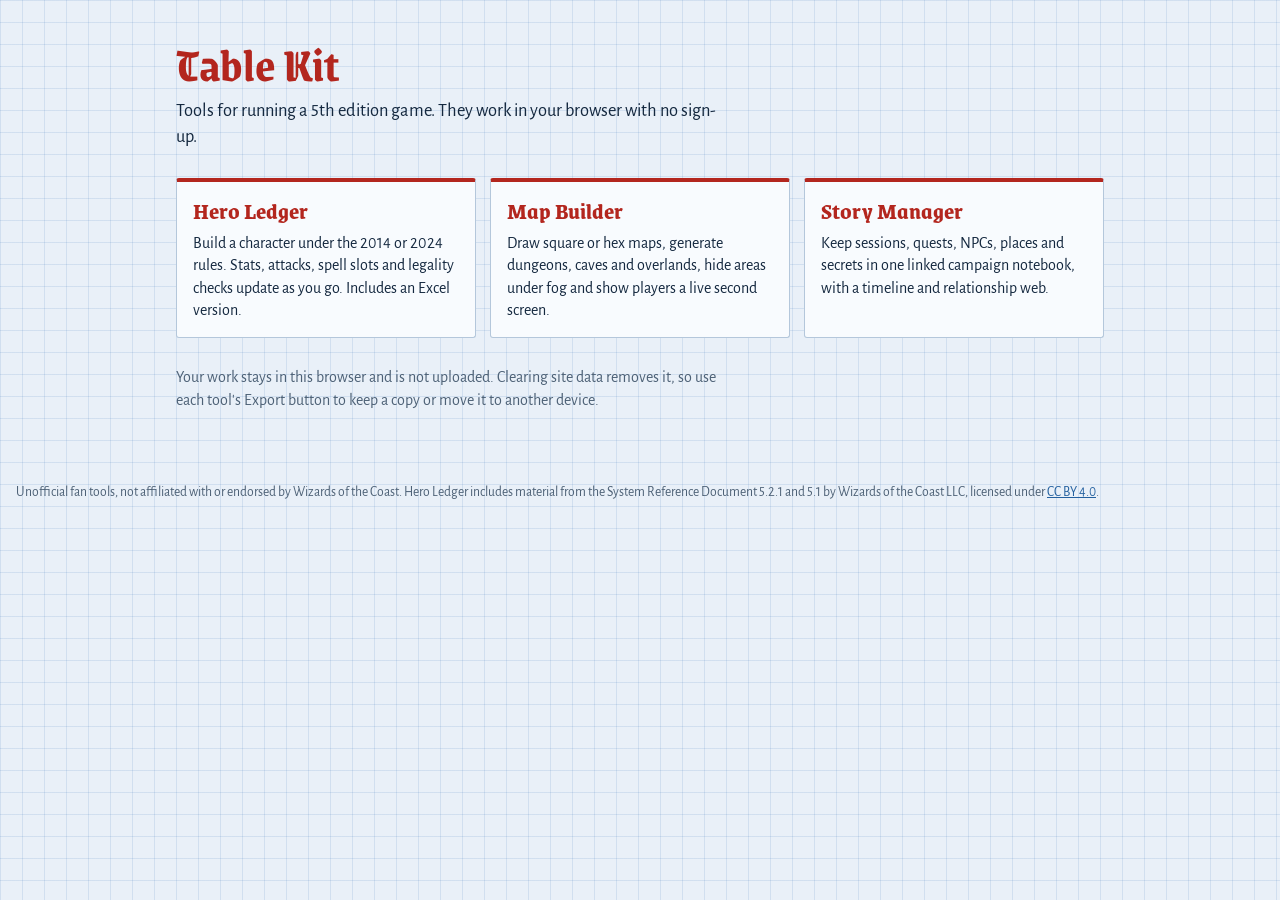
<file: docs/index.html>
<!doctype html>
<html lang="en"><head><meta charset="utf-8"><meta name="viewport" content="width=device-width,initial-scale=1">
<title>Table Kit</title>
<meta name="description" content="Free browser tools for 5th edition tabletop games: character builder, map builder and story manager.">
<link rel="stylesheet" href="https://fonts.googleapis.com/css2?family=Grenze+Gotisch:wght@500;700&family=Grenze:wght@500;700&family=Alegreya+Sans:wght@400;500;700&display=swap">
<link rel="stylesheet" href="shared.css">
<style>
main { max-width:960px; margin:0 auto; padding:40px 16px }
.lede { font-size:1.15rem; max-width:56ch; margin:10px 0 28px }
.tools { display:grid; grid-template-columns:repeat(auto-fit,minmax(260px,1fr)); gap:14px }
.tool { display:block; text-decoration:none; color:inherit; background:var(--card); border:1px solid var(--line); border-top:4px solid var(--accent); border-radius:3px; padding:16px }
.tool:hover { border-color:var(--blue) }
.tool h2 { color:var(--accent) }
.tool p { margin:0 }
.note { margin-top:28px; max-width:70ch }
</style></head><body>
<main>
<h1>Table Kit</h1>
<p class="lede">Tools for running a 5th edition game. They work in your browser with no sign-up.</p>
<div class="tools">
<a class="tool" href="hero-ledger/"><h2>Hero Ledger</h2><p>Build a character under the 2014 or 2024 rules. Stats, attacks, spell slots and legality checks update as you go. Includes an Excel version.</p></a>
<a class="tool" href="map-builder/"><h2>Map Builder</h2><p>Draw square or hex maps, generate dungeons, caves and overlands, hide areas under fog and show players a live second screen.</p></a>
<a class="tool" href="story-manager/"><h2>Story Manager</h2><p>Keep sessions, quests, NPCs, places and secrets in one linked campaign notebook, with a timeline and relationship web.</p></a>
</div>
<p class="note muted">Your work stays in this browser and is not uploaded. Clearing site data removes it, so use each tool's Export button to keep a copy or move it to another device.</p>
</main>
<footer>Unofficial fan tools, not affiliated with or endorsed by Wizards of the Coast. Hero Ledger includes material from the System Reference Document 5.2.1 and 5.1 by Wizards of the Coast LLC, licensed under <a href="https://creativecommons.org/licenses/by/4.0/legalcode">CC BY 4.0</a>.</footer>
</body></html>
</file>
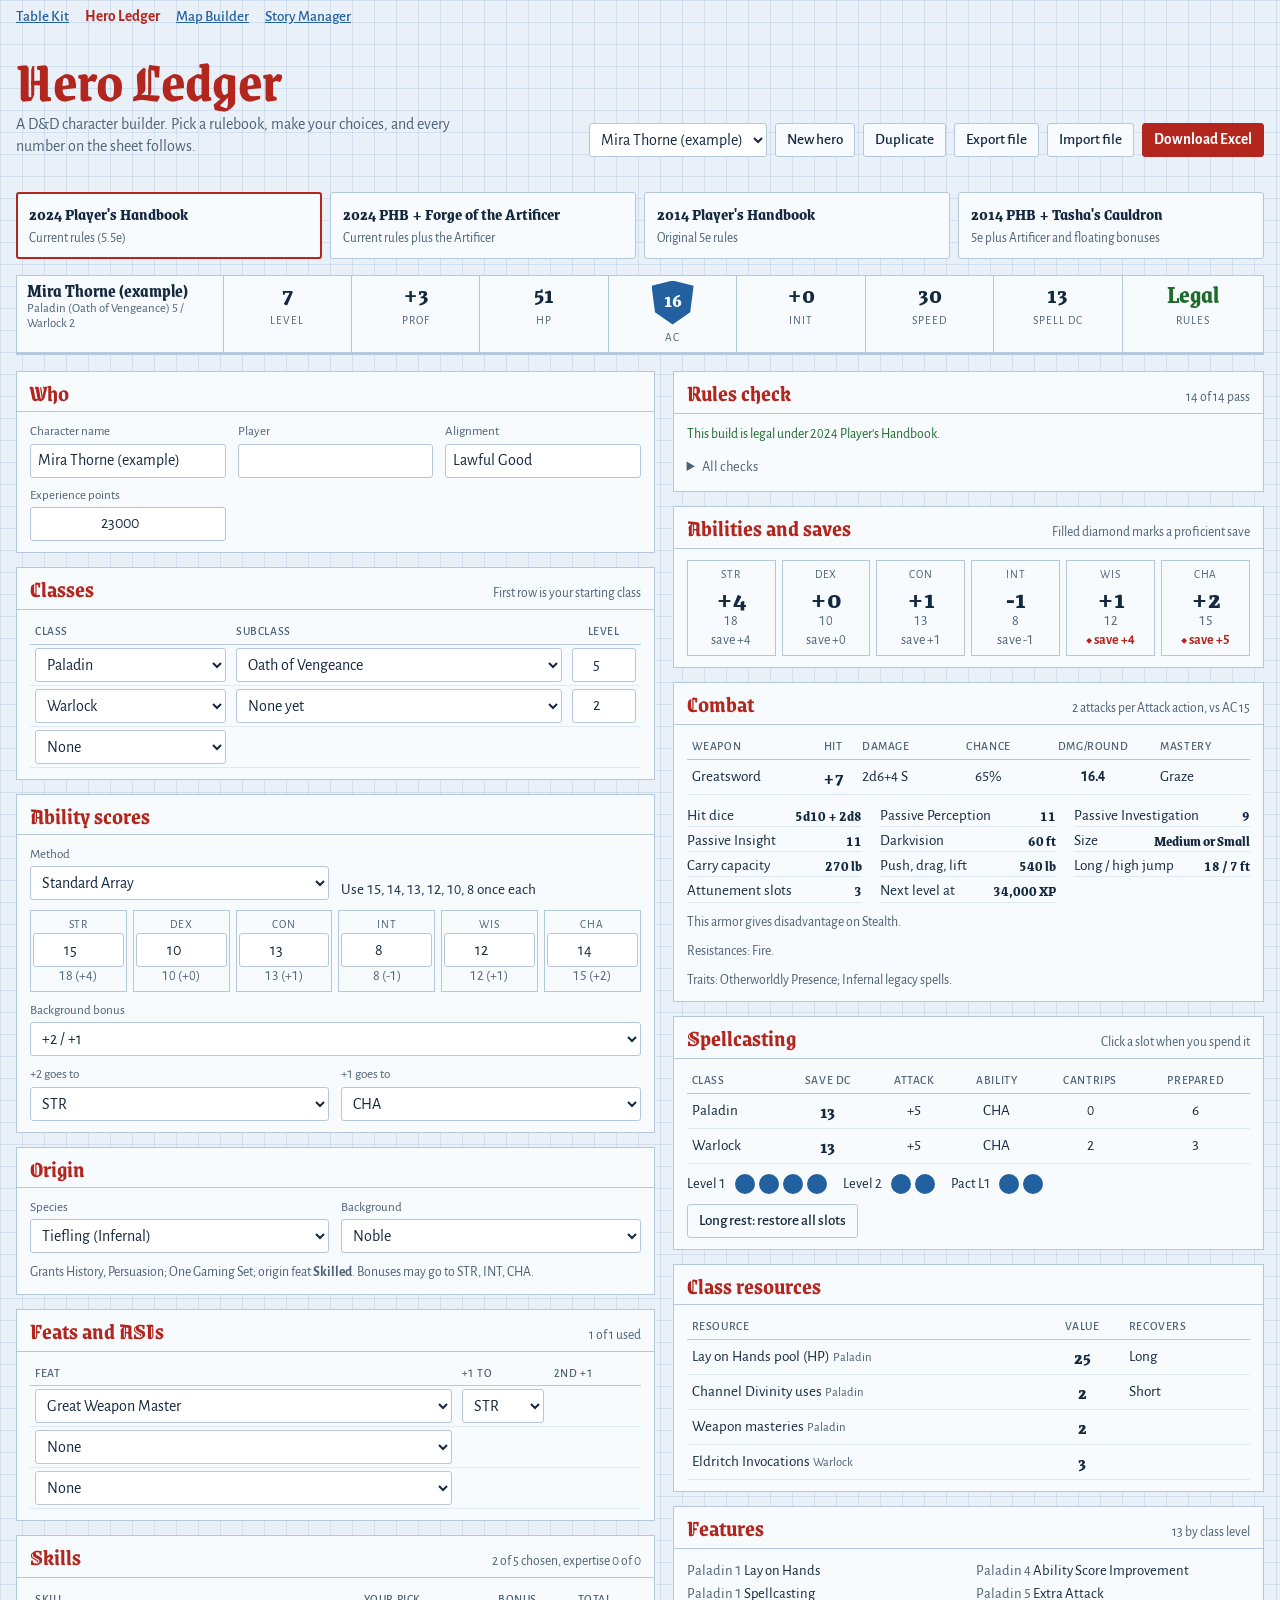
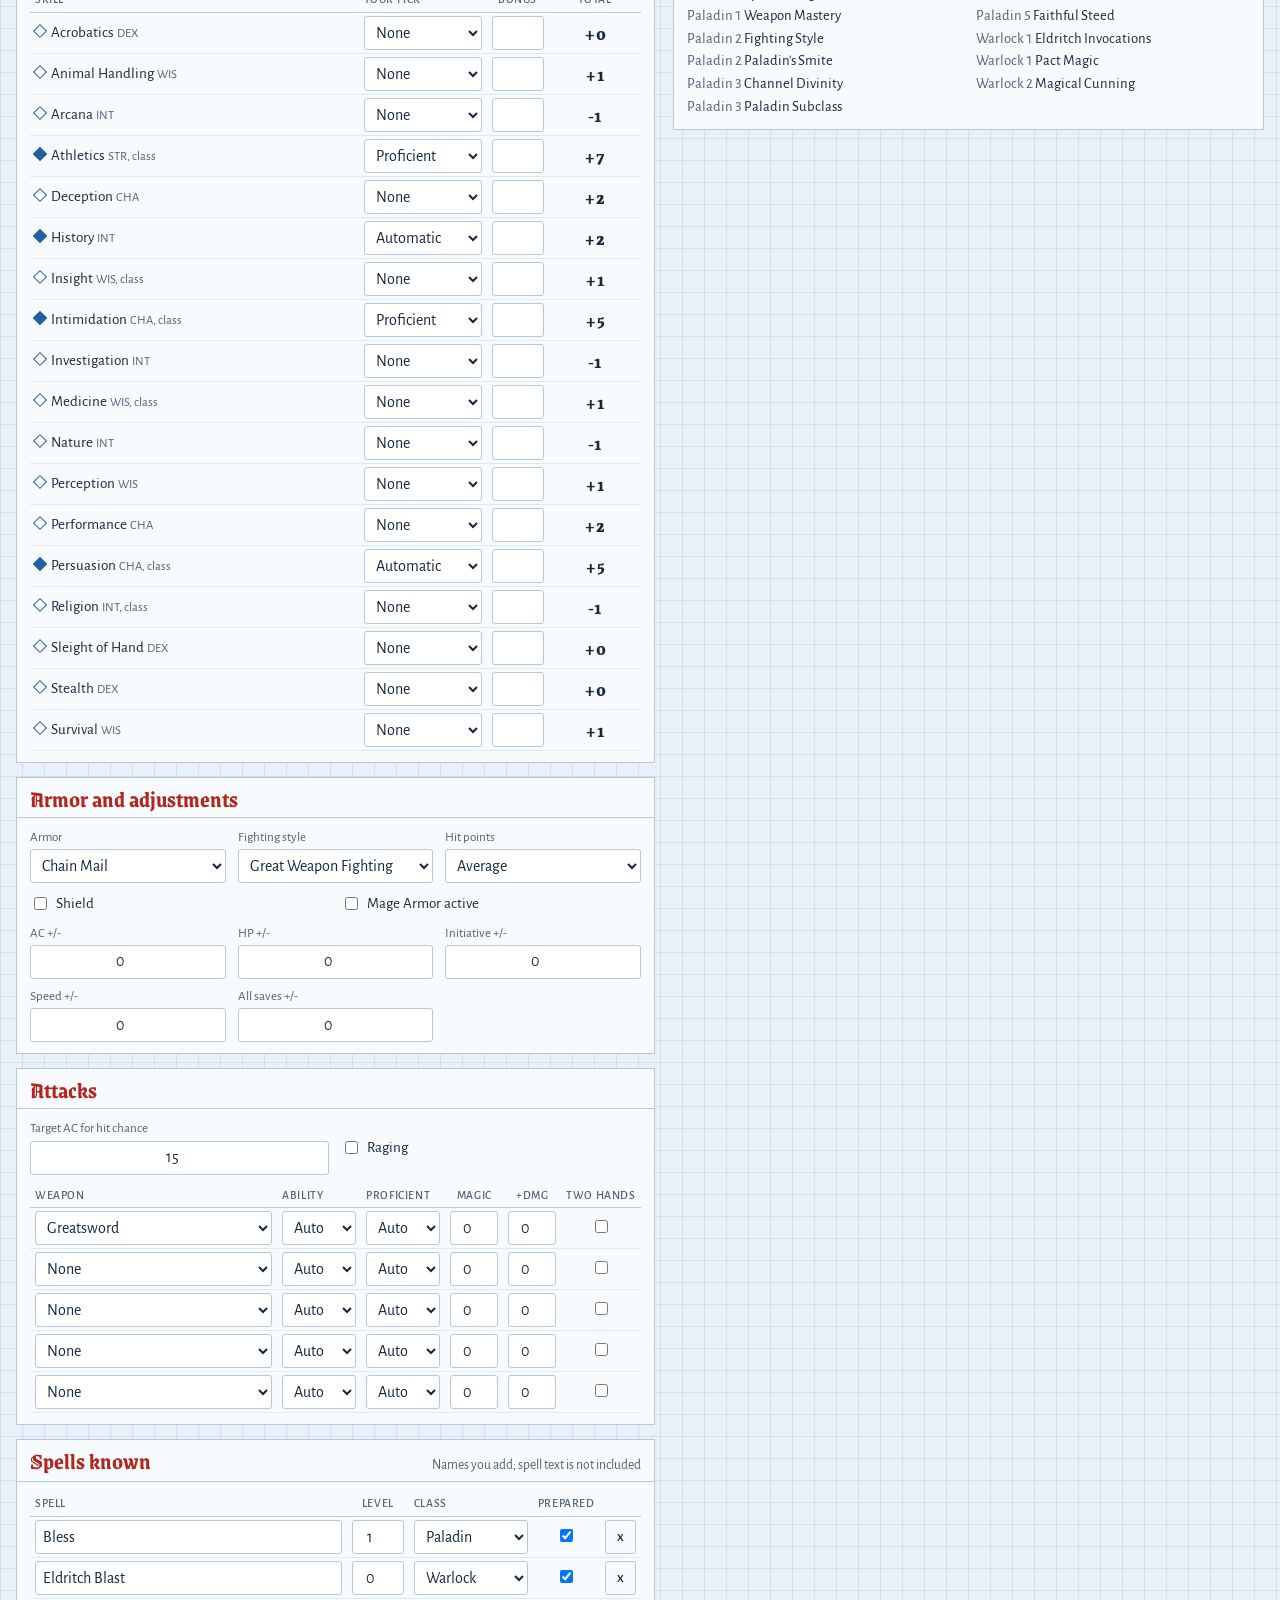
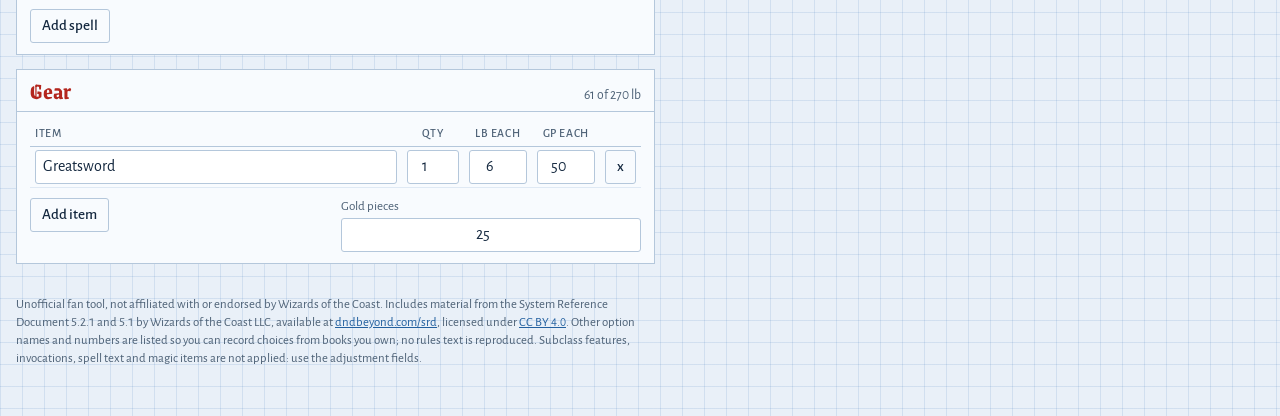
<file: docs/hero-ledger/index.html>
<!doctype html><html lang="en"><head><meta charset="utf-8"><meta name="viewport" content="width=device-width,initial-scale=1,viewport-fit=cover"></head><body style="margin:0"><style>.suite{font:500 .95rem "Alegreya Sans",system-ui,sans-serif;padding:8px 16px;display:flex;flex-wrap:wrap;gap:4px 16px}.suite a{color:var(--blue)}.suite b{color:var(--accent)}</style><nav class="suite" aria-label="Table Kit"><a href="../">Table Kit</a><b>Hero Ledger</b><a href="../map-builder/">Map Builder</a><a href="../story-manager/">Story Manager</a></nav><title>Hero Ledger</title>
<meta name="claude:viewport-fit-sides" content="cover">
<link rel="stylesheet" href="https://fonts.googleapis.com/css2?family=Grenze+Gotisch:wght@500;700&family=Grenze:wght@500;700&family=Alegreya+Sans:wght@400;500;700&display=swap">
<style>
/* Layout: an adventurer's graph-paper map sheet. Ruled blue grid, build ledger on the left, live character sheet on the right, vital numbers pinned on top. */
:root {
  --paper:#e9f0f8; --grid:rgba(47,109,181,.13); --card:#f8fbfe; --ink:#14283f; --soft:#4d6176; --line:#b4c7db; --accent:#b3261e; --accentink:#fff; --field:#fff; --blue:#23609f; --tint:#dfe9f4;
  --ok:#1e6b2b; --okbg:#dcefdc; --bad:#a3211a; --badbg:#f9dcd8; --pip:#23609f;
  --display:"Grenze Gotisch","Palatino Linotype",Georgia,serif; --num:"Grenze",Georgia,serif; --body:"Alegreya Sans","Trebuchet MS",system-ui,sans-serif;
}
@media (prefers-color-scheme: dark) { :root:not([data-theme="light"]) {
  --paper:#0c1826; --grid:rgba(126,170,222,.08); --card:#14243a; --ink:#dde8f4; --soft:#9db1c6; --line:#2e4763; --accent:#f07a70; --accentink:#2a0a07; --field:#0f1e30; --blue:#8ab9ec; --tint:#1c3048;
  --ok:#8bd69a; --okbg:#173522; --bad:#ffa79f; --badbg:#42191a; --pip:#8ab9ec; color-scheme:dark } }
:root[data-theme="dark"] {
  --paper:#0c1826; --grid:rgba(126,170,222,.08); --card:#14243a; --ink:#dde8f4; --soft:#9db1c6; --line:#2e4763; --accent:#f07a70; --accentink:#2a0a07; --field:#0f1e30; --blue:#8ab9ec; --tint:#1c3048;
  --ok:#8bd69a; --okbg:#173522; --bad:#ffa79f; --badbg:#42191a; --pip:#8ab9ec; color-scheme:dark }
* { box-sizing:border-box }
body { background-color:var(--paper); background-image:linear-gradient(var(--grid) 1px,transparent 1px),linear-gradient(90deg,var(--grid) 1px,transparent 1px); background-size:22px 22px; color:var(--ink); font:16px/1.4 var(--body); font-variant-numeric:lining-nums tabular-nums }
body::before { content:""; position:fixed; inset:0 0 auto; height:env(safe-area-inset-top,0px); z-index:10; background:var(--card) }
.wrap { max-width:1320px; margin:0 auto; padding-left:max(16px,env(safe-area-inset-left,0px)); padding-right:max(16px,env(safe-area-inset-right,0px)); padding-block:20px 48px }
header.top { display:flex; flex-wrap:wrap; align-items:end; gap:8px 24px; justify-content:space-between }
h1 { font:700 clamp(2.4rem,6vw,3.6rem)/.95 var(--display); margin:0; color:var(--accent) }
.tag { color:var(--soft); margin:4px 0 0; max-width:60ch }
.bar { display:flex; flex-wrap:wrap; gap:8px; align-items:center }
button { font:500 .95rem var(--body); color:var(--ink); background:var(--card); border:1px solid var(--line); border-radius:3px; padding:6px 11px; cursor:pointer; min-height:34px }
button:hover { border-color:var(--blue) }
button.primary { background:var(--accent); color:var(--accentink); border-color:var(--accent); font-weight:700 }
:focus-visible { outline:2px solid var(--blue); outline-offset:1px }
.rules { display:grid; grid-template-columns:repeat(auto-fit,minmax(210px,1fr)); gap:8px; margin:16px 0 }
.rules label { display:block; border:1px solid var(--line); background:var(--card); padding:9px 12px; cursor:pointer; border-radius:3px }
.rules input { position:absolute; opacity:0 }
.rules b { display:block; font:700 1.05rem var(--num) }
.rules small { color:var(--soft) }
.rules label:has(input:checked) { border:2px solid var(--accent); padding:8px 11px }
.rules label:has(input:focus-visible) { outline:2px solid var(--blue) }
.vitals { position:sticky; top:env(safe-area-inset-top,0px); z-index:9; background:var(--card); border:1px solid var(--line); display:grid; grid-template-columns:minmax(150px,1.6fr) repeat(7,minmax(58px,1fr)) minmax(100px,1.1fr); box-shadow:0 2px 0 var(--line) }
.vitals > div { padding:5px 10px; border-left:1px solid var(--line); text-align:center; min-width:0 }
.vitals > div:first-child { text-align:left; border-left:0 }
.vitals b { display:block; font:700 1.55rem/1.1 var(--num) }
.vitals span { font-size:.72rem; letter-spacing:.08em; text-transform:uppercase; color:var(--soft) }
.vitals .who { display:block; font:700 1.1rem/1.15 var(--num); letter-spacing:0; text-transform:none; color:var(--ink); overflow-wrap:anywhere }
.vitals .sub { display:block; font-size:.8rem; line-height:1.2; letter-spacing:0; text-transform:none }
.vitals .shield b { display:grid; place-items:center; width:42px; height:44px; margin:0 auto; background:var(--blue); color:var(--card); clip-path:polygon(50% 100%,8% 72%,0 12%,50% 0,100% 12%,92% 72%); font-size:1.3rem; padding-bottom:5px }
.status { display:block; text-decoration:none; color:inherit }
.status.good b { color:var(--ok) } .status.warn b { color:var(--bad) }
.cols { display:grid; grid-template-columns:minmax(0,1.08fr) minmax(0,1fr); gap:18px; margin-top:18px; align-items:start }
@media (max-width:1000px) { .cols { grid-template-columns:minmax(0,1fr) } .vitals { grid-template-columns:repeat(4,minmax(0,1fr)) } .vitals > div:first-child { grid-column:1/-1; border-bottom:1px solid var(--line) } .vitals > div { padding:3px 6px } .vitals > div:nth-child(6) { border-left:0 } .vitals > div:nth-child(n+6) { border-top:1px solid var(--line) } .vitals { position:static } }
section.card { background:var(--card); border:1px solid var(--line); margin-bottom:14px; min-width:0 }
.card > h2 { font:700 1.45rem/1 var(--display); margin:0; padding:9px 13px 7px; color:var(--accent); border-bottom:1px solid var(--line); display:flex; justify-content:space-between; gap:12px; align-items:baseline; flex-wrap:wrap }
.card > h2 small { font:400 .85rem var(--body); color:var(--soft) }
.in { padding:11px 13px; display:grid; gap:10px; min-width:0 }
.grid { display:grid; gap:9px 12px; grid-template-columns:repeat(auto-fit,minmax(150px,1fr)) }
label.f { display:grid; gap:2px; font-size:.82rem; color:var(--soft); min-width:0 }
select,input[type=text],input[type=number] { width:100%; min-width:0; min-height:34px; font:1rem var(--body); color:var(--ink); background:var(--field); border:1px solid var(--line); border-radius:3px; padding:4px 7px }
input[type=number] { text-align:center; padding:4px 2px }
.tbl { overflow-x:auto }
table { border-collapse:collapse; width:100%; font-size:.95rem }
th { font-size:.74rem; letter-spacing:.05em; text-transform:uppercase; color:var(--soft); font-weight:500; text-align:left; padding:3px 5px; border-bottom:1px solid var(--line); white-space:nowrap }
td { padding:3px 5px; border-bottom:1px solid var(--tint); vertical-align:middle }
td.n,th.n { text-align:center } td.big { font:700 1.2rem var(--num); text-align:center }
.pip { display:inline-block; width:10px; height:10px; transform:rotate(45deg); border:1.5px solid var(--pip); margin-right:6px; vertical-align:1px }
.pip.on { background:var(--pip) } .pip.dbl { background:var(--accent); border-color:var(--accent) }
.ab { display:grid; grid-template-columns:repeat(6,minmax(0,1fr)); gap:6px }
@media (max-width:560px){ .ab { grid-template-columns:repeat(3,minmax(0,1fr)) } }
.ab > div { border:1px solid var(--line); text-align:center; padding:6px 2px 4px; min-width:0 }
.ab small { display:block; font-size:.72rem; letter-spacing:.08em; color:var(--soft) }
.ab b { display:block; font:700 1.75rem/1 var(--num) }
.ab i { font-style:normal; display:block; color:var(--soft); font-size:.88rem }
.ab .prof { color:var(--accent); font-weight:700 }
.chk { list-style:none; margin:0; padding:0; display:grid; gap:3px }
.chk li { padding:3px 8px; border-radius:2px; font-size:.92rem } .chk .no { background:var(--badbg); color:var(--bad); font-weight:500 } .chk .yes { background:var(--okbg); color:var(--ok) }
details summary { cursor:pointer; color:var(--soft); font-size:.9rem; padding:3px 0 }
.slots { display:flex; flex-wrap:wrap; gap:6px 16px } .slots > div { display:flex; gap:4px; align-items:center; font-size:.9rem }
.slotpip { width:20px; height:20px; min-height:0; padding:0; border-radius:50%; border:2px solid var(--blue); background:var(--blue); cursor:pointer } .slotpip.used { background:transparent }
.feat { columns:2 200px; margin:0; padding:0; list-style:none; font-size:.92rem } .feat li { break-inside:avoid; padding:1px 0 } .feat em { font-style:normal; color:var(--soft) }
.two { display:grid; grid-template-columns:repeat(auto-fit,minmax(170px,1fr)); gap:3px 18px; font-size:.95rem } .two div { display:flex; justify-content:space-between; gap:8px; border-bottom:1px solid var(--tint) } .two b { font-family:var(--num); text-align:right }
.note { font-size:.86rem; color:var(--soft); margin:0 }
.msg { min-height:1.3em; font-size:.9rem; color:var(--soft) }
footer { color:var(--soft); font-size:.8rem; max-width:90ch; margin-top:18px }
footer a { color:var(--blue) }
@media (prefers-reduced-motion: no-preference){ button,.slotpip { transition:background .12s, border-color .12s } }
</style>
<div class="wrap">
<header class="top">
  <div><h1>Hero Ledger</h1><p class="tag">A D&amp;D character builder. Pick a rulebook, make your choices, and every number on the sheet follows.</p></div>
  <div class="bar" id="roster"></div>
</header>
<div class="msg" id="msg" role="status"></div>
<div class="rules" id="rulebooks" role="radiogroup" aria-label="Rulebook"></div>
<div class="vitals" id="vitals"></div>
<div class="cols">
  <div id="build"></div>
  <div id="sheet"></div>
</div>
<footer>Unofficial fan tool, not affiliated with or endorsed by Wizards of the Coast. Includes material from the System Reference Document 5.2.1 and 5.1 by Wizards of the Coast LLC, available at <a href="https://www.dndbeyond.com/srd">dndbeyond.com/srd</a>, licensed under <a href="https://creativecommons.org/licenses/by/4.0/legalcode">CC BY 4.0</a>. Other option names and numbers are listed so you can record choices from books you own; no rules text is reproduced. Subclass features, invocations, spell text and magic items are not applied: use the adjustment fields.</footer>
</div>
<script>window.HERO_DATA={
"rulesets": [
{
"id": "2024 Player's Handbook",
"era": 2024,
"artificer": 0,
"tasha": 0
},
{
"id": "2024 PHB + Forge of the Artificer",
"era": 2024,
"artificer": 1,
"tasha": 0
},
{
"id": "2014 Player's Handbook",
"era": 2014,
"artificer": 0,
"tasha": 0
},
{
"id": "2014 PHB + Tasha's Cauldron",
"era": 2014,
"artificer": 1,
"tasha": 1
}
],
"abilities": [
"STR",
"DEX",
"CON",
"INT",
"WIS",
"CHA"
],
"abilityNames": {
"STR": "Strength",
"DEX": "Dexterity",
"CON": "Constitution",
"INT": "Intelligence",
"WIS": "Wisdom",
"CHA": "Charisma"
},
"skills": [
{
"name": "Acrobatics",
"ability": "DEX"
},
{
"name": "Animal Handling",
"ability": "WIS"
},
{
"name": "Arcana",
"ability": "INT"
},
{
"name": "Athletics",
"ability": "STR"
},
{
"name": "Deception",
"ability": "CHA"
},
{
"name": "History",
"ability": "INT"
},
{
"name": "Insight",
"ability": "WIS"
},
{
"name": "Intimidation",
"ability": "CHA"
},
{
"name": "Investigation",
"ability": "INT"
},
{
"name": "Medicine",
"ability": "WIS"
},
{
"name": "Nature",
"ability": "INT"
},
{
"name": "Perception",
"ability": "WIS"
},
{
"name": "Performance",
"ability": "CHA"
},
{
"name": "Persuasion",
"ability": "CHA"
},
{
"name": "Religion",
"ability": "INT"
},
{
"name": "Sleight of Hand",
"ability": "DEX"
},
{
"name": "Stealth",
"ability": "DEX"
},
{
"name": "Survival",
"ability": "WIS"
}
],
"xp": [
0,
300,
900,
2700,
6500,
14000,
23000,
34000,
48000,
64000,
85000,
100000,
120000,
140000,
165000,
195000,
225000,
265000,
305000,
355000
],
"pointCost": {
"8": 0,
"9": 1,
"10": 2,
"11": 3,
"12": 4,
"13": 5,
"14": 7,
"15": 9
},
"slots": [
[
2,
0,
0,
0,
0,
0,
0,
0,
0
],
[
3,
0,
0,
0,
0,
0,
0,
0,
0
],
[
4,
2,
0,
0,
0,
0,
0,
0,
0
],
[
4,
3,
0,
0,
0,
0,
0,
0,
0
],
[
4,
3,
2,
0,
0,
0,
0,
0,
0
],
[
4,
3,
3,
0,
0,
0,
0,
0,
0
],
[
4,
3,
3,
1,
0,
0,
0,
0,
0
],
[
4,
3,
3,
2,
0,
0,
0,
0,
0
],
[
4,
3,
3,
3,
1,
0,
0,
0,
0
],
[
4,
3,
3,
3,
2,
0,
0,
0,
0
],
[
4,
3,
3,
3,
2,
1,
0,
0,
0
],
[
4,
3,
3,
3,
2,
1,
0,
0,
0
],
[
4,
3,
3,
3,
2,
1,
1,
0,
0
],
[
4,
3,
3,
3,
2,
1,
1,
0,
0
],
[
4,
3,
3,
3,
2,
1,
1,
1,
0
],
[
4,
3,
3,
3,
2,
1,
1,
1,
0
],
[
4,
3,
3,
3,
2,
1,
1,
1,
1
],
[
4,
3,
3,
3,
3,
1,
1,
1,
1
],
[
4,
3,
3,
3,
3,
2,
1,
1,
1
],
[
4,
3,
3,
3,
3,
2,
2,
1,
1
]
],
"pactN": [
1,
2,
2,
2,
2,
2,
2,
2,
2,
2,
3,
3,
3,
3,
3,
3,
4,
4,
4,
4
],
"pactL": [
1,
1,
2,
2,
3,
3,
4,
4,
5,
5,
5,
5,
5,
5,
5,
5,
5,
5,
5,
5
],
"classes": [
{
"name": "Barbarian",
"die": 12,
"saves": [
"STR",
"CON"
],
"caster": "none",
"ability": "",
"skillN": 2,
"skills24": [
"Animal Handling",
"Athletics",
"Intimidation",
"Nature",
"Perception",
"Survival"
],
"skills14": [
"Animal Handling",
"Athletics",
"Intimidation",
"Nature",
"Perception",
"Survival"
],
"req": [
"STR"
],
"reqMode": "ALL",
"armor24": "LMS",
"armor14": "LMS"
},
{
"name": "Bard",
"die": 8,
"saves": [
"DEX",
"CHA"
],
"caster": "full",
"ability": "CHA",
"skillN": 3,
"skills24": [
"Acrobatics",
"Animal Handling",
"Arcana",
"Athletics",
"Deception",
"History",
"Insight",
"Intimidation",
"Investigation",
"Medicine",
"Nature",
"Perception",
"Performance",
"Persuasion",
"Religion",
"Sleight of Hand",
"Stealth",
"Survival"
],
"skills14": [
"Acrobatics",
"Animal Handling",
"Arcana",
"Athletics",
"Deception",
"History",
"Insight",
"Intimidation",
"Investigation",
"Medicine",
"Nature",
"Perception",
"Performance",
"Persuasion",
"Religion",
"Sleight of Hand",
"Stealth",
"Survival"
],
"req": [
"CHA"
],
"reqMode": "ALL",
"armor24": "L",
"armor14": "L"
},
{
"name": "Cleric",
"die": 8,
"saves": [
"WIS",
"CHA"
],
"caster": "full",
"ability": "WIS",
"skillN": 2,
"skills24": [
"History",
"Insight",
"Medicine",
"Persuasion",
"Religion"
],
"skills14": [
"History",
"Insight",
"Medicine",
"Persuasion",
"Religion"
],
"req": [
"WIS"
],
"reqMode": "ALL",
"armor24": "LMS",
"armor14": "LMS"
},
{
"name": "Druid",
"die": 8,
"saves": [
"INT",
"WIS"
],
"caster": "full",
"ability": "WIS",
"skillN": 2,
"skills24": [
"Animal Handling",
"Arcana",
"Insight",
"Medicine",
"Nature",
"Perception",
"Religion",
"Survival"
],
"skills14": [
"Animal Handling",
"Arcana",
"Insight",
"Medicine",
"Nature",
"Perception",
"Religion",
"Survival"
],
"req": [
"WIS"
],
"reqMode": "ALL",
"armor24": "LS",
"armor14": "LS"
},
{
"name": "Fighter",
"die": 10,
"saves": [
"STR",
"CON"
],
"caster": "none",
"ability": "",
"skillN": 2,
"skills24": [
"Acrobatics",
"Animal Handling",
"Athletics",
"History",
"Insight",
"Intimidation",
"Perception",
"Persuasion",
"Survival"
],
"skills14": [
"Acrobatics",
"Animal Handling",
"Athletics",
"History",
"Insight",
"Intimidation",
"Perception",
"Survival"
],
"req": [
"STR",
"DEX"
],
"reqMode": "ANY",
"armor24": "LMHS",
"armor14": "LMHS"
},
{
"name": "Monk",
"die": 8,
"saves": [
"STR",
"DEX"
],
"caster": "none",
"ability": "",
"skillN": 2,
"skills24": [
"Acrobatics",
"Athletics",
"History",
"Insight",
"Religion",
"Stealth"
],
"skills14": [
"Acrobatics",
"Athletics",
"History",
"Insight",
"Religion",
"Stealth"
],
"req": [
"DEX",
"WIS"
],
"reqMode": "ALL",
"armor24": "",
"armor14": ""
},
{
"name": "Paladin",
"die": 10,
"saves": [
"WIS",
"CHA"
],
"caster": "half",
"ability": "CHA",
"skillN": 2,
"skills24": [
"Athletics",
"Insight",
"Intimidation",
"Medicine",
"Persuasion",
"Religion"
],
"skills14": [
"Athletics",
"Insight",
"Intimidation",
"Medicine",
"Persuasion",
"Religion"
],
"req": [
"STR",
"CHA"
],
"reqMode": "ALL",
"armor24": "LMHS",
"armor14": "LMHS"
},
{
"name": "Ranger",
"die": 10,
"saves": [
"STR",
"DEX"
],
"caster": "half",
"ability": "WIS",
"skillN": 3,
"skills24": [
"Animal Handling",
"Athletics",
"Insight",
"Investigation",
"Nature",
"Perception",
"Stealth",
"Survival"
],
"skills14": [
"Animal Handling",
"Athletics",
"Insight",
"Investigation",
"Nature",
"Perception",
"Stealth",
"Survival"
],
"req": [
"DEX",
"WIS"
],
"reqMode": "ALL",
"armor24": "LMS",
"armor14": "LMS"
},
{
"name": "Rogue",
"die": 8,
"saves": [
"DEX",
"INT"
],
"caster": "none",
"ability": "",
"skillN": 4,
"skills24": [
"Acrobatics",
"Athletics",
"Deception",
"Insight",
"Intimidation",
"Investigation",
"Perception",
"Persuasion",
"Sleight of Hand",
"Stealth"
],
"skills14": [
"Acrobatics",
"Athletics",
"Deception",
"Insight",
"Intimidation",
"Investigation",
"Perception",
"Performance",
"Persuasion",
"Sleight of Hand",
"Stealth"
],
"req": [
"DEX"
],
"reqMode": "ALL",
"armor24": "L",
"armor14": "L"
},
{
"name": "Sorcerer",
"die": 6,
"saves": [
"CON",
"CHA"
],
"caster": "full",
"ability": "CHA",
"skillN": 2,
"skills24": [
"Arcana",
"Deception",
"Insight",
"Intimidation",
"Persuasion",
"Religion"
],
"skills14": [
"Arcana",
"Deception",
"Insight",
"Intimidation",
"Persuasion",
"Religion"
],
"req": [
"CHA"
],
"reqMode": "ALL",
"armor24": "",
"armor14": ""
},
{
"name": "Warlock",
"die": 8,
"saves": [
"WIS",
"CHA"
],
"caster": "pact",
"ability": "CHA",
"skillN": 2,
"skills24": [
"Arcana",
"Deception",
"History",
"Intimidation",
"Investigation",
"Nature",
"Religion"
],
"skills14": [
"Arcana",
"Deception",
"History",
"Intimidation",
"Investigation",
"Nature",
"Religion"
],
"req": [
"CHA"
],
"reqMode": "ALL",
"armor24": "L",
"armor14": "L"
},
{
"name": "Wizard",
"die": 6,
"saves": [
"INT",
"WIS"
],
"caster": "full",
"ability": "INT",
"skillN": 2,
"skills24": [
"Arcana",
"History",
"Insight",
"Investigation",
"Medicine",
"Nature",
"Religion"
],
"skills14": [
"Arcana",
"History",
"Insight",
"Investigation",
"Medicine",
"Religion"
],
"req": [
"INT"
],
"reqMode": "ALL",
"armor24": "",
"armor14": ""
},
{
"name": "Artificer",
"die": 8,
"saves": [
"CON",
"INT"
],
"caster": "half",
"ability": "INT",
"skillN": 2,
"skills24": [
"Arcana",
"History",
"Investigation",
"Medicine",
"Nature",
"Perception",
"Sleight of Hand"
],
"skills14": [
"Arcana",
"History",
"Investigation",
"Medicine",
"Nature",
"Perception",
"Sleight of Hand"
],
"req": [
"INT"
],
"reqMode": "ALL",
"armor24": "LMS",
"armor14": "LMS"
}
],
"spellcasting": [
{
"era": 2024,
"name": "Bard",
"cantrips": [
2,
2,
2,
3,
3,
3,
3,
3,
3,
4,
4,
4,
4,
4,
4,
4,
4,
4,
4,
4
],
"mode": "table",
"prepared": [
4,
5,
6,
7,
9,
10,
11,
12,
14,
15,
16,
16,
17,
17,
18,
18,
19,
20,
21,
22
]
},
{
"era": 2024,
"name": "Cleric",
"cantrips": [
3,
3,
3,
4,
4,
4,
4,
4,
4,
5,
5,
5,
5,
5,
5,
5,
5,
5,
5,
5
],
"mode": "table",
"prepared": [
4,
5,
6,
7,
9,
10,
11,
12,
14,
15,
16,
16,
17,
17,
18,
18,
19,
20,
21,
22
]
},
{
"era": 2024,
"name": "Druid",
"cantrips": [
2,
2,
2,
3,
3,
3,
3,
3,
3,
4,
4,
4,
4,
4,
4,
4,
4,
4,
4,
4
],
"mode": "table",
"prepared": [
4,
5,
6,
7,
9,
10,
11,
12,
14,
15,
16,
16,
17,
17,
18,
18,
19,
20,
21,
22
]
},
{
"era": 2024,
"name": "Paladin",
"cantrips": [
0,
0,
0,
0,
0,
0,
0,
0,
0,
0,
0,
0,
0,
0,
0,
0,
0,
0,
0,
0
],
"mode": "table",
"prepared": [
2,
3,
4,
5,
6,
6,
7,
7,
9,
9,
10,
10,
11,
11,
12,
12,
14,
14,
15,
15
]
},
{
"era": 2024,
"name": "Ranger",
"cantrips": [
0,
0,
0,
0,
0,
0,
0,
0,
0,
0,
0,
0,
0,
0,
0,
0,
0,
0,
0,
0
],
"mode": "table",
"prepared": [
2,
3,
4,
5,
6,
6,
7,
7,
9,
9,
10,
10,
11,
11,
12,
12,
14,
14,
15,
15
]
},
{
"era": 2024,
"name": "Sorcerer",
"cantrips": [
4,
4,
4,
5,
5,
5,
5,
5,
5,
6,
6,
6,
6,
6,
6,
6,
6,
6,
6,
6
],
"mode": "table",
"prepared": [
2,
4,
6,
7,
9,
10,
11,
12,
14,
15,
16,
16,
17,
17,
18,
18,
19,
20,
21,
22
]
},
{
"era": 2024,
"name": "Warlock",
"cantrips": [
2,
2,
2,
3,
3,
3,
3,
3,
3,
4,
4,
4,
4,
4,
4,
4,
4,
4,
4,
4
],
"mode": "table",
"prepared": [
2,
3,
4,
5,
6,
7,
8,
9,
10,
10,
11,
11,
12,
12,
13,
13,
14,
14,
15,
15
]
},
{
"era": 2024,
"name": "Wizard",
"cantrips": [
3,
3,
3,
4,
4,
4,
4,
4,
4,
5,
5,
5,
5,
5,
5,
5,
5,
5,
5,
5
],
"mode": "table",
"prepared": [
4,
5,
6,
7,
9,
10,
11,
12,
14,
15,
16,
16,
17,
18,
19,
21,
22,
23,
24,
25
]
},
{
"era": 2024,
"name": "Artificer",
"cantrips": [
2,
2,
2,
2,
2,
2,
2,
2,
2,
3,
3,
3,
3,
4,
4,
4,
4,
4,
4,
4
],
"mode": "table",
"prepared": [
2,
3,
4,
5,
6,
6,
7,
7,
9,
9,
10,
10,
11,
11,
12,
12,
14,
14,
15,
15
]
},
{
"era": 2024,
"name": "Eldritch Knight",
"cantrips": [
0,
0,
2,
2,
2,
2,
2,
2,
2,
3,
3,
3,
3,
3,
3,
3,
3,
3,
3,
3
],
"mode": "table",
"prepared": [
0,
0,
3,
4,
4,
4,
5,
6,
6,
7,
8,
8,
9,
10,
10,
11,
11,
11,
12,
13
]
},
{
"era": 2024,
"name": "Arcane Trickster",
"cantrips": [
0,
0,
3,
3,
3,
3,
3,
3,
3,
4,
4,
4,
4,
4,
4,
4,
4,
4,
4,
4
],
"mode": "table",
"prepared": [
0,
0,
3,
4,
4,
4,
5,
6,
6,
7,
8,
8,
9,
10,
10,
11,
11,
11,
12,
13
]
},
{
"era": 2014,
"name": "Bard",
"cantrips": [
2,
2,
2,
3,
3,
3,
3,
3,
3,
4,
4,
4,
4,
4,
4,
4,
4,
4,
4,
4
],
"mode": "table",
"prepared": [
4,
5,
6,
7,
8,
9,
10,
11,
12,
14,
15,
15,
16,
18,
19,
19,
20,
22,
22,
22
]
},
{
"era": 2014,
"name": "Cleric",
"cantrips": [
3,
3,
3,
4,
4,
4,
4,
4,
4,
5,
5,
5,
5,
5,
5,
5,
5,
5,
5,
5
],
"mode": "level",
"prepared": [
0,
0,
0,
0,
0,
0,
0,
0,
0,
0,
0,
0,
0,
0,
0,
0,
0,
0,
0,
0
]
},
{
"era": 2014,
"name": "Druid",
"cantrips": [
2,
2,
2,
3,
3,
3,
3,
3,
3,
4,
4,
4,
4,
4,
4,
4,
4,
4,
4,
4
],
"mode": "level",
"prepared": [
0,
0,
0,
0,
0,
0,
0,
0,
0,
0,
0,
0,
0,
0,
0,
0,
0,
0,
0,
0
]
},
{
"era": 2014,
"name": "Paladin",
"cantrips": [
0,
0,
0,
0,
0,
0,
0,
0,
0,
0,
0,
0,
0,
0,
0,
0,
0,
0,
0,
0
],
"mode": "half",
"prepared": [
0,
0,
0,
0,
0,
0,
0,
0,
0,
0,
0,
0,
0,
0,
0,
0,
0,
0,
0,
0
]
},
{
"era": 2014,
"name": "Ranger",
"cantrips": [
0,
0,
0,
0,
0,
0,
0,
0,
0,
0,
0,
0,
0,
0,
0,
0,
0,
0,
0,
0
],
"mode": "table",
"prepared": [
0,
2,
3,
3,
4,
4,
5,
5,
6,
6,
7,
7,
8,
8,
9,
9,
10,
10,
11,
11
]
},
{
"era": 2014,
"name": "Sorcerer",
"cantrips": [
4,
4,
4,
5,
5,
5,
5,
5,
5,
6,
6,
6,
6,
6,
6,
6,
6,
6,
6,
6
],
"mode": "table",
"prepared": [
2,
3,
4,
5,
6,
7,
8,
9,
10,
11,
12,
12,
13,
13,
14,
14,
15,
15,
15,
15
]
},
{
"era": 2014,
"name": "Warlock",
"cantrips": [
2,
2,
2,
3,
3,
3,
3,
3,
3,
4,
4,
4,
4,
4,
4,
4,
4,
4,
4,
4
],
"mode": "table",
"prepared": [
2,
3,
4,
5,
6,
7,
8,
9,
10,
10,
11,
11,
12,
12,
13,
13,
14,
14,
15,
15
]
},
{
"era": 2014,
"name": "Wizard",
"cantrips": [
3,
3,
3,
4,
4,
4,
4,
4,
4,
5,
5,
5,
5,
5,
5,
5,
5,
5,
5,
5
],
"mode": "level",
"prepared": [
0,
0,
0,
0,
0,
0,
0,
0,
0,
0,
0,
0,
0,
0,
0,
0,
0,
0,
0,
0
]
},
{
"era": 2014,
"name": "Artificer",
"cantrips": [
2,
2,
2,
2,
2,
2,
2,
2,
2,
3,
3,
3,
3,
4,
4,
4,
4,
4,
4,
4
],
"mode": "half",
"prepared": [
0,
0,
0,
0,
0,
0,
0,
0,
0,
0,
0,
0,
0,
0,
0,
0,
0,
0,
0,
0
]
},
{
"era": 2014,
"name": "Eldritch Knight",
"cantrips": [
0,
0,
2,
2,
2,
2,
2,
2,
2,
3,
3,
3,
3,
3,
3,
3,
3,
3,
3,
3
],
"mode": "table",
"prepared": [
0,
0,
3,
4,
4,
4,
5,
6,
6,
7,
8,
8,
9,
10,
10,
11,
11,
11,
12,
13
]
},
{
"era": 2014,
"name": "Arcane Trickster",
"cantrips": [
0,
0,
3,
3,
3,
3,
3,
3,
3,
4,
4,
4,
4,
4,
4,
4,
4,
4,
4,
4
],
"mode": "table",
"prepared": [
0,
0,
3,
4,
4,
4,
5,
6,
6,
7,
8,
8,
9,
10,
10,
11,
11,
11,
12,
13
]
}
],
"subclasses": [
{
"era": 2024,
"cls": "Barbarian",
"name": "Path of the Berserker",
"level": 3,
"third": "",
"hpPerLevel": 0,
"ac": "",
"tasha": 0
},
{
"era": 2024,
"cls": "Barbarian",
"name": "Path of the Wild Heart",
"level": 3,
"third": "",
"hpPerLevel": 0,
"ac": "",
"tasha": 0
},
{
"era": 2024,
"cls": "Barbarian",
"name": "Path of the World Tree",
"level": 3,
"third": "",
"hpPerLevel": 0,
"ac": "",
"tasha": 0
},
{
"era": 2024,
"cls": "Barbarian",
"name": "Path of the Zealot",
"level": 3,
"third": "",
"hpPerLevel": 0,
"ac": "",
"tasha": 0
},
{
"era": 2024,
"cls": "Bard",
"name": "College of Dance",
"level": 3,
"third": "",
"hpPerLevel": 0,
"ac": "",
"tasha": 0
},
{
"era": 2024,
"cls": "Bard",
"name": "College of Glamour",
"level": 3,
"third": "",
"hpPerLevel": 0,
"ac": "",
"tasha": 0
},
{
"era": 2024,
"cls": "Bard",
"name": "College of Lore",
"level": 3,
"third": "",
"hpPerLevel": 0,
"ac": "",
"tasha": 0
},
{
"era": 2024,
"cls": "Bard",
"name": "College of Valor",
"level": 3,
"third": "",
"hpPerLevel": 0,
"ac": "",
"tasha": 0
},
{
"era": 2024,
"cls": "Cleric",
"name": "Life Domain",
"level": 3,
"third": "",
"hpPerLevel": 0,
"ac": "",
"tasha": 0
},
{
"era": 2024,
"cls": "Cleric",
"name": "Light Domain",
"level": 3,
"third": "",
"hpPerLevel": 0,
"ac": "",
"tasha": 0
},
{
"era": 2024,
"cls": "Cleric",
"name": "Trickery Domain",
"level": 3,
"third": "",
"hpPerLevel": 0,
"ac": "",
"tasha": 0
},
{
"era": 2024,
"cls": "Cleric",
"name": "War Domain",
"level": 3,
"third": "",
"hpPerLevel": 0,
"ac": "",
"tasha": 0
},
{
"era": 2024,
"cls": "Druid",
"name": "Circle of the Land",
"level": 3,
"third": "",
"hpPerLevel": 0,
"ac": "",
"tasha": 0
},
{
"era": 2024,
"cls": "Druid",
"name": "Circle of the Moon",
"level": 3,
"third": "",
"hpPerLevel": 0,
"ac": "",
"tasha": 0
},
{
"era": 2024,
"cls": "Druid",
"name": "Circle of the Sea",
"level": 3,
"third": "",
"hpPerLevel": 0,
"ac": "",
"tasha": 0
},
{
"era": 2024,
"cls": "Druid",
"name": "Circle of the Stars",
"level": 3,
"third": "",
"hpPerLevel": 0,
"ac": "",
"tasha": 0
},
{
"era": 2024,
"cls": "Fighter",
"name": "Battle Master",
"level": 3,
"third": "",
"hpPerLevel": 0,
"ac": "",
"tasha": 0
},
{
"era": 2024,
"cls": "Fighter",
"name": "Champion",
"level": 3,
"third": "",
"hpPerLevel": 0,
"ac": "",
"tasha": 0
},
{
"era": 2024,
"cls": "Fighter",
"name": "Eldritch Knight",
"level": 3,
"third": "Eldritch Knight",
"hpPerLevel": 0,
"ac": "",
"tasha": 0
},
{
"era": 2024,
"cls": "Fighter",
"name": "Psi Warrior",
"level": 3,
"third": "",
"hpPerLevel": 0,
"ac": "",
"tasha": 0
},
{
"era": 2024,
"cls": "Monk",
"name": "Warrior of Mercy",
"level": 3,
"third": "",
"hpPerLevel": 0,
"ac": "",
"tasha": 0
},
{
"era": 2024,
"cls": "Monk",
"name": "Warrior of Shadow",
"level": 3,
"third": "",
"hpPerLevel": 0,
"ac": "",
"tasha": 0
},
{
"era": 2024,
"cls": "Monk",
"name": "Warrior of the Elements",
"level": 3,
"third": "",
"hpPerLevel": 0,
"ac": "",
"tasha": 0
},
{
"era": 2024,
"cls": "Monk",
"name": "Warrior of the Open Hand",
"level": 3,
"third": "",
"hpPerLevel": 0,
"ac": "",
"tasha": 0
},
{
"era": 2024,
"cls": "Paladin",
"name": "Oath of Devotion",
"level": 3,
"third": "",
"hpPerLevel": 0,
"ac": "",
"tasha": 0
},
{
"era": 2024,
"cls": "Paladin",
"name": "Oath of Glory",
"level": 3,
"third": "",
"hpPerLevel": 0,
"ac": "",
"tasha": 0
},
{
"era": 2024,
"cls": "Paladin",
"name": "Oath of the Ancients",
"level": 3,
"third": "",
"hpPerLevel": 0,
"ac": "",
"tasha": 0
},
{
"era": 2024,
"cls": "Paladin",
"name": "Oath of Vengeance",
"level": 3,
"third": "",
"hpPerLevel": 0,
"ac": "",
"tasha": 0
},
{
"era": 2024,
"cls": "Ranger",
"name": "Beast Master",
"level": 3,
"third": "",
"hpPerLevel": 0,
"ac": "",
"tasha": 0
},
{
"era": 2024,
"cls": "Ranger",
"name": "Fey Wanderer",
"level": 3,
"third": "",
"hpPerLevel": 0,
"ac": "",
"tasha": 0
},
{
"era": 2024,
"cls": "Ranger",
"name": "Gloom Stalker",
"level": 3,
"third": "",
"hpPerLevel": 0,
"ac": "",
"tasha": 0
},
{
"era": 2024,
"cls": "Ranger",
"name": "Hunter",
"level": 3,
"third": "",
"hpPerLevel": 0,
"ac": "",
"tasha": 0
},
{
"era": 2024,
"cls": "Rogue",
"name": "Arcane Trickster",
"level": 3,
"third": "Arcane Trickster",
"hpPerLevel": 0,
"ac": "",
"tasha": 0
},
{
"era": 2024,
"cls": "Rogue",
"name": "Assassin",
"level": 3,
"third": "",
"hpPerLevel": 0,
"ac": "",
"tasha": 0
},
{
"era": 2024,
"cls": "Rogue",
"name": "Soulknife",
"level": 3,
"third": "",
"hpPerLevel": 0,
"ac": "",
"tasha": 0
},
{
"era": 2024,
"cls": "Rogue",
"name": "Thief",
"level": 3,
"third": "",
"hpPerLevel": 0,
"ac": "",
"tasha": 0
},
{
"era": 2024,
"cls": "Sorcerer",
"name": "Aberrant Sorcery",
"level": 3,
"third": "",
"hpPerLevel": 0,
"ac": "",
"tasha": 0
},
{
"era": 2024,
"cls": "Sorcerer",
"name": "Clockwork Sorcery",
"level": 3,
"third": "",
"hpPerLevel": 0,
"ac": "",
"tasha": 0
},
{
"era": 2024,
"cls": "Sorcerer",
"name": "Draconic Sorcery",
"level": 3,
"third": "",
"hpPerLevel": 1,
"ac": "10+DEX+CHA",
"tasha": 0
},
{
"era": 2024,
"cls": "Sorcerer",
"name": "Wild Magic Sorcery",
"level": 3,
"third": "",
"hpPerLevel": 0,
"ac": "",
"tasha": 0
},
{
"era": 2024,
"cls": "Warlock",
"name": "Archfey Patron",
"level": 3,
"third": "",
"hpPerLevel": 0,
"ac": "",
"tasha": 0
},
{
"era": 2024,
"cls": "Warlock",
"name": "Celestial Patron",
"level": 3,
"third": "",
"hpPerLevel": 0,
"ac": "",
"tasha": 0
},
{
"era": 2024,
"cls": "Warlock",
"name": "Fiend Patron",
"level": 3,
"third": "",
"hpPerLevel": 0,
"ac": "",
"tasha": 0
},
{
"era": 2024,
"cls": "Warlock",
"name": "Great Old One Patron",
"level": 3,
"third": "",
"hpPerLevel": 0,
"ac": "",
"tasha": 0
},
{
"era": 2024,
"cls": "Wizard",
"name": "Abjurer",
"level": 3,
"third": "",
"hpPerLevel": 0,
"ac": "",
"tasha": 0
},
{
"era": 2024,
"cls": "Wizard",
"name": "Diviner",
"level": 3,
"third": "",
"hpPerLevel": 0,
"ac": "",
"tasha": 0
},
{
"era": 2024,
"cls": "Wizard",
"name": "Evoker",
"level": 3,
"third": "",
"hpPerLevel": 0,
"ac": "",
"tasha": 0
},
{
"era": 2024,
"cls": "Wizard",
"name": "Illusionist",
"level": 3,
"third": "",
"hpPerLevel": 0,
"ac": "",
"tasha": 0
},
{
"era": 2024,
"cls": "Artificer",
"name": "Alchemist",
"level": 3,
"third": "",
"hpPerLevel": 0,
"ac": "",
"tasha": 0
},
{
"era": 2024,
"cls": "Artificer",
"name": "Armorer",
"level": 3,
"third": "",
"hpPerLevel": 0,
"ac": "",
"tasha": 0
},
{
"era": 2024,
"cls": "Artificer",
"name": "Artillerist",
"level": 3,
"third": "",
"hpPerLevel": 0,
"ac": "",
"tasha": 0
},
{
"era": 2024,
"cls": "Artificer",
"name": "Battle Smith",
"level": 3,
"third": "",
"hpPerLevel": 0,
"ac": "",
"tasha": 0
},
{
"era": 2024,
"cls": "Artificer",
"name": "Cartographer",
"level": 3,
"third": "",
"hpPerLevel": 0,
"ac": "",
"tasha": 0
},
{
"era": 2024,
"cls": "Artificer",
"name": "Reanimator",
"level": 3,
"third": "",
"hpPerLevel": 0,
"ac": "",
"tasha": 0
},
{
"era": 2014,
"cls": "Barbarian",
"name": "Path of the Berserker",
"level": 3,
"third": "",
"hpPerLevel": 0,
"ac": "",
"tasha": 0
},
{
"era": 2014,
"cls": "Barbarian",
"name": "Path of the Totem Warrior",
"level": 3,
"third": "",
"hpPerLevel": 0,
"ac": "",
"tasha": 0
},
{
"era": 2014,
"cls": "Bard",
"name": "College of Lore",
"level": 3,
"third": "",
"hpPerLevel": 0,
"ac": "",
"tasha": 0
},
{
"era": 2014,
"cls": "Bard",
"name": "College of Valor",
"level": 3,
"third": "",
"hpPerLevel": 0,
"ac": "",
"tasha": 0
},
{
"era": 2014,
"cls": "Cleric",
"name": "Knowledge Domain",
"level": 1,
"third": "",
"hpPerLevel": 0,
"ac": "",
"tasha": 0
},
{
"era": 2014,
"cls": "Cleric",
"name": "Life Domain",
"level": 1,
"third": "",
"hpPerLevel": 0,
"ac": "",
"tasha": 0
},
{
"era": 2014,
"cls": "Cleric",
"name": "Light Domain",
"level": 1,
"third": "",
"hpPerLevel": 0,
"ac": "",
"tasha": 0
},
{
"era": 2014,
"cls": "Cleric",
"name": "Nature Domain",
"level": 1,
"third": "",
"hpPerLevel": 0,
"ac": "",
"tasha": 0
},
{
"era": 2014,
"cls": "Cleric",
"name": "Tempest Domain",
"level": 1,
"third": "",
"hpPerLevel": 0,
"ac": "",
"tasha": 0
},
{
"era": 2014,
"cls": "Cleric",
"name": "Trickery Domain",
"level": 1,
"third": "",
"hpPerLevel": 0,
"ac": "",
"tasha": 0
},
{
"era": 2014,
"cls": "Cleric",
"name": "War Domain",
"level": 1,
"third": "",
"hpPerLevel": 0,
"ac": "",
"tasha": 0
},
{
"era": 2014,
"cls": "Druid",
"name": "Circle of the Land",
"level": 2,
"third": "",
"hpPerLevel": 0,
"ac": "",
"tasha": 0
},
{
"era": 2014,
"cls": "Druid",
"name": "Circle of the Moon",
"level": 2,
"third": "",
"hpPerLevel": 0,
"ac": "",
"tasha": 0
},
{
"era": 2014,
"cls": "Fighter",
"name": "Battle Master",
"level": 3,
"third": "",
"hpPerLevel": 0,
"ac": "",
"tasha": 0
},
{
"era": 2014,
"cls": "Fighter",
"name": "Champion",
"level": 3,
"third": "",
"hpPerLevel": 0,
"ac": "",
"tasha": 0
},
{
"era": 2014,
"cls": "Fighter",
"name": "Eldritch Knight",
"level": 3,
"third": "Eldritch Knight",
"hpPerLevel": 0,
"ac": "",
"tasha": 0
},
{
"era": 2014,
"cls": "Monk",
"name": "Way of Shadow",
"level": 3,
"third": "",
"hpPerLevel": 0,
"ac": "",
"tasha": 0
},
{
"era": 2014,
"cls": "Monk",
"name": "Way of the Four Elements",
"level": 3,
"third": "",
"hpPerLevel": 0,
"ac": "",
"tasha": 0
},
{
"era": 2014,
"cls": "Monk",
"name": "Way of the Open Hand",
"level": 3,
"third": "",
"hpPerLevel": 0,
"ac": "",
"tasha": 0
},
{
"era": 2014,
"cls": "Paladin",
"name": "Oath of Devotion",
"level": 3,
"third": "",
"hpPerLevel": 0,
"ac": "",
"tasha": 0
},
{
"era": 2014,
"cls": "Paladin",
"name": "Oath of the Ancients",
"level": 3,
"third": "",
"hpPerLevel": 0,
"ac": "",
"tasha": 0
},
{
"era": 2014,
"cls": "Paladin",
"name": "Oath of Vengeance",
"level": 3,
"third": "",
"hpPerLevel": 0,
"ac": "",
"tasha": 0
},
{
"era": 2014,
"cls": "Ranger",
"name": "Beast Master",
"level": 3,
"third": "",
"hpPerLevel": 0,
"ac": "",
"tasha": 0
},
{
"era": 2014,
"cls": "Ranger",
"name": "Hunter",
"level": 3,
"third": "",
"hpPerLevel": 0,
"ac": "",
"tasha": 0
},
{
"era": 2014,
"cls": "Rogue",
"name": "Arcane Trickster",
"level": 3,
"third": "Arcane Trickster",
"hpPerLevel": 0,
"ac": "",
"tasha": 0
},
{
"era": 2014,
"cls": "Rogue",
"name": "Assassin",
"level": 3,
"third": "",
"hpPerLevel": 0,
"ac": "",
"tasha": 0
},
{
"era": 2014,
"cls": "Rogue",
"name": "Thief",
"level": 3,
"third": "",
"hpPerLevel": 0,
"ac": "",
"tasha": 0
},
{
"era": 2014,
"cls": "Sorcerer",
"name": "Draconic Bloodline",
"level": 1,
"third": "",
"hpPerLevel": 1,
"ac": "13+DEX",
"tasha": 0
},
{
"era": 2014,
"cls": "Sorcerer",
"name": "Wild Magic",
"level": 1,
"third": "",
"hpPerLevel": 0,
"ac": "",
"tasha": 0
},
{
"era": 2014,
"cls": "Warlock",
"name": "The Archfey",
"level": 1,
"third": "",
"hpPerLevel": 0,
"ac": "",
"tasha": 0
},
{
"era": 2014,
"cls": "Warlock",
"name": "The Fiend",
"level": 1,
"third": "",
"hpPerLevel": 0,
"ac": "",
"tasha": 0
},
{
"era": 2014,
"cls": "Warlock",
"name": "The Great Old One",
"level": 1,
"third": "",
"hpPerLevel": 0,
"ac": "",
"tasha": 0
},
{
"era": 2014,
"cls": "Wizard",
"name": "School of Abjuration",
"level": 2,
"third": "",
"hpPerLevel": 0,
"ac": "",
"tasha": 0
},
{
"era": 2014,
"cls": "Wizard",
"name": "School of Conjuration",
"level": 2,
"third": "",
"hpPerLevel": 0,
"ac": "",
"tasha": 0
},
{
"era": 2014,
"cls": "Wizard",
"name": "School of Divination",
"level": 2,
"third": "",
"hpPerLevel": 0,
"ac": "",
"tasha": 0
},
{
"era": 2014,
"cls": "Wizard",
"name": "School of Enchantment",
"level": 2,
"third": "",
"hpPerLevel": 0,
"ac": "",
"tasha": 0
},
{
"era": 2014,
"cls": "Wizard",
"name": "School of Evocation",
"level": 2,
"third": "",
"hpPerLevel": 0,
"ac": "",
"tasha": 0
},
{
"era": 2014,
"cls": "Wizard",
"name": "School of Illusion",
"level": 2,
"third": "",
"hpPerLevel": 0,
"ac": "",
"tasha": 0
},
{
"era": 2014,
"cls": "Wizard",
"name": "School of Necromancy",
"level": 2,
"third": "",
"hpPerLevel": 0,
"ac": "",
"tasha": 0
},
{
"era": 2014,
"cls": "Wizard",
"name": "School of Transmutation",
"level": 2,
"third": "",
"hpPerLevel": 0,
"ac": "",
"tasha": 0
},
{
"era": 2014,
"cls": "Barbarian",
"name": "Path of the Beast",
"level": 3,
"third": "",
"hpPerLevel": 0,
"ac": "",
"tasha": 1
},
{
"era": 2014,
"cls": "Barbarian",
"name": "Path of Wild Magic",
"level": 3,
"third": "",
"hpPerLevel": 0,
"ac": "",
"tasha": 1
},
{
"era": 2014,
"cls": "Bard",
"name": "College of Creation",
"level": 3,
"third": "",
"hpPerLevel": 0,
"ac": "",
"tasha": 1
},
{
"era": 2014,
"cls": "Bard",
"name": "College of Eloquence",
"level": 3,
"third": "",
"hpPerLevel": 0,
"ac": "",
"tasha": 1
},
{
"era": 2014,
"cls": "Cleric",
"name": "Order Domain",
"level": 1,
"third": "",
"hpPerLevel": 0,
"ac": "",
"tasha": 1
},
{
"era": 2014,
"cls": "Cleric",
"name": "Peace Domain",
"level": 1,
"third": "",
"hpPerLevel": 0,
"ac": "",
"tasha": 1
},
{
"era": 2014,
"cls": "Cleric",
"name": "Twilight Domain",
"level": 1,
"third": "",
"hpPerLevel": 0,
"ac": "",
"tasha": 1
},
{
"era": 2014,
"cls": "Druid",
"name": "Circle of Spores",
"level": 2,
"third": "",
"hpPerLevel": 0,
"ac": "",
"tasha": 1
},
{
"era": 2014,
"cls": "Druid",
"name": "Circle of Stars",
"level": 2,
"third": "",
"hpPerLevel": 0,
"ac": "",
"tasha": 1
},
{
"era": 2014,
"cls": "Druid",
"name": "Circle of Wildfire",
"level": 2,
"third": "",
"hpPerLevel": 0,
"ac": "",
"tasha": 1
},
{
"era": 2014,
"cls": "Fighter",
"name": "Psi Warrior",
"level": 3,
"third": "",
"hpPerLevel": 0,
"ac": "",
"tasha": 1
},
{
"era": 2014,
"cls": "Fighter",
"name": "Rune Knight",
"level": 3,
"third": "",
"hpPerLevel": 0,
"ac": "",
"tasha": 1
},
{
"era": 2014,
"cls": "Monk",
"name": "Way of Mercy",
"level": 3,
"third": "",
"hpPerLevel": 0,
"ac": "",
"tasha": 1
},
{
"era": 2014,
"cls": "Monk",
"name": "Way of the Astral Self",
"level": 3,
"third": "",
"hpPerLevel": 0,
"ac": "",
"tasha": 1
},
{
"era": 2014,
"cls": "Paladin",
"name": "Oath of Glory",
"level": 3,
"third": "",
"hpPerLevel": 0,
"ac": "",
"tasha": 1
},
{
"era": 2014,
"cls": "Paladin",
"name": "Oath of the Watchers",
"level": 3,
"third": "",
"hpPerLevel": 0,
"ac": "",
"tasha": 1
},
{
"era": 2014,
"cls": "Ranger",
"name": "Fey Wanderer",
"level": 3,
"third": "",
"hpPerLevel": 0,
"ac": "",
"tasha": 1
},
{
"era": 2014,
"cls": "Ranger",
"name": "Swarmkeeper",
"level": 3,
"third": "",
"hpPerLevel": 0,
"ac": "",
"tasha": 1
},
{
"era": 2014,
"cls": "Rogue",
"name": "Phantom",
"level": 3,
"third": "",
"hpPerLevel": 0,
"ac": "",
"tasha": 1
},
{
"era": 2014,
"cls": "Rogue",
"name": "Soulknife",
"level": 3,
"third": "",
"hpPerLevel": 0,
"ac": "",
"tasha": 1
},
{
"era": 2014,
"cls": "Sorcerer",
"name": "Aberrant Mind",
"level": 1,
"third": "",
"hpPerLevel": 0,
"ac": "",
"tasha": 1
},
{
"era": 2014,
"cls": "Sorcerer",
"name": "Clockwork Soul",
"level": 1,
"third": "",
"hpPerLevel": 0,
"ac": "",
"tasha": 1
},
{
"era": 2014,
"cls": "Warlock",
"name": "The Fathomless",
"level": 1,
"third": "",
"hpPerLevel": 0,
"ac": "",
"tasha": 1
},
{
"era": 2014,
"cls": "Warlock",
"name": "The Genie",
"level": 1,
"third": "",
"hpPerLevel": 0,
"ac": "",
"tasha": 1
},
{
"era": 2014,
"cls": "Wizard",
"name": "Bladesinging",
"level": 2,
"third": "",
"hpPerLevel": 0,
"ac": "",
"tasha": 1
},
{
"era": 2014,
"cls": "Wizard",
"name": "Order of Scribes",
"level": 2,
"third": "",
"hpPerLevel": 0,
"ac": "",
"tasha": 1
},
{
"era": 2014,
"cls": "Artificer",
"name": "Alchemist",
"level": 3,
"third": "",
"hpPerLevel": 0,
"ac": "",
"tasha": 1
},
{
"era": 2014,
"cls": "Artificer",
"name": "Armorer",
"level": 3,
"third": "",
"hpPerLevel": 0,
"ac": "",
"tasha": 1
},
{
"era": 2014,
"cls": "Artificer",
"name": "Artillerist",
"level": 3,
"third": "",
"hpPerLevel": 0,
"ac": "",
"tasha": 1
},
{
"era": 2014,
"cls": "Artificer",
"name": "Battle Smith",
"level": 3,
"third": "",
"hpPerLevel": 0,
"ac": "",
"tasha": 1
}
],
"features": [
{
"era": 2024,
"cls": "Barbarian",
"level": 1,
"name": "Rage"
},
{
"era": 2024,
"cls": "Barbarian",
"level": 1,
"name": "Unarmored Defense"
},
{
"era": 2024,
"cls": "Barbarian",
"level": 1,
"name": "Weapon Mastery"
},
{
"era": 2024,
"cls": "Barbarian",
"level": 2,
"name": "Danger Sense"
},
{
"era": 2024,
"cls": "Barbarian",
"level": 2,
"name": "Reckless Attack"
},
{
"era": 2024,
"cls": "Barbarian",
"level": 3,
"name": "Barbarian Subclass"
},
{
"era": 2024,
"cls": "Barbarian",
"level": 3,
"name": "Primal Knowledge"
},
{
"era": 2024,
"cls": "Barbarian",
"level": 4,
"name": "Ability Score Improvement"
},
{
"era": 2024,
"cls": "Barbarian",
"level": 5,
"name": "Extra Attack"
},
{
"era": 2024,
"cls": "Barbarian",
"level": 5,
"name": "Fast Movement"
},
{
"era": 2024,
"cls": "Barbarian",
"level": 6,
"name": "Subclass feature"
},
{
"era": 2024,
"cls": "Barbarian",
"level": 7,
"name": "Feral Instinct"
},
{
"era": 2024,
"cls": "Barbarian",
"level": 7,
"name": "Instinctive Pounce"
},
{
"era": 2024,
"cls": "Barbarian",
"level": 8,
"name": "Ability Score Improvement"
},
{
"era": 2024,
"cls": "Barbarian",
"level": 9,
"name": "Brutal Strike"
},
{
"era": 2024,
"cls": "Barbarian",
"level": 10,
"name": "Subclass feature"
},
{
"era": 2024,
"cls": "Barbarian",
"level": 11,
"name": "Relentless Rage"
},
{
"era": 2024,
"cls": "Barbarian",
"level": 12,
"name": "Ability Score Improvement"
},
{
"era": 2024,
"cls": "Barbarian",
"level": 13,
"name": "Improved Brutal Strike"
},
{
"era": 2024,
"cls": "Barbarian",
"level": 14,
"name": "Subclass feature"
},
{
"era": 2024,
"cls": "Barbarian",
"level": 15,
"name": "Persistent Rage"
},
{
"era": 2024,
"cls": "Barbarian",
"level": 16,
"name": "Ability Score Improvement"
},
{
"era": 2024,
"cls": "Barbarian",
"level": 17,
"name": "Improved Brutal Strike"
},
{
"era": 2024,
"cls": "Barbarian",
"level": 18,
"name": "Indomitable Might"
},
{
"era": 2024,
"cls": "Barbarian",
"level": 19,
"name": "Epic Boon"
},
{
"era": 2024,
"cls": "Barbarian",
"level": 20,
"name": "Primal Champion"
},
{
"era": 2024,
"cls": "Bard",
"level": 1,
"name": "Bardic Inspiration"
},
{
"era": 2024,
"cls": "Bard",
"level": 1,
"name": "Spellcasting"
},
{
"era": 2024,
"cls": "Bard",
"level": 2,
"name": "Expertise"
},
{
"era": 2024,
"cls": "Bard",
"level": 2,
"name": "Jack of All Trades"
},
{
"era": 2024,
"cls": "Bard",
"level": 3,
"name": "Bard Subclass"
},
{
"era": 2024,
"cls": "Bard",
"level": 4,
"name": "Ability Score Improvement"
},
{
"era": 2024,
"cls": "Bard",
"level": 5,
"name": "Font of Inspiration"
},
{
"era": 2024,
"cls": "Bard",
"level": 6,
"name": "Subclass feature"
},
{
"era": 2024,
"cls": "Bard",
"level": 7,
"name": "Countercharm"
},
{
"era": 2024,
"cls": "Bard",
"level": 8,
"name": "Ability Score Improvement"
},
{
"era": 2024,
"cls": "Bard",
"level": 9,
"name": "Expertise"
},
{
"era": 2024,
"cls": "Bard",
"level": 10,
"name": "Magical Secrets"
},
{
"era": 2024,
"cls": "Bard",
"level": 12,
"name": "Ability Score Improvement"
},
{
"era": 2024,
"cls": "Bard",
"level": 14,
"name": "Subclass feature"
},
{
"era": 2024,
"cls": "Bard",
"level": 16,
"name": "Ability Score Improvement"
},
{
"era": 2024,
"cls": "Bard",
"level": 18,
"name": "Superior Inspiration"
},
{
"era": 2024,
"cls": "Bard",
"level": 19,
"name": "Epic Boon"
},
{
"era": 2024,
"cls": "Bard",
"level": 20,
"name": "Words of Creation"
},
{
"era": 2024,
"cls": "Cleric",
"level": 1,
"name": "Divine Order"
},
{
"era": 2024,
"cls": "Cleric",
"level": 1,
"name": "Spellcasting"
},
{
"era": 2024,
"cls": "Cleric",
"level": 2,
"name": "Channel Divinity"
},
{
"era": 2024,
"cls": "Cleric",
"level": 3,
"name": "Cleric Subclass"
},
{
"era": 2024,
"cls": "Cleric",
"level": 4,
"name": "Ability Score Improvement"
},
{
"era": 2024,
"cls": "Cleric",
"level": 5,
"name": "Sear Undead"
},
{
"era": 2024,
"cls": "Cleric",
"level": 6,
"name": "Subclass feature"
},
{
"era": 2024,
"cls": "Cleric",
"level": 7,
"name": "Blessed Strikes"
},
{
"era": 2024,
"cls": "Cleric",
"level": 8,
"name": "Ability Score Improvement"
},
{
"era": 2024,
"cls": "Cleric",
"level": 10,
"name": "Divine Intervention"
},
{
"era": 2024,
"cls": "Cleric",
"level": 12,
"name": "Ability Score Improvement"
},
{
"era": 2024,
"cls": "Cleric",
"level": 14,
"name": "Improved Blessed Strikes"
},
{
"era": 2024,
"cls": "Cleric",
"level": 16,
"name": "Ability Score Improvement"
},
{
"era": 2024,
"cls": "Cleric",
"level": 17,
"name": "Subclass feature"
},
{
"era": 2024,
"cls": "Cleric",
"level": 19,
"name": "Epic Boon"
},
{
"era": 2024,
"cls": "Cleric",
"level": 20,
"name": "Greater Divine Intervention"
},
{
"era": 2024,
"cls": "Druid",
"level": 1,
"name": "Druidic"
},
{
"era": 2024,
"cls": "Druid",
"level": 1,
"name": "Primal Order"
},
{
"era": 2024,
"cls": "Druid",
"level": 1,
"name": "Spellcasting"
},
{
"era": 2024,
"cls": "Druid",
"level": 2,
"name": "Wild Companion"
},
{
"era": 2024,
"cls": "Druid",
"level": 2,
"name": "Wild Shape"
},
{
"era": 2024,
"cls": "Druid",
"level": 3,
"name": "Druid Subclass"
},
{
"era": 2024,
"cls": "Druid",
"level": 4,
"name": "Ability Score Improvement"
},
{
"era": 2024,
"cls": "Druid",
"level": 5,
"name": "Wild Resurgence"
},
{
"era": 2024,
"cls": "Druid",
"level": 6,
"name": "Subclass feature"
},
{
"era": 2024,
"cls": "Druid",
"level": 7,
"name": "Elemental Fury"
},
{
"era": 2024,
"cls": "Druid",
"level": 8,
"name": "Ability Score Improvement"
},
{
"era": 2024,
"cls": "Druid",
"level": 10,
"name": "Subclass feature"
},
{
"era": 2024,
"cls": "Druid",
"level": 12,
"name": "Ability Score Improvement"
},
{
"era": 2024,
"cls": "Druid",
"level": 14,
"name": "Subclass feature"
},
{
"era": 2024,
"cls": "Druid",
"level": 15,
"name": "Improved Elemental Fury"
},
{
"era": 2024,
"cls": "Druid",
"level": 16,
"name": "Ability Score Improvement"
},
{
"era": 2024,
"cls": "Druid",
"level": 18,
"name": "Beast Spells"
},
{
"era": 2024,
"cls": "Druid",
"level": 19,
"name": "Epic Boon"
},
{
"era": 2024,
"cls": "Druid",
"level": 20,
"name": "Archdruid"
},
{
"era": 2024,
"cls": "Fighter",
"level": 1,
"name": "Fighting Style"
},
{
"era": 2024,
"cls": "Fighter",
"level": 1,
"name": "Second Wind"
},
{
"era": 2024,
"cls": "Fighter",
"level": 1,
"name": "Weapon Mastery"
},
{
"era": 2024,
"cls": "Fighter",
"level": 2,
"name": "Action Surge"
},
{
"era": 2024,
"cls": "Fighter",
"level": 2,
"name": "Tactical Mind"
},
{
"era": 2024,
"cls": "Fighter",
"level": 3,
"name": "Fighter Subclass"
},
{
"era": 2024,
"cls": "Fighter",
"level": 4,
"name": "Ability Score Improvement"
},
{
"era": 2024,
"cls": "Fighter",
"level": 5,
"name": "Extra Attack"
},
{
"era": 2024,
"cls": "Fighter",
"level": 5,
"name": "Tactical Shift"
},
{
"era": 2024,
"cls": "Fighter",
"level": 6,
"name": "Ability Score Improvement"
},
{
"era": 2024,
"cls": "Fighter",
"level": 7,
"name": "Subclass feature"
},
{
"era": 2024,
"cls": "Fighter",
"level": 8,
"name": "Ability Score Improvement"
},
{
"era": 2024,
"cls": "Fighter",
"level": 9,
"name": "Indomitable"
},
{
"era": 2024,
"cls": "Fighter",
"level": 9,
"name": "Tactical Master"
},
{
"era": 2024,
"cls": "Fighter",
"level": 10,
"name": "Subclass feature"
},
{
"era": 2024,
"cls": "Fighter",
"level": 11,
"name": "Two Extra Attacks"
},
{
"era": 2024,
"cls": "Fighter",
"level": 12,
"name": "Ability Score Improvement"
},
{
"era": 2024,
"cls": "Fighter",
"level": 13,
"name": "Indomitable (two uses)"
},
{
"era": 2024,
"cls": "Fighter",
"level": 13,
"name": "Studied Attacks"
},
{
"era": 2024,
"cls": "Fighter",
"level": 14,
"name": "Ability Score Improvement"
},
{
"era": 2024,
"cls": "Fighter",
"level": 15,
"name": "Subclass feature"
},
{
"era": 2024,
"cls": "Fighter",
"level": 16,
"name": "Ability Score Improvement"
},
{
"era": 2024,
"cls": "Fighter",
"level": 17,
"name": "Action Surge (two uses)"
},
{
"era": 2024,
"cls": "Fighter",
"level": 17,
"name": "Indomitable (three uses)"
},
{
"era": 2024,
"cls": "Fighter",
"level": 18,
"name": "Subclass feature"
},
{
"era": 2024,
"cls": "Fighter",
"level": 19,
"name": "Epic Boon"
},
{
"era": 2024,
"cls": "Fighter",
"level": 20,
"name": "Three Extra Attacks"
},
{
"era": 2024,
"cls": "Monk",
"level": 1,
"name": "Martial Arts"
},
{
"era": 2024,
"cls": "Monk",
"level": 1,
"name": "Unarmored Defense"
},
{
"era": 2024,
"cls": "Monk",
"level": 2,
"name": "Monk's Focus"
},
{
"era": 2024,
"cls": "Monk",
"level": 2,
"name": "Unarmored Movement"
},
{
"era": 2024,
"cls": "Monk",
"level": 2,
"name": "Uncanny Metabolism"
},
{
"era": 2024,
"cls": "Monk",
"level": 3,
"name": "Deflect Attacks"
},
{
"era": 2024,
"cls": "Monk",
"level": 3,
"name": "Monk Subclass"
},
{
"era": 2024,
"cls": "Monk",
"level": 4,
"name": "Ability Score Improvement"
},
{
"era": 2024,
"cls": "Monk",
"level": 4,
"name": "Slow Fall"
},
{
"era": 2024,
"cls": "Monk",
"level": 5,
"name": "Extra Attack"
},
{
"era": 2024,
"cls": "Monk",
"level": 5,
"name": "Stunning Strike"
},
{
"era": 2024,
"cls": "Monk",
"level": 6,
"name": "Empowered Strikes"
},
{
"era": 2024,
"cls": "Monk",
"level": 6,
"name": "Subclass feature"
},
{
"era": 2024,
"cls": "Monk",
"level": 7,
"name": "Evasion"
},
{
"era": 2024,
"cls": "Monk",
"level": 8,
"name": "Ability Score Improvement"
},
{
"era": 2024,
"cls": "Monk",
"level": 9,
"name": "Acrobatic Movement"
},
{
"era": 2024,
"cls": "Monk",
"level": 10,
"name": "Heightened Focus"
},
{
"era": 2024,
"cls": "Monk",
"level": 10,
"name": "Self-Restoration"
},
{
"era": 2024,
"cls": "Monk",
"level": 11,
"name": "Subclass feature"
},
{
"era": 2024,
"cls": "Monk",
"level": 12,
"name": "Ability Score Improvement"
},
{
"era": 2024,
"cls": "Monk",
"level": 13,
"name": "Deflect Energy"
},
{
"era": 2024,
"cls": "Monk",
"level": 14,
"name": "Disciplined Survivor"
},
{
"era": 2024,
"cls": "Monk",
"level": 15,
"name": "Perfect Focus"
},
{
"era": 2024,
"cls": "Monk",
"level": 16,
"name": "Ability Score Improvement"
},
{
"era": 2024,
"cls": "Monk",
"level": 17,
"name": "Subclass feature"
},
{
"era": 2024,
"cls": "Monk",
"level": 18,
"name": "Superior Defense"
},
{
"era": 2024,
"cls": "Monk",
"level": 19,
"name": "Epic Boon"
},
{
"era": 2024,
"cls": "Monk",
"level": 20,
"name": "Body and Mind"
},
{
"era": 2024,
"cls": "Paladin",
"level": 1,
"name": "Lay on Hands"
},
{
"era": 2024,
"cls": "Paladin",
"level": 1,
"name": "Spellcasting"
},
{
"era": 2024,
"cls": "Paladin",
"level": 1,
"name": "Weapon Mastery"
},
{
"era": 2024,
"cls": "Paladin",
"level": 2,
"name": "Fighting Style"
},
{
"era": 2024,
"cls": "Paladin",
"level": 2,
"name": "Paladin's Smite"
},
{
"era": 2024,
"cls": "Paladin",
"level": 3,
"name": "Channel Divinity"
},
{
"era": 2024,
"cls": "Paladin",
"level": 3,
"name": "Paladin Subclass"
},
{
"era": 2024,
"cls": "Paladin",
"level": 4,
"name": "Ability Score Improvement"
},
{
"era": 2024,
"cls": "Paladin",
"level": 5,
"name": "Extra Attack"
},
{
"era": 2024,
"cls": "Paladin",
"level": 5,
"name": "Faithful Steed"
},
{
"era": 2024,
"cls": "Paladin",
"level": 6,
"name": "Aura of Protection"
},
{
"era": 2024,
"cls": "Paladin",
"level": 7,
"name": "Subclass feature"
},
{
"era": 2024,
"cls": "Paladin",
"level": 8,
"name": "Ability Score Improvement"
},
{
"era": 2024,
"cls": "Paladin",
"level": 9,
"name": "Abjure Foes"
},
{
"era": 2024,
"cls": "Paladin",
"level": 10,
"name": "Aura of Courage"
},
{
"era": 2024,
"cls": "Paladin",
"level": 11,
"name": "Radiant Strikes"
},
{
"era": 2024,
"cls": "Paladin",
"level": 12,
"name": "Ability Score Improvement"
},
{
"era": 2024,
"cls": "Paladin",
"level": 14,
"name": "Restoring Touch"
},
{
"era": 2024,
"cls": "Paladin",
"level": 15,
"name": "Subclass feature"
},
{
"era": 2024,
"cls": "Paladin",
"level": 16,
"name": "Ability Score Improvement"
},
{
"era": 2024,
"cls": "Paladin",
"level": 18,
"name": "Aura Expansion"
},
{
"era": 2024,
"cls": "Paladin",
"level": 19,
"name": "Epic Boon"
},
{
"era": 2024,
"cls": "Paladin",
"level": 20,
"name": "Subclass feature"
},
{
"era": 2024,
"cls": "Ranger",
"level": 1,
"name": "Favored Enemy"
},
{
"era": 2024,
"cls": "Ranger",
"level": 1,
"name": "Spellcasting"
},
{
"era": 2024,
"cls": "Ranger",
"level": 1,
"name": "Weapon Mastery"
},
{
"era": 2024,
"cls": "Ranger",
"level": 2,
"name": "Deft Explorer"
},
{
"era": 2024,
"cls": "Ranger",
"level": 2,
"name": "Fighting Style"
},
{
"era": 2024,
"cls": "Ranger",
"level": 3,
"name": "Ranger Subclass"
},
{
"era": 2024,
"cls": "Ranger",
"level": 4,
"name": "Ability Score Improvement"
},
{
"era": 2024,
"cls": "Ranger",
"level": 5,
"name": "Extra Attack"
},
{
"era": 2024,
"cls": "Ranger",
"level": 6,
"name": "Roving"
},
{
"era": 2024,
"cls": "Ranger",
"level": 7,
"name": "Subclass feature"
},
{
"era": 2024,
"cls": "Ranger",
"level": 8,
"name": "Ability Score Improvement"
},
{
"era": 2024,
"cls": "Ranger",
"level": 9,
"name": "Expertise"
},
{
"era": 2024,
"cls": "Ranger",
"level": 10,
"name": "Tireless"
},
{
"era": 2024,
"cls": "Ranger",
"level": 11,
"name": "Subclass feature"
},
{
"era": 2024,
"cls": "Ranger",
"level": 12,
"name": "Ability Score Improvement"
},
{
"era": 2024,
"cls": "Ranger",
"level": 13,
"name": "Relentless Hunter"
},
{
"era": 2024,
"cls": "Ranger",
"level": 14,
"name": "Nature's Veil"
},
{
"era": 2024,
"cls": "Ranger",
"level": 15,
"name": "Subclass feature"
},
{
"era": 2024,
"cls": "Ranger",
"level": 16,
"name": "Ability Score Improvement"
},
{
"era": 2024,
"cls": "Ranger",
"level": 17,
"name": "Precise Hunter"
},
{
"era": 2024,
"cls": "Ranger",
"level": 18,
"name": "Feral Senses"
},
{
"era": 2024,
"cls": "Ranger",
"level": 19,
"name": "Epic Boon"
},
{
"era": 2024,
"cls": "Ranger",
"level": 20,
"name": "Foe Slayer"
},
{
"era": 2024,
"cls": "Rogue",
"level": 1,
"name": "Expertise"
},
{
"era": 2024,
"cls": "Rogue",
"level": 1,
"name": "Sneak Attack"
},
{
"era": 2024,
"cls": "Rogue",
"level": 1,
"name": "Thieves' Cant"
},
{
"era": 2024,
"cls": "Rogue",
"level": 1,
"name": "Weapon Mastery"
},
{
"era": 2024,
"cls": "Rogue",
"level": 2,
"name": "Cunning Action"
},
{
"era": 2024,
"cls": "Rogue",
"level": 3,
"name": "Rogue Subclass"
},
{
"era": 2024,
"cls": "Rogue",
"level": 3,
"name": "Steady Aim"
},
{
"era": 2024,
"cls": "Rogue",
"level": 4,
"name": "Ability Score Improvement"
},
{
"era": 2024,
"cls": "Rogue",
"level": 5,
"name": "Cunning Strike"
},
{
"era": 2024,
"cls": "Rogue",
"level": 5,
"name": "Uncanny Dodge"
},
{
"era": 2024,
"cls": "Rogue",
"level": 6,
"name": "Expertise"
},
{
"era": 2024,
"cls": "Rogue",
"level": 7,
"name": "Evasion"
},
{
"era": 2024,
"cls": "Rogue",
"level": 7,
"name": "Reliable Talent"
},
{
"era": 2024,
"cls": "Rogue",
"level": 8,
"name": "Ability Score Improvement"
},
{
"era": 2024,
"cls": "Rogue",
"level": 9,
"name": "Subclass feature"
},
{
"era": 2024,
"cls": "Rogue",
"level": 10,
"name": "Ability Score Improvement"
},
{
"era": 2024,
"cls": "Rogue",
"level": 11,
"name": "Improved Cunning Strike"
},
{
"era": 2024,
"cls": "Rogue",
"level": 12,
"name": "Ability Score Improvement"
},
{
"era": 2024,
"cls": "Rogue",
"level": 13,
"name": "Subclass feature"
},
{
"era": 2024,
"cls": "Rogue",
"level": 14,
"name": "Devious Strikes"
},
{
"era": 2024,
"cls": "Rogue",
"level": 15,
"name": "Slippery Mind"
},
{
"era": 2024,
"cls": "Rogue",
"level": 16,
"name": "Ability Score Improvement"
},
{
"era": 2024,
"cls": "Rogue",
"level": 17,
"name": "Subclass feature"
},
{
"era": 2024,
"cls": "Rogue",
"level": 18,
"name": "Elusive"
},
{
"era": 2024,
"cls": "Rogue",
"level": 19,
"name": "Epic Boon"
},
{
"era": 2024,
"cls": "Rogue",
"level": 20,
"name": "Stroke of Luck"
},
{
"era": 2024,
"cls": "Sorcerer",
"level": 1,
"name": "Innate Sorcery"
},
{
"era": 2024,
"cls": "Sorcerer",
"level": 1,
"name": "Spellcasting"
},
{
"era": 2024,
"cls": "Sorcerer",
"level": 2,
"name": "Font of Magic"
},
{
"era": 2024,
"cls": "Sorcerer",
"level": 2,
"name": "Metamagic"
},
{
"era": 2024,
"cls": "Sorcerer",
"level": 3,
"name": "Sorcerer Subclass"
},
{
"era": 2024,
"cls": "Sorcerer",
"level": 4,
"name": "Ability Score Improvement"
},
{
"era": 2024,
"cls": "Sorcerer",
"level": 5,
"name": "Sorcerous Restoration"
},
{
"era": 2024,
"cls": "Sorcerer",
"level": 6,
"name": "Subclass feature"
},
{
"era": 2024,
"cls": "Sorcerer",
"level": 7,
"name": "Sorcery Incarnate"
},
{
"era": 2024,
"cls": "Sorcerer",
"level": 8,
"name": "Ability Score Improvement"
},
{
"era": 2024,
"cls": "Sorcerer",
"level": 10,
"name": "Metamagic"
},
{
"era": 2024,
"cls": "Sorcerer",
"level": 12,
"name": "Ability Score Improvement"
},
{
"era": 2024,
"cls": "Sorcerer",
"level": 14,
"name": "Subclass feature"
},
{
"era": 2024,
"cls": "Sorcerer",
"level": 16,
"name": "Ability Score Improvement"
},
{
"era": 2024,
"cls": "Sorcerer",
"level": 17,
"name": "Metamagic"
},
{
"era": 2024,
"cls": "Sorcerer",
"level": 18,
"name": "Subclass feature"
},
{
"era": 2024,
"cls": "Sorcerer",
"level": 19,
"name": "Epic Boon"
},
{
"era": 2024,
"cls": "Sorcerer",
"level": 20,
"name": "Arcane Apotheosis"
},
{
"era": 2024,
"cls": "Warlock",
"level": 1,
"name": "Eldritch Invocations"
},
{
"era": 2024,
"cls": "Warlock",
"level": 1,
"name": "Pact Magic"
},
{
"era": 2024,
"cls": "Warlock",
"level": 2,
"name": "Magical Cunning"
},
{
"era": 2024,
"cls": "Warlock",
"level": 3,
"name": "Warlock Subclass"
},
{
"era": 2024,
"cls": "Warlock",
"level": 4,
"name": "Ability Score Improvement"
},
{
"era": 2024,
"cls": "Warlock",
"level": 6,
"name": "Subclass feature"
},
{
"era": 2024,
"cls": "Warlock",
"level": 8,
"name": "Ability Score Improvement"
},
{
"era": 2024,
"cls": "Warlock",
"level": 9,
"name": "Contact Patron"
},
{
"era": 2024,
"cls": "Warlock",
"level": 10,
"name": "Subclass feature"
},
{
"era": 2024,
"cls": "Warlock",
"level": 11,
"name": "Mystic Arcanum (level 6)"
},
{
"era": 2024,
"cls": "Warlock",
"level": 12,
"name": "Ability Score Improvement"
},
{
"era": 2024,
"cls": "Warlock",
"level": 13,
"name": "Mystic Arcanum (level 7)"
},
{
"era": 2024,
"cls": "Warlock",
"level": 14,
"name": "Subclass feature"
},
{
"era": 2024,
"cls": "Warlock",
"level": 15,
"name": "Mystic Arcanum (level 8)"
},
{
"era": 2024,
"cls": "Warlock",
"level": 16,
"name": "Ability Score Improvement"
},
{
"era": 2024,
"cls": "Warlock",
"level": 17,
"name": "Mystic Arcanum (level 9)"
},
{
"era": 2024,
"cls": "Warlock",
"level": 19,
"name": "Epic Boon"
},
{
"era": 2024,
"cls": "Warlock",
"level": 20,
"name": "Eldritch Master"
},
{
"era": 2024,
"cls": "Wizard",
"level": 1,
"name": "Arcane Recovery"
},
{
"era": 2024,
"cls": "Wizard",
"level": 1,
"name": "Ritual Adept"
},
{
"era": 2024,
"cls": "Wizard",
"level": 1,
"name": "Spellcasting"
},
{
"era": 2024,
"cls": "Wizard",
"level": 2,
"name": "Scholar"
},
{
"era": 2024,
"cls": "Wizard",
"level": 3,
"name": "Wizard Subclass"
},
{
"era": 2024,
"cls": "Wizard",
"level": 4,
"name": "Ability Score Improvement"
},
{
"era": 2024,
"cls": "Wizard",
"level": 5,
"name": "Memorize Spell"
},
{
"era": 2024,
"cls": "Wizard",
"level": 6,
"name": "Subclass feature"
},
{
"era": 2024,
"cls": "Wizard",
"level": 8,
"name": "Ability Score Improvement"
},
{
"era": 2024,
"cls": "Wizard",
"level": 10,
"name": "Subclass feature"
},
{
"era": 2024,
"cls": "Wizard",
"level": 12,
"name": "Ability Score Improvement"
},
{
"era": 2024,
"cls": "Wizard",
"level": 14,
"name": "Subclass feature"
},
{
"era": 2024,
"cls": "Wizard",
"level": 16,
"name": "Ability Score Improvement"
},
{
"era": 2024,
"cls": "Wizard",
"level": 18,
"name": "Spell Mastery"
},
{
"era": 2024,
"cls": "Wizard",
"level": 19,
"name": "Epic Boon"
},
{
"era": 2024,
"cls": "Wizard",
"level": 20,
"name": "Signature Spells"
},
{
"era": 2024,
"cls": "Artificer",
"level": 1,
"name": "Spellcasting"
},
{
"era": 2024,
"cls": "Artificer",
"level": 1,
"name": "Tinker's Magic"
},
{
"era": 2024,
"cls": "Artificer",
"level": 2,
"name": "Replicate Magic Item"
},
{
"era": 2024,
"cls": "Artificer",
"level": 3,
"name": "Artificer Subclass"
},
{
"era": 2024,
"cls": "Artificer",
"level": 4,
"name": "Ability Score Improvement"
},
{
"era": 2024,
"cls": "Artificer",
"level": 5,
"name": "Subclass feature"
},
{
"era": 2024,
"cls": "Artificer",
"level": 6,
"name": "Magic Item Tinker"
},
{
"era": 2024,
"cls": "Artificer",
"level": 7,
"name": "Flash of Genius"
},
{
"era": 2024,
"cls": "Artificer",
"level": 8,
"name": "Ability Score Improvement"
},
{
"era": 2024,
"cls": "Artificer",
"level": 9,
"name": "Subclass feature"
},
{
"era": 2024,
"cls": "Artificer",
"level": 10,
"name": "Magic Item Adept"
},
{
"era": 2024,
"cls": "Artificer",
"level": 11,
"name": "Spell-Storing Item"
},
{
"era": 2024,
"cls": "Artificer",
"level": 12,
"name": "Ability Score Improvement"
},
{
"era": 2024,
"cls": "Artificer",
"level": 14,
"name": "Advanced Artifice"
},
{
"era": 2024,
"cls": "Artificer",
"level": 15,
"name": "Subclass feature"
},
{
"era": 2024,
"cls": "Artificer",
"level": 16,
"name": "Ability Score Improvement"
},
{
"era": 2024,
"cls": "Artificer",
"level": 18,
"name": "Magic Item Master"
},
{
"era": 2024,
"cls": "Artificer",
"level": 19,
"name": "Epic Boon"
},
{
"era": 2024,
"cls": "Artificer",
"level": 20,
"name": "Soul of Artifice"
},
{
"era": 2014,
"cls": "Barbarian",
"level": 1,
"name": "Rage"
},
{
"era": 2014,
"cls": "Barbarian",
"level": 1,
"name": "Unarmored Defense"
},
{
"era": 2014,
"cls": "Barbarian",
"level": 2,
"name": "Danger Sense"
},
{
"era": 2014,
"cls": "Barbarian",
"level": 2,
"name": "Reckless Attack"
},
{
"era": 2014,
"cls": "Barbarian",
"level": 3,
"name": "Primal Path"
},
{
"era": 2014,
"cls": "Barbarian",
"level": 4,
"name": "Ability Score Improvement"
},
{
"era": 2014,
"cls": "Barbarian",
"level": 5,
"name": "Extra Attack"
},
{
"era": 2014,
"cls": "Barbarian",
"level": 5,
"name": "Fast Movement"
},
{
"era": 2014,
"cls": "Barbarian",
"level": 6,
"name": "Subclass feature"
},
{
"era": 2014,
"cls": "Barbarian",
"level": 7,
"name": "Feral Instinct"
},
{
"era": 2014,
"cls": "Barbarian",
"level": 8,
"name": "Ability Score Improvement"
},
{
"era": 2014,
"cls": "Barbarian",
"level": 9,
"name": "Brutal Critical (1 die)"
},
{
"era": 2014,
"cls": "Barbarian",
"level": 10,
"name": "Subclass feature"
},
{
"era": 2014,
"cls": "Barbarian",
"level": 11,
"name": "Relentless Rage"
},
{
"era": 2014,
"cls": "Barbarian",
"level": 12,
"name": "Ability Score Improvement"
},
{
"era": 2014,
"cls": "Barbarian",
"level": 13,
"name": "Brutal Critical (2 dice)"
},
{
"era": 2014,
"cls": "Barbarian",
"level": 14,
"name": "Subclass feature"
},
{
"era": 2014,
"cls": "Barbarian",
"level": 15,
"name": "Persistent Rage"
},
{
"era": 2014,
"cls": "Barbarian",
"level": 16,
"name": "Ability Score Improvement"
},
{
"era": 2014,
"cls": "Barbarian",
"level": 17,
"name": "Brutal Critical (3 dice)"
},
{
"era": 2014,
"cls": "Barbarian",
"level": 18,
"name": "Indomitable Might"
},
{
"era": 2014,
"cls": "Barbarian",
"level": 19,
"name": "Ability Score Improvement"
},
{
"era": 2014,
"cls": "Barbarian",
"level": 20,
"name": "Primal Champion"
},
{
"era": 2014,
"cls": "Bard",
"level": 1,
"name": "Bardic Inspiration"
},
{
"era": 2014,
"cls": "Bard",
"level": 1,
"name": "Spellcasting"
},
{
"era": 2014,
"cls": "Bard",
"level": 2,
"name": "Jack of All Trades"
},
{
"era": 2014,
"cls": "Bard",
"level": 2,
"name": "Song of Rest"
},
{
"era": 2014,
"cls": "Bard",
"level": 3,
"name": "Bard College"
},
{
"era": 2014,
"cls": "Bard",
"level": 3,
"name": "Expertise"
},
{
"era": 2014,
"cls": "Bard",
"level": 4,
"name": "Ability Score Improvement"
},
{
"era": 2014,
"cls": "Bard",
"level": 5,
"name": "Font of Inspiration"
},
{
"era": 2014,
"cls": "Bard",
"level": 6,
"name": "Countercharm"
},
{
"era": 2014,
"cls": "Bard",
"level": 6,
"name": "Subclass feature"
},
{
"era": 2014,
"cls": "Bard",
"level": 8,
"name": "Ability Score Improvement"
},
{
"era": 2014,
"cls": "Bard",
"level": 10,
"name": "Expertise"
},
{
"era": 2014,
"cls": "Bard",
"level": 10,
"name": "Magical Secrets"
},
{
"era": 2014,
"cls": "Bard",
"level": 12,
"name": "Ability Score Improvement"
},
{
"era": 2014,
"cls": "Bard",
"level": 14,
"name": "Magical Secrets"
},
{
"era": 2014,
"cls": "Bard",
"level": 14,
"name": "Subclass feature"
},
{
"era": 2014,
"cls": "Bard",
"level": 16,
"name": "Ability Score Improvement"
},
{
"era": 2014,
"cls": "Bard",
"level": 18,
"name": "Magical Secrets"
},
{
"era": 2014,
"cls": "Bard",
"level": 19,
"name": "Ability Score Improvement"
},
{
"era": 2014,
"cls": "Bard",
"level": 20,
"name": "Superior Inspiration"
},
{
"era": 2014,
"cls": "Cleric",
"level": 1,
"name": "Divine Domain"
},
{
"era": 2014,
"cls": "Cleric",
"level": 1,
"name": "Spellcasting"
},
{
"era": 2014,
"cls": "Cleric",
"level": 2,
"name": "Channel Divinity"
},
{
"era": 2014,
"cls": "Cleric",
"level": 2,
"name": "Subclass feature"
},
{
"era": 2014,
"cls": "Cleric",
"level": 4,
"name": "Ability Score Improvement"
},
{
"era": 2014,
"cls": "Cleric",
"level": 5,
"name": "Destroy Undead"
},
{
"era": 2014,
"cls": "Cleric",
"level": 6,
"name": "Subclass feature"
},
{
"era": 2014,
"cls": "Cleric",
"level": 8,
"name": "Ability Score Improvement"
},
{
"era": 2014,
"cls": "Cleric",
"level": 8,
"name": "Subclass feature"
},
{
"era": 2014,
"cls": "Cleric",
"level": 10,
"name": "Divine Intervention"
},
{
"era": 2014,
"cls": "Cleric",
"level": 12,
"name": "Ability Score Improvement"
},
{
"era": 2014,
"cls": "Cleric",
"level": 16,
"name": "Ability Score Improvement"
},
{
"era": 2014,
"cls": "Cleric",
"level": 17,
"name": "Subclass feature"
},
{
"era": 2014,
"cls": "Cleric",
"level": 19,
"name": "Ability Score Improvement"
},
{
"era": 2014,
"cls": "Cleric",
"level": 20,
"name": "Divine Intervention Improvement"
},
{
"era": 2014,
"cls": "Druid",
"level": 1,
"name": "Druidic"
},
{
"era": 2014,
"cls": "Druid",
"level": 1,
"name": "Spellcasting"
},
{
"era": 2014,
"cls": "Druid",
"level": 2,
"name": "Druid Circle"
},
{
"era": 2014,
"cls": "Druid",
"level": 2,
"name": "Wild Shape"
},
{
"era": 2014,
"cls": "Druid",
"level": 4,
"name": "Ability Score Improvement"
},
{
"era": 2014,
"cls": "Druid",
"level": 4,
"name": "Wild Shape Improvement"
},
{
"era": 2014,
"cls": "Druid",
"level": 6,
"name": "Subclass feature"
},
{
"era": 2014,
"cls": "Druid",
"level": 8,
"name": "Ability Score Improvement"
},
{
"era": 2014,
"cls": "Druid",
"level": 8,
"name": "Wild Shape Improvement"
},
{
"era": 2014,
"cls": "Druid",
"level": 10,
"name": "Subclass feature"
},
{
"era": 2014,
"cls": "Druid",
"level": 12,
"name": "Ability Score Improvement"
},
{
"era": 2014,
"cls": "Druid",
"level": 14,
"name": "Subclass feature"
},
{
"era": 2014,
"cls": "Druid",
"level": 16,
"name": "Ability Score Improvement"
},
{
"era": 2014,
"cls": "Druid",
"level": 18,
"name": "Beast Spells"
},
{
"era": 2014,
"cls": "Druid",
"level": 18,
"name": "Timeless Body"
},
{
"era": 2014,
"cls": "Druid",
"level": 19,
"name": "Ability Score Improvement"
},
{
"era": 2014,
"cls": "Druid",
"level": 20,
"name": "Archdruid"
},
{
"era": 2014,
"cls": "Fighter",
"level": 1,
"name": "Fighting Style"
},
{
"era": 2014,
"cls": "Fighter",
"level": 1,
"name": "Second Wind"
},
{
"era": 2014,
"cls": "Fighter",
"level": 2,
"name": "Action Surge"
},
{
"era": 2014,
"cls": "Fighter",
"level": 3,
"name": "Martial Archetype"
},
{
"era": 2014,
"cls": "Fighter",
"level": 4,
"name": "Ability Score Improvement"
},
{
"era": 2014,
"cls": "Fighter",
"level": 5,
"name": "Extra Attack"
},
{
"era": 2014,
"cls": "Fighter",
"level": 6,
"name": "Ability Score Improvement"
},
{
"era": 2014,
"cls": "Fighter",
"level": 7,
"name": "Subclass feature"
},
{
"era": 2014,
"cls": "Fighter",
"level": 8,
"name": "Ability Score Improvement"
},
{
"era": 2014,
"cls": "Fighter",
"level": 9,
"name": "Indomitable"
},
{
"era": 2014,
"cls": "Fighter",
"level": 10,
"name": "Subclass feature"
},
{
"era": 2014,
"cls": "Fighter",
"level": 11,
"name": "Extra Attack (2)"
},
{
"era": 2014,
"cls": "Fighter",
"level": 12,
"name": "Ability Score Improvement"
},
{
"era": 2014,
"cls": "Fighter",
"level": 13,
"name": "Indomitable (two uses)"
},
{
"era": 2014,
"cls": "Fighter",
"level": 14,
"name": "Ability Score Improvement"
},
{
"era": 2014,
"cls": "Fighter",
"level": 15,
"name": "Subclass feature"
},
{
"era": 2014,
"cls": "Fighter",
"level": 16,
"name": "Ability Score Improvement"
},
{
"era": 2014,
"cls": "Fighter",
"level": 17,
"name": "Action Surge (two uses)"
},
{
"era": 2014,
"cls": "Fighter",
"level": 17,
"name": "Indomitable (three uses)"
},
{
"era": 2014,
"cls": "Fighter",
"level": 18,
"name": "Subclass feature"
},
{
"era": 2014,
"cls": "Fighter",
"level": 19,
"name": "Ability Score Improvement"
},
{
"era": 2014,
"cls": "Fighter",
"level": 20,
"name": "Extra Attack (3)"
},
{
"era": 2014,
"cls": "Monk",
"level": 1,
"name": "Martial Arts"
},
{
"era": 2014,
"cls": "Monk",
"level": 1,
"name": "Unarmored Defense"
},
{
"era": 2014,
"cls": "Monk",
"level": 2,
"name": "Ki"
},
{
"era": 2014,
"cls": "Monk",
"level": 2,
"name": "Unarmored Movement"
},
{
"era": 2014,
"cls": "Monk",
"level": 3,
"name": "Deflect Missiles"
},
{
"era": 2014,
"cls": "Monk",
"level": 3,
"name": "Monastic Tradition"
},
{
"era": 2014,
"cls": "Monk",
"level": 4,
"name": "Ability Score Improvement"
},
{
"era": 2014,
"cls": "Monk",
"level": 4,
"name": "Slow Fall"
},
{
"era": 2014,
"cls": "Monk",
"level": 5,
"name": "Extra Attack"
},
{
"era": 2014,
"cls": "Monk",
"level": 5,
"name": "Stunning Strike"
},
{
"era": 2014,
"cls": "Monk",
"level": 6,
"name": "Ki-Empowered Strikes"
},
{
"era": 2014,
"cls": "Monk",
"level": 6,
"name": "Subclass feature"
},
{
"era": 2014,
"cls": "Monk",
"level": 7,
"name": "Evasion"
},
{
"era": 2014,
"cls": "Monk",
"level": 7,
"name": "Stillness of Mind"
},
{
"era": 2014,
"cls": "Monk",
"level": 8,
"name": "Ability Score Improvement"
},
{
"era": 2014,
"cls": "Monk",
"level": 9,
"name": "Unarmored Movement Improvement"
},
{
"era": 2014,
"cls": "Monk",
"level": 10,
"name": "Purity of Body"
},
{
"era": 2014,
"cls": "Monk",
"level": 11,
"name": "Subclass feature"
},
{
"era": 2014,
"cls": "Monk",
"level": 12,
"name": "Ability Score Improvement"
},
{
"era": 2014,
"cls": "Monk",
"level": 13,
"name": "Tongue of the Sun and Moon"
},
{
"era": 2014,
"cls": "Monk",
"level": 14,
"name": "Diamond Soul"
},
{
"era": 2014,
"cls": "Monk",
"level": 15,
"name": "Timeless Body"
},
{
"era": 2014,
"cls": "Monk",
"level": 16,
"name": "Ability Score Improvement"
},
{
"era": 2014,
"cls": "Monk",
"level": 17,
"name": "Subclass feature"
},
{
"era": 2014,
"cls": "Monk",
"level": 18,
"name": "Empty Body"
},
{
"era": 2014,
"cls": "Monk",
"level": 19,
"name": "Ability Score Improvement"
},
{
"era": 2014,
"cls": "Monk",
"level": 20,
"name": "Perfect Self"
},
{
"era": 2014,
"cls": "Paladin",
"level": 1,
"name": "Divine Sense"
},
{
"era": 2014,
"cls": "Paladin",
"level": 1,
"name": "Lay on Hands"
},
{
"era": 2014,
"cls": "Paladin",
"level": 2,
"name": "Divine Smite"
},
{
"era": 2014,
"cls": "Paladin",
"level": 2,
"name": "Fighting Style"
},
{
"era": 2014,
"cls": "Paladin",
"level": 2,
"name": "Spellcasting"
},
{
"era": 2014,
"cls": "Paladin",
"level": 3,
"name": "Divine Health"
},
{
"era": 2014,
"cls": "Paladin",
"level": 3,
"name": "Sacred Oath"
},
{
"era": 2014,
"cls": "Paladin",
"level": 4,
"name": "Ability Score Improvement"
},
{
"era": 2014,
"cls": "Paladin",
"level": 5,
"name": "Extra Attack"
},
{
"era": 2014,
"cls": "Paladin",
"level": 6,
"name": "Aura of Protection"
},
{
"era": 2014,
"cls": "Paladin",
"level": 7,
"name": "Subclass feature"
},
{
"era": 2014,
"cls": "Paladin",
"level": 8,
"name": "Ability Score Improvement"
},
{
"era": 2014,
"cls": "Paladin",
"level": 10,
"name": "Aura of Courage"
},
{
"era": 2014,
"cls": "Paladin",
"level": 11,
"name": "Improved Divine Smite"
},
{
"era": 2014,
"cls": "Paladin",
"level": 12,
"name": "Ability Score Improvement"
},
{
"era": 2014,
"cls": "Paladin",
"level": 14,
"name": "Cleansing Touch"
},
{
"era": 2014,
"cls": "Paladin",
"level": 15,
"name": "Subclass feature"
},
{
"era": 2014,
"cls": "Paladin",
"level": 16,
"name": "Ability Score Improvement"
},
{
"era": 2014,
"cls": "Paladin",
"level": 18,
"name": "Aura Improvements"
},
{
"era": 2014,
"cls": "Paladin",
"level": 19,
"name": "Ability Score Improvement"
},
{
"era": 2014,
"cls": "Paladin",
"level": 20,
"name": "Subclass feature"
},
{
"era": 2014,
"cls": "Ranger",
"level": 1,
"name": "Favored Enemy"
},
{
"era": 2014,
"cls": "Ranger",
"level": 1,
"name": "Natural Explorer"
},
{
"era": 2014,
"cls": "Ranger",
"level": 2,
"name": "Fighting Style"
},
{
"era": 2014,
"cls": "Ranger",
"level": 2,
"name": "Spellcasting"
},
{
"era": 2014,
"cls": "Ranger",
"level": 3,
"name": "Primeval Awareness"
},
{
"era": 2014,
"cls": "Ranger",
"level": 3,
"name": "Ranger Archetype"
},
{
"era": 2014,
"cls": "Ranger",
"level": 4,
"name": "Ability Score Improvement"
},
{
"era": 2014,
"cls": "Ranger",
"level": 5,
"name": "Extra Attack"
},
{
"era": 2014,
"cls": "Ranger",
"level": 6,
"name": "Favored Enemy Improvement"
},
{
"era": 2014,
"cls": "Ranger",
"level": 6,
"name": "Natural Explorer Improvement"
},
{
"era": 2014,
"cls": "Ranger",
"level": 7,
"name": "Subclass feature"
},
{
"era": 2014,
"cls": "Ranger",
"level": 8,
"name": "Ability Score Improvement"
},
{
"era": 2014,
"cls": "Ranger",
"level": 8,
"name": "Land's Stride"
},
{
"era": 2014,
"cls": "Ranger",
"level": 10,
"name": "Hide in Plain Sight"
},
{
"era": 2014,
"cls": "Ranger",
"level": 10,
"name": "Natural Explorer Improvement"
},
{
"era": 2014,
"cls": "Ranger",
"level": 11,
"name": "Subclass feature"
},
{
"era": 2014,
"cls": "Ranger",
"level": 12,
"name": "Ability Score Improvement"
},
{
"era": 2014,
"cls": "Ranger",
"level": 14,
"name": "Favored Enemy Improvement"
},
{
"era": 2014,
"cls": "Ranger",
"level": 14,
"name": "Vanish"
},
{
"era": 2014,
"cls": "Ranger",
"level": 15,
"name": "Subclass feature"
},
{
"era": 2014,
"cls": "Ranger",
"level": 16,
"name": "Ability Score Improvement"
},
{
"era": 2014,
"cls": "Ranger",
"level": 18,
"name": "Feral Senses"
},
{
"era": 2014,
"cls": "Ranger",
"level": 19,
"name": "Ability Score Improvement"
},
{
"era": 2014,
"cls": "Ranger",
"level": 20,
"name": "Foe Slayer"
},
{
"era": 2014,
"cls": "Rogue",
"level": 1,
"name": "Expertise"
},
{
"era": 2014,
"cls": "Rogue",
"level": 1,
"name": "Sneak Attack"
},
{
"era": 2014,
"cls": "Rogue",
"level": 1,
"name": "Thieves' Cant"
},
{
"era": 2014,
"cls": "Rogue",
"level": 2,
"name": "Cunning Action"
},
{
"era": 2014,
"cls": "Rogue",
"level": 3,
"name": "Roguish Archetype"
},
{
"era": 2014,
"cls": "Rogue",
"level": 4,
"name": "Ability Score Improvement"
},
{
"era": 2014,
"cls": "Rogue",
"level": 5,
"name": "Uncanny Dodge"
},
{
"era": 2014,
"cls": "Rogue",
"level": 6,
"name": "Expertise"
},
{
"era": 2014,
"cls": "Rogue",
"level": 7,
"name": "Evasion"
},
{
"era": 2014,
"cls": "Rogue",
"level": 8,
"name": "Ability Score Improvement"
},
{
"era": 2014,
"cls": "Rogue",
"level": 9,
"name": "Subclass feature"
},
{
"era": 2014,
"cls": "Rogue",
"level": 10,
"name": "Ability Score Improvement"
},
{
"era": 2014,
"cls": "Rogue",
"level": 11,
"name": "Reliable Talent"
},
{
"era": 2014,
"cls": "Rogue",
"level": 12,
"name": "Ability Score Improvement"
},
{
"era": 2014,
"cls": "Rogue",
"level": 13,
"name": "Subclass feature"
},
{
"era": 2014,
"cls": "Rogue",
"level": 14,
"name": "Blindsense"
},
{
"era": 2014,
"cls": "Rogue",
"level": 15,
"name": "Slippery Mind"
},
{
"era": 2014,
"cls": "Rogue",
"level": 16,
"name": "Ability Score Improvement"
},
{
"era": 2014,
"cls": "Rogue",
"level": 17,
"name": "Subclass feature"
},
{
"era": 2014,
"cls": "Rogue",
"level": 18,
"name": "Elusive"
},
{
"era": 2014,
"cls": "Rogue",
"level": 19,
"name": "Ability Score Improvement"
},
{
"era": 2014,
"cls": "Rogue",
"level": 20,
"name": "Stroke of Luck"
},
{
"era": 2014,
"cls": "Sorcerer",
"level": 1,
"name": "Sorcerous Origin"
},
{
"era": 2014,
"cls": "Sorcerer",
"level": 1,
"name": "Spellcasting"
},
{
"era": 2014,
"cls": "Sorcerer",
"level": 2,
"name": "Font of Magic"
},
{
"era": 2014,
"cls": "Sorcerer",
"level": 3,
"name": "Metamagic"
},
{
"era": 2014,
"cls": "Sorcerer",
"level": 4,
"name": "Ability Score Improvement"
},
{
"era": 2014,
"cls": "Sorcerer",
"level": 6,
"name": "Subclass feature"
},
{
"era": 2014,
"cls": "Sorcerer",
"level": 8,
"name": "Ability Score Improvement"
},
{
"era": 2014,
"cls": "Sorcerer",
"level": 10,
"name": "Metamagic"
},
{
"era": 2014,
"cls": "Sorcerer",
"level": 12,
"name": "Ability Score Improvement"
},
{
"era": 2014,
"cls": "Sorcerer",
"level": 14,
"name": "Subclass feature"
},
{
"era": 2014,
"cls": "Sorcerer",
"level": 16,
"name": "Ability Score Improvement"
},
{
"era": 2014,
"cls": "Sorcerer",
"level": 17,
"name": "Metamagic"
},
{
"era": 2014,
"cls": "Sorcerer",
"level": 18,
"name": "Subclass feature"
},
{
"era": 2014,
"cls": "Sorcerer",
"level": 19,
"name": "Ability Score Improvement"
},
{
"era": 2014,
"cls": "Sorcerer",
"level": 20,
"name": "Sorcerous Restoration"
},
{
"era": 2014,
"cls": "Warlock",
"level": 1,
"name": "Otherworldly Patron"
},
{
"era": 2014,
"cls": "Warlock",
"level": 1,
"name": "Pact Magic"
},
{
"era": 2014,
"cls": "Warlock",
"level": 2,
"name": "Eldritch Invocations"
},
{
"era": 2014,
"cls": "Warlock",
"level": 3,
"name": "Pact Boon"
},
{
"era": 2014,
"cls": "Warlock",
"level": 4,
"name": "Ability Score Improvement"
},
{
"era": 2014,
"cls": "Warlock",
"level": 6,
"name": "Subclass feature"
},
{
"era": 2014,
"cls": "Warlock",
"level": 8,
"name": "Ability Score Improvement"
},
{
"era": 2014,
"cls": "Warlock",
"level": 10,
"name": "Subclass feature"
},
{
"era": 2014,
"cls": "Warlock",
"level": 11,
"name": "Mystic Arcanum (level 6)"
},
{
"era": 2014,
"cls": "Warlock",
"level": 12,
"name": "Ability Score Improvement"
},
{
"era": 2014,
"cls": "Warlock",
"level": 13,
"name": "Mystic Arcanum (level 7)"
},
{
"era": 2014,
"cls": "Warlock",
"level": 14,
"name": "Subclass feature"
},
{
"era": 2014,
"cls": "Warlock",
"level": 15,
"name": "Mystic Arcanum (level 8)"
},
{
"era": 2014,
"cls": "Warlock",
"level": 16,
"name": "Ability Score Improvement"
},
{
"era": 2014,
"cls": "Warlock",
"level": 17,
"name": "Mystic Arcanum (level 9)"
},
{
"era": 2014,
"cls": "Warlock",
"level": 19,
"name": "Ability Score Improvement"
},
{
"era": 2014,
"cls": "Warlock",
"level": 20,
"name": "Eldritch Master"
},
{
"era": 2014,
"cls": "Wizard",
"level": 1,
"name": "Arcane Recovery"
},
{
"era": 2014,
"cls": "Wizard",
"level": 1,
"name": "Spellcasting"
},
{
"era": 2014,
"cls": "Wizard",
"level": 2,
"name": "Arcane Tradition"
},
{
"era": 2014,
"cls": "Wizard",
"level": 4,
"name": "Ability Score Improvement"
},
{
"era": 2014,
"cls": "Wizard",
"level": 6,
"name": "Subclass feature"
},
{
"era": 2014,
"cls": "Wizard",
"level": 8,
"name": "Ability Score Improvement"
},
{
"era": 2014,
"cls": "Wizard",
"level": 10,
"name": "Subclass feature"
},
{
"era": 2014,
"cls": "Wizard",
"level": 12,
"name": "Ability Score Improvement"
},
{
"era": 2014,
"cls": "Wizard",
"level": 14,
"name": "Subclass feature"
},
{
"era": 2014,
"cls": "Wizard",
"level": 16,
"name": "Ability Score Improvement"
},
{
"era": 2014,
"cls": "Wizard",
"level": 18,
"name": "Spell Mastery"
},
{
"era": 2014,
"cls": "Wizard",
"level": 19,
"name": "Ability Score Improvement"
},
{
"era": 2014,
"cls": "Wizard",
"level": 20,
"name": "Signature Spells"
},
{
"era": 2014,
"cls": "Artificer",
"level": 1,
"name": "Magical Tinkering"
},
{
"era": 2014,
"cls": "Artificer",
"level": 1,
"name": "Spellcasting"
},
{
"era": 2014,
"cls": "Artificer",
"level": 2,
"name": "Infuse Item"
},
{
"era": 2014,
"cls": "Artificer",
"level": 3,
"name": "Artificer Specialist"
},
{
"era": 2014,
"cls": "Artificer",
"level": 3,
"name": "The Right Tool for the Job"
},
{
"era": 2014,
"cls": "Artificer",
"level": 4,
"name": "Ability Score Improvement"
},
{
"era": 2014,
"cls": "Artificer",
"level": 5,
"name": "Subclass feature"
},
{
"era": 2014,
"cls": "Artificer",
"level": 6,
"name": "Tool Expertise"
},
{
"era": 2014,
"cls": "Artificer",
"level": 7,
"name": "Flash of Genius"
},
{
"era": 2014,
"cls": "Artificer",
"level": 8,
"name": "Ability Score Improvement"
},
{
"era": 2014,
"cls": "Artificer",
"level": 9,
"name": "Subclass feature"
},
{
"era": 2014,
"cls": "Artificer",
"level": 10,
"name": "Magic Item Adept"
},
{
"era": 2014,
"cls": "Artificer",
"level": 11,
"name": "Spell-Storing Item"
},
{
"era": 2014,
"cls": "Artificer",
"level": 12,
"name": "Ability Score Improvement"
},
{
"era": 2014,
"cls": "Artificer",
"level": 14,
"name": "Magic Item Savant"
},
{
"era": 2014,
"cls": "Artificer",
"level": 15,
"name": "Subclass feature"
},
{
"era": 2014,
"cls": "Artificer",
"level": 16,
"name": "Ability Score Improvement"
},
{
"era": 2014,
"cls": "Artificer",
"level": 18,
"name": "Magic Item Master"
},
{
"era": 2014,
"cls": "Artificer",
"level": 19,
"name": "Ability Score Improvement"
},
{
"era": 2014,
"cls": "Artificer",
"level": 20,
"name": "Soul of Artifice"
}
],
"resources": [
{
"era": 2024,
"cls": "Barbarian",
"name": "Rage uses",
"rest": "Long (1 on Short)",
"v": [
2,
2,
3,
3,
3,
4,
4,
4,
4,
4,
4,
5,
5,
5,
5,
5,
6,
6,
6,
6
]
},
{
"era": 2024,
"cls": "Barbarian",
"name": "Rage damage",
"rest": "-",
"v": [
"+2",
"+2",
"+2",
"+2",
"+2",
"+2",
"+2",
"+2",
"+3",
"+3",
"+3",
"+3",
"+3",
"+3",
"+3",
"+4",
"+4",
"+4",
"+4",
"+4"
]
},
{
"era": 2024,
"cls": "Barbarian",
"name": "Weapon masteries",
"rest": "-",
"v": [
2,
2,
2,
3,
3,
3,
3,
3,
3,
4,
4,
4,
4,
4,
4,
4,
4,
4,
4,
4
]
},
{
"era": 2024,
"cls": "Bard",
"name": "Bardic Inspiration uses",
"rest": "Long (Short from L5)",
"v": [
"CHA",
"CHA",
"CHA",
"CHA",
"CHA",
"CHA",
"CHA",
"CHA",
"CHA",
"CHA",
"CHA",
"CHA",
"CHA",
"CHA",
"CHA",
"CHA",
"CHA",
"CHA",
"CHA",
"CHA"
]
},
{
"era": 2024,
"cls": "Bard",
"name": "Bardic Inspiration die",
"rest": "-",
"v": [
"d6",
"d6",
"d6",
"d6",
"d8",
"d8",
"d8",
"d8",
"d8",
"d10",
"d10",
"d10",
"d10",
"d10",
"d12",
"d12",
"d12",
"d12",
"d12",
"d12"
]
},
{
"era": 2024,
"cls": "Cleric",
"name": "Channel Divinity uses",
"rest": "Short",
"v": [
0,
2,
2,
2,
2,
3,
3,
3,
3,
3,
3,
3,
3,
3,
3,
3,
3,
4,
4,
4
]
},
{
"era": 2024,
"cls": "Druid",
"name": "Wild Shape uses",
"rest": "Short",
"v": [
0,
2,
2,
2,
2,
3,
3,
3,
3,
3,
3,
3,
3,
3,
3,
3,
4,
4,
4,
4
]
},
{
"era": 2024,
"cls": "Druid",
"name": "Wild Shape max CR",
"rest": "-",
"v": [
0,
"1/4",
"1/4",
"1/2",
"1/2",
"1/2",
"1/2",
"1",
"1",
"1",
"1",
"1",
"1",
"1",
"1",
"1",
"1",
"1",
"1",
"1"
]
},
{
"era": 2024,
"cls": "Druid",
"name": "Wild Shape known forms",
"rest": "-",
"v": [
0,
4,
4,
6,
6,
6,
6,
8,
8,
8,
8,
8,
8,
8,
8,
8,
8,
8,
8,
8
]
},
{
"era": 2024,
"cls": "Fighter",
"name": "Second Wind uses",
"rest": "Short",
"v": [
2,
2,
2,
3,
3,
3,
3,
3,
3,
4,
4,
4,
4,
4,
4,
4,
4,
4,
4,
4
]
},
{
"era": 2024,
"cls": "Fighter",
"name": "Action Surge uses",
"rest": "Short",
"v": [
0,
1,
1,
1,
1,
1,
1,
1,
1,
1,
1,
1,
1,
1,
1,
1,
2,
2,
2,
2
]
},
{
"era": 2024,
"cls": "Fighter",
"name": "Indomitable uses",
"rest": "Long",
"v": [
0,
0,
0,
0,
0,
0,
0,
0,
1,
1,
1,
1,
2,
2,
2,
2,
3,
3,
3,
3
]
},
{
"era": 2024,
"cls": "Fighter",
"name": "Weapon masteries",
"rest": "-",
"v": [
3,
3,
3,
4,
4,
4,
4,
4,
4,
5,
5,
5,
5,
5,
5,
6,
6,
6,
6,
6
]
},
{
"era": 2024,
"cls": "Monk",
"name": "Focus Points",
"rest": "Short",
"v": [
0,
2,
3,
4,
5,
6,
7,
8,
9,
10,
11,
12,
13,
14,
15,
16,
17,
18,
19,
20
]
},
{
"era": 2024,
"cls": "Monk",
"name": "Martial Arts die",
"rest": "-",
"v": [
"d6",
"d6",
"d6",
"d6",
"d8",
"d8",
"d8",
"d8",
"d8",
"d8",
"d10",
"d10",
"d10",
"d10",
"d10",
"d10",
"d12",
"d12",
"d12",
"d12"
]
},
{
"era": 2024,
"cls": "Monk",
"name": "Unarmored Movement",
"rest": "-",
"v": [
0,
"+10 ft",
"+10 ft",
"+10 ft",
"+10 ft",
"+15 ft",
"+15 ft",
"+15 ft",
"+15 ft",
"+20 ft",
"+20 ft",
"+20 ft",
"+20 ft",
"+25 ft",
"+25 ft",
"+25 ft",
"+25 ft",
"+30 ft",
"+30 ft",
"+30 ft"
]
},
{
"era": 2024,
"cls": "Paladin",
"name": "Lay on Hands pool (HP)",
"rest": "Long",
"v": [
5,
10,
15,
20,
25,
30,
35,
40,
45,
50,
55,
60,
65,
70,
75,
80,
85,
90,
95,
100
]
},
{
"era": 2024,
"cls": "Paladin",
"name": "Channel Divinity uses",
"rest": "Short",
"v": [
0,
0,
2,
2,
2,
2,
2,
2,
2,
2,
3,
3,
3,
3,
3,
3,
3,
3,
3,
3
]
},
{
"era": 2024,
"cls": "Paladin",
"name": "Weapon masteries",
"rest": "-",
"v": [
2,
2,
2,
2,
2,
2,
2,
2,
2,
2,
2,
2,
2,
2,
2,
2,
2,
2,
2,
2
]
},
{
"era": 2024,
"cls": "Ranger",
"name": "Favored Enemy (free Hunter's Mark)",
"rest": "Long",
"v": [
2,
2,
2,
2,
3,
3,
3,
3,
4,
4,
4,
4,
5,
5,
5,
5,
6,
6,
6,
6
]
},
{
"era": 2024,
"cls": "Ranger",
"name": "Weapon masteries",
"rest": "-",
"v": [
2,
2,
2,
2,
2,
2,
2,
2,
2,
2,
2,
2,
2,
2,
2,
2,
2,
2,
2,
2
]
},
{
"era": 2024,
"cls": "Rogue",
"name": "Sneak Attack",
"rest": "-",
"v": [
"1d6",
"1d6",
"2d6",
"2d6",
"3d6",
"3d6",
"4d6",
"4d6",
"5d6",
"5d6",
"6d6",
"6d6",
"7d6",
"7d6",
"8d6",
"8d6",
"9d6",
"9d6",
"10d6",
"10d6"
]
},
{
"era": 2024,
"cls": "Rogue",
"name": "Weapon masteries",
"rest": "-",
"v": [
2,
2,
2,
2,
2,
2,
2,
2,
2,
2,
2,
2,
2,
2,
2,
2,
2,
2,
2,
2
]
},
{
"era": 2024,
"cls": "Sorcerer",
"name": "Sorcery Points",
"rest": "Long",
"v": [
0,
2,
3,
4,
5,
6,
7,
8,
9,
10,
11,
12,
13,
14,
15,
16,
17,
18,
19,
20
]
},
{
"era": 2024,
"cls": "Sorcerer",
"name": "Metamagic options",
"rest": "-",
"v": [
0,
2,
2,
2,
2,
2,
2,
2,
2,
4,
4,
4,
4,
4,
4,
4,
6,
6,
6,
6
]
},
{
"era": 2024,
"cls": "Sorcerer",
"name": "Innate Sorcery uses",
"rest": "Long",
"v": [
2,
2,
2,
2,
2,
2,
2,
2,
2,
2,
2,
2,
2,
2,
2,
2,
2,
2,
2,
2
]
},
{
"era": 2024,
"cls": "Warlock",
"name": "Eldritch Invocations",
"rest": "-",
"v": [
1,
3,
3,
3,
5,
5,
6,
6,
7,
7,
7,
8,
8,
8,
9,
9,
9,
10,
10,
10
]
},
{
"era": 2024,
"cls": "Wizard",
"name": "Arcane Recovery (slot levels)",
"rest": "Long",
"v": [
1,
1,
2,
2,
3,
3,
4,
4,
5,
5,
6,
6,
7,
7,
8,
8,
9,
9,
10,
10
]
},
{
"era": 2024,
"cls": "Wizard",
"name": "Spellbook minimum (spells)",
"rest": "-",
"v": [
6,
8,
10,
12,
14,
16,
18,
20,
22,
24,
26,
28,
30,
32,
34,
36,
38,
40,
42,
44
]
},
{
"era": 2024,
"cls": "Artificer",
"name": "Plans known",
"rest": "-",
"v": [
0,
4,
4,
4,
4,
5,
5,
5,
5,
6,
6,
6,
6,
7,
7,
7,
7,
8,
8,
8
]
},
{
"era": 2024,
"cls": "Artificer",
"name": "Magic items at once",
"rest": "-",
"v": [
0,
2,
2,
2,
2,
3,
3,
3,
3,
4,
4,
4,
4,
5,
5,
5,
5,
6,
6,
6
]
},
{
"era": 2024,
"cls": "Artificer",
"name": "Flash of Genius uses",
"rest": "Long",
"v": [
0,
0,
0,
0,
0,
0,
"INT",
"INT",
"INT",
"INT",
"INT",
"INT",
"INT",
"INT",
"INT",
"INT",
"INT",
"INT",
"INT",
"INT"
]
},
{
"era": 2014,
"cls": "Barbarian",
"name": "Rage uses",
"rest": "Long",
"v": [
2,
2,
3,
3,
3,
4,
4,
4,
4,
4,
4,
5,
5,
5,
5,
5,
6,
6,
6,
"Unlimited"
]
},
{
"era": 2014,
"cls": "Barbarian",
"name": "Rage damage",
"rest": "-",
"v": [
"+2",
"+2",
"+2",
"+2",
"+2",
"+2",
"+2",
"+2",
"+3",
"+3",
"+3",
"+3",
"+3",
"+3",
"+3",
"+4",
"+4",
"+4",
"+4",
"+4"
]
},
{
"era": 2014,
"cls": "Barbarian",
"name": "Brutal Critical dice",
"rest": "-",
"v": [
0,
0,
0,
0,
0,
0,
0,
0,
1,
1,
1,
1,
2,
2,
2,
2,
3,
3,
3,
3
]
},
{
"era": 2014,
"cls": "Bard",
"name": "Bardic Inspiration uses",
"rest": "Long (Short from L5)",
"v": [
"CHA",
"CHA",
"CHA",
"CHA",
"CHA",
"CHA",
"CHA",
"CHA",
"CHA",
"CHA",
"CHA",
"CHA",
"CHA",
"CHA",
"CHA",
"CHA",
"CHA",
"CHA",
"CHA",
"CHA"
]
},
{
"era": 2014,
"cls": "Bard",
"name": "Bardic Inspiration die",
"rest": "-",
"v": [
"d6",
"d6",
"d6",
"d6",
"d8",
"d8",
"d8",
"d8",
"d8",
"d10",
"d10",
"d10",
"d10",
"d10",
"d12",
"d12",
"d12",
"d12",
"d12",
"d12"
]
},
{
"era": 2014,
"cls": "Bard",
"name": "Song of Rest die",
"rest": "-",
"v": [
0,
"d6",
"d6",
"d6",
"d6",
"d6",
"d6",
"d6",
"d8",
"d8",
"d8",
"d8",
"d10",
"d10",
"d10",
"d10",
"d12",
"d12",
"d12",
"d12"
]
},
{
"era": 2014,
"cls": "Cleric",
"name": "Channel Divinity uses",
"rest": "Short",
"v": [
0,
1,
1,
1,
1,
2,
2,
2,
2,
2,
2,
2,
2,
2,
2,
2,
2,
3,
3,
3
]
},
{
"era": 2014,
"cls": "Cleric",
"name": "Destroy Undead CR",
"rest": "-",
"v": [
0,
0,
0,
0,
"1/2",
"1/2",
"1/2",
"1",
"1",
"1",
"2",
"2",
"2",
"3",
"3",
"3",
"4",
"4",
"4",
"4"
]
},
{
"era": 2014,
"cls": "Druid",
"name": "Wild Shape uses",
"rest": "Short",
"v": [
0,
2,
2,
2,
2,
2,
2,
2,
2,
2,
2,
2,
2,
2,
2,
2,
2,
2,
2,
2
]
},
{
"era": 2014,
"cls": "Druid",
"name": "Wild Shape max CR",
"rest": "-",
"v": [
0,
"1/4",
"1/4",
"1/2",
"1/2",
"1/2",
"1/2",
"1",
"1",
"1",
"1",
"1",
"1",
"1",
"1",
"1",
"1",
"1",
"1",
"1"
]
},
{
"era": 2014,
"cls": "Fighter",
"name": "Second Wind uses",
"rest": "Short",
"v": [
1,
1,
1,
1,
1,
1,
1,
1,
1,
1,
1,
1,
1,
1,
1,
1,
1,
1,
1,
1
]
},
{
"era": 2014,
"cls": "Fighter",
"name": "Action Surge uses",
"rest": "Short",
"v": [
0,
1,
1,
1,
1,
1,
1,
1,
1,
1,
1,
1,
1,
1,
1,
1,
2,
2,
2,
2
]
},
{
"era": 2014,
"cls": "Fighter",
"name": "Indomitable uses",
"rest": "Long",
"v": [
0,
0,
0,
0,
0,
0,
0,
0,
1,
1,
1,
1,
2,
2,
2,
2,
3,
3,
3,
3
]
},
{
"era": 2014,
"cls": "Monk",
"name": "Ki Points",
"rest": "Short",
"v": [
0,
2,
3,
4,
5,
6,
7,
8,
9,
10,
11,
12,
13,
14,
15,
16,
17,
18,
19,
20
]
},
{
"era": 2014,
"cls": "Monk",
"name": "Martial Arts die",
"rest": "-",
"v": [
"d4",
"d4",
"d4",
"d4",
"d6",
"d6",
"d6",
"d6",
"d6",
"d6",
"d8",
"d8",
"d8",
"d8",
"d8",
"d8",
"d10",
"d10",
"d10",
"d10"
]
},
{
"era": 2014,
"cls": "Monk",
"name": "Unarmored Movement",
"rest": "-",
"v": [
0,
"+10 ft",
"+10 ft",
"+10 ft",
"+10 ft",
"+15 ft",
"+15 ft",
"+15 ft",
"+15 ft",
"+20 ft",
"+20 ft",
"+20 ft",
"+20 ft",
"+25 ft",
"+25 ft",
"+25 ft",
"+25 ft",
"+30 ft",
"+30 ft",
"+30 ft"
]
},
{
"era": 2014,
"cls": "Paladin",
"name": "Lay on Hands pool (HP)",
"rest": "Long",
"v": [
5,
10,
15,
20,
25,
30,
35,
40,
45,
50,
55,
60,
65,
70,
75,
80,
85,
90,
95,
100
]
},
{
"era": 2014,
"cls": "Paladin",
"name": "Divine Sense uses",
"rest": "Long",
"v": [
"CHA+1",
"CHA+1",
"CHA+1",
"CHA+1",
"CHA+1",
"CHA+1",
"CHA+1",
"CHA+1",
"CHA+1",
"CHA+1",
"CHA+1",
"CHA+1",
"CHA+1",
"CHA+1",
"CHA+1",
"CHA+1",
"CHA+1",
"CHA+1",
"CHA+1",
"CHA+1"
]
},
{
"era": 2014,
"cls": "Paladin",
"name": "Channel Divinity uses",
"rest": "Short",
"v": [
0,
0,
1,
1,
1,
1,
1,
1,
1,
1,
1,
1,
1,
1,
1,
1,
1,
1,
1,
1
]
},
{
"era": 2014,
"cls": "Ranger",
"name": "Favored enemy types",
"rest": "-",
"v": [
1,
1,
1,
1,
1,
2,
2,
2,
2,
2,
2,
2,
2,
3,
3,
3,
3,
3,
3,
3
]
},
{
"era": 2014,
"cls": "Ranger",
"name": "Favored terrains",
"rest": "-",
"v": [
1,
1,
1,
1,
1,
2,
2,
2,
2,
3,
3,
3,
3,
3,
3,
3,
3,
3,
3,
3
]
},
{
"era": 2014,
"cls": "Rogue",
"name": "Sneak Attack",
"rest": "-",
"v": [
"1d6",
"1d6",
"2d6",
"2d6",
"3d6",
"3d6",
"4d6",
"4d6",
"5d6",
"5d6",
"6d6",
"6d6",
"7d6",
"7d6",
"8d6",
"8d6",
"9d6",
"9d6",
"10d6",
"10d6"
]
},
{
"era": 2014,
"cls": "Sorcerer",
"name": "Sorcery Points",
"rest": "Long",
"v": [
0,
2,
3,
4,
5,
6,
7,
8,
9,
10,
11,
12,
13,
14,
15,
16,
17,
18,
19,
20
]
},
{
"era": 2014,
"cls": "Sorcerer",
"name": "Metamagic options",
"rest": "-",
"v": [
0,
0,
2,
2,
2,
2,
2,
2,
2,
3,
3,
3,
3,
3,
3,
3,
4,
4,
4,
4
]
},
{
"era": 2014,
"cls": "Warlock",
"name": "Eldritch Invocations",
"rest": "-",
"v": [
0,
2,
2,
2,
3,
3,
4,
4,
5,
5,
5,
6,
6,
6,
7,
7,
7,
8,
8,
8
]
},
{
"era": 2014,
"cls": "Wizard",
"name": "Arcane Recovery (slot levels)",
"rest": "Long",
"v": [
1,
1,
2,
2,
3,
3,
4,
4,
5,
5,
6,
6,
7,
7,
8,
8,
9,
9,
10,
10
]
},
{
"era": 2014,
"cls": "Wizard",
"name": "Spellbook minimum (spells)",
"rest": "-",
"v": [
6,
8,
10,
12,
14,
16,
18,
20,
22,
24,
26,
28,
30,
32,
34,
36,
38,
40,
42,
44
]
},
{
"era": 2014,
"cls": "Artificer",
"name": "Infusions known",
"rest": "-",
"v": [
0,
4,
4,
4,
4,
6,
6,
6,
6,
8,
8,
8,
8,
10,
10,
10,
10,
12,
12,
12
]
},
{
"era": 2014,
"cls": "Artificer",
"name": "Infused items",
"rest": "-",
"v": [
0,
2,
2,
2,
2,
3,
3,
3,
3,
4,
4,
4,
4,
5,
5,
5,
5,
6,
6,
6
]
},
{
"era": 2014,
"cls": "Artificer",
"name": "Flash of Genius uses",
"rest": "Long",
"v": [
0,
0,
0,
0,
0,
0,
"INT",
"INT",
"INT",
"INT",
"INT",
"INT",
"INT",
"INT",
"INT",
"INT",
"INT",
"INT",
"INT",
"INT"
]
}
],
"species": [
{
"era": 2024,
"name": "Aasimar",
"size": "Medium or Small",
"speed": 30,
"dv": 60,
"resist": "Necrotic, Radiant",
"traits": "Celestial Revelation; Healing Hands; Light Bearer",
"fixed": {
"STR": 0,
"DEX": 0,
"CON": 0,
"INT": 0,
"WIS": 0,
"CHA": 0
},
"picks": [
0,
0,
0
],
"tasha": [
0,
0,
0
],
"hp": 0,
"carry": 1,
"skill": "",
"extra": 0,
"feat": 0,
"noPick": ""
},
{
"era": 2024,
"name": "Dragonborn",
"size": "Medium",
"speed": 30,
"dv": 60,
"resist": "By draconic ancestry",
"traits": "Breath Weapon; Draconic Flight (L5)",
"fixed": {
"STR": 0,
"DEX": 0,
"CON": 0,
"INT": 0,
"WIS": 0,
"CHA": 0
},
"picks": [
0,
0,
0
],
"tasha": [
0,
0,
0
],
"hp": 0,
"carry": 1,
"skill": "",
"extra": 0,
"feat": 0,
"noPick": ""
},
{
"era": 2024,
"name": "Dwarf",
"size": "Medium",
"speed": 30,
"dv": 120,
"resist": "Poison",
"traits": "Dwarven Resilience; Dwarven Toughness; Stonecunning",
"fixed": {
"STR": 0,
"DEX": 0,
"CON": 0,
"INT": 0,
"WIS": 0,
"CHA": 0
},
"picks": [
0,
0,
0
],
"tasha": [
0,
0,
0
],
"hp": 1,
"carry": 1,
"skill": "",
"extra": 0,
"feat": 0,
"noPick": ""
},
{
"era": 2024,
"name": "Elf (Drow)",
"size": "Medium",
"speed": 30,
"dv": 120,
"resist": "",
"traits": "Fey Ancestry; Keen Senses; Trance; Drow lineage spells",
"fixed": {
"STR": 0,
"DEX": 0,
"CON": 0,
"INT": 0,
"WIS": 0,
"CHA": 0
},
"picks": [
0,
0,
0
],
"tasha": [
0,
0,
0
],
"hp": 0,
"carry": 1,
"skill": "",
"extra": 1,
"feat": 0,
"noPick": ""
},
{
"era": 2024,
"name": "Elf (High)",
"size": "Medium",
"speed": 30,
"dv": 60,
"resist": "",
"traits": "Fey Ancestry; Keen Senses; Trance; High Elf lineage spells",
"fixed": {
"STR": 0,
"DEX": 0,
"CON": 0,
"INT": 0,
"WIS": 0,
"CHA": 0
},
"picks": [
0,
0,
0
],
"tasha": [
0,
0,
0
],
"hp": 0,
"carry": 1,
"skill": "",
"extra": 1,
"feat": 0,
"noPick": ""
},
{
"era": 2024,
"name": "Elf (Wood)",
"size": "Medium",
"speed": 35,
"dv": 60,
"resist": "",
"traits": "Fey Ancestry; Keen Senses; Trance; Wood Elf lineage spells",
"fixed": {
"STR": 0,
"DEX": 0,
"CON": 0,
"INT": 0,
"WIS": 0,
"CHA": 0
},
"picks": [
0,
0,
0
],
"tasha": [
0,
0,
0
],
"hp": 0,
"carry": 1,
"skill": "",
"extra": 1,
"feat": 0,
"noPick": ""
},
{
"era": 2024,
"name": "Gnome (Forest)",
"size": "Small",
"speed": 30,
"dv": 60,
"resist": "",
"traits": "Gnomish Cunning; Forest Gnome lineage",
"fixed": {
"STR": 0,
"DEX": 0,
"CON": 0,
"INT": 0,
"WIS": 0,
"CHA": 0
},
"picks": [
0,
0,
0
],
"tasha": [
0,
0,
0
],
"hp": 0,
"carry": 1,
"skill": "",
"extra": 0,
"feat": 0,
"noPick": ""
},
{
"era": 2024,
"name": "Gnome (Rock)",
"size": "Small",
"speed": 30,
"dv": 60,
"resist": "",
"traits": "Gnomish Cunning; Rock Gnome lineage",
"fixed": {
"STR": 0,
"DEX": 0,
"CON": 0,
"INT": 0,
"WIS": 0,
"CHA": 0
},
"picks": [
0,
0,
0
],
"tasha": [
0,
0,
0
],
"hp": 0,
"carry": 1,
"skill": "",
"extra": 0,
"feat": 0,
"noPick": ""
},
{
"era": 2024,
"name": "Goliath",
"size": "Medium",
"speed": 35,
"dv": 0,
"resist": "",
"traits": "Giant Ancestry; Large Form (L5); Powerful Build",
"fixed": {
"STR": 0,
"DEX": 0,
"CON": 0,
"INT": 0,
"WIS": 0,
"CHA": 0
},
"picks": [
0,
0,
0
],
"tasha": [
0,
0,
0
],
"hp": 0,
"carry": 2,
"skill": "",
"extra": 0,
"feat": 0,
"noPick": ""
},
{
"era": 2024,
"name": "Halfling",
"size": "Small",
"speed": 30,
"dv": 0,
"resist": "",
"traits": "Brave; Halfling Nimbleness; Luck; Naturally Stealthy",
"fixed": {
"STR": 0,
"DEX": 0,
"CON": 0,
"INT": 0,
"WIS": 0,
"CHA": 0
},
"picks": [
0,
0,
0
],
"tasha": [
0,
0,
0
],
"hp": 0,
"carry": 1,
"skill": "",
"extra": 0,
"feat": 0,
"noPick": ""
},
{
"era": 2024,
"name": "Human",
"size": "Medium or Small",
"speed": 30,
"dv": 0,
"resist": "",
"traits": "Resourceful; Skillful; Versatile (bonus Origin feat)",
"fixed": {
"STR": 0,
"DEX": 0,
"CON": 0,
"INT": 0,
"WIS": 0,
"CHA": 0
},
"picks": [
0,
0,
0
],
"tasha": [
0,
0,
0
],
"hp": 0,
"carry": 1,
"skill": "",
"extra": 1,
"feat": 1,
"noPick": ""
},
{
"era": 2024,
"name": "Orc",
"size": "Medium",
"speed": 30,
"dv": 120,
"resist": "",
"traits": "Adrenaline Rush; Relentless Endurance",
"fixed": {
"STR": 0,
"DEX": 0,
"CON": 0,
"INT": 0,
"WIS": 0,
"CHA": 0
},
"picks": [
0,
0,
0
],
"tasha": [
0,
0,
0
],
"hp": 0,
"carry": 1,
"skill": "",
"extra": 0,
"feat": 0,
"noPick": ""
},
{
"era": 2024,
"name": "Tiefling (Abyssal)",
"size": "Medium or Small",
"speed": 30,
"dv": 60,
"resist": "Poison",
"traits": "Otherworldly Presence; Abyssal legacy spells",
"fixed": {
"STR": 0,
"DEX": 0,
"CON": 0,
"INT": 0,
"WIS": 0,
"CHA": 0
},
"picks": [
0,
0,
0
],
"tasha": [
0,
0,
0
],
"hp": 0,
"carry": 1,
"skill": "",
"extra": 0,
"feat": 0,
"noPick": ""
},
{
"era": 2024,
"name": "Tiefling (Chthonic)",
"size": "Medium or Small",
"speed": 30,
"dv": 60,
"resist": "Necrotic",
"traits": "Otherworldly Presence; Chthonic legacy spells",
"fixed": {
"STR": 0,
"DEX": 0,
"CON": 0,
"INT": 0,
"WIS": 0,
"CHA": 0
},
"picks": [
0,
0,
0
],
"tasha": [
0,
0,
0
],
"hp": 0,
"carry": 1,
"skill": "",
"extra": 0,
"feat": 0,
"noPick": ""
},
{
"era": 2024,
"name": "Tiefling (Infernal)",
"size": "Medium or Small",
"speed": 30,
"dv": 60,
"resist": "Fire",
"traits": "Otherworldly Presence; Infernal legacy spells",
"fixed": {
"STR": 0,
"DEX": 0,
"CON": 0,
"INT": 0,
"WIS": 0,
"CHA": 0
},
"picks": [
0,
0,
0
],
"tasha": [
0,
0,
0
],
"hp": 0,
"carry": 1,
"skill": "",
"extra": 0,
"feat": 0,
"noPick": ""
},
{
"era": 2014,
"name": "Dragonborn",
"size": "Medium",
"speed": 30,
"dv": 0,
"resist": "By draconic ancestry",
"traits": "Breath Weapon; Draconic Ancestry",
"fixed": {
"STR": 2,
"DEX": 0,
"CON": 0,
"INT": 0,
"WIS": 0,
"CHA": 1
},
"picks": [
0,
0,
0
],
"tasha": [
2,
1,
0
],
"hp": 0,
"carry": 1,
"skill": "",
"extra": 0,
"feat": 0,
"noPick": ""
},
{
"era": 2014,
"name": "Dwarf (Hill)",
"size": "Medium",
"speed": 25,
"dv": 60,
"resist": "Poison",
"traits": "Dwarven Resilience; Dwarven Toughness; Stonecunning",
"fixed": {
"STR": 0,
"DEX": 0,
"CON": 2,
"INT": 0,
"WIS": 1,
"CHA": 0
},
"picks": [
0,
0,
0
],
"tasha": [
2,
1,
0
],
"hp": 1,
"carry": 1,
"skill": "",
"extra": 0,
"feat": 0,
"noPick": ""
},
{
"era": 2014,
"name": "Dwarf (Mountain)",
"size": "Medium",
"speed": 25,
"dv": 60,
"resist": "Poison",
"traits": "Dwarven Resilience; Dwarven Armor Training; Stonecunning",
"fixed": {
"STR": 2,
"DEX": 0,
"CON": 2,
"INT": 0,
"WIS": 0,
"CHA": 0
},
"picks": [
0,
0,
0
],
"tasha": [
2,
2,
0
],
"hp": 0,
"carry": 1,
"skill": "",
"extra": 0,
"feat": 0,
"noPick": ""
},
{
"era": 2014,
"name": "Elf (Drow)",
"size": "Medium",
"speed": 30,
"dv": 120,
"resist": "",
"traits": "Fey Ancestry; Keen Senses; Trance; Drow Magic; Sunlight Sensitivity",
"fixed": {
"STR": 0,
"DEX": 2,
"CON": 0,
"INT": 0,
"WIS": 0,
"CHA": 1
},
"picks": [
0,
0,
0
],
"tasha": [
2,
1,
0
],
"hp": 0,
"carry": 1,
"skill": "Perception",
"extra": 0,
"feat": 0,
"noPick": ""
},
{
"era": 2014,
"name": "Elf (High)",
"size": "Medium",
"speed": 30,
"dv": 60,
"resist": "",
"traits": "Fey Ancestry; Keen Senses; Trance; Cantrip; Extra Language",
"fixed": {
"STR": 0,
"DEX": 2,
"CON": 0,
"INT": 1,
"WIS": 0,
"CHA": 0
},
"picks": [
0,
0,
0
],
"tasha": [
2,
1,
0
],
"hp": 0,
"carry": 1,
"skill": "Perception",
"extra": 0,
"feat": 0,
"noPick": ""
},
{
"era": 2014,
"name": "Elf (Wood)",
"size": "Medium",
"speed": 35,
"dv": 60,
"resist": "",
"traits": "Fey Ancestry; Keen Senses; Trance; Mask of the Wild",
"fixed": {
"STR": 0,
"DEX": 2,
"CON": 0,
"INT": 0,
"WIS": 1,
"CHA": 0
},
"picks": [
0,
0,
0
],
"tasha": [
2,
1,
0
],
"hp": 0,
"carry": 1,
"skill": "Perception",
"extra": 0,
"feat": 0,
"noPick": ""
},
{
"era": 2014,
"name": "Gnome (Forest)",
"size": "Small",
"speed": 25,
"dv": 60,
"resist": "",
"traits": "Gnome Cunning; Natural Illusionist; Speak with Small Beasts",
"fixed": {
"STR": 0,
"DEX": 1,
"CON": 0,
"INT": 2,
"WIS": 0,
"CHA": 0
},
"picks": [
0,
0,
0
],
"tasha": [
2,
1,
0
],
"hp": 0,
"carry": 1,
"skill": "",
"extra": 0,
"feat": 0,
"noPick": ""
},
{
"era": 2014,
"name": "Gnome (Rock)",
"size": "Small",
"speed": 25,
"dv": 60,
"resist": "",
"traits": "Gnome Cunning; Artificer's Lore; Tinker",
"fixed": {
"STR": 0,
"DEX": 0,
"CON": 1,
"INT": 2,
"WIS": 0,
"CHA": 0
},
"picks": [
0,
0,
0
],
"tasha": [
2,
1,
0
],
"hp": 0,
"carry": 1,
"skill": "",
"extra": 0,
"feat": 0,
"noPick": ""
},
{
"era": 2014,
"name": "Half-Elf",
"size": "Medium",
"speed": 30,
"dv": 60,
"resist": "",
"traits": "Fey Ancestry; Skill Versatility",
"fixed": {
"STR": 0,
"DEX": 0,
"CON": 0,
"INT": 0,
"WIS": 0,
"CHA": 2
},
"picks": [
1,
1,
0
],
"tasha": [
2,
1,
1
],
"hp": 0,
"carry": 1,
"skill": "",
"extra": 2,
"feat": 0,
"noPick": "CHA"
},
{
"era": 2014,
"name": "Half-Orc",
"size": "Medium",
"speed": 30,
"dv": 60,
"resist": "",
"traits": "Menacing; Relentless Endurance; Savage Attacks",
"fixed": {
"STR": 2,
"DEX": 0,
"CON": 1,
"INT": 0,
"WIS": 0,
"CHA": 0
},
"picks": [
0,
0,
0
],
"tasha": [
2,
1,
0
],
"hp": 0,
"carry": 1,
"skill": "Intimidation",
"extra": 0,
"feat": 0,
"noPick": ""
},
{
"era": 2014,
"name": "Halfling (Lightfoot)",
"size": "Small",
"speed": 25,
"dv": 0,
"resist": "",
"traits": "Lucky; Brave; Halfling Nimbleness; Naturally Stealthy",
"fixed": {
"STR": 0,
"DEX": 2,
"CON": 0,
"INT": 0,
"WIS": 0,
"CHA": 1
},
"picks": [
0,
0,
0
],
"tasha": [
2,
1,
0
],
"hp": 0,
"carry": 1,
"skill": "",
"extra": 0,
"feat": 0,
"noPick": ""
},
{
"era": 2014,
"name": "Halfling (Stout)",
"size": "Small",
"speed": 25,
"dv": 0,
"resist": "Poison",
"traits": "Lucky; Brave; Halfling Nimbleness; Stout Resilience",
"fixed": {
"STR": 0,
"DEX": 2,
"CON": 1,
"INT": 0,
"WIS": 0,
"CHA": 0
},
"picks": [
0,
0,
0
],
"tasha": [
2,
1,
0
],
"hp": 0,
"carry": 1,
"skill": "",
"extra": 0,
"feat": 0,
"noPick": ""
},
{
"era": 2014,
"name": "Human",
"size": "Medium",
"speed": 30,
"dv": 0,
"resist": "",
"traits": "Extra Language",
"fixed": {
"STR": 1,
"DEX": 1,
"CON": 1,
"INT": 1,
"WIS": 1,
"CHA": 1
},
"picks": [
0,
0,
0
],
"tasha": [
0,
0,
0
],
"hp": 0,
"carry": 1,
"skill": "",
"extra": 0,
"feat": 0,
"noPick": ""
},
{
"era": 2014,
"name": "Human (Variant)",
"size": "Medium",
"speed": 30,
"dv": 0,
"resist": "",
"traits": "Skill; Feat",
"fixed": {
"STR": 0,
"DEX": 0,
"CON": 0,
"INT": 0,
"WIS": 0,
"CHA": 0
},
"picks": [
1,
1,
0
],
"tasha": [
1,
1,
0
],
"hp": 0,
"carry": 1,
"skill": "",
"extra": 1,
"feat": 1,
"noPick": ""
},
{
"era": 2014,
"name": "Tiefling",
"size": "Medium",
"speed": 30,
"dv": 60,
"resist": "Fire",
"traits": "Infernal Legacy",
"fixed": {
"STR": 0,
"DEX": 0,
"CON": 0,
"INT": 1,
"WIS": 0,
"CHA": 2
},
"picks": [
0,
0,
0
],
"tasha": [
2,
1,
0
],
"hp": 0,
"carry": 1,
"skill": "",
"extra": 0,
"feat": 0,
"noPick": ""
}
],
"backgrounds": [
{
"era": 2024,
"name": "Acolyte",
"abilities": [
"INT",
"WIS",
"CHA"
],
"feat": "Magic Initiate (Cleric)",
"skills": [
"Insight",
"Religion"
],
"tool": "Calligrapher's Supplies"
},
{
"era": 2024,
"name": "Artisan",
"abilities": [
"STR",
"DEX",
"INT"
],
"feat": "Crafter",
"skills": [
"Investigation",
"Persuasion"
],
"tool": "One set of Artisan's Tools"
},
{
"era": 2024,
"name": "Charlatan",
"abilities": [
"DEX",
"CON",
"CHA"
],
"feat": "Skilled",
"skills": [
"Deception",
"Sleight of Hand"
],
"tool": "Forgery Kit"
},
{
"era": 2024,
"name": "Criminal",
"abilities": [
"DEX",
"CON",
"INT"
],
"feat": "Alert",
"skills": [
"Sleight of Hand",
"Stealth"
],
"tool": "Thieves' Tools"
},
{
"era": 2024,
"name": "Entertainer",
"abilities": [
"STR",
"DEX",
"CHA"
],
"feat": "Musician",
"skills": [
"Acrobatics",
"Performance"
],
"tool": "One Musical Instrument"
},
{
"era": 2024,
"name": "Farmer",
"abilities": [
"STR",
"CON",
"WIS"
],
"feat": "Tough",
"skills": [
"Animal Handling",
"Nature"
],
"tool": "Carpenter's Tools"
},
{
"era": 2024,
"name": "Guard",
"abilities": [
"STR",
"INT",
"WIS"
],
"feat": "Alert",
"skills": [
"Athletics",
"Perception"
],
"tool": "One Gaming Set"
},
{
"era": 2024,
"name": "Guide",
"abilities": [
"DEX",
"CON",
"WIS"
],
"feat": "Magic Initiate (Druid)",
"skills": [
"Stealth",
"Survival"
],
"tool": "Cartographer's Tools"
},
{
"era": 2024,
"name": "Hermit",
"abilities": [
"CON",
"WIS",
"CHA"
],
"feat": "Healer",
"skills": [
"Medicine",
"Religion"
],
"tool": "Herbalism Kit"
},
{
"era": 2024,
"name": "Merchant",
"abilities": [
"CON",
"INT",
"CHA"
],
"feat": "Lucky",
"skills": [
"Animal Handling",
"Persuasion"
],
"tool": "Navigator's Tools"
},
{
"era": 2024,
"name": "Noble",
"abilities": [
"STR",
"INT",
"CHA"
],
"feat": "Skilled",
"skills": [
"History",
"Persuasion"
],
"tool": "One Gaming Set"
},
{
"era": 2024,
"name": "Sage",
"abilities": [
"CON",
"INT",
"WIS"
],
"feat": "Magic Initiate (Wizard)",
"skills": [
"Arcana",
"History"
],
"tool": "Calligrapher's Supplies"
},
{
"era": 2024,
"name": "Sailor",
"abilities": [
"STR",
"DEX",
"WIS"
],
"feat": "Tavern Brawler",
"skills": [
"Acrobatics",
"Perception"
],
"tool": "Navigator's Tools"
},
{
"era": 2024,
"name": "Scribe",
"abilities": [
"DEX",
"INT",
"WIS"
],
"feat": "Skilled",
"skills": [
"Investigation",
"Perception"
],
"tool": "Calligrapher's Supplies"
},
{
"era": 2024,
"name": "Soldier",
"abilities": [
"STR",
"DEX",
"CON"
],
"feat": "Savage Attacker",
"skills": [
"Athletics",
"Intimidation"
],
"tool": "One Gaming Set"
},
{
"era": 2024,
"name": "Wayfarer",
"abilities": [
"DEX",
"WIS",
"CHA"
],
"feat": "Lucky",
"skills": [
"Insight",
"Stealth"
],
"tool": "Thieves' Tools"
},
{
"era": 2014,
"name": "Acolyte",
"abilities": [],
"feat": "",
"skills": [
"Insight",
"Religion"
],
"tool": "Two languages"
},
{
"era": 2014,
"name": "Charlatan",
"abilities": [],
"feat": "",
"skills": [
"Deception",
"Sleight of Hand"
],
"tool": "Disguise Kit, Forgery Kit"
},
{
"era": 2014,
"name": "Criminal",
"abilities": [],
"feat": "",
"skills": [
"Deception",
"Stealth"
],
"tool": "One Gaming Set, Thieves' Tools"
},
{
"era": 2014,
"name": "Entertainer",
"abilities": [],
"feat": "",
"skills": [
"Acrobatics",
"Performance"
],
"tool": "Disguise Kit, one Musical Instrument"
},
{
"era": 2014,
"name": "Folk Hero",
"abilities": [],
"feat": "",
"skills": [
"Animal Handling",
"Survival"
],
"tool": "One set of Artisan's Tools, Vehicles (land)"
},
{
"era": 2014,
"name": "Guild Artisan",
"abilities": [],
"feat": "",
"skills": [
"Insight",
"Persuasion"
],
"tool": "One set of Artisan's Tools, one language"
},
{
"era": 2014,
"name": "Hermit",
"abilities": [],
"feat": "",
"skills": [
"Medicine",
"Religion"
],
"tool": "Herbalism Kit, one language"
},
{
"era": 2014,
"name": "Noble",
"abilities": [],
"feat": "",
"skills": [
"History",
"Persuasion"
],
"tool": "One Gaming Set, one language"
},
{
"era": 2014,
"name": "Outlander",
"abilities": [],
"feat": "",
"skills": [
"Athletics",
"Survival"
],
"tool": "One Musical Instrument, one language"
},
{
"era": 2014,
"name": "Sage",
"abilities": [],
"feat": "",
"skills": [
"Arcana",
"History"
],
"tool": "Two languages"
},
{
"era": 2014,
"name": "Sailor",
"abilities": [],
"feat": "",
"skills": [
"Athletics",
"Perception"
],
"tool": "Navigator's Tools, Vehicles (water)"
},
{
"era": 2014,
"name": "Soldier",
"abilities": [],
"feat": "",
"skills": [
"Athletics",
"Intimidation"
],
"tool": "One Gaming Set, Vehicles (land)"
},
{
"era": 2014,
"name": "Urchin",
"abilities": [],
"feat": "",
"skills": [
"Sleight of Hand",
"Stealth"
],
"tool": "Disguise Kit, Thieves' Tools"
}
],
"feats": [
{
"era": 2024,
"name": "Ability Score Improvement",
"cat": "ASI",
"points": 2,
"opts": "STR DEX CON INT WIS CHA",
"tasha": 0,
"hpPerLevel": 0,
"hpFlat": 0,
"speed": 0,
"initPB": 0,
"initFlat": 0,
"passive": 0,
"mam": 0,
"skills": 0,
"expert": 0,
"boon": 0
},
{
"era": 2024,
"name": "Alert",
"cat": "Origin",
"points": 0,
"opts": "",
"tasha": 0,
"hpPerLevel": 0,
"hpFlat": 0,
"speed": 0,
"initPB": 1,
"initFlat": 0,
"passive": 0,
"mam": 0,
"skills": 0,
"expert": 0,
"boon": 0
},
{
"era": 2024,
"name": "Crafter",
"cat": "Origin",
"points": 0,
"opts": "",
"tasha": 0,
"hpPerLevel": 0,
"hpFlat": 0,
"speed": 0,
"initPB": 0,
"initFlat": 0,
"passive": 0,
"mam": 0,
"skills": 0,
"expert": 0,
"boon": 0
},
{
"era": 2024,
"name": "Healer",
"cat": "Origin",
"points": 0,
"opts": "",
"tasha": 0,
"hpPerLevel": 0,
"hpFlat": 0,
"speed": 0,
"initPB": 0,
"initFlat": 0,
"passive": 0,
"mam": 0,
"skills": 0,
"expert": 0,
"boon": 0
},
{
"era": 2024,
"name": "Lucky",
"cat": "Origin",
"points": 0,
"opts": "",
"tasha": 0,
"hpPerLevel": 0,
"hpFlat": 0,
"speed": 0,
"initPB": 0,
"initFlat": 0,
"passive": 0,
"mam": 0,
"skills": 0,
"expert": 0,
"boon": 0
},
{
"era": 2024,
"name": "Magic Initiate (Cleric)",
"cat": "Origin",
"points": 0,
"opts": "",
"tasha": 0,
"hpPerLevel": 0,
"hpFlat": 0,
"speed": 0,
"initPB": 0,
"initFlat": 0,
"passive": 0,
"mam": 0,
"skills": 0,
"expert": 0,
"boon": 0
},
{
"era": 2024,
"name": "Magic Initiate (Druid)",
"cat": "Origin",
"points": 0,
"opts": "",
"tasha": 0,
"hpPerLevel": 0,
"hpFlat": 0,
"speed": 0,
"initPB": 0,
"initFlat": 0,
"passive": 0,
"mam": 0,
"skills": 0,
"expert": 0,
"boon": 0
},
{
"era": 2024,
"name": "Magic Initiate (Wizard)",
"cat": "Origin",
"points": 0,
"opts": "",
"tasha": 0,
"hpPerLevel": 0,
"hpFlat": 0,
"speed": 0,
"initPB": 0,
"initFlat": 0,
"passive": 0,
"mam": 0,
"skills": 0,
"expert": 0,
"boon": 0
},
{
"era": 2024,
"name": "Musician",
"cat": "Origin",
"points": 0,
"opts": "",
"tasha": 0,
"hpPerLevel": 0,
"hpFlat": 0,
"speed": 0,
"initPB": 0,
"initFlat": 0,
"passive": 0,
"mam": 0,
"skills": 0,
"expert": 0,
"boon": 0
},
{
"era": 2024,
"name": "Savage Attacker",
"cat": "Origin",
"points": 0,
"opts": "",
"tasha": 0,
"hpPerLevel": 0,
"hpFlat": 0,
"speed": 0,
"initPB": 0,
"initFlat": 0,
"passive": 0,
"mam": 0,
"skills": 0,
"expert": 0,
"boon": 0
},
{
"era": 2024,
"name": "Skilled",
"cat": "Origin",
"points": 0,
"opts": "",
"tasha": 0,
"hpPerLevel": 0,
"hpFlat": 0,
"speed": 0,
"initPB": 0,
"initFlat": 0,
"passive": 0,
"mam": 0,
"skills": 3,
"expert": 0,
"boon": 0
},
{
"era": 2024,
"name": "Tavern Brawler",
"cat": "Origin",
"points": 0,
"opts": "",
"tasha": 0,
"hpPerLevel": 0,
"hpFlat": 0,
"speed": 0,
"initPB": 0,
"initFlat": 0,
"passive": 0,
"mam": 0,
"skills": 0,
"expert": 0,
"boon": 0
},
{
"era": 2024,
"name": "Tough",
"cat": "Origin",
"points": 0,
"opts": "",
"tasha": 0,
"hpPerLevel": 2,
"hpFlat": 0,
"speed": 0,
"initPB": 0,
"initFlat": 0,
"passive": 0,
"mam": 0,
"skills": 0,
"expert": 0,
"boon": 0
},
{
"era": 2024,
"name": "Actor",
"cat": "General",
"points": 1,
"opts": "CHA",
"tasha": 0,
"hpPerLevel": 0,
"hpFlat": 0,
"speed": 0,
"initPB": 0,
"initFlat": 0,
"passive": 0,
"mam": 0,
"skills": 0,
"expert": 0,
"boon": 0
},
{
"era": 2024,
"name": "Athlete",
"cat": "General",
"points": 1,
"opts": "STR DEX",
"tasha": 0,
"hpPerLevel": 0,
"hpFlat": 0,
"speed": 0,
"initPB": 0,
"initFlat": 0,
"passive": 0,
"mam": 0,
"skills": 0,
"expert": 0,
"boon": 0
},
{
"era": 2024,
"name": "Charger",
"cat": "General",
"points": 1,
"opts": "STR DEX",
"tasha": 0,
"hpPerLevel": 0,
"hpFlat": 0,
"speed": 0,
"initPB": 0,
"initFlat": 0,
"passive": 0,
"mam": 0,
"skills": 0,
"expert": 0,
"boon": 0
},
{
"era": 2024,
"name": "Chef",
"cat": "General",
"points": 1,
"opts": "CON WIS",
"tasha": 0,
"hpPerLevel": 0,
"hpFlat": 0,
"speed": 0,
"initPB": 0,
"initFlat": 0,
"passive": 0,
"mam": 0,
"skills": 0,
"expert": 0,
"boon": 0
},
{
"era": 2024,
"name": "Crossbow Expert",
"cat": "General",
"points": 1,
"opts": "DEX",
"tasha": 0,
"hpPerLevel": 0,
"hpFlat": 0,
"speed": 0,
"initPB": 0,
"initFlat": 0,
"passive": 0,
"mam": 0,
"skills": 0,
"expert": 0,
"boon": 0
},
{
"era": 2024,
"name": "Crusher",
"cat": "General",
"points": 1,
"opts": "STR CON",
"tasha": 0,
"hpPerLevel": 0,
"hpFlat": 0,
"speed": 0,
"initPB": 0,
"initFlat": 0,
"passive": 0,
"mam": 0,
"skills": 0,
"expert": 0,
"boon": 0
},
{
"era": 2024,
"name": "Defensive Duelist",
"cat": "General",
"points": 1,
"opts": "DEX",
"tasha": 0,
"hpPerLevel": 0,
"hpFlat": 0,
"speed": 0,
"initPB": 0,
"initFlat": 0,
"passive": 0,
"mam": 0,
"skills": 0,
"expert": 0,
"boon": 0
},
{
"era": 2024,
"name": "Dual Wielder",
"cat": "General",
"points": 1,
"opts": "STR DEX",
"tasha": 0,
"hpPerLevel": 0,
"hpFlat": 0,
"speed": 0,
"initPB": 0,
"initFlat": 0,
"passive": 0,
"mam": 0,
"skills": 0,
"expert": 0,
"boon": 0
},
{
"era": 2024,
"name": "Durable",
"cat": "General",
"points": 1,
"opts": "CON",
"tasha": 0,
"hpPerLevel": 0,
"hpFlat": 0,
"speed": 0,
"initPB": 0,
"initFlat": 0,
"passive": 0,
"mam": 0,
"skills": 0,
"expert": 0,
"boon": 0
},
{
"era": 2024,
"name": "Elemental Adept",
"cat": "General",
"points": 1,
"opts": "INT WIS CHA",
"tasha": 0,
"hpPerLevel": 0,
"hpFlat": 0,
"speed": 0,
"initPB": 0,
"initFlat": 0,
"passive": 0,
"mam": 0,
"skills": 0,
"expert": 0,
"boon": 0
},
{
"era": 2024,
"name": "Fey Touched",
"cat": "General",
"points": 1,
"opts": "INT WIS CHA",
"tasha": 0,
"hpPerLevel": 0,
"hpFlat": 0,
"speed": 0,
"initPB": 0,
"initFlat": 0,
"passive": 0,
"mam": 0,
"skills": 0,
"expert": 0,
"boon": 0
},
{
"era": 2024,
"name": "Grappler",
"cat": "General",
"points": 1,
"opts": "STR DEX",
"tasha": 0,
"hpPerLevel": 0,
"hpFlat": 0,
"speed": 0,
"initPB": 0,
"initFlat": 0,
"passive": 0,
"mam": 0,
"skills": 0,
"expert": 0,
"boon": 0
},
{
"era": 2024,
"name": "Great Weapon Master",
"cat": "General",
"points": 1,
"opts": "STR",
"tasha": 0,
"hpPerLevel": 0,
"hpFlat": 0,
"speed": 0,
"initPB": 0,
"initFlat": 0,
"passive": 0,
"mam": 0,
"skills": 0,
"expert": 0,
"boon": 0
},
{
"era": 2024,
"name": "Heavily Armored",
"cat": "General",
"points": 1,
"opts": "STR CON",
"tasha": 0,
"hpPerLevel": 0,
"hpFlat": 0,
"speed": 0,
"initPB": 0,
"initFlat": 0,
"passive": 0,
"mam": 0,
"skills": 0,
"expert": 0,
"boon": 0
},
{
"era": 2024,
"name": "Heavy Armor Master",
"cat": "General",
"points": 1,
"opts": "STR CON",
"tasha": 0,
"hpPerLevel": 0,
"hpFlat": 0,
"speed": 0,
"initPB": 0,
"initFlat": 0,
"passive": 0,
"mam": 0,
"skills": 0,
"expert": 0,
"boon": 0
},
{
"era": 2024,
"name": "Inspiring Leader",
"cat": "General",
"points": 1,
"opts": "WIS CHA",
"tasha": 0,
"hpPerLevel": 0,
"hpFlat": 0,
"speed": 0,
"initPB": 0,
"initFlat": 0,
"passive": 0,
"mam": 0,
"skills": 0,
"expert": 0,
"boon": 0
},
{
"era": 2024,
"name": "Keen Mind",
"cat": "General",
"points": 1,
"opts": "INT",
"tasha": 0,
"hpPerLevel": 0,
"hpFlat": 0,
"speed": 0,
"initPB": 0,
"initFlat": 0,
"passive": 0,
"mam": 0,
"skills": 0,
"expert": 0,
"boon": 0
},
{
"era": 2024,
"name": "Lightly Armored",
"cat": "General",
"points": 1,
"opts": "STR DEX",
"tasha": 0,
"hpPerLevel": 0,
"hpFlat": 0,
"speed": 0,
"initPB": 0,
"initFlat": 0,
"passive": 0,
"mam": 0,
"skills": 0,
"expert": 0,
"boon": 0
},
{
"era": 2024,
"name": "Mage Slayer",
"cat": "General",
"points": 1,
"opts": "STR DEX",
"tasha": 0,
"hpPerLevel": 0,
"hpFlat": 0,
"speed": 0,
"initPB": 0,
"initFlat": 0,
"passive": 0,
"mam": 0,
"skills": 0,
"expert": 0,
"boon": 0
},
{
"era": 2024,
"name": "Martial Weapon Training",
"cat": "General",
"points": 1,
"opts": "STR DEX",
"tasha": 0,
"hpPerLevel": 0,
"hpFlat": 0,
"speed": 0,
"initPB": 0,
"initFlat": 0,
"passive": 0,
"mam": 0,
"skills": 0,
"expert": 0,
"boon": 0
},
{
"era": 2024,
"name": "Medium Armor Master",
"cat": "General",
"points": 1,
"opts": "STR DEX",
"tasha": 0,
"hpPerLevel": 0,
"hpFlat": 0,
"speed": 0,
"initPB": 0,
"initFlat": 0,
"passive": 0,
"mam": 1,
"skills": 0,
"expert": 0,
"boon": 0
},
{
"era": 2024,
"name": "Moderately Armored",
"cat": "General",
"points": 1,
"opts": "STR DEX",
"tasha": 0,
"hpPerLevel": 0,
"hpFlat": 0,
"speed": 0,
"initPB": 0,
"initFlat": 0,
"passive": 0,
"mam": 0,
"skills": 0,
"expert": 0,
"boon": 0
},
{
"era": 2024,
"name": "Mounted Combatant",
"cat": "General",
"points": 1,
"opts": "STR DEX WIS",
"tasha": 0,
"hpPerLevel": 0,
"hpFlat": 0,
"speed": 0,
"initPB": 0,
"initFlat": 0,
"passive": 0,
"mam": 0,
"skills": 0,
"expert": 0,
"boon": 0
},
{
"era": 2024,
"name": "Observant",
"cat": "General",
"points": 1,
"opts": "INT WIS",
"tasha": 0,
"hpPerLevel": 0,
"hpFlat": 0,
"speed": 0,
"initPB": 0,
"initFlat": 0,
"passive": 0,
"mam": 0,
"skills": 0,
"expert": 0,
"boon": 0
},
{
"era": 2024,
"name": "Piercer",
"cat": "General",
"points": 1,
"opts": "STR DEX",
"tasha": 0,
"hpPerLevel": 0,
"hpFlat": 0,
"speed": 0,
"initPB": 0,
"initFlat": 0,
"passive": 0,
"mam": 0,
"skills": 0,
"expert": 0,
"boon": 0
},
{
"era": 2024,
"name": "Poisoner",
"cat": "General",
"points": 1,
"opts": "DEX INT",
"tasha": 0,
"hpPerLevel": 0,
"hpFlat": 0,
"speed": 0,
"initPB": 0,
"initFlat": 0,
"passive": 0,
"mam": 0,
"skills": 0,
"expert": 0,
"boon": 0
},
{
"era": 2024,
"name": "Polearm Master",
"cat": "General",
"points": 1,
"opts": "STR DEX",
"tasha": 0,
"hpPerLevel": 0,
"hpFlat": 0,
"speed": 0,
"initPB": 0,
"initFlat": 0,
"passive": 0,
"mam": 0,
"skills": 0,
"expert": 0,
"boon": 0
},
{
"era": 2024,
"name": "Resilient",
"cat": "General",
"points": 1,
"opts": "STR DEX CON INT WIS CHA",
"tasha": 0,
"hpPerLevel": 0,
"hpFlat": 0,
"speed": 0,
"initPB": 0,
"initFlat": 0,
"passive": 0,
"mam": 0,
"skills": 0,
"expert": 0,
"boon": 0
},
{
"era": 2024,
"name": "Ritual Caster",
"cat": "General",
"points": 1,
"opts": "INT WIS CHA",
"tasha": 0,
"hpPerLevel": 0,
"hpFlat": 0,
"speed": 0,
"initPB": 0,
"initFlat": 0,
"passive": 0,
"mam": 0,
"skills": 0,
"expert": 0,
"boon": 0
},
{
"era": 2024,
"name": "Sentinel",
"cat": "General",
"points": 1,
"opts": "STR DEX",
"tasha": 0,
"hpPerLevel": 0,
"hpFlat": 0,
"speed": 0,
"initPB": 0,
"initFlat": 0,
"passive": 0,
"mam": 0,
"skills": 0,
"expert": 0,
"boon": 0
},
{
"era": 2024,
"name": "Shadow Touched",
"cat": "General",
"points": 1,
"opts": "INT WIS CHA",
"tasha": 0,
"hpPerLevel": 0,
"hpFlat": 0,
"speed": 0,
"initPB": 0,
"initFlat": 0,
"passive": 0,
"mam": 0,
"skills": 0,
"expert": 0,
"boon": 0
},
{
"era": 2024,
"name": "Sharpshooter",
"cat": "General",
"points": 1,
"opts": "DEX",
"tasha": 0,
"hpPerLevel": 0,
"hpFlat": 0,
"speed": 0,
"initPB": 0,
"initFlat": 0,
"passive": 0,
"mam": 0,
"skills": 0,
"expert": 0,
"boon": 0
},
{
"era": 2024,
"name": "Shield Master",
"cat": "General",
"points": 1,
"opts": "STR",
"tasha": 0,
"hpPerLevel": 0,
"hpFlat": 0,
"speed": 0,
"initPB": 0,
"initFlat": 0,
"passive": 0,
"mam": 0,
"skills": 0,
"expert": 0,
"boon": 0
},
{
"era": 2024,
"name": "Skill Expert",
"cat": "General",
"points": 1,
"opts": "STR DEX CON INT WIS CHA",
"tasha": 0,
"hpPerLevel": 0,
"hpFlat": 0,
"speed": 0,
"initPB": 0,
"initFlat": 0,
"passive": 0,
"mam": 0,
"skills": 1,
"expert": 1,
"boon": 0
},
{
"era": 2024,
"name": "Skulker",
"cat": "General",
"points": 1,
"opts": "DEX",
"tasha": 0,
"hpPerLevel": 0,
"hpFlat": 0,
"speed": 0,
"initPB": 0,
"initFlat": 0,
"passive": 0,
"mam": 0,
"skills": 0,
"expert": 0,
"boon": 0
},
{
"era": 2024,
"name": "Slasher",
"cat": "General",
"points": 1,
"opts": "STR DEX",
"tasha": 0,
"hpPerLevel": 0,
"hpFlat": 0,
"speed": 0,
"initPB": 0,
"initFlat": 0,
"passive": 0,
"mam": 0,
"skills": 0,
"expert": 0,
"boon": 0
},
{
"era": 2024,
"name": "Speedy",
"cat": "General",
"points": 1,
"opts": "DEX CON",
"tasha": 0,
"hpPerLevel": 0,
"hpFlat": 0,
"speed": 10,
"initPB": 0,
"initFlat": 0,
"passive": 0,
"mam": 0,
"skills": 0,
"expert": 0,
"boon": 0
},
{
"era": 2024,
"name": "Spell Sniper",
"cat": "General",
"points": 1,
"opts": "INT WIS CHA",
"tasha": 0,
"hpPerLevel": 0,
"hpFlat": 0,
"speed": 0,
"initPB": 0,
"initFlat": 0,
"passive": 0,
"mam": 0,
"skills": 0,
"expert": 0,
"boon": 0
},
{
"era": 2024,
"name": "Telekinetic",
"cat": "General",
"points": 1,
"opts": "INT WIS CHA",
"tasha": 0,
"hpPerLevel": 0,
"hpFlat": 0,
"speed": 0,
"initPB": 0,
"initFlat": 0,
"passive": 0,
"mam": 0,
"skills": 0,
"expert": 0,
"boon": 0
},
{
"era": 2024,
"name": "Telepathic",
"cat": "General",
"points": 1,
"opts": "INT WIS CHA",
"tasha": 0,
"hpPerLevel": 0,
"hpFlat": 0,
"speed": 0,
"initPB": 0,
"initFlat": 0,
"passive": 0,
"mam": 0,
"skills": 0,
"expert": 0,
"boon": 0
},
{
"era": 2024,
"name": "War Caster",
"cat": "General",
"points": 1,
"opts": "INT WIS CHA",
"tasha": 0,
"hpPerLevel": 0,
"hpFlat": 0,
"speed": 0,
"initPB": 0,
"initFlat": 0,
"passive": 0,
"mam": 0,
"skills": 0,
"expert": 0,
"boon": 0
},
{
"era": 2024,
"name": "Weapon Master",
"cat": "General",
"points": 1,
"opts": "STR DEX",
"tasha": 0,
"hpPerLevel": 0,
"hpFlat": 0,
"speed": 0,
"initPB": 0,
"initFlat": 0,
"passive": 0,
"mam": 0,
"skills": 0,
"expert": 0,
"boon": 0
},
{
"era": 2024,
"name": "Boon of Combat Prowess",
"cat": "Epic Boon",
"points": 1,
"opts": "STR DEX CON INT WIS CHA",
"tasha": 0,
"hpPerLevel": 0,
"hpFlat": 0,
"speed": 0,
"initPB": 0,
"initFlat": 0,
"passive": 0,
"mam": 0,
"skills": 0,
"expert": 0,
"boon": 1
},
{
"era": 2024,
"name": "Boon of Dimensional Travel",
"cat": "Epic Boon",
"points": 1,
"opts": "STR DEX CON INT WIS CHA",
"tasha": 0,
"hpPerLevel": 0,
"hpFlat": 0,
"speed": 0,
"initPB": 0,
"initFlat": 0,
"passive": 0,
"mam": 0,
"skills": 0,
"expert": 0,
"boon": 1
},
{
"era": 2024,
"name": "Boon of Energy Resistance",
"cat": "Epic Boon",
"points": 1,
"opts": "STR DEX CON INT WIS CHA",
"tasha": 0,
"hpPerLevel": 0,
"hpFlat": 0,
"speed": 0,
"initPB": 0,
"initFlat": 0,
"passive": 0,
"mam": 0,
"skills": 0,
"expert": 0,
"boon": 1
},
{
"era": 2024,
"name": "Boon of Fate",
"cat": "Epic Boon",
"points": 1,
"opts": "STR DEX CON INT WIS CHA",
"tasha": 0,
"hpPerLevel": 0,
"hpFlat": 0,
"speed": 0,
"initPB": 0,
"initFlat": 0,
"passive": 0,
"mam": 0,
"skills": 0,
"expert": 0,
"boon": 1
},
{
"era": 2024,
"name": "Boon of Fortitude",
"cat": "Epic Boon",
"points": 1,
"opts": "STR DEX CON INT WIS CHA",
"tasha": 0,
"hpPerLevel": 0,
"hpFlat": 40,
"speed": 0,
"initPB": 0,
"initFlat": 0,
"passive": 0,
"mam": 0,
"skills": 0,
"expert": 0,
"boon": 1
},
{
"era": 2024,
"name": "Boon of Irresistible Offense",
"cat": "Epic Boon",
"points": 1,
"opts": "STR DEX CON INT WIS CHA",
"tasha": 0,
"hpPerLevel": 0,
"hpFlat": 0,
"speed": 0,
"initPB": 0,
"initFlat": 0,
"passive": 0,
"mam": 0,
"skills": 0,
"expert": 0,
"boon": 1
},
{
"era": 2024,
"name": "Boon of Recovery",
"cat": "Epic Boon",
"points": 1,
"opts": "STR DEX CON INT WIS CHA",
"tasha": 0,
"hpPerLevel": 0,
"hpFlat": 0,
"speed": 0,
"initPB": 0,
"initFlat": 0,
"passive": 0,
"mam": 0,
"skills": 0,
"expert": 0,
"boon": 1
},
{
"era": 2024,
"name": "Boon of Skill",
"cat": "Epic Boon",
"points": 1,
"opts": "STR DEX CON INT WIS CHA",
"tasha": 0,
"hpPerLevel": 0,
"hpFlat": 0,
"speed": 0,
"initPB": 0,
"initFlat": 0,
"passive": 0,
"mam": 0,
"skills": 0,
"expert": 0,
"boon": 1
},
{
"era": 2024,
"name": "Boon of Speed",
"cat": "Epic Boon",
"points": 1,
"opts": "STR DEX CON INT WIS CHA",
"tasha": 0,
"hpPerLevel": 0,
"hpFlat": 0,
"speed": 30,
"initPB": 0,
"initFlat": 0,
"passive": 0,
"mam": 0,
"skills": 0,
"expert": 0,
"boon": 1
},
{
"era": 2024,
"name": "Boon of Spell Recall",
"cat": "Epic Boon",
"points": 1,
"opts": "STR DEX CON INT WIS CHA",
"tasha": 0,
"hpPerLevel": 0,
"hpFlat": 0,
"speed": 0,
"initPB": 0,
"initFlat": 0,
"passive": 0,
"mam": 0,
"skills": 0,
"expert": 0,
"boon": 1
},
{
"era": 2024,
"name": "Boon of the Night Spirit",
"cat": "Epic Boon",
"points": 1,
"opts": "STR DEX CON INT WIS CHA",
"tasha": 0,
"hpPerLevel": 0,
"hpFlat": 0,
"speed": 0,
"initPB": 0,
"initFlat": 0,
"passive": 0,
"mam": 0,
"skills": 0,
"expert": 0,
"boon": 1
},
{
"era": 2024,
"name": "Boon of Truesight",
"cat": "Epic Boon",
"points": 1,
"opts": "STR DEX CON INT WIS CHA",
"tasha": 0,
"hpPerLevel": 0,
"hpFlat": 0,
"speed": 0,
"initPB": 0,
"initFlat": 0,
"passive": 0,
"mam": 0,
"skills": 0,
"expert": 0,
"boon": 1
},
{
"era": 2014,
"name": "Ability Score Improvement",
"cat": "ASI",
"points": 2,
"opts": "STR DEX CON INT WIS CHA",
"tasha": 0,
"hpPerLevel": 0,
"hpFlat": 0,
"speed": 0,
"initPB": 0,
"initFlat": 0,
"passive": 0,
"mam": 0,
"skills": 0,
"expert": 0,
"boon": 0
},
{
"era": 2014,
"name": "Actor",
"cat": "Feat",
"points": 1,
"opts": "CHA",
"tasha": 0,
"hpPerLevel": 0,
"hpFlat": 0,
"speed": 0,
"initPB": 0,
"initFlat": 0,
"passive": 0,
"mam": 0,
"skills": 0,
"expert": 0,
"boon": 0
},
{
"era": 2014,
"name": "Alert",
"cat": "Feat",
"points": 0,
"opts": "",
"tasha": 0,
"hpPerLevel": 0,
"hpFlat": 0,
"speed": 0,
"initPB": 0,
"initFlat": 5,
"passive": 0,
"mam": 0,
"skills": 0,
"expert": 0,
"boon": 0
},
{
"era": 2014,
"name": "Athlete",
"cat": "Feat",
"points": 1,
"opts": "STR DEX",
"tasha": 0,
"hpPerLevel": 0,
"hpFlat": 0,
"speed": 0,
"initPB": 0,
"initFlat": 0,
"passive": 0,
"mam": 0,
"skills": 0,
"expert": 0,
"boon": 0
},
{
"era": 2014,
"name": "Charger",
"cat": "Feat",
"points": 0,
"opts": "",
"tasha": 0,
"hpPerLevel": 0,
"hpFlat": 0,
"speed": 0,
"initPB": 0,
"initFlat": 0,
"passive": 0,
"mam": 0,
"skills": 0,
"expert": 0,
"boon": 0
},
{
"era": 2014,
"name": "Crossbow Expert",
"cat": "Feat",
"points": 0,
"opts": "",
"tasha": 0,
"hpPerLevel": 0,
"hpFlat": 0,
"speed": 0,
"initPB": 0,
"initFlat": 0,
"passive": 0,
"mam": 0,
"skills": 0,
"expert": 0,
"boon": 0
},
{
"era": 2014,
"name": "Defensive Duelist",
"cat": "Feat",
"points": 0,
"opts": "",
"tasha": 0,
"hpPerLevel": 0,
"hpFlat": 0,
"speed": 0,
"initPB": 0,
"initFlat": 0,
"passive": 0,
"mam": 0,
"skills": 0,
"expert": 0,
"boon": 0
},
{
"era": 2014,
"name": "Dual Wielder",
"cat": "Feat",
"points": 0,
"opts": "",
"tasha": 0,
"hpPerLevel": 0,
"hpFlat": 0,
"speed": 0,
"initPB": 0,
"initFlat": 0,
"passive": 0,
"mam": 0,
"skills": 0,
"expert": 0,
"boon": 0
},
{
"era": 2014,
"name": "Dungeon Delver",
"cat": "Feat",
"points": 0,
"opts": "",
"tasha": 0,
"hpPerLevel": 0,
"hpFlat": 0,
"speed": 0,
"initPB": 0,
"initFlat": 0,
"passive": 0,
"mam": 0,
"skills": 0,
"expert": 0,
"boon": 0
},
{
"era": 2014,
"name": "Durable",
"cat": "Feat",
"points": 1,
"opts": "CON",
"tasha": 0,
"hpPerLevel": 0,
"hpFlat": 0,
"speed": 0,
"initPB": 0,
"initFlat": 0,
"passive": 0,
"mam": 0,
"skills": 0,
"expert": 0,
"boon": 0
},
{
"era": 2014,
"name": "Elemental Adept",
"cat": "Feat",
"points": 0,
"opts": "",
"tasha": 0,
"hpPerLevel": 0,
"hpFlat": 0,
"speed": 0,
"initPB": 0,
"initFlat": 0,
"passive": 0,
"mam": 0,
"skills": 0,
"expert": 0,
"boon": 0
},
{
"era": 2014,
"name": "Grappler",
"cat": "Feat",
"points": 0,
"opts": "",
"tasha": 0,
"hpPerLevel": 0,
"hpFlat": 0,
"speed": 0,
"initPB": 0,
"initFlat": 0,
"passive": 0,
"mam": 0,
"skills": 0,
"expert": 0,
"boon": 0
},
{
"era": 2014,
"name": "Great Weapon Master",
"cat": "Feat",
"points": 0,
"opts": "",
"tasha": 0,
"hpPerLevel": 0,
"hpFlat": 0,
"speed": 0,
"initPB": 0,
"initFlat": 0,
"passive": 0,
"mam": 0,
"skills": 0,
"expert": 0,
"boon": 0
},
{
"era": 2014,
"name": "Healer",
"cat": "Feat",
"points": 0,
"opts": "",
"tasha": 0,
"hpPerLevel": 0,
"hpFlat": 0,
"speed": 0,
"initPB": 0,
"initFlat": 0,
"passive": 0,
"mam": 0,
"skills": 0,
"expert": 0,
"boon": 0
},
{
"era": 2014,
"name": "Heavily Armored",
"cat": "Feat",
"points": 1,
"opts": "STR",
"tasha": 0,
"hpPerLevel": 0,
"hpFlat": 0,
"speed": 0,
"initPB": 0,
"initFlat": 0,
"passive": 0,
"mam": 0,
"skills": 0,
"expert": 0,
"boon": 0
},
{
"era": 2014,
"name": "Heavy Armor Master",
"cat": "Feat",
"points": 1,
"opts": "STR",
"tasha": 0,
"hpPerLevel": 0,
"hpFlat": 0,
"speed": 0,
"initPB": 0,
"initFlat": 0,
"passive": 0,
"mam": 0,
"skills": 0,
"expert": 0,
"boon": 0
},
{
"era": 2014,
"name": "Inspiring Leader",
"cat": "Feat",
"points": 0,
"opts": "",
"tasha": 0,
"hpPerLevel": 0,
"hpFlat": 0,
"speed": 0,
"initPB": 0,
"initFlat": 0,
"passive": 0,
"mam": 0,
"skills": 0,
"expert": 0,
"boon": 0
},
{
"era": 2014,
"name": "Keen Mind",
"cat": "Feat",
"points": 1,
"opts": "INT",
"tasha": 0,
"hpPerLevel": 0,
"hpFlat": 0,
"speed": 0,
"initPB": 0,
"initFlat": 0,
"passive": 0,
"mam": 0,
"skills": 0,
"expert": 0,
"boon": 0
},
{
"era": 2014,
"name": "Lightly Armored",
"cat": "Feat",
"points": 1,
"opts": "STR DEX",
"tasha": 0,
"hpPerLevel": 0,
"hpFlat": 0,
"speed": 0,
"initPB": 0,
"initFlat": 0,
"passive": 0,
"mam": 0,
"skills": 0,
"expert": 0,
"boon": 0
},
{
"era": 2014,
"name": "Linguist",
"cat": "Feat",
"points": 1,
"opts": "INT",
"tasha": 0,
"hpPerLevel": 0,
"hpFlat": 0,
"speed": 0,
"initPB": 0,
"initFlat": 0,
"passive": 0,
"mam": 0,
"skills": 0,
"expert": 0,
"boon": 0
},
{
"era": 2014,
"name": "Lucky",
"cat": "Feat",
"points": 0,
"opts": "",
"tasha": 0,
"hpPerLevel": 0,
"hpFlat": 0,
"speed": 0,
"initPB": 0,
"initFlat": 0,
"passive": 0,
"mam": 0,
"skills": 0,
"expert": 0,
"boon": 0
},
{
"era": 2014,
"name": "Mage Slayer",
"cat": "Feat",
"points": 0,
"opts": "",
"tasha": 0,
"hpPerLevel": 0,
"hpFlat": 0,
"speed": 0,
"initPB": 0,
"initFlat": 0,
"passive": 0,
"mam": 0,
"skills": 0,
"expert": 0,
"boon": 0
},
{
"era": 2014,
"name": "Magic Initiate",
"cat": "Feat",
"points": 0,
"opts": "",
"tasha": 0,
"hpPerLevel": 0,
"hpFlat": 0,
"speed": 0,
"initPB": 0,
"initFlat": 0,
"passive": 0,
"mam": 0,
"skills": 0,
"expert": 0,
"boon": 0
},
{
"era": 2014,
"name": "Martial Adept",
"cat": "Feat",
"points": 0,
"opts": "",
"tasha": 0,
"hpPerLevel": 0,
"hpFlat": 0,
"speed": 0,
"initPB": 0,
"initFlat": 0,
"passive": 0,
"mam": 0,
"skills": 0,
"expert": 0,
"boon": 0
},
{
"era": 2014,
"name": "Medium Armor Master",
"cat": "Feat",
"points": 0,
"opts": "",
"tasha": 0,
"hpPerLevel": 0,
"hpFlat": 0,
"speed": 0,
"initPB": 0,
"initFlat": 0,
"passive": 0,
"mam": 1,
"skills": 0,
"expert": 0,
"boon": 0
},
{
"era": 2014,
"name": "Mobile",
"cat": "Feat",
"points": 0,
"opts": "",
"tasha": 0,
"hpPerLevel": 0,
"hpFlat": 0,
"speed": 10,
"initPB": 0,
"initFlat": 0,
"passive": 0,
"mam": 0,
"skills": 0,
"expert": 0,
"boon": 0
},
{
"era": 2014,
"name": "Moderately Armored",
"cat": "Feat",
"points": 1,
"opts": "STR DEX",
"tasha": 0,
"hpPerLevel": 0,
"hpFlat": 0,
"speed": 0,
"initPB": 0,
"initFlat": 0,
"passive": 0,
"mam": 0,
"skills": 0,
"expert": 0,
"boon": 0
},
{
"era": 2014,
"name": "Mounted Combatant",
"cat": "Feat",
"points": 0,
"opts": "",
"tasha": 0,
"hpPerLevel": 0,
"hpFlat": 0,
"speed": 0,
"initPB": 0,
"initFlat": 0,
"passive": 0,
"mam": 0,
"skills": 0,
"expert": 0,
"boon": 0
},
{
"era": 2014,
"name": "Observant",
"cat": "Feat",
"points": 1,
"opts": "INT WIS",
"tasha": 0,
"hpPerLevel": 0,
"hpFlat": 0,
"speed": 0,
"initPB": 0,
"initFlat": 0,
"passive": 5,
"mam": 0,
"skills": 0,
"expert": 0,
"boon": 0
},
{
"era": 2014,
"name": "Polearm Master",
"cat": "Feat",
"points": 0,
"opts": "",
"tasha": 0,
"hpPerLevel": 0,
"hpFlat": 0,
"speed": 0,
"initPB": 0,
"initFlat": 0,
"passive": 0,
"mam": 0,
"skills": 0,
"expert": 0,
"boon": 0
},
{
"era": 2014,
"name": "Resilient",
"cat": "Feat",
"points": 1,
"opts": "STR DEX CON INT WIS CHA",
"tasha": 0,
"hpPerLevel": 0,
"hpFlat": 0,
"speed": 0,
"initPB": 0,
"initFlat": 0,
"passive": 0,
"mam": 0,
"skills": 0,
"expert": 0,
"boon": 0
},
{
"era": 2014,
"name": "Ritual Caster",
"cat": "Feat",
"points": 0,
"opts": "",
"tasha": 0,
"hpPerLevel": 0,
"hpFlat": 0,
"speed": 0,
"initPB": 0,
"initFlat": 0,
"passive": 0,
"mam": 0,
"skills": 0,
"expert": 0,
"boon": 0
},
{
"era": 2014,
"name": "Savage Attacker",
"cat": "Feat",
"points": 0,
"opts": "",
"tasha": 0,
"hpPerLevel": 0,
"hpFlat": 0,
"speed": 0,
"initPB": 0,
"initFlat": 0,
"passive": 0,
"mam": 0,
"skills": 0,
"expert": 0,
"boon": 0
},
{
"era": 2014,
"name": "Sentinel",
"cat": "Feat",
"points": 0,
"opts": "",
"tasha": 0,
"hpPerLevel": 0,
"hpFlat": 0,
"speed": 0,
"initPB": 0,
"initFlat": 0,
"passive": 0,
"mam": 0,
"skills": 0,
"expert": 0,
"boon": 0
},
{
"era": 2014,
"name": "Sharpshooter",
"cat": "Feat",
"points": 0,
"opts": "",
"tasha": 0,
"hpPerLevel": 0,
"hpFlat": 0,
"speed": 0,
"initPB": 0,
"initFlat": 0,
"passive": 0,
"mam": 0,
"skills": 0,
"expert": 0,
"boon": 0
},
{
"era": 2014,
"name": "Shield Master",
"cat": "Feat",
"points": 0,
"opts": "",
"tasha": 0,
"hpPerLevel": 0,
"hpFlat": 0,
"speed": 0,
"initPB": 0,
"initFlat": 0,
"passive": 0,
"mam": 0,
"skills": 0,
"expert": 0,
"boon": 0
},
{
"era": 2014,
"name": "Skilled",
"cat": "Feat",
"points": 0,
"opts": "",
"tasha": 0,
"hpPerLevel": 0,
"hpFlat": 0,
"speed": 0,
"initPB": 0,
"initFlat": 0,
"passive": 0,
"mam": 0,
"skills": 3,
"expert": 0,
"boon": 0
},
{
"era": 2014,
"name": "Skulker",
"cat": "Feat",
"points": 0,
"opts": "",
"tasha": 0,
"hpPerLevel": 0,
"hpFlat": 0,
"speed": 0,
"initPB": 0,
"initFlat": 0,
"passive": 0,
"mam": 0,
"skills": 0,
"expert": 0,
"boon": 0
},
{
"era": 2014,
"name": "Spell Sniper",
"cat": "Feat",
"points": 0,
"opts": "",
"tasha": 0,
"hpPerLevel": 0,
"hpFlat": 0,
"speed": 0,
"initPB": 0,
"initFlat": 0,
"passive": 0,
"mam": 0,
"skills": 0,
"expert": 0,
"boon": 0
},
{
"era": 2014,
"name": "Tavern Brawler",
"cat": "Feat",
"points": 1,
"opts": "STR CON",
"tasha": 0,
"hpPerLevel": 0,
"hpFlat": 0,
"speed": 0,
"initPB": 0,
"initFlat": 0,
"passive": 0,
"mam": 0,
"skills": 0,
"expert": 0,
"boon": 0
},
{
"era": 2014,
"name": "Tough",
"cat": "Feat",
"points": 0,
"opts": "",
"tasha": 0,
"hpPerLevel": 2,
"hpFlat": 0,
"speed": 0,
"initPB": 0,
"initFlat": 0,
"passive": 0,
"mam": 0,
"skills": 0,
"expert": 0,
"boon": 0
},
{
"era": 2014,
"name": "War Caster",
"cat": "Feat",
"points": 0,
"opts": "",
"tasha": 0,
"hpPerLevel": 0,
"hpFlat": 0,
"speed": 0,
"initPB": 0,
"initFlat": 0,
"passive": 0,
"mam": 0,
"skills": 0,
"expert": 0,
"boon": 0
},
{
"era": 2014,
"name": "Weapon Master",
"cat": "Feat",
"points": 1,
"opts": "STR DEX",
"tasha": 0,
"hpPerLevel": 0,
"hpFlat": 0,
"speed": 0,
"initPB": 0,
"initFlat": 0,
"passive": 0,
"mam": 0,
"skills": 0,
"expert": 0,
"boon": 0
},
{
"era": 2014,
"name": "Artificer Initiate",
"cat": "Feat (Tasha's)",
"points": 0,
"opts": "",
"tasha": 1,
"hpPerLevel": 0,
"hpFlat": 0,
"speed": 0,
"initPB": 0,
"initFlat": 0,
"passive": 0,
"mam": 0,
"skills": 0,
"expert": 0,
"boon": 0
},
{
"era": 2014,
"name": "Chef",
"cat": "Feat (Tasha's)",
"points": 1,
"opts": "CON WIS",
"tasha": 1,
"hpPerLevel": 0,
"hpFlat": 0,
"speed": 0,
"initPB": 0,
"initFlat": 0,
"passive": 0,
"mam": 0,
"skills": 0,
"expert": 0,
"boon": 0
},
{
"era": 2014,
"name": "Crusher",
"cat": "Feat (Tasha's)",
"points": 1,
"opts": "STR CON",
"tasha": 1,
"hpPerLevel": 0,
"hpFlat": 0,
"speed": 0,
"initPB": 0,
"initFlat": 0,
"passive": 0,
"mam": 0,
"skills": 0,
"expert": 0,
"boon": 0
},
{
"era": 2014,
"name": "Eldritch Adept",
"cat": "Feat (Tasha's)",
"points": 0,
"opts": "",
"tasha": 1,
"hpPerLevel": 0,
"hpFlat": 0,
"speed": 0,
"initPB": 0,
"initFlat": 0,
"passive": 0,
"mam": 0,
"skills": 0,
"expert": 0,
"boon": 0
},
{
"era": 2014,
"name": "Fey Touched",
"cat": "Feat (Tasha's)",
"points": 1,
"opts": "INT WIS CHA",
"tasha": 1,
"hpPerLevel": 0,
"hpFlat": 0,
"speed": 0,
"initPB": 0,
"initFlat": 0,
"passive": 0,
"mam": 0,
"skills": 0,
"expert": 0,
"boon": 0
},
{
"era": 2014,
"name": "Fighting Initiate",
"cat": "Feat (Tasha's)",
"points": 0,
"opts": "",
"tasha": 1,
"hpPerLevel": 0,
"hpFlat": 0,
"speed": 0,
"initPB": 0,
"initFlat": 0,
"passive": 0,
"mam": 0,
"skills": 0,
"expert": 0,
"boon": 0
},
{
"era": 2014,
"name": "Gunner",
"cat": "Feat (Tasha's)",
"points": 1,
"opts": "DEX",
"tasha": 1,
"hpPerLevel": 0,
"hpFlat": 0,
"speed": 0,
"initPB": 0,
"initFlat": 0,
"passive": 0,
"mam": 0,
"skills": 0,
"expert": 0,
"boon": 0
},
{
"era": 2014,
"name": "Metamagic Adept",
"cat": "Feat (Tasha's)",
"points": 0,
"opts": "",
"tasha": 1,
"hpPerLevel": 0,
"hpFlat": 0,
"speed": 0,
"initPB": 0,
"initFlat": 0,
"passive": 0,
"mam": 0,
"skills": 0,
"expert": 0,
"boon": 0
},
{
"era": 2014,
"name": "Piercer",
"cat": "Feat (Tasha's)",
"points": 1,
"opts": "STR DEX",
"tasha": 1,
"hpPerLevel": 0,
"hpFlat": 0,
"speed": 0,
"initPB": 0,
"initFlat": 0,
"passive": 0,
"mam": 0,
"skills": 0,
"expert": 0,
"boon": 0
},
{
"era": 2014,
"name": "Poisoner",
"cat": "Feat (Tasha's)",
"points": 0,
"opts": "",
"tasha": 1,
"hpPerLevel": 0,
"hpFlat": 0,
"speed": 0,
"initPB": 0,
"initFlat": 0,
"passive": 0,
"mam": 0,
"skills": 0,
"expert": 0,
"boon": 0
},
{
"era": 2014,
"name": "Shadow Touched",
"cat": "Feat (Tasha's)",
"points": 1,
"opts": "INT WIS CHA",
"tasha": 1,
"hpPerLevel": 0,
"hpFlat": 0,
"speed": 0,
"initPB": 0,
"initFlat": 0,
"passive": 0,
"mam": 0,
"skills": 0,
"expert": 0,
"boon": 0
},
{
"era": 2014,
"name": "Skill Expert",
"cat": "Feat (Tasha's)",
"points": 1,
"opts": "STR DEX CON INT WIS CHA",
"tasha": 1,
"hpPerLevel": 0,
"hpFlat": 0,
"speed": 0,
"initPB": 0,
"initFlat": 0,
"passive": 0,
"mam": 0,
"skills": 1,
"expert": 1,
"boon": 0
},
{
"era": 2014,
"name": "Slasher",
"cat": "Feat (Tasha's)",
"points": 1,
"opts": "STR DEX",
"tasha": 1,
"hpPerLevel": 0,
"hpFlat": 0,
"speed": 0,
"initPB": 0,
"initFlat": 0,
"passive": 0,
"mam": 0,
"skills": 0,
"expert": 0,
"boon": 0
},
{
"era": 2014,
"name": "Telekinetic",
"cat": "Feat (Tasha's)",
"points": 1,
"opts": "INT WIS CHA",
"tasha": 1,
"hpPerLevel": 0,
"hpFlat": 0,
"speed": 0,
"initPB": 0,
"initFlat": 0,
"passive": 0,
"mam": 0,
"skills": 0,
"expert": 0,
"boon": 0
},
{
"era": 2014,
"name": "Telepathic",
"cat": "Feat (Tasha's)",
"points": 1,
"opts": "INT WIS CHA",
"tasha": 1,
"hpPerLevel": 0,
"hpFlat": 0,
"speed": 0,
"initPB": 0,
"initFlat": 0,
"passive": 0,
"mam": 0,
"skills": 0,
"expert": 0,
"boon": 0
}
],
"fightingStyles": [
"None",
"Archery",
"Blind Fighting",
"Defense",
"Dueling",
"Great Weapon Fighting",
"Interception",
"Protection",
"Thrown Weapon Fighting",
"Two-Weapon Fighting",
"Unarmed Fighting"
],
"armor": [
{
"name": "None",
"kind": "None",
"base": 10,
"dexCap": 99,
"str": 0,
"stealth": 0,
"lb": 0,
"gp": 0
},
{
"name": "Padded",
"kind": "Light",
"base": 11,
"dexCap": 99,
"str": 0,
"stealth": 1,
"lb": 8,
"gp": 5
},
{
"name": "Leather",
"kind": "Light",
"base": 11,
"dexCap": 99,
"str": 0,
"stealth": 0,
"lb": 10,
"gp": 10
},
{
"name": "Studded Leather",
"kind": "Light",
"base": 12,
"dexCap": 99,
"str": 0,
"stealth": 0,
"lb": 13,
"gp": 45
},
{
"name": "Hide",
"kind": "Medium",
"base": 12,
"dexCap": 2,
"str": 0,
"stealth": 0,
"lb": 12,
"gp": 10
},
{
"name": "Chain Shirt",
"kind": "Medium",
"base": 13,
"dexCap": 2,
"str": 0,
"stealth": 0,
"lb": 20,
"gp": 50
},
{
"name": "Scale Mail",
"kind": "Medium",
"base": 14,
"dexCap": 2,
"str": 0,
"stealth": 1,
"lb": 45,
"gp": 50
},
{
"name": "Breastplate",
"kind": "Medium",
"base": 14,
"dexCap": 2,
"str": 0,
"stealth": 0,
"lb": 20,
"gp": 400
},
{
"name": "Half Plate",
"kind": "Medium",
"base": 15,
"dexCap": 2,
"str": 0,
"stealth": 1,
"lb": 40,
"gp": 750
},
{
"name": "Ring Mail",
"kind": "Heavy",
"base": 14,
"dexCap": 0,
"str": 0,
"stealth": 1,
"lb": 40,
"gp": 30
},
{
"name": "Chain Mail",
"kind": "Heavy",
"base": 16,
"dexCap": 0,
"str": 13,
"stealth": 1,
"lb": 55,
"gp": 75
},
{
"name": "Splint",
"kind": "Heavy",
"base": 17,
"dexCap": 0,
"str": 15,
"stealth": 1,
"lb": 60,
"gp": 200
},
{
"name": "Plate",
"kind": "Heavy",
"base": 18,
"dexCap": 0,
"str": 15,
"stealth": 1,
"lb": 65,
"gp": 1500
}
],
"weapons": [
{
"name": "Unarmed Strike",
"cat": "Simple",
"range": "Melee",
"dmg24": "1",
"ver24": "",
"dmg14": "1",
"ver14": "",
"type": "B",
"props": "Always proficient",
"mastery": "",
"finesse": 0,
"thrown": 0,
"twoH": 0,
"light": 0,
"heavy": 0,
"only24": 0,
"prof24": "Barbarian|Bard|Cleric|Druid|Fighter|Monk|Paladin|Ranger|Rogue|Sorcerer|Warlock|Wizard|Artificer",
"prof14": "Barbarian|Bard|Cleric|Druid|Fighter|Monk|Paladin|Ranger|Rogue|Sorcerer|Warlock|Wizard|Artificer",
"monk24": 1,
"monk14": 1,
"txt24": "1",
"vtxt24": "1",
"avg24": 1,
"vavg24": 1,
"gwf24": 1,
"vgwf24": 1,
"txt14": "1",
"vtxt14": "1",
"avg14": 1,
"vavg14": 1,
"gwf14": 1,
"vgwf14": 1
},
{
"name": "Club",
"cat": "Simple",
"range": "Melee",
"dmg24": "d4",
"ver24": "",
"dmg14": "d4",
"ver14": "",
"type": "B",
"props": "Light",
"mastery": "Slow",
"finesse": 0,
"thrown": 0,
"twoH": 0,
"light": 1,
"heavy": 0,
"only24": 0,
"prof24": "Barbarian|Bard|Cleric|Druid|Fighter|Monk|Paladin|Ranger|Rogue|Sorcerer|Warlock|Wizard|Artificer",
"prof14": "Barbarian|Bard|Cleric|Druid|Fighter|Monk|Paladin|Ranger|Rogue|Warlock|Artificer",
"monk24": 1,
"monk14": 1,
"txt24": "1d4",
"vtxt24": "1d4",
"avg24": 2.5,
"vavg24": 2.5,
"gwf24": 3.25,
"vgwf24": 3.25,
"txt14": "1d4",
"vtxt14": "1d4",
"avg14": 2.5,
"vavg14": 2.5,
"gwf14": 3.0,
"vgwf14": 3.0
},
{
"name": "Dagger",
"cat": "Simple",
"range": "Melee",
"dmg24": "d4",
"ver24": "",
"dmg14": "d4",
"ver14": "",
"type": "P",
"props": "Finesse, Light, Thrown 20/60",
"mastery": "Nick",
"finesse": 1,
"thrown": 1,
"twoH": 0,
"light": 1,
"heavy": 0,
"only24": 0,
"prof24": "Barbarian|Bard|Cleric|Druid|Fighter|Monk|Paladin|Ranger|Rogue|Sorcerer|Warlock|Wizard|Artificer",
"prof14": "Barbarian|Bard|Cleric|Druid|Fighter|Monk|Paladin|Ranger|Rogue|Sorcerer|Warlock|Wizard|Artificer",
"monk24": 1,
"monk14": 1,
"txt24": "1d4",
"vtxt24": "1d4",
"avg24": 2.5,
"vavg24": 2.5,
"gwf24": 3.25,
"vgwf24": 3.25,
"txt14": "1d4",
"vtxt14": "1d4",
"avg14": 2.5,
"vavg14": 2.5,
"gwf14": 3.0,
"vgwf14": 3.0
},
{
"name": "Greatclub",
"cat": "Simple",
"range": "Melee",
"dmg24": "d8",
"ver24": "",
"dmg14": "d8",
"ver14": "",
"type": "B",
"props": "Two-Handed",
"mastery": "Push",
"finesse": 0,
"thrown": 0,
"twoH": 1,
"light": 0,
"heavy": 0,
"only24": 0,
"prof24": "Barbarian|Bard|Cleric|Druid|Fighter|Monk|Paladin|Ranger|Rogue|Sorcerer|Warlock|Wizard|Artificer",
"prof14": "Barbarian|Bard|Cleric|Fighter|Monk|Paladin|Ranger|Rogue|Warlock|Artificer",
"monk24": 1,
"monk14": 0,
"txt24": "1d8",
"vtxt24": "1d8",
"avg24": 4.5,
"vavg24": 4.5,
"gwf24": 4.875,
"vgwf24": 4.875,
"txt14": "1d8",
"vtxt14": "1d8",
"avg14": 4.5,
"vavg14": 4.5,
"gwf14": 5.25,
"vgwf14": 5.25
},
{
"name": "Handaxe",
"cat": "Simple",
"range": "Melee",
"dmg24": "d6",
"ver24": "",
"dmg14": "d6",
"ver14": "",
"type": "S",
"props": "Light, Thrown 20/60",
"mastery": "Vex",
"finesse": 0,
"thrown": 1,
"twoH": 0,
"light": 1,
"heavy": 0,
"only24": 0,
"prof24": "Barbarian|Bard|Cleric|Druid|Fighter|Monk|Paladin|Ranger|Rogue|Sorcerer|Warlock|Wizard|Artificer",
"prof14": "Barbarian|Bard|Cleric|Fighter|Monk|Paladin|Ranger|Rogue|Warlock|Artificer",
"monk24": 1,
"monk14": 1,
"txt24": "1d6",
"vtxt24": "1d6",
"avg24": 3.5,
"vavg24": 3.5,
"gwf24": 4.0,
"vgwf24": 4.0,
"txt14": "1d6",
"vtxt14": "1d6",
"avg14": 3.5,
"vavg14": 3.5,
"gwf14": 4.1667,
"vgwf14": 4.1667
},
{
"name": "Javelin",
"cat": "Simple",
"range": "Melee",
"dmg24": "d6",
"ver24": "",
"dmg14": "d6",
"ver14": "",
"type": "P",
"props": "Thrown 30/120",
"mastery": "Slow",
"finesse": 0,
"thrown": 1,
"twoH": 0,
"light": 0,
"heavy": 0,
"only24": 0,
"prof24": "Barbarian|Bard|Cleric|Druid|Fighter|Monk|Paladin|Ranger|Rogue|Sorcerer|Warlock|Wizard|Artificer",
"prof14": "Barbarian|Bard|Cleric|Druid|Fighter|Monk|Paladin|Ranger|Rogue|Warlock|Artificer",
"monk24": 1,
"monk14": 1,
"txt24": "1d6",
"vtxt24": "1d6",
"avg24": 3.5,
"vavg24": 3.5,
"gwf24": 4.0,
"vgwf24": 4.0,
"txt14": "1d6",
"vtxt14": "1d6",
"avg14": 3.5,
"vavg14": 3.5,
"gwf14": 4.1667,
"vgwf14": 4.1667
},
{
"name": "Light Hammer",
"cat": "Simple",
"range": "Melee",
"dmg24": "d4",
"ver24": "",
"dmg14": "d4",
"ver14": "",
"type": "B",
"props": "Light, Thrown 20/60",
"mastery": "Nick",
"finesse": 0,
"thrown": 1,
"twoH": 0,
"light": 1,
"heavy": 0,
"only24": 0,
"prof24": "Barbarian|Bard|Cleric|Druid|Fighter|Monk|Paladin|Ranger|Rogue|Sorcerer|Warlock|Wizard|Artificer",
"prof14": "Barbarian|Bard|Cleric|Fighter|Monk|Paladin|Ranger|Rogue|Warlock|Artificer",
"monk24": 1,
"monk14": 1,
"txt24": "1d4",
"vtxt24": "1d4",
"avg24": 2.5,
"vavg24": 2.5,
"gwf24": 3.25,
"vgwf24": 3.25,
"txt14": "1d4",
"vtxt14": "1d4",
"avg14": 2.5,
"vavg14": 2.5,
"gwf14": 3.0,
"vgwf14": 3.0
},
{
"name": "Mace",
"cat": "Simple",
"range": "Melee",
"dmg24": "d6",
"ver24": "",
"dmg14": "d6",
"ver14": "",
"type": "B",
"props": "",
"mastery": "Sap",
"finesse": 0,
"thrown": 0,
"twoH": 0,
"light": 0,
"heavy": 0,
"only24": 0,
"prof24": "Barbarian|Bard|Cleric|Druid|Fighter|Monk|Paladin|Ranger|Rogue|Sorcerer|Warlock|Wizard|Artificer",
"prof14": "Barbarian|Bard|Cleric|Druid|Fighter|Monk|Paladin|Ranger|Rogue|Warlock|Artificer",
"monk24": 1,
"monk14": 1,
"txt24": "1d6",
"vtxt24": "1d6",
"avg24": 3.5,
"vavg24": 3.5,
"gwf24": 4.0,
"vgwf24": 4.0,
"txt14": "1d6",
"vtxt14": "1d6",
"avg14": 3.5,
"vavg14": 3.5,
"gwf14": 4.1667,
"vgwf14": 4.1667
},
{
"name": "Quarterstaff",
"cat": "Simple",
"range": "Melee",
"dmg24": "d6",
"ver24": "d8",
"dmg14": "d6",
"ver14": "d8",
"type": "B",
"props": "Versatile",
"mastery": "Topple",
"finesse": 0,
"thrown": 0,
"twoH": 0,
"light": 0,
"heavy": 0,
"only24": 0,
"prof24": "Barbarian|Bard|Cleric|Druid|Fighter|Monk|Paladin|Ranger|Rogue|Sorcerer|Warlock|Wizard|Artificer",
"prof14": "Barbarian|Bard|Cleric|Druid|Fighter|Monk|Paladin|Ranger|Rogue|Sorcerer|Warlock|Wizard|Artificer",
"monk24": 1,
"monk14": 1,
"txt24": "1d6",
"vtxt24": "1d8",
"avg24": 3.5,
"vavg24": 4.5,
"gwf24": 4.0,
"vgwf24": 4.875,
"txt14": "1d6",
"vtxt14": "1d8",
"avg14": 3.5,
"vavg14": 4.5,
"gwf14": 4.1667,
"vgwf14": 5.25
},
{
"name": "Sickle",
"cat": "Simple",
"range": "Melee",
"dmg24": "d4",
"ver24": "",
"dmg14": "d4",
"ver14": "",
"type": "S",
"props": "Light",
"mastery": "Nick",
"finesse": 0,
"thrown": 0,
"twoH": 0,
"light": 1,
"heavy": 0,
"only24": 0,
"prof24": "Barbarian|Bard|Cleric|Druid|Fighter|Monk|Paladin|Ranger|Rogue|Sorcerer|Warlock|Wizard|Artificer",
"prof14": "Barbarian|Bard|Cleric|Druid|Fighter|Monk|Paladin|Ranger|Rogue|Warlock|Artificer",
"monk24": 1,
"monk14": 1,
"txt24": "1d4",
"vtxt24": "1d4",
"avg24": 2.5,
"vavg24": 2.5,
"gwf24": 3.25,
"vgwf24": 3.25,
"txt14": "1d4",
"vtxt14": "1d4",
"avg14": 2.5,
"vavg14": 2.5,
"gwf14": 3.0,
"vgwf14": 3.0
},
{
"name": "Spear",
"cat": "Simple",
"range": "Melee",
"dmg24": "d6",
"ver24": "d8",
"dmg14": "d6",
"ver14": "d8",
"type": "P",
"props": "Thrown 20/60, Versatile",
"mastery": "Sap",
"finesse": 0,
"thrown": 1,
"twoH": 0,
"light": 0,
"heavy": 0,
"only24": 0,
"prof24": "Barbarian|Bard|Cleric|Druid|Fighter|Monk|Paladin|Ranger|Rogue|Sorcerer|Warlock|Wizard|Artificer",
"prof14": "Barbarian|Bard|Cleric|Druid|Fighter|Monk|Paladin|Ranger|Rogue|Warlock|Artificer",
"monk24": 1,
"monk14": 1,
"txt24": "1d6",
"vtxt24": "1d8",
"avg24": 3.5,
"vavg24": 4.5,
"gwf24": 4.0,
"vgwf24": 4.875,
"txt14": "1d6",
"vtxt14": "1d8",
"avg14": 3.5,
"vavg14": 4.5,
"gwf14": 4.1667,
"vgwf14": 5.25
},
{
"name": "Dart",
"cat": "Simple",
"range": "Ranged",
"dmg24": "d4",
"ver24": "",
"dmg14": "d4",
"ver14": "",
"type": "P",
"props": "Finesse, Thrown 20/60",
"mastery": "Vex",
"finesse": 1,
"thrown": 1,
"twoH": 0,
"light": 0,
"heavy": 0,
"only24": 0,
"prof24": "Barbarian|Bard|Cleric|Druid|Fighter|Monk|Paladin|Ranger|Rogue|Sorcerer|Warlock|Wizard|Artificer",
"prof14": "Barbarian|Bard|Cleric|Druid|Fighter|Monk|Paladin|Ranger|Rogue|Sorcerer|Warlock|Wizard|Artificer",
"monk24": 0,
"monk14": 0,
"txt24": "1d4",
"vtxt24": "1d4",
"avg24": 2.5,
"vavg24": 2.5,
"gwf24": 3.25,
"vgwf24": 3.25,
"txt14": "1d4",
"vtxt14": "1d4",
"avg14": 2.5,
"vavg14": 2.5,
"gwf14": 3.0,
"vgwf14": 3.0
},
{
"name": "Light Crossbow",
"cat": "Simple",
"range": "Ranged",
"dmg24": "d8",
"ver24": "",
"dmg14": "d8",
"ver14": "",
"type": "P",
"props": "Ammunition 80/320, Loading, Two-Handed",
"mastery": "Slow",
"finesse": 0,
"thrown": 0,
"twoH": 1,
"light": 0,
"heavy": 0,
"only24": 0,
"prof24": "Barbarian|Bard|Cleric|Druid|Fighter|Monk|Paladin|Ranger|Rogue|Sorcerer|Warlock|Wizard|Artificer",
"prof14": "Barbarian|Bard|Cleric|Fighter|Monk|Paladin|Ranger|Rogue|Sorcerer|Warlock|Wizard|Artificer",
"monk24": 0,
"monk14": 0,
"txt24": "1d8",
"vtxt24": "1d8",
"avg24": 4.5,
"vavg24": 4.5,
"gwf24": 4.875,
"vgwf24": 4.875,
"txt14": "1d8",
"vtxt14": "1d8",
"avg14": 4.5,
"vavg14": 4.5,
"gwf14": 5.25,
"vgwf14": 5.25
},
{
"name": "Shortbow",
"cat": "Simple",
"range": "Ranged",
"dmg24": "d6",
"ver24": "",
"dmg14": "d6",
"ver14": "",
"type": "P",
"props": "Ammunition 80/320, Two-Handed",
"mastery": "Vex",
"finesse": 0,
"thrown": 0,
"twoH": 1,
"light": 0,
"heavy": 0,
"only24": 0,
"prof24": "Barbarian|Bard|Cleric|Druid|Fighter|Monk|Paladin|Ranger|Rogue|Sorcerer|Warlock|Wizard|Artificer",
"prof14": "Barbarian|Bard|Cleric|Fighter|Monk|Paladin|Ranger|Rogue|Warlock|Artificer",
"monk24": 0,
"monk14": 0,
"txt24": "1d6",
"vtxt24": "1d6",
"avg24": 3.5,
"vavg24": 3.5,
"gwf24": 4.0,
"vgwf24": 4.0,
"txt14": "1d6",
"vtxt14": "1d6",
"avg14": 3.5,
"vavg14": 3.5,
"gwf14": 4.1667,
"vgwf14": 4.1667
},
{
"name": "Sling",
"cat": "Simple",
"range": "Ranged",
"dmg24": "d4",
"ver24": "",
"dmg14": "d4",
"ver14": "",
"type": "B",
"props": "Ammunition 30/120",
"mastery": "Slow",
"finesse": 0,
"thrown": 0,
"twoH": 0,
"light": 0,
"heavy": 0,
"only24": 0,
"prof24": "Barbarian|Bard|Cleric|Druid|Fighter|Monk|Paladin|Ranger|Rogue|Sorcerer|Warlock|Wizard|Artificer",
"prof14": "Barbarian|Bard|Cleric|Druid|Fighter|Monk|Paladin|Ranger|Rogue|Sorcerer|Warlock|Wizard|Artificer",
"monk24": 0,
"monk14": 0,
"txt24": "1d4",
"vtxt24": "1d4",
"avg24": 2.5,
"vavg24": 2.5,
"gwf24": 3.25,
"vgwf24": 3.25,
"txt14": "1d4",
"vtxt14": "1d4",
"avg14": 2.5,
"vavg14": 2.5,
"gwf14": 3.0,
"vgwf14": 3.0
},
{
"name": "Battleaxe",
"cat": "Martial",
"range": "Melee",
"dmg24": "d8",
"ver24": "d10",
"dmg14": "d8",
"ver14": "d10",
"type": "S",
"props": "Versatile",
"mastery": "Topple",
"finesse": 0,
"thrown": 0,
"twoH": 0,
"light": 0,
"heavy": 0,
"only24": 0,
"prof24": "Barbarian|Fighter|Paladin|Ranger",
"prof14": "Barbarian|Fighter|Paladin|Ranger",
"monk24": 0,
"monk14": 0,
"txt24": "1d8",
"vtxt24": "1d10",
"avg24": 4.5,
"vavg24": 5.5,
"gwf24": 4.875,
"vgwf24": 5.8,
"txt14": "1d8",
"vtxt14": "1d10",
"avg14": 4.5,
"vavg14": 5.5,
"gwf14": 5.25,
"vgwf14": 6.3
},
{
"name": "Flail",
"cat": "Martial",
"range": "Melee",
"dmg24": "d8",
"ver24": "",
"dmg14": "d8",
"ver14": "",
"type": "B",
"props": "",
"mastery": "Sap",
"finesse": 0,
"thrown": 0,
"twoH": 0,
"light": 0,
"heavy": 0,
"only24": 0,
"prof24": "Barbarian|Fighter|Paladin|Ranger",
"prof14": "Barbarian|Fighter|Paladin|Ranger",
"monk24": 0,
"monk14": 0,
"txt24": "1d8",
"vtxt24": "1d8",
"avg24": 4.5,
"vavg24": 4.5,
"gwf24": 4.875,
"vgwf24": 4.875,
"txt14": "1d8",
"vtxt14": "1d8",
"avg14": 4.5,
"vavg14": 4.5,
"gwf14": 5.25,
"vgwf14": 5.25
},
{
"name": "Glaive",
"cat": "Martial",
"range": "Melee",
"dmg24": "d10",
"ver24": "",
"dmg14": "d10",
"ver14": "",
"type": "S",
"props": "Heavy, Reach, Two-Handed",
"mastery": "Graze",
"finesse": 0,
"thrown": 0,
"twoH": 1,
"light": 0,
"heavy": 1,
"only24": 0,
"prof24": "Barbarian|Fighter|Paladin|Ranger",
"prof14": "Barbarian|Fighter|Paladin|Ranger",
"monk24": 0,
"monk14": 0,
"txt24": "1d10",
"vtxt24": "1d10",
"avg24": 5.5,
"vavg24": 5.5,
"gwf24": 5.8,
"vgwf24": 5.8,
"txt14": "1d10",
"vtxt14": "1d10",
"avg14": 5.5,
"vavg14": 5.5,
"gwf14": 6.3,
"vgwf14": 6.3
},
{
"name": "Greataxe",
"cat": "Martial",
"range": "Melee",
"dmg24": "d12",
"ver24": "",
"dmg14": "d12",
"ver14": "",
"type": "S",
"props": "Heavy, Two-Handed",
"mastery": "Cleave",
"finesse": 0,
"thrown": 0,
"twoH": 1,
"light": 0,
"heavy": 1,
"only24": 0,
"prof24": "Barbarian|Fighter|Paladin|Ranger",
"prof14": "Barbarian|Fighter|Paladin|Ranger",
"monk24": 0,
"monk14": 0,
"txt24": "1d12",
"vtxt24": "1d12",
"avg24": 6.5,
"vavg24": 6.5,
"gwf24": 6.75,
"vgwf24": 6.75,
"txt14": "1d12",
"vtxt14": "1d12",
"avg14": 6.5,
"vavg14": 6.5,
"gwf14": 7.3333,
"vgwf14": 7.3333
},
{
"name": "Greatsword",
"cat": "Martial",
"range": "Melee",
"dmg24": "2d6",
"ver24": "",
"dmg14": "2d6",
"ver14": "",
"type": "S",
"props": "Heavy, Two-Handed",
"mastery": "Graze",
"finesse": 0,
"thrown": 0,
"twoH": 1,
"light": 0,
"heavy": 1,
"only24": 0,
"prof24": "Barbarian|Fighter|Paladin|Ranger",
"prof14": "Barbarian|Fighter|Paladin|Ranger",
"monk24": 0,
"monk14": 0,
"txt24": "2d6",
"vtxt24": "2d6",
"avg24": 7.0,
"vavg24": 7.0,
"gwf24": 8.0,
"vgwf24": 8.0,
"txt14": "2d6",
"vtxt14": "2d6",
"avg14": 7.0,
"vavg14": 7.0,
"gwf14": 8.3333,
"vgwf14": 8.3333
},
{
"name": "Halberd",
"cat": "Martial",
"range": "Melee",
"dmg24": "d10",
"ver24": "",
"dmg14": "d10",
"ver14": "",
"type": "S",
"props": "Heavy, Reach, Two-Handed",
"mastery": "Cleave",
"finesse": 0,
"thrown": 0,
"twoH": 1,
"light": 0,
"heavy": 1,
"only24": 0,
"prof24": "Barbarian|Fighter|Paladin|Ranger",
"prof14": "Barbarian|Fighter|Paladin|Ranger",
"monk24": 0,
"monk14": 0,
"txt24": "1d10",
"vtxt24": "1d10",
"avg24": 5.5,
"vavg24": 5.5,
"gwf24": 5.8,
"vgwf24": 5.8,
"txt14": "1d10",
"vtxt14": "1d10",
"avg14": 5.5,
"vavg14": 5.5,
"gwf14": 6.3,
"vgwf14": 6.3
},
{
"name": "Lance",
"cat": "Martial",
"range": "Melee",
"dmg24": "d10",
"ver24": "",
"dmg14": "d12",
"ver14": "",
"type": "P",
"props": "Heavy, Reach, Two-Handed unless mounted",
"mastery": "Topple",
"finesse": 0,
"thrown": 0,
"twoH": 1,
"light": 0,
"heavy": 1,
"only24": 0,
"prof24": "Barbarian|Fighter|Paladin|Ranger",
"prof14": "Barbarian|Fighter|Paladin|Ranger",
"monk24": 0,
"monk14": 0,
"txt24": "1d10",
"vtxt24": "1d10",
"avg24": 5.5,
"vavg24": 5.5,
"gwf24": 5.8,
"vgwf24": 5.8,
"txt14": "1d12",
"vtxt14": "1d12",
"avg14": 6.5,
"vavg14": 6.5,
"gwf14": 7.3333,
"vgwf14": 7.3333
},
{
"name": "Longsword",
"cat": "Martial",
"range": "Melee",
"dmg24": "d8",
"ver24": "d10",
"dmg14": "d8",
"ver14": "d10",
"type": "S",
"props": "Versatile",
"mastery": "Sap",
"finesse": 0,
"thrown": 0,
"twoH": 0,
"light": 0,
"heavy": 0,
"only24": 0,
"prof24": "Barbarian|Fighter|Paladin|Ranger",
"prof14": "Barbarian|Bard|Fighter|Paladin|Ranger|Rogue",
"monk24": 0,
"monk14": 0,
"txt24": "1d8",
"vtxt24": "1d10",
"avg24": 4.5,
"vavg24": 5.5,
"gwf24": 4.875,
"vgwf24": 5.8,
"txt14": "1d8",
"vtxt14": "1d10",
"avg14": 4.5,
"vavg14": 5.5,
"gwf14": 5.25,
"vgwf14": 6.3
},
{
"name": "Maul",
"cat": "Martial",
"range": "Melee",
"dmg24": "2d6",
"ver24": "",
"dmg14": "2d6",
"ver14": "",
"type": "B",
"props": "Heavy, Two-Handed",
"mastery": "Topple",
"finesse": 0,
"thrown": 0,
"twoH": 1,
"light": 0,
"heavy": 1,
"only24": 0,
"prof24": "Barbarian|Fighter|Paladin|Ranger",
"prof14": "Barbarian|Fighter|Paladin|Ranger",
"monk24": 0,
"monk14": 0,
"txt24": "2d6",
"vtxt24": "2d6",
"avg24": 7.0,
"vavg24": 7.0,
"gwf24": 8.0,
"vgwf24": 8.0,
"txt14": "2d6",
"vtxt14": "2d6",
"avg14": 7.0,
"vavg14": 7.0,
"gwf14": 8.3333,
"vgwf14": 8.3333
},
{
"name": "Morningstar",
"cat": "Martial",
"range": "Melee",
"dmg24": "d8",
"ver24": "",
"dmg14": "d8",
"ver14": "",
"type": "P",
"props": "",
"mastery": "Sap",
"finesse": 0,
"thrown": 0,
"twoH": 0,
"light": 0,
"heavy": 0,
"only24": 0,
"prof24": "Barbarian|Fighter|Paladin|Ranger",
"prof14": "Barbarian|Fighter|Paladin|Ranger",
"monk24": 0,
"monk14": 0,
"txt24": "1d8",
"vtxt24": "1d8",
"avg24": 4.5,
"vavg24": 4.5,
"gwf24": 4.875,
"vgwf24": 4.875,
"txt14": "1d8",
"vtxt14": "1d8",
"avg14": 4.5,
"vavg14": 4.5,
"gwf14": 5.25,
"vgwf14": 5.25
},
{
"name": "Pike",
"cat": "Martial",
"range": "Melee",
"dmg24": "d10",
"ver24": "",
"dmg14": "d10",
"ver14": "",
"type": "P",
"props": "Heavy, Reach, Two-Handed",
"mastery": "Push",
"finesse": 0,
"thrown": 0,
"twoH": 1,
"light": 0,
"heavy": 1,
"only24": 0,
"prof24": "Barbarian|Fighter|Paladin|Ranger",
"prof14": "Barbarian|Fighter|Paladin|Ranger",
"monk24": 0,
"monk14": 0,
"txt24": "1d10",
"vtxt24": "1d10",
"avg24": 5.5,
"vavg24": 5.5,
"gwf24": 5.8,
"vgwf24": 5.8,
"txt14": "1d10",
"vtxt14": "1d10",
"avg14": 5.5,
"vavg14": 5.5,
"gwf14": 6.3,
"vgwf14": 6.3
},
{
"name": "Rapier",
"cat": "Martial",
"range": "Melee",
"dmg24": "d8",
"ver24": "",
"dmg14": "d8",
"ver14": "",
"type": "P",
"props": "Finesse",
"mastery": "Vex",
"finesse": 1,
"thrown": 0,
"twoH": 0,
"light": 0,
"heavy": 0,
"only24": 0,
"prof24": "Barbarian|Fighter|Paladin|Ranger|Rogue",
"prof14": "Barbarian|Bard|Fighter|Paladin|Ranger|Rogue",
"monk24": 0,
"monk14": 0,
"txt24": "1d8",
"vtxt24": "1d8",
"avg24": 4.5,
"vavg24": 4.5,
"gwf24": 4.875,
"vgwf24": 4.875,
"txt14": "1d8",
"vtxt14": "1d8",
"avg14": 4.5,
"vavg14": 4.5,
"gwf14": 5.25,
"vgwf14": 5.25
},
{
"name": "Scimitar",
"cat": "Martial",
"range": "Melee",
"dmg24": "d6",
"ver24": "",
"dmg14": "d6",
"ver14": "",
"type": "S",
"props": "Finesse, Light",
"mastery": "Nick",
"finesse": 1,
"thrown": 0,
"twoH": 0,
"light": 1,
"heavy": 0,
"only24": 0,
"prof24": "Barbarian|Fighter|Monk|Paladin|Ranger|Rogue",
"prof14": "Barbarian|Druid|Fighter|Paladin|Ranger",
"monk24": 1,
"monk14": 0,
"txt24": "1d6",
"vtxt24": "1d6",
"avg24": 3.5,
"vavg24": 3.5,
"gwf24": 4.0,
"vgwf24": 4.0,
"txt14": "1d6",
"vtxt14": "1d6",
"avg14": 3.5,
"vavg14": 3.5,
"gwf14": 4.1667,
"vgwf14": 4.1667
},
{
"name": "Shortsword",
"cat": "Martial",
"range": "Melee",
"dmg24": "d6",
"ver24": "",
"dmg14": "d6",
"ver14": "",
"type": "P",
"props": "Finesse, Light",
"mastery": "Vex",
"finesse": 1,
"thrown": 0,
"twoH": 0,
"light": 1,
"heavy": 0,
"only24": 0,
"prof24": "Barbarian|Fighter|Monk|Paladin|Ranger|Rogue",
"prof14": "Barbarian|Bard|Fighter|Monk|Paladin|Ranger|Rogue",
"monk24": 1,
"monk14": 1,
"txt24": "1d6",
"vtxt24": "1d6",
"avg24": 3.5,
"vavg24": 3.5,
"gwf24": 4.0,
"vgwf24": 4.0,
"txt14": "1d6",
"vtxt14": "1d6",
"avg14": 3.5,
"vavg14": 3.5,
"gwf14": 4.1667,
"vgwf14": 4.1667
},
{
"name": "Trident",
"cat": "Martial",
"range": "Melee",
"dmg24": "d8",
"ver24": "d10",
"dmg14": "d6",
"ver14": "d8",
"type": "P",
"props": "Thrown 20/60, Versatile",
"mastery": "Topple",
"finesse": 0,
"thrown": 1,
"twoH": 0,
"light": 0,
"heavy": 0,
"only24": 0,
"prof24": "Barbarian|Fighter|Paladin|Ranger",
"prof14": "Barbarian|Fighter|Paladin|Ranger",
"monk24": 0,
"monk14": 0,
"txt24": "1d8",
"vtxt24": "1d10",
"avg24": 4.5,
"vavg24": 5.5,
"gwf24": 4.875,
"vgwf24": 5.8,
"txt14": "1d6",
"vtxt14": "1d8",
"avg14": 3.5,
"vavg14": 4.5,
"gwf14": 4.1667,
"vgwf14": 5.25
},
{
"name": "War Pick",
"cat": "Martial",
"range": "Melee",
"dmg24": "d8",
"ver24": "d10",
"dmg14": "d8",
"ver14": "",
"type": "P",
"props": "Versatile",
"mastery": "Sap",
"finesse": 0,
"thrown": 0,
"twoH": 0,
"light": 0,
"heavy": 0,
"only24": 0,
"prof24": "Barbarian|Fighter|Paladin|Ranger",
"prof14": "Barbarian|Fighter|Paladin|Ranger",
"monk24": 0,
"monk14": 0,
"txt24": "1d8",
"vtxt24": "1d10",
"avg24": 4.5,
"vavg24": 5.5,
"gwf24": 4.875,
"vgwf24": 5.8,
"txt14": "1d8",
"vtxt14": "1d8",
"avg14": 4.5,
"vavg14": 4.5,
"gwf14": 5.25,
"vgwf14": 5.25
},
{
"name": "Warhammer",
"cat": "Martial",
"range": "Melee",
"dmg24": "d8",
"ver24": "d10",
"dmg14": "d8",
"ver14": "d10",
"type": "B",
"props": "Versatile",
"mastery": "Push",
"finesse": 0,
"thrown": 0,
"twoH": 0,
"light": 0,
"heavy": 0,
"only24": 0,
"prof24": "Barbarian|Fighter|Paladin|Ranger",
"prof14": "Barbarian|Fighter|Paladin|Ranger",
"monk24": 0,
"monk14": 0,
"txt24": "1d8",
"vtxt24": "1d10",
"avg24": 4.5,
"vavg24": 5.5,
"gwf24": 4.875,
"vgwf24": 5.8,
"txt14": "1d8",
"vtxt14": "1d10",
"avg14": 4.5,
"vavg14": 5.5,
"gwf14": 5.25,
"vgwf14": 6.3
},
{
"name": "Whip",
"cat": "Martial",
"range": "Melee",
"dmg24": "d4",
"ver24": "",
"dmg14": "d4",
"ver14": "",
"type": "S",
"props": "Finesse, Reach",
"mastery": "Slow",
"finesse": 1,
"thrown": 0,
"twoH": 0,
"light": 0,
"heavy": 0,
"only24": 0,
"prof24": "Barbarian|Fighter|Paladin|Ranger|Rogue",
"prof14": "Barbarian|Fighter|Paladin|Ranger",
"monk24": 0,
"monk14": 0,
"txt24": "1d4",
"vtxt24": "1d4",
"avg24": 2.5,
"vavg24": 2.5,
"gwf24": 3.25,
"vgwf24": 3.25,
"txt14": "1d4",
"vtxt14": "1d4",
"avg14": 2.5,
"vavg14": 2.5,
"gwf14": 3.0,
"vgwf14": 3.0
},
{
"name": "Blowgun",
"cat": "Martial",
"range": "Ranged",
"dmg24": "1",
"ver24": "",
"dmg14": "1",
"ver14": "",
"type": "P",
"props": "Ammunition 25/100, Loading",
"mastery": "Vex",
"finesse": 0,
"thrown": 0,
"twoH": 0,
"light": 0,
"heavy": 0,
"only24": 0,
"prof24": "Barbarian|Fighter|Paladin|Ranger",
"prof14": "Barbarian|Fighter|Paladin|Ranger",
"monk24": 0,
"monk14": 0,
"txt24": "1",
"vtxt24": "1",
"avg24": 1,
"vavg24": 1,
"gwf24": 1,
"vgwf24": 1,
"txt14": "1",
"vtxt14": "1",
"avg14": 1,
"vavg14": 1,
"gwf14": 1,
"vgwf14": 1
},
{
"name": "Hand Crossbow",
"cat": "Martial",
"range": "Ranged",
"dmg24": "d6",
"ver24": "",
"dmg14": "d6",
"ver14": "",
"type": "P",
"props": "Ammunition 30/120, Light, Loading",
"mastery": "Vex",
"finesse": 0,
"thrown": 0,
"twoH": 0,
"light": 1,
"heavy": 0,
"only24": 0,
"prof24": "Barbarian|Fighter|Monk|Paladin|Ranger|Rogue",
"prof14": "Barbarian|Bard|Fighter|Paladin|Ranger|Rogue",
"monk24": 0,
"monk14": 0,
"txt24": "1d6",
"vtxt24": "1d6",
"avg24": 3.5,
"vavg24": 3.5,
"gwf24": 4.0,
"vgwf24": 4.0,
"txt14": "1d6",
"vtxt14": "1d6",
"avg14": 3.5,
"vavg14": 3.5,
"gwf14": 4.1667,
"vgwf14": 4.1667
},
{
"name": "Heavy Crossbow",
"cat": "Martial",
"range": "Ranged",
"dmg24": "d10",
"ver24": "",
"dmg14": "d10",
"ver14": "",
"type": "P",
"props": "Ammunition 100/400, Heavy, Loading, Two-Handed",
"mastery": "Push",
"finesse": 0,
"thrown": 0,
"twoH": 1,
"light": 0,
"heavy": 1,
"only24": 0,
"prof24": "Barbarian|Fighter|Paladin|Ranger",
"prof14": "Barbarian|Fighter|Paladin|Ranger",
"monk24": 0,
"monk14": 0,
"txt24": "1d10",
"vtxt24": "1d10",
"avg24": 5.5,
"vavg24": 5.5,
"gwf24": 5.8,
"vgwf24": 5.8,
"txt14": "1d10",
"vtxt14": "1d10",
"avg14": 5.5,
"vavg14": 5.5,
"gwf14": 6.3,
"vgwf14": 6.3
},
{
"name": "Longbow",
"cat": "Martial",
"range": "Ranged",
"dmg24": "d8",
"ver24": "",
"dmg14": "d8",
"ver14": "",
"type": "P",
"props": "Ammunition 150/600, Heavy, Two-Handed",
"mastery": "Slow",
"finesse": 0,
"thrown": 0,
"twoH": 1,
"light": 0,
"heavy": 1,
"only24": 0,
"prof24": "Barbarian|Fighter|Paladin|Ranger",
"prof14": "Barbarian|Fighter|Paladin|Ranger",
"monk24": 0,
"monk14": 0,
"txt24": "1d8",
"vtxt24": "1d8",
"avg24": 4.5,
"vavg24": 4.5,
"gwf24": 4.875,
"vgwf24": 4.875,
"txt14": "1d8",
"vtxt14": "1d8",
"avg14": 4.5,
"vavg14": 4.5,
"gwf14": 5.25,
"vgwf14": 5.25
},
{
"name": "Musket",
"cat": "Martial",
"range": "Ranged",
"dmg24": "d12",
"ver24": "",
"dmg14": "d12",
"ver14": "",
"type": "P",
"props": "Ammunition 40/120, Loading, Two-Handed (2024 only)",
"mastery": "Slow",
"finesse": 0,
"thrown": 0,
"twoH": 1,
"light": 0,
"heavy": 0,
"only24": 1,
"prof24": "Barbarian|Fighter|Paladin|Ranger",
"prof14": "Barbarian|Fighter|Paladin|Ranger",
"monk24": 0,
"monk14": 0,
"txt24": "1d12",
"vtxt24": "1d12",
"avg24": 6.5,
"vavg24": 6.5,
"gwf24": 6.75,
"vgwf24": 6.75,
"txt14": "1d12",
"vtxt14": "1d12",
"avg14": 6.5,
"vavg14": 6.5,
"gwf14": 7.3333,
"vgwf14": 7.3333
},
{
"name": "Pistol",
"cat": "Martial",
"range": "Ranged",
"dmg24": "d10",
"ver24": "",
"dmg14": "d10",
"ver14": "",
"type": "P",
"props": "Ammunition 30/90, Loading (2024 only)",
"mastery": "Vex",
"finesse": 0,
"thrown": 0,
"twoH": 0,
"light": 0,
"heavy": 0,
"only24": 1,
"prof24": "Barbarian|Fighter|Paladin|Ranger",
"prof14": "Barbarian|Fighter|Paladin|Ranger",
"monk24": 0,
"monk14": 0,
"txt24": "1d10",
"vtxt24": "1d10",
"avg24": 5.5,
"vavg24": 5.5,
"gwf24": 5.8,
"vgwf24": 5.8,
"txt14": "1d10",
"vtxt14": "1d10",
"avg14": 5.5,
"vavg14": 5.5,
"gwf14": 6.3,
"vgwf14": 6.3
}
],
"maAvg": {
"d4": 2.5,
"d6": 3.5,
"d8": 4.5,
"d10": 5.5,
"d12": 6.5
}
};window.HERO_XLSX="[base64]/mAZD5wLbkyGkqyAk/Go+Oj4XRlwWdYrX1JqhDsNaVeVNBwXxgLGv/MjGt4wFc3p5aLBZ8D7fd6F1QYHUCHPLQaZDS8gRl/VSG7XeLnTxIHypNs8rmx9SoJt1bVggckpW9a/nLJvxwKrIx7fFVbf4IYhG50aP/[base64]//[base64]/XwtTpzIUiI0Evgyz0fHJaD1f1q0NPHLnXnENwnDq8jwyYKLH6jeAQAA//8DAFBLAwQUAAYACAAAACEAqN/qq48FAACxEwAADwAAAHhsL3dvcmtib29rLnhtbKRYbY/iNhD+Xqn/IRfxlU0cIEC0UIUAPdpli4AeV+mklUkMWJvE1Am7bE/33zsOEByyatw7tJvgZJ7xM35m/ML9L8co1F4ITyiLezq6M3WNxD4LaLzt6X8ux/WOriUpjgMcspj09DeS6L/0f/7p/pXx5zVjzxo4iJOevkvTvWMYib8jEU7u2J7E8GbDeIRTaPKtkew5wUGyIySNQsMyTduIMI31kweHq/hgmw31yZD5h4jE6ckJJyFOgX6yo/vk4i3yVdxFmD8f9nWfRXtwsaYhTd8yp7oW+c5kGzOO1yGEfUQt7cjhz4Z/ZMLFuvQEr0pdRdTnLGGb9A5cGyfSpfiRaSBUGIJjeQzUPDUNTl6o0DBnxe3vZGXnvuyrM2T+sDcEqZXligOD953eWjk3S+/fb2hIPp1SV8P7/SOOhFKhroU4SUcBTUnQ09vQZK+k8IAf9oMDDeFtw2xYtm7083SecWiA9m6YEh7jlHgsTiHVztR/NK0y396OQRJrc/L3gXICtQMpBOHAFfsOXicznO60Aw97+tD5grfQe/IFagoIfQnioO7vMMc+tOprEQQ8lVIRl/P+fyQj9sVYGBD/iePp++1YAFXuXBJulnINvk+GD8BwgV9AAhA6OFfoBMYYNZ5inzvo6WvLc+3OqGnXh649rjdHA6/[base64]/AhO1mFuzIdc17ogu+CRAIkLZOEt9wiVzmMtyc+vWfCGcSsYNybhRMt6TMIRJOGfSlKybt9aT+AWSm/E3CdCSAK1bgIdDX7KFCSrnnVWxHKYHs0ACq9WVC+RPbt5+l/lyDbNHzh2Wvty+U7IPWSo770rG3ZLxYe2X6IgJ8aqS+Q4hnxb4I0ieK6CsK/aft5wd4kDmhWRxoXGTDGMCy7OcObK8qKSvyyMmZw6S9YXGjfcVwXtYmGX/sr4w7d0AHmhSpCNLjEoaC/[base64]/K2MaeT8PyphmjpkqY+DscM4EiKc6FRMRj51jIB5FTFuORxHTkeNRxHTleKoXg6RYwpAH1SWcFEsYMNXclu5CzH2nFXtQQ9VrzvJBKvphuejlnQJsLqC6/RnXxC3bw3eRaWU7SXJMH5K0fw93OBZSODgMWp2B2eha9eYYwUEKdc36YGA3663huNFqo6E3ao3FQUr8NOMchcfNd564O0aGvuyz4OiXtR1xvey+8oebk9l5a1Q4dzrzodjrndH/ZbiAn55Comg8/qRo6D1Ol1NF24fR8mk1VjV2p4Ohq27vzufuX8vR50sXxrsDaoDWcPi+KG9cfm3r/wsAAP//[base64]/m75Cq304SVXN71LQhXtClZ73z9y7lQNnXQj04MOKztjO+nD0Fa8l2ovK+BZmubc/q/BVmc1k01ZMLspw/7bQx92vl7b7HaNgmejPjrQ/sIW/MvYvasBfCgqbQW+YMcpx4eV+SgoZvyyGDEmViPGqBxqOAKlQw0HZZOJmFa5Wloo37wN58KdwnM2jTk1I87NDI1NRp3iDJVDDUegdKjh4GxyaqtyzKostId4t7Hzhza0k+NV/DtGo0JNAxNDbQ3qjIh63d3QJ4XA2EyJjZqiqaFWI3A5UQ/RLValKJ1FTK98+PKD05Eehnx4onmZEOdlghGJCuQGfxaoPdRoBMomi9oelWzVUy0bfUrMceoPCj/701j9AAAA//8DAFBLAwQUAAYACAAAACEAXbWNr5wDAABpDwAAGAAAAHhsL3dvcmtzaGVldHMvc2hlZXQxLnhtbKxX226jMBB9X2n/AfHegEkCTRRSKa2yW2lXqlZ7eXbASawCRrZzqVb77zs2zaWO3VLUqoEQZs6Mx3MOw+RmXxbelnBBWZX6qBf6HqkyltNqlfq/fs6vrn1PSFzluGAVSf0nIvyb6edPkx3jj2JNiPQAoRKpv5ayHgeByNakxKLHalLBnSXjJZZwyVeBqDnBuXYqiyAKwzgoMa38BmHM22Cw5ZJm5I5lm5JUsgHhpMAS8hdrWosDWpm1gSsxf9zUVxkra4BY0ILKJw3qe2U2vl9VjONFAeveowHOvD2H/wg+/UMY/ftFpJJmnAm2lD1ADpqcL5c/CkYBzo5Il+tvBYMGASdbqjbwBBV1SwkNj1jRCazfESw+gqly8fGG5qn/N3z+u4IzUofwdDjc++dPJ7pPHvh0IvHilhWMe3y1SP35PJ4lt9dzP5hOgqNNTqEdVAk8TpapP0PjWZQoE23xm5KdOPvuiTXbfeE0/0YrAq0LTa/aecHYozK9hzTDE/6591y38wP3crLEm0L+YLuvhK7WErgzhEWqLhnnT3dEZNCeANOLhgopYwUkAEevpIpn0F54r887mst16kO5s42QrPzTXKNnr8Ye7mp7OD/bI2T1CJpAetV3WOLphLOdB50FEUWNFU+jMXiqhKO+Ss6RMySr3GbKT3uDg4Bd2U7RYDQJtlD8DD6AfgwBsBchkt4IQjQrOxbqrZgKSFfkFHMY2mNCY5kx0bCXvLks5Zf6cDwLgewhBi9D2Lf4UC5lbKYe2XEhx/PUX8dVxiZu344bf9Q2KCAz5sAeM3nPWpSxiTu046qHj9m1nVpKAZkxY3vMUceWUn5mSyX2EAgEp/3ea2sz+WsHssHz17sKNewGvp3RwMFupTfvyNnC4djBYWSQ+I2cG+q+yDl2UBcZ3G1kuoU8aEdjM2MHj5Xum006OIpza9HTMMYuxw6Kow/juEYyozpIjgyWq2p2WaiF/7GD/8giAK30XTuaG+ggPLIwPuqkMhrJrKZDAyJDA/QTudvjUiGZUR36ENnmgG5RLdoRuyYDy2jQahujRkZePKcTh4xEllmg2zZqJKOgiUNiIovEdIxqmR0Sh+aoua3T3KMdDV4kDpWJLCrTge8axqymQ2JgZv+oGdKiMompMs37QzMn13hFvmO+opXwCrLUs7uaI3kz3Yf6qSFZrYfhBZMwquuva3ilJTAphz0wXjImDxfq/eT4kjz9DwAA//8DAFBLAwQUAAYACAAAACEAhAPxdTYkAAC6wgAAGAAAAHhsL3dvcmtzaGVldHMvc2hlZXQyLnhtbORdWXMbOZJ+34j9D9UVjllpTFusk0dbmhAvkTosjaQe9z7SVMlimGJpSMrHTM9/38RVBSSAYoFy7ERPOyxRlUyc+SGRSCRQ7/7y7XHhfclW63m+PPSDt03fy5az/G6+/HTo/3I7etP2vfVmurybLvJlduh/z9b+X47++7/efc1Xn9cPWbbxIIfl+tB/2GyeugcH69lD9jhdv82fsiV8c5+vHqcbeFx9Olg/rbLpHU30uDgIm8304HE6X/osh+6qTh75/f18lg3y2fNjttywTFbZYrqB+q8f5k9rkdvjrE52j9PV5+enN7P88Qmy+DhfzDffaaa+9zjrTj4t89X04wLa/S2IpzPv2wr+h/ATiWIoXSvpcT5b5ev8fvMWcj5gddab3znoHExnRU56+2tlE8QHq+zLnAiwzCrcrUpBUuQVlplFO2aWFpmR7lp1n+d3h/4/m/zfG/gMyK/mm2ZAfkn//uUfvaM4uVodvdtMP/bzRb7yVp8+HvqjUS8K02DoHxy9Oyh47uYAB9IF3iq7P/R7Qfeq0yIslONv8+zrWvrbWz/kX09W87vz+TID6ALooZCbbJHNNhnUMfA9Au+Pef6ZJJ0AqQk1epouM+/7zROA5NCHJm3yp/PsftPPFotD/zj2velsM/+SXQHbof8x32zyR/I9HUAbIN2v8n9kS1orWhSpLslTZWaZsEz7CST+O21SP+kOk7LRpF6iA+Tmjeh4u1p5d9n99Hmxuc6/[base64]/iBvIsCoJOVAszYFNkS7kMfWl1kG5izhZIdsiXchz40r8g2LLKl7ekzDqpMKGGACUNMGGHCCSaMMWGCCaeYcIYJ55hwgQmXeuMitXFXUhJFNkTvyMKvlg3hPvQBXkUnxqgTGUcEY7JgSVSWAWcpOxrUHck2alNNQ7B1qReUogYxjoCo6/uj2/N3B/cEgS0zVEDsDq0k3DAsAN9FG8p8GVY4S0hLn4z2zoej271+0oj3ydgJY79BfsOvIN7nVSMEtQ2XLBe5O9uolbwc1sqrHs+qFK4iy5ZTKwk3amUHCZOxyLIMyiFOO+KSschNCMrhSlmueEGsDf3pYvZTL4AWUHkllrFNjNH6sCTcqCkBHt2Mp1NCjBGUmuNBw/OVa54ADmnNgxKQihCgtxxqTrhxzfGQYjyKFNCQumQsSlvweOElKW0BtNG2WPQ2DC6XtlB23Bg8cDhTh84XYQSmIBoTnEFpCx4VoiSlMVASbUxkaw2e5ypV3SUZ/kjXBWh8XHEeroQmqaiCNAQUbBC7wwEclB3NWai7+pxHmrU0ylCjjDTKiUYZa5SJRjnVKGca5VyjXMgUtX/AtnLpH8IOgCMWujBBQqR9+uRbjQkph4GJCQ2goTEjpDFGRias9jmTYougEX3Feahc1T5yM3uI7QnNl7VHiFrWN/GgcTsoeMgsiyo75F+SDyKIzUpMi1Tb9+M/fdr83Gz4d/6fpo9PP3Niw/fF1HiHp5VRdY7H8aHvQ/oGzLxQe/qwBK8FI5AZZhQfBg2frbCAc5lvvO/Zxt/fF0Wyr7DuYZ1F1k9qO0g5YfPQv8rny43Xe/7uN47fD/YuJu+BHnb7YWuftPGw3bg4/rUkLYAUJI3zsP0n8idw0RqTnG6oq2V15x2vVlOeXf/yl/e3tCiaZSNI9qEVGhVsDAM1MlJDI7VporaBuG9uVmRoVhv6suFfnkHvjia/FqK8PEMWjJAkqD6EDdShvHM/Pn/vegwopN8IYHwvv/fClvdEen/d8LLp7MFbz/JV5rVhbe6BvKz9Wnb0lHR0l6Vbe4+wxPU+ZpC24QUx/ETwE8JPs+G1oU3X+WKR3XHuLivyY7b5mmVLL/LATeYFbYATn3MKaToUYrZUCfZcVCAzg5XhjWbLPs2SqACyjifW9aCgkMGMdOGQf2kbzIlpMCfyYEblj6ozPE7kscwe0FhOtoxlwo5HMl8eaCOZDNvbczpYgwb8Qcdlsx6SeZ4qkv3bfDNdeIvsS7bw5msOXciZIXevABpBatjc9zlkULKWp3FaAOK2liELeqr/hfD7GmWgUYacYsNAasJAWmKAeOzACUDBNqrO6ziVxc8ekPjTavHLhV2KwjS53/xycXV9Ofilf7u3Ryeg47h7nBLxk7bAVPTnPa5ob/bO5+vN+qdXx6+CLvxK21HD7y+m6/[base64]/ry8qwRjlDo0kddDaaLFwxC4rW4pu7qAifDqlvPICxi2VJX8QxrPSKOcaJSxRplolFONcqZRzjXKhUa55BTdciTzDfN5tJqH7I+00+AUMOOoO6QVNS6vBRs1Z8tkaaGkOG/ME6Utob3wF9TaJANOfFHXVOM+As1UG14fH1J/ll/iz5uyTTTvY758Xmdr71NOZri7+f19toIdB2+6WORfwYRifDAowariw7NIO3vIYZNv7U3BlCNbc4tsk1HjqsimMCxfUrJ5Jg3d3BuUHbk3IrQSgkWCttyK0HLrUmRkHvjHe7046vaScJ/[base64]/qdzAwE7vkDOldLIP8O6F+DpWfBxgBcJyNmg0YSE6vL4GbT55Pxj+uscV3k+vTl6FXfgVBbCUvu2P90ClslHF5/FX/VdR0ijYjwn7MWEHY5L8aJ5aasINtdqQfAJwL9xe+41XA5bBazDBCB1iBQp6SKwvTo8kegR0sWGhrqlGalmyQQ2Zg5zhd8KLAGv61ZDShkBjq639/ddKmgH9flCVJizarQ0rLiQmhXEYvqG+GDKbElHAxBqGrwfwAz30Gmpu6T9IKIwwbqouvvSmq4/T1Xy6pNUOm9T3sSX3BvkeerOYKEFhh/E+JVMNbq7U6xiEuyVrUfMAKbKJqHqLAJHi+QGm0TufBUbA191JSKzXOY1pmLyHhQ/pp6C5f1B0h6Y+eHfQPI8gDwKRsxCk+r9k/r7qEdQUDYpevye4ardEHVF2kJD1ruYXJOPj5v0vF73h9d7N8PgaBgSDZpE3iF54vm72oPcIvnqAFfDMZGuI3gELAwBe4g5sC4A8t3oXXy7y5WcGu7gxOj6/GcIKnzahcDrKy8ZzBdpaX8LX3XPRl4FPVjTUPgsZstsEbHSyBoddoz++vLwZEh/gmxaoA1jgNKJG3EgarUaHjGQ+uJDWuSyBaHKh9qKmZA2AVqhjDajKjjtl/ZvP88WitAKo/Qm5s+kf7LE1OLiQARAFwgBgJp2Y/kVWoVemS4TdZ5n23Tz8IXfeywo7wVsggokrbPT1QHztqLDHRAOPf7zC5i0qasMVNkwWRoVd0JHCLuiSwtYMFKUsq8ImWbkqbEuaUmGjupyoUhiHka6wI1DYESjsCBR2ZFXYvE2Fb4GMxELtSgMfXG1mza0WU1tzq8nMmlvlKTQ36ouJ6AtNczNdDZpJDqWhE/2pkgY0c8Q0M0zdtTQzqsJZKQ6kbkyamWLtBZqZgoU5gNw1s4xhWTOTvqKhaZoH+1I0TrdKmbZjypqtrCJw7tVYWal6SOjS4benbLWZr7NiUSUKsK+mosisTKW8msUyqrlFm7rtBUJYCvU4KdoU75cKJq5N0SpkIL521KYTok0nP16b8hZhbdq/fG/UpgUdadOCXqVNlbKs2pRk5apNLWkqtKlSl3EY69o0Bm0agzaNQZsWMUhIDUDCHc1fNffaSlRNZlaiKk+hRLXlMK96lRJF2D4VzRXmbcyUKHjcailRlN1ZORZqKFEKsRcoUYqRXZWoDBeLEsUhRSU09MYVW9JE3dGNlIb/lz+D9Q3bKSHdQqYN/[base64]/Xh1xiuLDboPkxujOivoSJ0V9Cp1ppRlVWckK1d1ZklToc6UuozDVFdnKaizFNRZCuqs2J7XDDqez+7LY7WY2kpOTWZWcipPYdkhRE4EIp0sO95uYdmlTMlBPMlujstCHDUsO4q1F+g4ChaTjlt8uc4/PWfMjwmuReTBPIKmqS76c2UwW1QejkYVaSyr5SSuF8ti1EWWGHnqS60f3k/ZsZrTNv94pAZXc6iVA5GHo5o7J2ru/[base64]/Oz6jAbFvaTlFkZ6F+jClBe0sQRi17eUicH9/[base64]/hofqwccQ3XeRzuCk+3MCZpMMNIlmtUQIb9HVGyTXpvesfLpRLku3ly4WCVPPQ2HM2oSh7SNuFwlzJ8tm1FM03/YjxSCG9GmWoUUYa5USjjDXKRKOcapQzjXKuUS5kiqpFFAfz9v5h3h75+Gqk9Q/jkZVIy3JoNVIcQttLZ+tWufSWNtGJEyFlDFzLNtEpZw62l85NLeXgvDbRMSbSMPU8mDSZyRF0ZdwvHMmA0C4SBhSRoCxbFF3aUJKISLomjaSD8J8yCnmdQVzs5iFbZ0WUMQQR/QY+x9/642N1aT2IeL2lsHSdNNJJJzppLEj0wgMVbYr1t73HuWWn9DiOsId7Fej1Cjv1eJ/0OMQO7trjzPIjhzWh49/[base64]/Hylpke//[base64]/[base64]/zy5+MJyIX3i5hum7OrNd228c8h5pA0ujTLUKCONcqJRxhplolFONcqZRjnXKBcyRX2PhJtrM+GOOnmDq413AE1M+NKvgTEntFU2NDKhrbKRiamD77EwMqGtsrGJCUflTow5WQJxEje/HmVHByY6OBBHMHElRI/CdvBmGWIqb/YW9xWSkJz0sJfwQ3HksaU+xuSx8vqdoSglLa4oHlkL1u4N4hdoQSFM6f4mxa7DorLq3p8TveCxIPHAe3qLF9xcAFcAkd8tvv3Xhwb/k1459LNPrrf42Sfns3/2yXnFn31yogcoEAb/L7IDSEL3oY2H/hDCcv8MlyjBM9nTIqQrvzEgn+SY0j65YKmIu4f1CtyvBFXUj66qI8/NJZeoTi4mdk2bql4oxoT010DkZDoIWrSCYKNVNopgQ3ok2CCnKO1XMw1FKTI2bD4yOzZaO2CDl1IWPBZ12YaNlis2wLWHsQEkig1+4sOMjeKAjG3WcvOmkRdH4fOkHU0rqw4khg18SF7ktBUbcHmWuLSNYEN6JNhob8EGr4qMDZt7y44Nfsm8k97QCh6LFm/[base64]/RI4BRtgRMvpdqIQRUuoW1HGL+FcIv6MRgxoiwZYbyS2xAWuSIMYk8xwoBEEcYvvjQjrLg91HLmLXVz5lF2DTV4zSy4qucpFjOqv1gHo4ZfnSbmKemRoAaulq40YngpshKyFWyHSOy+ZhZ9IIODF7wNHLErOCBiFIMDSBQc/EI/MziKyxDxzVaTUoKF/omL265j8XLHcsmj2j5uDtDUcCtU0MQuYsFVPbHZgh4xpvg1fAJT0iPBlH7BjBy7OxRVkTFlK9iOKf4qiR3UDi9LRhYnbUNW4oosCBXFyAISRRa/[base64]/S9k1TGEfn+CqNo9tfliMKdUBnKoO4HSLA1hURcaUswM43cEBrBc8FqRtmHJ1AKe6A5iQKKaqHMDQd1u8NW7+39Tg/w3wi3v7gqsaHLYQQQwO1QEsXpxGDBgyHekOYH29MhQVkiFiK94+Ke3s89WLHwvSNqC4+nxT3edLSBQoVT5f6EcOFMtyqeXm86XsWItIGoq+0KAvuCrtFsRk9dm0VJ+v/AhAaW3x+YpSJIhYC7ZCpFXP52tYUevFjwVpC0SgnW6eX3gHITZtCYlAhHxa3XrQg1usl5ab65eyaxjBrl/BpWAEhyggJjtGVNdvS3X9tnTXr7L8EaXIGHF2+rZ2cPrqBY8FaRs6XJ2+Ld3pS0gUHVVOX+g77fVkytq45eb0pewaOLDTV3BVg8Pme0UzTUt1+sqPRIFscfqKqsjgcHb6tuo5fZUDtXrBY0HaBg5Xd29Ld/cSEgVHlbsX+m4LONxcuC3ubOQBwmxVHGAXruCqXPcgJrvmUF248LbWImaBgGOLC1eUIoPD5ju2zy71/LUqOArfsTjeORZ12QYOV09tS/fUEhIFR5WnFvpOW/eomsPNU9tizkY5UjTAb3DscyYcKqq+CU17BZqwpUmMKH4npLFY5MsbimI5JEWEqvrGIFwsKD26/[base64]/Zn4sCmKv+eBvMoRyqK1gOUPQcdOAlF1rC96g5Fy1JqEO1oAPMHOGyVsYn9UXAdOEUBX5sEigvf3dxKWdFjFnhY+LmLmQghoZufBb4k/MXPjEiJkLvxnFzIVG4KmZC6HwzMyFZrhzMxdCwYWZyxJB2nGbmii7eu1bIL0OnjkTCyax0hlolKFGGWmUE40y5hT27oYjOtJOyVX4dKSh6XgimA0m/k2RKLxLX8fejRqHfCqSEq1wz8q5LZIECAhnnDtslty/FNzNt6kmRr4UlHL/UOaevo06yj+1bhcVzfq1yOVkNf1HZr6uv+NmHlB25US8RhlolKFGGWmUE40y5hQQr3yWnIsZBikRs7yonogERhEbEpyKBFxFysu+W/ISAlzCGU8AstWq9IspwXlFCR9MCS4q2vArSqDOhm6GV0e7vkyjDDTKUKOMNMqJRhlzilmOPIhQlaMxdoUK/kZEHcoJTkUJRjkaSjjjCcxyNCQ4ryjhg6lKFyKBAYu/[base64]/tDvR+0uucgcug5/k3SHiYketSAFXXvhFHGzS250NuQVdSANWy6W1Tp6N8uXd/MNXN49XYzy1eN0syFXTq//TqsGd8h2T+BSB2C7vybv+dl8f8oO/Rm0aLL2vbtv95M7MPd972k1z1fzzXe4HN33cniB+hTuBj/0s78/TxfEnIGcnxfTI3KnJ/Qxf3p3wHI9gj9MtdhSOf42oi2VgwVSWTl4qKjcaPKrsXZVbYcJvcweOqIie3gjvUvb7wBBf5su5vAJ0ikARKw99SsulK8P+SLz2bvle4vp8jMsruDkJxPkAN7cNIB3H3vfVt3nOcjsn03+7w18huRX800TTtLRv5oR+/JfpeiCI2LWMMEFhUDDI+LB5OQQ5KjWzFLTBdwcr1f0If86XK3y1UW2Xk8/Acqg9hkh3M43C3h8n2+8fEle7eCxDOiXh/7tw3TjfZkunslbqLwlcMHLCDYP8Dd599THPP/8P2ua4m3RG32iL+r1xLGhJ/ybzXR5N13decer1fR74yqfLzde7/l74zon7zsoxQw99XvpEvKqrHpd0jN1CX9FVeN1QF9Vxd5XJSPm99IPoPHg9hOvHwXdPnnlTr0+6RthcnvdgHsEGnCLQAPuEGjADQINcn/A77Bb4FqD7pBsNNbqjnBk6o6rxvD32HTwH3TBGPL6ncCD/Zlun2yk1OqGODR1A8TjNORp8HekI8jWSL2WJ6aWH38Bu+BT9nvWkoCFPrEI6/VC29gLz5u8Aa8k+k9RDeCV69IlRr0+6Vj7pM7AQLPI+ujdEyDqYrr6NAcTaZHdg4ndfNsCP8Bq/om4otnDJn+i9sTHfLPJH+mfD9n0LgMTtUlc1fd5vhEPYDpn3zbn6w399J5Xc7CW+v1hepwkrTedVq//Jv7Y7rw5HvTSN4NOvxP1j4970WD0L4DF42K57oLj+9B/2GyeugcH69lD9jhdv32cz1b5Or/fvJ3ljwf5/f18lh2sn1ZQC7peeFwcgLboHHQOHqfzJdhdkEnXagKKgqApdcrJvoHFTvJP7blzK/LfZ5vVm2i51UosU9JDpUX67bF7f3Q5Gt0Mb/fOwcCkLxYL+M0+Plm8EFPQb/Dv4OUK5A0LaZu8ZPlN0IBYU379ss5Qpt6HNwu+O6BFwQcun9raR33w0wIHe2Bc2CrWZav0PjVsbzbfidX7dbpawoLs32Mu1xMJrBrIP1eR9BfT9Zrf83R9s5Nc1CzqCKcHMusFsNXxh5KQZIe4DJqb54+FfMQJHfr5CrpxJ4FV5lhrcLGXN//B5CeZ007ye8pm8+yFY+wGZVJLSmRv+480wrgKdNaB5bv8XqYIDfnUk9MfTBPC0aad5ipyHezLJKTkUGumAkdEL4EtpZeNo+likX+V3IH/H162eguBHUVxvHrMV7uZcSxprYFBXlz4n9rx8W5jgBqku3U8S1qr48lrDP9IM0fc2k0aH7LpU77cTRw8bS0tBIv7HrktcotM6GIILVfB9w0LafabLqcPvuarz3S1e/R/AAAA//8DAFBLAwQUAAYACAAAACEA/9Sk+9gdAADzpgAAGAAAAHhsL3dvcmtzaGVldHMvc2hlZXQzLnhtbKxdbXPbOq7+fmfuf9DxdM72JW2sV8duk53Eju04dttpunvO/ag6SuKpY2dsJ23n7v3vF5RAiQApRZS7s6etIZAAyAcUCZDUh3/+vF86T8lmu1ivjlvuu3bLSVbz9fVidXvc+tfX4dujlrPdxavreLleJcetX8m29c+T//6vDz/Wm+/buyTZOVDDanvcutvtHnqHh9v5XXIfb9+tH5IVPLlZb+7jHfzc3B5uHzZJfJ0Wul8eeu12dHgfL1atrIbepk4d65ubxTwZrOeP98lql1WySZbxDvTf3i0etrK2+3md6u7jzffHh7fz9f0DVPFtsVzsfqWVtpz7ee/idrXexN+WYPdPN4jnzs8N/N+D/3wpJqVrku4X8816u77ZvYOaDzOddfO7h93DeJ7XpNtfqxo3ONwkTwvRgUVVXjOV3DCvyysq8xtWFuWVieba9B4X18et/23j/97C3674o/22DVhI/yWf/V/r5EOKk8+bkw+7+Ft/vVxvnM3tt+PWcOgNo8FZ2Do8+fAQ3yZXye5fD583zs1i93X9GQiAYvHsMC9/vQCoiOZxNsnNcevM7c06kWBJOf69SH5slX8727v1j9FmcT1drBKANTiEgPq39fq7YL0AE9pF/WrpYQp1UOU6uYkfl7sv6x/jZHF7twONQmgAgaDe9a9Bsp0DdKGad15qxXy9BAXgT+d+IXwQoBf/TP/+sbje3R23oCvmj9vd+v6v7HdqX84PT1N++FvyVxeAzkgLwN9YwAWZFRICLAB/Y4FuJT8YmwqAv5EfRFXUHyE//F3Pgg4WgLGplkKgbqoQ/F1LIRc6PesD0fvYCdWNKpowKwL/kM0KpSvMdmXPiX/U6wlX9p34hyxibNzDDFUpxAfxLj75sFn/cGCIAfW2D7EYsL2eqEXA0/MFFE0I9UPwxLkodyYKAiv8BSW2uw08uDk5e1wsr5PNH/3Oh8Obkw9PJ7PFJna+3q03q8R5mfyM7x+WyasPh0/gkHP4D5TINQGriSZmB5HiBTeIh78U8RfDl/14Of/jNDhutQ7g//jrT5D7Hh7m6rnBn8vd+z9vd+8Fn/OylXKoj0WJ1itRyav0WcvJeNIaz4KMmMsLSXXOoYPcBQNRKNQVojVoCmUlyhUKX+Wa5jKj55SKiFKRrhStQVMqK1GuVJQqhUj4HC9jmEY4Lz/FuztnfeP8O1ndJvFqnrxyQkc02V/xZrmef3c8Mz4AnBb4ENwCyWZ4+tiejvMf2VV55/tolulZF7FQFPtyhfZ9XSQ3S5gmOS8vVjfJZhUvX6U1fFzDhCH91zT+cfO4dEbr9XX622t7gfN5Gf9KNv/YOmOYVIm3itl4cEcL4wU3GA8DtHAO8MynE7cT5TWnDtw3MoHfom+mTAMj0xFlGhqZupRpZGI6alOmsZHJpUwTI1MJaOAdog1vfj4O5+/jstexHG1ENdCgYvS7Ofk6xS5njdVHrijl+nyGXD5rUlJXNpy4wJMOlyGzdWhgDqEjU2aX9egImTup/KzmEPoqZeYtbapYDto+Y57kzOpgi6oHUvVrt+28cbzrAh1keBcLB/[base64]//315T2QD1pv2u/ftt+35dzkVUsOCUfOyzdBMcHK/EIKwPcBztXS6uRbb+J5vFZlvnTpwQLyf2CpD3Ol1+mcCOW9Yd40ZBajKKjq05d89nUewsTjvAWTg9evndaB4eHn1oFUbCCYhWjBDtwwH8MJ2Smsqb/BKn2+ldYXFObjrAHSfugy1ceSKRs+pfxxPtzyQbHUVFn0rAsr5XQaqlCgb9LxeASxj90WlpLXbCQpUaMrXxHMW6bmzpUSL/Jy3nX0JnBgtqKOfjNZukum79O8lBu987vkf+b5iVjv2DhGtnqgjtFlLdxPK81Wy6pjDM7/NjkGkCsco+28bGt+gVpU+oVf6RfQwya/[base64]/LUMTbLcjFTFVMWMlcqMtmbH3JxeZCFx+/mhAP5HLEw1TorQ541KIS8GEl4KEHTYDnYBgyg0umQt0qwMNDAnj4bQb87m6ZqDOh186pJHHg0wZIgR9pUyFk4sCHmWs6eeEz9lJTC9zLWJNCMeI+l2zGPa596Uhv7NMC94YyM6lxGe5pGYp7wI7NSC/YNdzztayLXAz3f11cmXAP5IqR3jOO9CigEvhRJfBxIq6vAZzXLCAkrakc66N2BfTFQxX64rcR+oNknjyIbJ8c7nMCBz5tgAz4DMhjqTgDfgTzuRT4bLialBpawBzmaWwN0DECH9UrG/BxkkWBb+zTAviGMjOpcRnwaRkKfLsgpEhy6cBnQ01fcjHg98enxinO+LQC+CEA39OmOKhGJfA7lcDHqbYG/FAHPrXZPOZHbhXw4SEBPvw2An+8gBTg5peE/WsHCRz21PySiQ4ycdjD/MYMewzBQkxLmZ20Tne7eP596zwkGyeeC6fskayJHyjhc7HJ4HHrnPaRRcK2L5aBqVRTdV4aOS/KukWkimKVB36rw40uRjjRoCxQIyZZ6mJ5iFxyClPSuxAqKQ1uRPCQ9C7GVbTgxgVkqCFVLHsXf/K+zbQWLp2HSbvaqg2ZeN/CUJZFkUsW9DAQ1X/LDV3BXrzlSpoGVsvlTQMPSdPg0trQNLvF/eI63eJRoP9iVVB5M6FuajNF2siPTLyZ8sg8rXSCBpMINW/7S2QqQtRTjTJTKRTCdhFzNwswUwQzK4fI9AyCYUlX3k3wkHQTrv8M3fSUbHeLW9JPFyuFyLspM4CiWVuSIRPvJpmF0JdkWECNk3ts3XYpm0VlcrtM9tTMxaK5MxMX7Gcp8TIe/[base64]/BlgkpeR1VpiAgeEviWpSE+xrvHTQ7e7BeDrtSGQJePbJKJQ1dme7WRrdTGDLvgbgy7MtB0ghstGHZlfQy7Wj0f83pE2lqdIE2pDTnitCo+5VVw7LKm4g6p1TSVGzkodvP6PcBuoSXFrl3KQux00rHL1/[base64]/oBroX/Rd+eJAXOxXFTkWx9qtX8B+++kRURR0+BqgD8YWyiLqaOIuqsgbiIRnIy7IGgPx0dzrsSJNTEYXEvcGQP9DWFGgPzPDVvZHjSOYPeDQJ+dUpvNcuWeCKnW022yUN0XevzbeEpZWmIKAuYATDmejVsz3BAOl8RIOY9j3eO7Cv+wryl0sOjUx/Ag1qUskwWRVfj1h8XfwuGya3j3G6pR61fe0ANpDGoWGKsPPlJra0Bg0ZYWfvxQnyexi2SwMUXpvVemnm4usYMxdfxxi53JJ1jNhqaINGQ0zcc/k6Jq00H5Ky7WZix2AWkupoo0dWKYEIlWOGSKcqDi0eqqOH+G2EyJdkubhVwtDyNweHIQrNF5pjNJyDQ1ic2q5PBbFWOnUD53Q7Yo9z+wDH8eV6B6N46riTFx6M4hcfsw3TKeuB13514CoDNHtHXEq9foMYTxHDhsHpbxTjK2IYXma/UUxgFENf2nbBc7H/XpttutpKKePCl7b0kNdyshkGmo9kBYiP1AlZd6pC1uIh8ZGykPXVMj3/IjZ/i93O8i3LyNxjTAFsnrCUzcXetB0ZwOZ7t5CfDqd8OXNp5mKyp2YubWGDIXMygCs7eClY7KLXHoZ4SVjI5ZtBkQvAUrLNUM5AZ6d/v2wf+G/EVsM8THEECylW4wBrJGiiqpSMuFUh8g4LkYvfxhH3apfEy91djqLsJ0ePKUSuocccIu9IP9LQg/y/YRyEcxv5fJiJuZTd+hvEwEmMMjHT3yimUzXc/r5GO6ox3FqlL848mr7Iplcumzj1kYsMtx05mefb/JGZOEedJEmnKkkiHpKhtixJcvW4eVo8xcvcO/A3dw9DakTLIMnG4YOrTI3woCrys8GVzS8vZWOSQctjPjCVrVikUGakYemwaZcx8TA1QDXQZqEZV74wziZMZ53ucfugBUf88JAZEORY6QdwbpWvX7JaFDRMpPjf4N7dqlEE9cdMVTEiL58wDmiYIl6KtR384R7kXPIYXLxzptlqn0wqp6IE/KGWOMiiN7JdPEeUZe07xWbw1R5WG4v0sDi6Y3MILIs3q0k6z+OTqLTO45ZyjkSjnGuUoUYZaZSxRpkghSrERo5LrdhUo8xUCm0hu6imj1E9kh7zeHDIyMUjmeaqeA4duQIqkJ9kQi4FFGNJKpJUE1kX9DI5BKqGK4awzR7i87DsGQmEjl6EfoDRK/egeDgUD4fpQxGjKsIS8tii23Om8S8HTo2LqeuWxc6lJtlRbHE+dqqTZoREe80upOeXRMVUw78k2/UjRHfB8r4wrv8i8nPDlYdj8XAsHlLDVWudhzUcR385/sw21/SlIjzaWaIIhozsFDFm2gZSshw9SyRip9tJ9DTQZu3t8zG0RCiGSS3be726ZW9ntJF4AWqiegFGbht6gWfpBRDVXS7nMaT2ub6XqG+gegEqV5BmhIt6gV1M0y8JANb0Au+ghhf07+LVKlk6g8XTYgWXgTiP24Q5f1/q0dAJaulR4gTYApZOUEsie00O0cqmPlBL5hVcFLDjToCR3+L9PJaqqE6QcQUNncC3dIK/kvgBXgUzcINk84u/DFAX1Q000gyNyJyFuoFdMNUvCXLWdAO/jhugvXCRD9gLqSBqcV+q0NADaqlQ4gEs8lnzNVBLouYBGGBu+BaoJfMtRz/KVNGvxbkn2P5N0R/YoN/rOUOxNVFcdXC1+7VMOPoz9chLQCPNpMbZ3TzqNSBwxYjVFL8kfFkT/UEd9J8vrzeL3fzOge1r63l2txT3AOMuY5pGVV43fCJUSw3jto1B2l7pGTGRZCyVyCdCtSSylckQZTV9B9SSqXkAhqxVD9Ci2BPUrKkHhJYegIMRXNtxdb/YaS6AYXn1BaCRZlJlgwvYhX9Fd5j23tZ0gbCGC6jHDvpSXsPR3lbeQMrj2ztqjvW28oYorynKbeWNpDwV4VmXquEi5GqK8MgG4X7P4RNfPspnCpJRXiPNpM4GiNvFZ2EJtA/EI2uI07hoHjSrua61lTeQ9jWEuK28IcprCnFbeSMpT4V41sQE4hmpKcQ7lhCXoZ2rx2/zZbzVYjqojTqKa6QZWmaaxttFo6Eh9oF4xxridLu9LcRt5Q2kfQ0hbitviPKaQtxW3kjKUyGuB/2RqynEj2wgHvSc0+wKU+dqvt4kzsX9w2b9lIibUvlwjkkCFesaaSaVNwznducY/JJt9zVnLEfWWKdnB2yxbitvIO1riHVbeUOU1xTrtvJGUp6Kde0MyQS5mmK9a4P1sOec/9zBXZPZoUEObzwRo8JbI82kvjq8hQkWaaeU3XAYria8u7bwlvIaTsht5Q2kvIbwtpU3RHlN4W0rbyTlKfCWJCXkiKSm8HbblvgexovdnbhAEja+JPzWKKmMgnCdNCMkEnOE+YsVwkuOKNRNQLWtIW68qql2fAUa+/lgv7rIHaQNol29Uzu8Yi1wiAIb55hsLRxJgSrKs1ZW5+TI1RjltZKs8uZXSLI+H2u7lCqpWM8UV5ajM8JFsW6XbA32TLa61linZwtsZyuurcCBtLDheG4tcIgCG2Pd1sKRFKhiXc+kIldjrNdKpSpY/wyXJEAO6XYxZ/[base64]/n0G7DqJOIrk/dKbrq3AgbSwKZJtBQ5RYGMk2wocSYEqkvW8JnI1RnKdxCZFsp67lDooe7gIiSLZLncZ7Je7dK2Tl1Jg0zHZOnspBTZFsnX6EgU2RrJ1/[base64]/wdDz+Lk7ZBLT59JzHvllI3iSY787SorzH592d8kGPtOwvF7+cj7DQRL4HGbyHnYCZt94cpbJbTz/BbFz2BXPdhAMUG9l//65ThrqpJFOGkuSkoCQzdJ043+dBASBjRSorHJ00oyQKGx4kkF+C9EWNFm0l4KGnS/shxgSrgWac3EI5ny/[base64]/frzbvsG1DyW5X4lbtAFL7abeCTkvBxyd167Szh86ZwnZezu1tss5I98ZJOrp23bvudMkqLr033YHPHHL4UDB+k3iabp6R1UkcRdsQbDSTowtCkOj5opJFecCxJKrqw/ZoO7dYxTdlh6ttej2kSLoouq5jmJMTAU1P7rCNdUqBqnxb8mhEuap9dpCvMAg1k1eHz6yORSVl1aBT4eloa/FUxxSkjjQc+Y8ZKTZDSdNXhWQdkpEC1wfU944SLNrhdQCbElTu2eHHxQf5thgBuz6DfZgh87SO4QCKfCn7DvhVcFDn9OMi/cQcZR6WYlHgOVLiP6xhuv2odOKwmKFJ8bTj78rC8OSH9WJxDDh3Cpw6y63nUGxT70mYVQNgMBelc5xrqpJFOGkuSOiztt2fbsw6GoA7qyQOdNCMkiiK7bdkh7uGtQJH2EbMgu1BZ/eA0kKpRlBehKFKLFSgKqlAEn+sqvguZfi9R/1ZUX5qlAgUtVYGikYZ6wZFOGkuSCpT9okqedVQJdSBA0fc0Ey4KFLuoUogbYCuAon37K9A/BA6kaqDkRShQ1GIFUMIqoMBnrmoABc1SgaKRzqXx6ktJ4xrpXGNJUoGCYaemEwHraBjqQICi7w4mXAQokd3u4JT9uKVFtfN3x1mgfSwr0D/ODqRqoORFKFDUYgVQoiqgwGehngeKNEsBik4610lDnTTSSWNJUoCCpKYTGN86/iUFKhMYnTQjJAoUu022EQaGKkYU7eNSQUefwHSeAUpehAJFLVYAJb1QtGwCA59RqgEULd41kJYqrx6dNNRJI500liQVKPtFxSCU/[base64]/qqPzQUYZSqHCghXIRNgRK2NaAAqXKOUhQhQCHFcqAAtXztHMJljDVePVrwbSAtVYGiR+10rpFOGkuSCpT9onZwV53tq0cL0U1RLfVwBCFRoNjtRIxwy1oFUOA2aAYUVweK+wxQ8iIUKGqxAihuFVAgUFwDKGiWOpnVSOfSeGXVo5NGOmksSSpQ9gt/wuc2bIGib/RDtQhQVC4KFLvwZ5RF+ipWPSFc9MyA4ulA8Z4BSl6EAkUtVgDFqwKKVwsoaJYKFI10Lo1XgaJxjXSusSSpQMGQadObzqzDtqgDefXoYVvCRYFiFbadRPsFFH3rgKIUqK7q9HseCBe1z253VbRfHMy3joNJgap9ehyMcFH7rOJgk2i/8I1vHb6RAlX79PAN4SL2dazCN5OUHb5K0tD/AuuogxSo2KeTZoRE7bOKOkw6+y2WA+vFshSo2qcf5yRc1D6rxfKks98aL7Be40mBqn36Go9wUfus1niTzn5LE0hCWU4kpEDVPn1pQriofVZLk0lnvxl1YD2jlgJV+/Q8OOGi9tnlwTv7TQQD64mgFKjap+fBCRe1z2oiOOnsN38JrOcvUqBqnz5/IVyZfYfbuyTZDeJdfPLhPtncJn2xx9OZrx9XsA2124avRORkZ5PcHLfg5dATIzEEA/mTMOjNYK+E4Ynv9cSdyIYnkd+bwZLe8CRwe+KAu6lMCGVC05MOaAAoNWkAZeA2QlNtEdQWGZ70vaA3gC8o6WXgcHdvDEeT9SdnUdgTSx9T60C7wb5R/Unfi0COSYMzaB0RmjGUCd2e2Bxp0i0C3Uy1TULoBdj+ZtIgBA2MWvtdaLeusa2hNhjRTS0KPQeBX1OfHkGfphN9hh04TAxamyw9i6CtITpo0toDrY0a+CAnu+GByTkLu9BuJnvgvrjeONvYxHEdQM/BXMjUC6A1bEcz9UIA9piw0/d80NpYxocycGmsCb0dsCddWTHdLj2wFD4vYUIiIMTYC3232xPfwza16BHoZqqtH7bBUlMbwKUeYKm5t0FrOMRhaB0fvMTsjdAG4uJcE3YAibCD39Q64MGw6Db1Amht7Dn4rgKUMfoPjFVj81gVgByjZ8HnnKHdjK0DSBwbkdj3XChj0gA+GwN9am43aGuj1rDvF/rH6AsBtKgRibAMBT81ywEvMXs9+M/M6D9nEYw7xnH0LIQ2gD0IppECPAtyiSYkdqB1TLpNQnhjGH3uLILeNtY2CWD0h/OcBg1CeAL730y6wfhmHHfOIvBTiC4aynQAIfCWNWEUtIbr0E0YhXHH6CUTeMvMjG8ZWICCbuZRGXAN6wiTpTBSlPQCIKTEHtAaZrWm2gA7sAHJ1G4gB1bahhEpBEvNZTrQCzD7MuAA5hRip6hJA7DU/Ab0AYnm8cCH8bqkF2BEKkEI9Cls2DONSNA62TvrsJg7nXx4gI29s3hzu1ht4ejMDcyj2u/E1HIjrhSXP3brB7h5qeV8W+926/v0n3dJfJ3AZ1Xa74D5Zr2Ga+izHyBa1AmbvR8fnJvF7utanj2CBfoa7qqHvcQ7+C4nbO6Fbwts4A4toe0hnOj5nk7vTv4fAAD//wMAUEsDBBQABgAIAAAAIQCNZhGAMQsAAF1BAAAYAAAAeGwvd29ya3NoZWV0cy9zaGVldDQueG1sxNxbU9tIFgfw963a7+BRUbtJFcSWbwQvZgq7r1VAUhNmpvZRGAGqyBYjidvuznff05JtuvUXjHv2YVMTHH4cHemoWz4dQs/xj8/[base64]/6h71I0W20xY/05pwmE3jx8TM4Cvqfp/7pLC0TZX/zXZ4E8mG2+TmduVTx6S62nw79761wG9huZD76A3MB+sX78HJ8fVPPmanxyX0dU8S7O8k99eTQMh+mLMZqOge3Lc3cZcJzQdzC3o5PHNNJiFE33YMyFVxC9J/FRYf+4Ud9mTzJPrs2QV09SlSW+m81WWfTehmi6zR1dwH63izsu3e5oU9GhQUJndn8U35TxO02lwGoZBJ1qUyWP8lQKnwVVWltnSBFSPTEl0k2f/ilfVdcRpTLF0gSarE7wtxJx7U5R9yaJ6hr7mnev4JnpIy5+yJxUnt3fmqkZ0Z83UnFy/sLhY0DNB1/6pX92eRZZS1fSxs0zMw01zOnquXp+S6/JuGtAYLx4Kuuhf689Dc6XbePpqFU+vm3h6M3jnABrl6gB6XR/wfvxwHU+v6/iQ/vjOCajY6gT0ujmAzvXOAeP1AYevB9BdeOcAuuDqDPS6PsPRu/H01SqeXtfxg9YSuvVYVLORRWV0cpxnTx164ulyCpoRNAn7E0pixrRfjV/[base64]/veAln2wS9xoDsmOB8m6Ax7LKZYDaa0v0zt/DLzxeXWnz7sMf3wnBCHw97+7PR/p6oPhXm0+CftMb5uLnLr3PTearonWX3ITbBbw8xXVtjiEebk/8a5Wm2+N4Y4nW6xhBDmottGhjiOkNziCHDl22G5hDveAln2wT9xhDvmOB8m6AxS2UzwWz87hCP3xni1+nnDDE1jd2H2AS/PcR0bY0hHq+H2DR/eseu3/[base64]/irb/DWnUURTGMRwEAEiQRSItsUtwmvdav7q2SiiKQxiOIgAkSAKRNviFuG1MgvrZYT9TDSFQQwHESASRIFoW9wivNYeYd0j7SKawiCGgwgQCaJAtC1uEeZbh9bfbf/gmTDR7oPdFBY2hYMIEAmiQLQtbhHUgjyKMNFuEU1hYVM4iACRIApE2+J+C8BrddM30U4RIAyEgwgQCaJAtC1uEV4LiP5mAbFpbXMQBsJBBIgEUSDaFrcIv+/GQMfuN4WBcBABIkEUiLbFLcKrY/ehY4MwEA4iQCSIAtG2uEV4dew+dGwQBsJBBIgEUSDaFrcIr45N3xVuPtjQsSGGgwgQCaJAtC1uEV4duw8dG4SBcBABIkEUiLbFLcKrY/ehY4MwEA4iQCSIAtG2uEV4dew+dGwQBsJBBIgEUSDaFrcIr47dh44NwkA4iACRIApE2+IUYb59s/uyo4p2OjYIA+EgAkSCKBBti1uEV8ceQMcGYSAcRIBIEAWibXGL8OrYA+jYIAyEgwgQCaJAtC1uEV4dewAdG4SBcBABIkEUiLbFLcKrY5t/[base64]/9iWBdR7y+t9+td0669X6I0oVez1bizyB7MXsuQfvjc/VKnfLmnDZ5pUpS0PzRNs6dZGq2+11v9aN8pz/MsP4+LIrqlMGrvsYHLpDTbjC+yskN7RMu7uFMnqL44DS7vorLzGKUPcScpOiuKSkwU/Tl/SGOzcfXvRXXEJ6rht2oPLP3g+qSqsnXnbb+58zast9+anbdmz/ZDGoUnZifU/kUW0IazDR133Wpp+0rjzph9s7fxeZTfJnSbUtoOa3akHtJ7dl7vWa0/ob20VfX1rtnqj3e0Ozymn0LvmV2EN1lWbj6hn+GLn8uzoqxeOw95QvuI53M+Ph2NDg+ODmfzg+HV56ODUzYbH7Cj+dFgfno6GzDxu7VN+3/YpF3tUj85ph9gnbw5Ddab2J+Xu50nfl7E9h74tuzOTKomwrfyxcySpyhf0Qb9/8/02m06rTdzm+lkbtvr/HleTm5OvgjxjV9+OKNnpPhhb7YX7p+fXs7Vh2CeRkXxn+Bv0fL+Hz99218HnO7RVr3TvfHnwX7v40G439vs49tksAIaKT7uh7TTqjopvTSvpHpUTmgbyITeRaqwWupQmOktE4DmP03N+mM1Qbvb/zHCyX8BAAD//wMAUEsDBBQABgAIAAAAIQCpDgcn2AkAACYyAAAYAAAAeGwvd29ya3NoZWV0cy9zaGVldDUueG1snJtvc9pIEsbfX9V9B61qa892HIOEgJg1bMXMn9i1cVJZZ+/[base64]/tlmoV3Cen+7gXhxPme0X+ffjqb22gOd1rEkyxdp7P8jFpuFX1G+eet81Y42baE+n+oGS9oZdFjrAZw15TfrEted9uWv2us07Cx3rYx5a5s8BBPh+5/2+bfWzp66lf7bTtQv0r//ueOLnScfM5GF3l4N06TNHOy+7uhK4Qveuyy67ZGF62tzTSmcFAucLJoNnQvvcF1N1Am2uLPOHpal14763n6JLN4+nu8jCh0KehVON+l6TdlekXdbFMPVuEycp7/WFFQ0NQgh+Tp6vdolo+jJBm67z1SFU7y+DH6TIZD9y7N83ShDPSUyQnNsvQ/0VL3I0oisqUOqlYrxlsh6t4bUeUuCz2HPmfONJqFD0n+JX36EMX3c9WrLnlWheZg+syi9YTmBPX9zNfumaQJqabfziJWk5tiOvyuj0/xNJ8PXZI0eVhTp/9ZvPdUT7f2dFbb09HYd8hRBy4gf+gL6GguoMXjgH1g7Ptbe4/6eOACak7fgI6bHh20Pzf2dNwo7h28wCOBhY9USBinUDexT63CuTq8WJiHo4ssfXJoCpOCNQ0xRZU/UM2pUfL1iOwbqA6F2URddqmuG7p0L7JfE30c+d32ReuRAmJCP9T69hY0IJVb7A+ATcPKeuhSnJQa9vY3THev0bCyJr002qWW/W3LWtZ4r1GnasT2GgVVI77XqFs1uiqMKD5KXertF0seqSFWWZtFYDc+fUtsYXSuZ5EaVFaAjkfjORvdHI27xy01qDM1vLvB1Z7iaHvivWB7ZXpDMVPS+a7am2tjFOib//H145H0OgPZDY7fsG3DPe9s58JKkNFEqeEeZQ3uObfcUxidm+C2YqA4uXNVr+yqUicLZ6H1CcW09qtvx4TpW8VZ3m4G6AavjVHhrHGYTH66fLfxvt9/YSLSwlXDR8ra9lHPioJxYVQKoQLs/NI/EEJoe9JWrtsXb1emOxW39Gy3GCOzLOWZjqUrcXTd/eU+//W6d+p+ouLRmYSrcEKlk3taOnfitzqn7ocofHx2kjScuqeuoHzrHh+bHql3++emKjrLi+jhFU5Zg2PthagwKjm2ADvHvjvgWLQlx24CzhrCK9OdqmOtJe/aGG0n5+cvn9jX8e3RzdGbsdc5PqEjp+PxG5q4lXOBORdUz4297mDcDU45HTnNceNirzQbKtObUmINDytr8LC1QI8Lo5KHC7Dz8PkBD6Mtebj9kotNf6outub9tTGqxu7409ebWwpSQX4S5C/33/RAc/xLuFj96jrpzHH1y2IB6NOKWkwddWY3ghVHqhxfw5PafOhWMlRvl6H0YkTLs/Z3x98u3aw7YOebQdVz2hQGxXKIF3AKg+0FLwWBqmnr9L0oJaoZv2cnQd2oXRf0rOTE9ltZGYPvtSqtxlq92G9lLWVyv9VumaiOKlU1dTyjzO0J0rfmPM3rwkpN+seR1T9WPjsbXQn+5cunL0dXN4z/6+h9tkizn36WP/sD+uUFpx/f344/HF0+xMk0ohPjn/v9U2P0Xhm9V0bt42P6MTHctaYHrS673rxwvw+qqQ/N7te37id291MPGao8onqk3AXyzwl5AftbHZl6Rapnykb19LYt3Pr20rWxKpZjWh7Knn031IvEqbdzprXks/[base64]/LsFOumP6lLioATbJjgHhQAQQaUgjCeX0/[base64]/S3KFd2fk8cooG9MmhezsPc+cxTB4iJ147S7KKlRW9zh6SSG0V/8daX3FGuv/Su87NnqIX9rr7B/a6q7+SeEhCb6R2GpzepC59qb1BF62qWtoMbHlG7VS/jz6G2X1MbkpoA7raA96nmiUrdokXb2j3ulZf7FPXL+f09xgR7cSgHUWuM0vTfPNG7Unf/oXH6P8AAAD//wMAUEsDBBQABgAIAAAAIQAgqX5n+DcAAL58AQAYAAAAeGwvd29ya3NoZWV0cy9zaGVldDYueG1s7J1pc9w4sq6/34jzHzQVjgmpVbaLtWnptk/UvrOqSNb6rVoq24rW4pBk9/Qdz3+/CXABiRcoArLnnBsxnjhHLT9KIkEwmUQmtt/++x93t0df949PNw/37wrOm1LhaH9/9XB9c//xXWERdF+fF46ennf317vbh/v9u8Jf+6fCf7//r//z258Pj388fdrvn4+ohPund4VPz8+fL9++fbr6tL/bPb15+Ly/p798eHi82z3TPx8/vn36/LjfXfOL7m7flkul+tu73c19ISzh8tGkjIcPH26u9u2Hqy93+/vnsJDH/e3umer/9Onm81Nc2t2VSXF3u8c/vnx+ffVw95mK+P3m9ub5L15o4eju6nLw8f7hcff7Ld33P5zq7uroH4/0f2X6/0qshnPQdHdz9fjw9PDh+Q2V/DasM97+xduLt7urpCS8f6NinOrbx/3XG/YARVHll1XJqSVllUVhlRcWVk8KY831ePnl5vpd4Z+l6H+v6b8O+1F6XaqxH6n//avw/jduJ7PH9789735vPdw+PB49fvz9XaHbrTfPWufdwtv3v71NZK5vyBxYExw97j+8KzScy0bjvMRkuMjyZv/nU+r3o6dPD3/2Hm+uxzf3e7Jdsnpmz78/PPzBRAdUT35xqCB9dZfb8+zx6Hr/Yffl9tl7+LO/v/n46ZlenhrdJTOTy+u/2vunK7JPKuZNucaqcfVwSxWgn0d3N+xFI/va/YP/98+b6+dP7wqVauHo6svT88PdKgROdFl4AT0OfgH9N7rAqR+8gJo8vIBqFV9BDFW8DavG26m9e969/+3x4c8jMkaq49PnHXu1ncvyWeEovMc3Z9rbpPtj1zXYhXRDpI0a4Ike5df35bPab2+/[base64]/oi94NuEpF5wSX+joRK6EMaT8QLk+yy8AJMmp0RuhnmB50fyMB/eD7rHDbd93Pxyc3u9f/xb06n+/fb5179/fP61UCi6CW871RMG3znF1nThBnRZ63b39LR/+turxqvyJf1wqsVUKVy6dJJGxULh5Le3H5hfm+1ud9RXklxQUsG4YtV3VIlSUgarRFSAZJQt3aUDt91Zi6o2WVWbrKqTRtDqHzeqRcVtlE5OYj2OZERtZSN2vMbfd3effy18K/D/NqqZf8bN0nLoOfL7L5fK1W9RI3yb7p4/HT18OFru7z/ud/dXe8lZSvfW8bypdxzemP/l96v4McT3Vq5FN9euFtN/jx8T/[base64]/c/729vg99u/0ZvJX89yJbLgIVlw8sfIfumPqfeTOrm30vsylu1XNHIptrukUP50l6/yNRab1aQpJZ8wOaiwezyih3y7/7q/LdBtrY8dKuo0NLLYMbwavCrTndPPs+jOB9XiPwt+4BV+LZADo5+tqUs/mUX8WlgNfEb6jcK/eFswy2FKmOFxM2IevUEg8jAF0she3/IJOdOwClTQcbP6tnzyY2tyAg284h+HmWkLJ20sdSjcQ218fjpr/tj7iF2a5Bqnh2rxb6qD9KWbyVXQuNPYT5i501+aVeHIJfOeWzryDnvinR/iyD1Ve3/4cktvElWYrJ692hmrpy/xu3KJvu+pD1bj8fmGZT8eM++BR92Y9mLG3wL+QYyKi74CqT8zh5P2OZJR+FaVpE93WMcyqyNFfUnlTopSlehdil5Seq3Ce00+UfwPlUPVCuRqkWbWXGHziYZjv4XFHvqaLzKlUaPxHkD15DT+9Vz86pBXibFTT/1+Qd6GupuksMtCf/ZAYrm0GHUrSomk9/DxC32sX79OSuQPQ93nWCrumalr7tiHnf3m7aiPRXr577zozF1Lpr/KmP7vSYeZdyMCb9Fhz0XqLwyZ+Q8NPtD07N1NoZj05ZKPQZ9/DOhn8jHI9kjoL5ev+gYazD8hYde+Enlv45rQB4t9tfK709Y1OSmyb5j0lfzfbBh4zsb3HnXEWCgTmgx/mv8/tHEqzMn23tY5HWjeyUjcmPQCjJhRjMx7qHKHe8yuH7+ghzue9P3sfWyS+2CpRB6DZ+8sTLJdSN/YRiPtR3i0/Gn3uL8uRFnSRpXSpCyP+HTDEp7v/cWE/ACFwFUWB9eL22qRurL0j+arehwUCM+SieApKWgRwTPp/Ai+ponga1YRfCidieBrqQh+tXu8fbj6Q4rgkwrGEXxNjuBrcYNIOZWW7tK8CL6WE8FL+aS2sg0hgK9pAniyFBHAR23wTYrXpTsxj9drZvH6hZT96kLTse5/2gqatTBgrx362PV01tWtGQbsh+p/OGDXGja3n1TAnr4r04BdayGxKX7eXT1LAbuuQn2qUCZgz1TIKGDXVSc/YDcyXRawpyvVqxUb4qVjeSflqzsyu+O8gJ1MwD5gl+1XNLJBwK7TWGzWkmBS8jWTgwoplqaHnA3Ya/nhZc02YCcl2YCdgAjY+SOUA/aaUcBuUxOTgP1gCydtLEVF7qE2NgvYbe5DF7AfqoVJwP6COsgBu1wFjTvFgP2QO/2lybK40V3LAbulI8eA/cWO3FO1dxSw13gQK1u9CNiF00oH7OI9SKJjeguSgJ2KkwP22ls5YJfax7eqZCZgJ3XKgD2sUhiws5c0DNhF5XgkTxXLBOxStQK5WixgpyKigD1pOMYUAbtU2iJT2nHUA+ABe9gZ4AF7+GsYsEe/80g8+j0K2ElhKmAP/5YWEwE7SaYC9qiUdMAuj8kp7rlBhUQBOysuDtiTog8G7BnTFwE7XRxHX/kBu+4D/eMCdp2G//mA/YfV5McE7D+wYfID9pyO2A8L2H9cG+sD9pwOtF3AntMwuQG7aQ93LEXryU0k0Xr2tqJoXRoaaDTSTiQdrYfhORX29b0m/GYxfHquzuFpNEw6P/yua8LvulX4HUpnwu+6erSzmVQrDrrrctCtyELwbEhLd2le0F3PCbrlUXNly0HQXdcE3fTARdAtR9vSLZhH2/UXRtvQZizaTj/0Zj2MtusHo22dMXXrhtH2ofofjra1dswNJxVtp+/KNNrWmkbcW2XhsxRt6yrUpwplou1MhYyibV11pGg7PX1gaGStLM5OV6dXLzaS94wPjEsj4mY3mRdg01M/GGCnb2Qsm6poT4PAWqep2KxrR8IPKqTAmp5nNrCu5wfWddvAmpRkA2sCIrDmz0wOrOtGgbVNTUwC64MtrGtj91AbmwXWNvehDjGnhyphEld/fxVmchU0jhPj6kOO85dmXR9XW7psjKtf7LI9VXtHcXWdx9Wy0Yu4WjipdFwtXoMkrqaXIImrqTg5rq7nxtVWlczE1aROGVeHVQrjavaOhnG1qByPq6liB+NquVosrqYiorg6aTjGDOLqTGnH0beex9XhZ5/H1eGvYVwd/c4D5uj3KK4mham4OvxbWkzE1SSZiqujUg7F1Yp7blAhUVzNiovj6qTog3F1xvRFXE0Xm8fVuk/xj4urdRr+5+PqH1aTHxNX/8CGyY+rc7pcPyyu/nFtrI+rc7rKdnF1TsPkxtUv6MtukhtIYursLUUxtTQ1v9FIOxC7mJqWvFjE1Eyax9Rx/[base64]/bg4mKs0/[base64]/qaUwf0BdvLCHqI9ogGiIaIRojGiCyEU0RTRDNEfkIfIRBYgWiJaIVojWiDaItgKlzR/9dNrc7CIvh61FNw+9uLhk/o68zYQQYtbPFiMGYzLn8ukdrXD8JRjTCqHMEO7n/dUNW2Tus1UB/quKEy2QlAePk/UUrVcVPmExvCxaNEqXsTXPpROmgV6a41n1ckap1mbljJFm5TzzhomlnjWp/i1Rf/GqwEr/Dkp1EfUQ9RENEA0RjRCNEU0QuYimiGaI5og8RD6iANEC0RLRCtEa0QbRVqD0qwI5LyFm/6VgK0YsXhXFMpRKSVqqQHsxqCechC/IuNOlVYBOrTju0NfBqZ28pmEQscVC7dopHZ0ela+lUmkTAjlFQvsqyKiDqIuoh6iPaIBoiGiEaIxogshFNEU0QzRH5CHyEQWIFoiWiFaI1og2iLYCpfrk0pOlro5u3VJqJpQIBjMLkdguTDYGrJiZVSlJWRoySrUBH4crpnhvpeiUaTEv65/w3kpR/Se+u8a1UyaL5ps+8OkblE7JSNNOIbqCkj9FBbFXQ1vQubac5C9hMeeHSqlrS0n+EpZSj0sJx9rZtm6X9Ciu9u8KtPPb0/7x677wXrzOJJ2dWdISzSy+STCXroNSXUQ9RH1EA0RDRCNEY0QTRC6iKaIZojkiD5GPKEC0QLREtEK0RrRBtBUo9U2St5uhV/rlkxv5CkWLb5JiYKiC/bfMyDLrSgXVyyCZ+ATdJRh/[base64]/0flIgMN3gSi+a7x+Gfwq0XzooFh7o3fD5Bmjucl2ROK7Gd63PqwDjX9QIldtjIEhYHlzm8OLouK85Lq/PSqqy0OFGUnkvaEncoOhkweNdBqS6iHqI+ogGiIaIRojGiCSIX0RTRDNEckYfIRxQgWiBaIlohWiPaINoiojcj/dSybwYbp7J4M1SDXw6kO9ODX8wrD3x3MWl2vGO/0/BoD75CsHv6tCsUPZ/sOLWfnDTI2nJg9K2NqIOoi6iHqI9ogGiIaIRojGiCyEU0RTRDNEfkIfIRBYgWiJaIVojWiDaItojIANMPMmOAZbvRTi4u59sdKQPaFFLp/S6dC7bMQp1rpN3KLl/NvjvXGGbfD5m0qFriUxF1EHUR9RD1EQ0QDRGNEI0RTRC5iKaIZojmiDxEPqIA0QLREtEK0RrRBtEWUaORYVmTthvrLKvGOh0pU9kUUvEQUpXPCS4VK6ViOVkXXpZdqLhO2BsOc6JUF1EPUR/[base64]/RANEQ0QjRGNEEkYtoimiGaI7IQ+QjChAtEC0RrRCtEW0QbRGR9aWfWtb67IbtyqphO/[base64]/tawVs7Ei8/RTWTVeVZbnOktSSmfc3F398fHx4cv9NU00itYLUyAVHhFxaKIRDeSmL40nG9GsU0pliakY/Rs6n+jxL2nUVtRMWDSMlnVQqouoh6iPaIBoiGiEaIxogshFNEU0QzRH5CHyEQWIFoiWiFaI1og2iLaIyKLTTy1r0XbDXOy0KJg/WpaHuSSpfIuO1qH/SIue0cl3X3bs4DDZqHH8TNQ3mUmKqIuoh6iPaIBoiGiEaIxogshFNEU0QzRH5CHyEQWIFoiWiFaI1og2iLaIyKi142dlu/EzLi4nacvy+JkkpcgwxGfr0AiCbufpLutLdw2yDnK6oscu7JmkK+IdiuKY8Vvj+dPt/vnm6unbgA7So13t6b/PN3c31/xoxW+T/fXNFR2W9028Md+8/e3NR3p1pJ2MWqINxAcBR9hQqouoh6iPaIBoiGiEaIxogshFNEU0QzRH5CHyEQWIFoiWiFaI1og2iLaI6N3RjrCV7UbYuDi8O/IIm5BKsh1snwee6ijz5S+zJq1+OZDowJE1UaZw2iDVRakeoj6iAaIhohGiMaIJIhfRFNEM0RyRh8hHFCBaIFoiWiFaI9og2iIiw9OOrFXsRta4OBiePLImpKIIMVmLEs/G79Tql52zitgR7+QXcaQc/a2d+tuGjsjV7djcEqoS34iog6iLqIeoj2iAaIhohGiMaILIRTRFNEM0R+Qh8hEFiBaIlohWiNaINoi2iOh4Q2aI8ey/[base64]/RANEQ0QjRGNEEkYtoimiGaI7IQ+QjChAtEC0RrRCtEW0QbRGR4WmH79hp1RY5Oy4OhicP3wmpyGlnZ00mnduLIt9S4/ZrqrubbGGXok4JBCtFLsiPGbv9yvdWi4YGoyIFckJRfnQZbfWa1IUu43uo8esuTrgUeeH4hBh4GWDosC3uM+lkI+oi6iHqIxogGiIaIRojmiByEU0RzRDNEXmIfEQBogWiJaIVojWiDaItInoZtKOJ7Cx6m5dBNZpYkfeW4YWm9zW4/RptGhgGeIltpylN9KXD3HjvJCteK/L34vfd483unhfACJuinPwjPVLO/piycjo/[base64]/fld4Cvd8qkiZja5SSMpS9pRCUp6orxSSAuKBUkgKXoYqoarUqRsphaSv4lgpJB9lpxSSz2JTCkktPhXPJfYJM0RzRB4iH1GAaIFoiWiFaI1og2iLiN4X7bBmxW5Yk4vL7wsL/jLLAoVU/L506X3pHnhfYMCvLWmKhkZ101KaVXr44rSU3uN+93y02u8+P9wfTXZPdOi2dFpptorZuV1dupimxCQb2bOJswEt2aI6FaO/RXNenDLbN18/xkS3Hed9w29nejJkVFQ8fEtFvVRNz0BNPNj7HWr6BmriU7q/[base64]/D0tmqmQo3w9OB35ijlIfIRBYgWiJaIVojWiDaItojI02snwlTtJsJwcfD08iwDIRV386mHeNnXe3pxQZJ/[base64]/[base64]/L8eiiy7v7i4uEGl35Rk7+tk1FCboPX36+BV1lkTRRa9ae/p8NQpPb6uml21d0y66rZq+gRqFp7dVMzBQo/D0tmqGBmoUnt5WzchAjcLT26oZG6hReHpbNRMDNQpPb6vGNVCj8PS2aqboZGaI5og8RD6iANEC0RLRCtEa0QbRFhF5eu0CkardAhEuDp5eXiAipGJPT/OvLicHkjGwnqMtacrr07Ovjd7Tp0/lMfb0NWtPn69G4elt1fSyrWvq6W3V9A3UKDy9rZqBgRqFp7dVMzRQo/D0tmpGBmoUnt5WzdhAjcLT26qZGKhReHpbNa6BGoWnt1UzFWpEMgb8zhylPEQ+ogDRAtES0QrRGtEG0RYReXrtGquq3RorLg6eXl5jJaRiT09TYC/[base64]/b0+WoUnt5WTS/buqae3lZN30CNwtPbqhkYqFF4els1QwM1Ck9vq2ZkoEbh6W3VjA3UKDy9rZqJgRqFp7dV4xqoUXh6WzVToUZ4evA7c5TyEPmIAkQLREtEK0RrRBtEW0Tk6bWrYKt2q2C5uDTACsvGWijVFig9wJreREGXgm/R2tPC/cP9Ptl2jM+A9/+4ub3dX8uTZvJXnSoy8taLW8XdWCxurdqqoZVjuWtoFWOvtmpo2UKuGoVPt1VDc2Zz1Sh8uq0a6k/kqlH4dFs1NC8sV43Cp9uqobGtXDUKn56rRuqbUWI1V43Cp9veDUX1uWoUPt1WzRT9zwzRHJGHyEcUIFogWiJaIVoj2iDaIiKfrl3cWrVb3MrFofcub9guSSlPIWg83j08/u1Vk61PbqZ2V/[base64]/uCsUy7TRKe/tnFuJE5hsdYOQkW1nnu9uLC+1OYaIawnxx82iU6iLqIeojGiAaIhohGiOaIHIRTRHNEM0ReYh8RAGiBaIlohWiNaINoi0iMl/t8oma3fIJLg7mKy+JFlJaPwt7rucbqnCz8tQuoU/YKe41jVJdRD1EfUQDRENEI0RjRBNELqIpohmiOSIPkY8oQLRAtES0QrRGtEG0RUR2qp38XbOb/M3FwU7lBZ1CSmuncKyQjZ1K52MJdcJM8UxZlOoi6iHqIxogGiIaIRojmiByEU0RzRDNEXmIfEQBogWiJaIVojWiDaItIjJT7VTXmt1UVy4OZiqvRhNSUW+gQVuRN2tltmtzqfjkBx47Y4VA0Z0Gx+yP4T7l1AsYd7pBcugK9WsrtWLt5F2h/efu8QMduHJSdPQnAwm1wlxxQ2eU6iLqIeojGiAaIhohGiOaIHIRTRHNEM0ReYh8RAGiBaIlohWiNaINoi0iMlftfL2a3Xw9Li6ba12emS2kROc1OQSIx/bFZq10Ohm4ZMQO28GW9255oF8olop37c6aLHPSWB87pVP2r3CXW9roX+z+XCpGfzu9a03d4mvqxTIpZvxip91SMT6wgqUbzpNK8NOGRAF0/nxSQHzSxbx6Oa8XC07llPQXTsJXjf7FqxNrk4VLTPiUDhZPLgjrT3XsNxIV6TpRr55VppguOemOYziJExtFY8cvaQdRF1EPUR/RANEQ0QjRGNEEkYtoimiGaI7IQ+QjChAtEC0RrRCtEW0QbRHRG6mdV1Wzm1fFxaU30pEH24UQeyGbtRo7ziLzZkRWyI7FiI+6oHdSfmlF1+e8RN+Q/Yf9/RONxPBvyCm9zNHfW+eVeEdgtGCcsCVqJywYpLoo1UPURzRANEQ0QjRGNEHkIpoimiGaI/IQ+YgCRAtES0QrRGtEG0RbRGTB2vkiNbv5IlwcvinyHHAhhT11//P+6mZPW9VGubuKY3B6c62YXBaf3My6QifFingF8LSM9EsRfq/I+tmJz/Fbk9rlvVzkn7Xog5cKG+TvUHYLd+ecqiBt604duTJsIl8qlmW5etGpUX2oX8c24z18aA0dX516wzM3w442a9aq75zo3pqVi8zrXY9fb/[base64]/bU0tJD9tXS0nPMVC3vaRxoS5LetpLtZT0hFZqKekJrdX1kjRuIinHKcQOeouIXn/tqHDdblSYi4uPT+pg+ag71ryovCsUivR/[base64]/uk3qjdPDeufwNBfrIrGU1B3lfiPBAv1KRYX/Eaf0Ec2OQvRyWizJC9D8O5oKQT/PIlOjBij+k5f/K6/brwXKvBV+LQzcgH5SEo1+stzXv5i5xfYmuaZ+fiMWvhX+vrv7/GvmUK3sw4xmub3E5qKZa0Z2wKtB1Ynv5VuSgfwWnbf4LTov8Vt4TuK3bFMPDr3XcTu3mQsKc4A8FRp5Jo7dB+ZUqCHo/IDkeHXyKdVL+lFPH6w+8N3FpNnxjv1Ow6NDWuJGFMKsSYkW6QnQ04nymfxJaVzDUFN7snOyoVO6OdY5F2mfDnnOJHmUTRU1Hq8+7R//KhS5ZYenpcZapW/E6FCbiaNgs/awZZN2tq9eYg+N0ENTmxp4VJ0XGuMXgY3QRI3QS54w3Rx7gfVjLpNDd89HfbINmznhh9vkzf3HsJmdInlyyeFGU2qNPh5Oke6KahtWV2Mjbl59ucsq0m2RQ6NpgJU6MzwyaEZ46p8rOfR98dmz9V/0bDfs0o3Zkz1UBY+V472oCmt26drQuFgdcttjzkqcv6gyK3bp6vvbY8bKmb2oCtGB92YvG9ketxnWLj8N5j7TnQyTfD8NhiyR+27eHqLbIUUxU+O+20+H9dNhpeOtFzgsyuCbvJdT5kWnL/KiC3bp4vsdebS+4iX9poBVITD8sIUdaZpvEq/AvZbyGjN1B6peCvupqbFKPvL4ZX+b6uewTyZFqRgr23V3aDxFf4Th3LiCF07UnWd9XdrMm6UGwtCMfctq2uk2nrYrxXrbUjdb/LPLet3UfKdUQ03M5ec7P/KPccxF9eCnwVMAesoyIyf8D4zyCOIoCs6yHfBo2rFNdF2+rp9Wj/xsxBToYw7qap5SLZKOqJSxW+ivZBNJSm9KtSKbcVJ6c1ErHpedUwpvXotmpLHDC/qEvC2nQtfSm7qUpFtqn9Ex6X/NlJz8Qvdwyn775Zj9RtVOzP78jXOR+Z+UT1zp74E0/8LspypG1t9UsoVlW3KtfehJgoctsqR5Y+xps1WUlDugdEP2uUazH02ea/yOR69473H3f/fZKm1ElZL0H6IGJbTihWEklplrX7eba8/FD6f/qpD+i1uY6b56/1u4cbAoKcn40Wuem/Gj6EmdS2pBgc26Y57xc2wyflIaqw2quUEw7S/P+OkqZJDx012qz/hJx5FQujJqutyMn1aXLuOXqJIWKocqVRm/qsjKpNJ6gkLGrxpm/NgtZDN+Ds/40U+7jF/abnt6M+NtdSjX59jn+iRL6+vfP/[base64]/7ZC1TeaZVUKTy9MZl1B6KVJ5pZRSpvBe1hyKVZ1oFRWSsb49sKu+nwaRHhlOpvJwX6D/KYDRd52n+9ywahv3psCCV99NhLTMpqzyHFafyct5LRSrP1IsqUnkvcuSKVJ5pFRSpPH27SKm8dH9vpu461Z28JB5rXdZDMU3iHejo5CTx5C4ZH1JVVDCVxGOV61LlDJN4uk4f62Onk3jUuU4n8eif1HyUxHM0bs/Pd3vkGUUSjzc6iykzSbxQoGCcxNPaQRgwp59+kF9Bl+7QS+4wffEi/2JdFs85nMVLa1lqu7iUvnOS9J2TpO/okVF1NU9klV9nUpjJ2qUrs9ZenuRjXpag0z2zbIIuXZWNqIpIzME+D5SY0+4iULfbRYCLH07M1SAxF0/[base64]/IBRYk77VWDdXlbbnMRcTn3brAxKzDHPl03MMc4Tc9EvFok502erSMxpn6xlYs60CorEnN64jNpDkWcxrYwiMfei9lAk5kyroEjM6dsjm5j7aTCaxFzOC/QfZTDaxJxpp+ynw4LE3E+HlU3M5TmsODGX814qEnOmXlSRmHuRI1ck5kyroEjM6dvlYGIOomQ2plmPNpDSz65jrct6KKaJuQMdnZzEnGkFU4k5Vrkui/bNZtfpOlGsj51OzFHnOp2Yo3/OSGJeL2sTc7lub0otHa1o8sJGh8RcKGCemNPagSoxl1tBl+6QahbdYTYxl3uxLjFXtknM6Z4OJebKSWKunCTm6JFRdbWJudw6LymoSk+nyybmdJcn+ZiXJeZ0z+xQYi6pikjMAaLEXJplZ8zZbZtYTza2k/MqyYLZOiTm4u1Asok56UR6SszxpbY5a2Qr+sScXGCTCjROzFW+KzEnq+aGwLS/PDGnq5BBYk53qT4xp2263MScVpcuMac1IP60VIm51DrG1Iw5QSExVw9nzLH2zybmKjwxRz+/JzF3uK0OJeYqPyAxl9t8L0vMmVqbIjGntYCDibkDL6tIzJErUSXmCP97EnPkXMwSc7lPoVevUGKuIifm6gaJOTLbA4m5A+1mkZgzfdzKxJytexmLj4YyMRc/5RF5gJzE3IG7t0nMMT9glJjTfhVYt5fVNicxl1PfNiuDEnPMU2UTc4zzxFz0i0VizvTZKhJz2idrmZgzrYIiMac3LqP2UORZTCujSMy9qD0UiTnTKigSc/r2yCbmfhqMJjGX8wL9RxmMNjFn2in76bAgMffTYWUTc3kOK07M5byXisScqRdVJOZe5MgViTnTKigSc/p2OZiYgyiZJ+YqeTPmWOuyHoppYu5ARycnMWdawVRijlWuy6J9s8ScrhPF+tjpxBx1rtOJOfrnjCTm9WS/LmlBg69PZsSx6LReEYk53uiQmAsFzBNzWjtQJeZy/[base64]/yAUWJO+1Vg3V7mR3ISczn15b6IEnPMU2UTc6yGPDEX/WKRmDN9torEnPbJWibmTKugSMzpjcuoPRR5FtPKKBJzL2oPRWLOtAqKxJy+PbKJuZ8Go0nM5bxA/[base64]/[base64]/tEYR1uyMIuTiYp3xEs5Big6jJ0THJR/w0hSKXmUaRgcbbq8s+M32eGt/QuC30xXbaQdRF1EPURzRANEQ0QjRGNEHkIpoimiGaI/IQ+YgCRAtES0QrRGtEG0RbRGSU2oPxzuwOxuPiYJTSWV1NIRUaZT195BSZXz01QnzC/[base64]/kUFelqmL+g+nuru6vP6rvX+62t/TIcKlN+UaWR//jDa4ONiufLy1JCX6nmJ0udv5f6Td227aShSA4VepclV1IzU0pA7SVqTQ4PMJn7B9R1MnQc0OEaHtTR9+jwfjwf5DJasXUeDTAhxpZbBnjWdFUVsZn63uvj9sNz+ev4mWT7O60Yro/HBoT1fPpDW9/OTvo7u3L0RP9+OXHhrb1w3q6+4O8kdd/v8WjRt/8wpLHa3KctxzOmeUTjJIJski2SSH5JI8kk8KSCFpQYpIMSkhpaSMtCTlpIJUkkSWn7wrWKuXJQ7I8u66S5H9P68vrvpdtOWbtv8L+xFaLKWYaXJDviRK53I4llPC8ibifs/K2WeRv1q9e1a9SESM3/WCRgZpnaCrt4OumqB2xhtjOVZr3qo/oD0nJukkg2SSLJJNckguySP5pIAUkhakiBSTElJKykhLUk4qSCVJZPnJJbZaPcc/IMu7RYwmy3uN5GbyTd/aurI+1diP5+PJaDae7kuAx8N6/FLdrSsxpDfLb8R07L6H85+G9MtR+7LDcC7bOTclkO6o3pmKUEeqxnFUQuaM0kkGySRZJJvkkFySR/JJASkkLUgRKSYlpJSUkZaknFSQSpLI8JO1Km1YrUqG42xl2p0tmPWijpqmT6b1AtBn0VFcDMzuXE/ezybTkdog1+zNO6h3UhmIctmcUTrJIJkki2STHJJL8kg+KSCFpAUpIsWkhJSSMtKSlJMKUkkSGXiy6qUNq3rJ8H4GTvtVr27U0ZmE3BRYnkngtEC7HOX7JQH5pRwb889/[base64]/xH1lbWPYi8n5ee+E4ov6BJWZqInNGaWTDJJJskg2ySG5JI/kkwJSSFqQIlJMSkgpKSMtSTmpIJUkkZknC2BXwwpgMhyZ2a/Kqqg6M1/FkqkP48sPVmeytr08b9Ye/9VVvbiYOtRwtX4Sq4Npk5g0J+kkg2SSLJJNckguySP5pIAUkhakiBSTElJKykhLUk4qSCXp5qZj+8rZx9fHqtrdrnar639fVg+Vt9o+rJ9f3z1V97LkUF+AbdcPj+2T3eZFZO/Zu6+b3W7zn3z4WK2+Vdu6QCGC7zeb3eFJPSv0a7P9Lj/j+n8AAAD//wMAUEsDBBQABgAIAAAAIQCsJ8C49wUAAKcfAAAYAAAAeGwvd29ya3NoZWV0cy9zaGVldDcueG1snJltb+I4EMffn3TfIcr7NglJ2QUBqwUKgSVSdY+vQzAQNYlRkj7d6b77jUNx6vFQOVvtUhp+/GfimbGd8ejba55Zz6ysUl6Mbe/WtS1WJHyXFoex/ecfi5uvtlXVcbGLM16wsf3GKvvb5NdfRi+8fKyOjNUWKBTV2D7W9WnoOFVyZHlc3fITK+CTPS/zuIY/y4NTnUoW75ov5ZnTc92+k8dpYZ8VhqWJBt/v04TNefKUs6I+i5Qsi2vwvzqmp+qilicmcnlcPj6dbhKen0Bim2Zp/daI2laeDFeHgpfxNoP7fvWCOLFeS/jXg//+xUxzXbOUp0nJK76vb0HZOfus3/7AGThxIpX0+zeS8QKnZM+pCGAr1fs5l7w7qdVrxfyfFOtLMTFc5fAp3Y3tf933nxv47YkX98bti5cPP//Zk1GTJw/lZFTH2xnPeGmVh+3YXiymg9l0PredyciRzC6FdBBDYJVsP7a/e8PICwTSEH+l7KX68N4Sybvl/FF8sAKnXLB3igtmvf1+ghSAQrCtmp82bF/PWJaBIAxHnNTpM3sAbGxveV3zXHzelEcNl/Yl/4cVjU2WMWDBGaGpwNJpYflyAx/dWzT18lBaO7aPn7L6N/4SsvRwFD7dwSiKNBzu3uasSiD/wfPb3p2wmfAM7hBerTwVhQz5G7/Cbxj5l3RXH+EtlHbyVIHbf79faIbw/MVmmOZxHU9GJX+xIBVBoQL3obC9oVChLYNJAX8X9Nj2wUPwqYLRfJ74g2DkPMM9Ju/QlITuVGhGQn0VmpPQFxW6J6GvKrQgoYEKLQkocF0VCknIU6EVCfVUaE1Cvgr9ICE04hsSQiMekVA74g4khMwKKIMOWSFoyB9RTJes6A2Q+amERNJ4aCxmhETgokjPJSQKQeTjvSKKNBekJkqMpQkUElAfxWClObcmpVHO/[base64]/pJlBo4MpKMjLglLQWcNI+mgY2JlBEQb02dZSA9zsFXNBawJGPUwk1SzZK2RkhoS/[base64]/agUwoIWqtm/CAuITIHCAk9BwhIW7EVM3hPTlrBD94mUEi5gnPAwN01ZUzLAQrSHstMoIi8tyvTgOjddOnGCFzLAjwTNKINRU3q7aftw7s+q7eUnNZVWRSIBSnroy3EkqbQohRSlDa16x6u6VvDUzlJeVqHhRjqAFMRfT/ttKhs2ES/pEuwz/0bpcvi4xbJtBGVwUapMGs//RBs7TmcorSJXzWEZ37SkI8fxY2o0MSdVQvJvTqprhW6/sWNfimiPW2TRA1st+6ZR7XP8LNXC5FFTPV+fLSNmlOG9Lh+2lKjJAIfP3EbUaGJO6sWauNq1FcjfdDLmmyaoeKPaK0r67hooncpa6KL4+OVZtqIXi9ro/Zaq9EW/wDl2b1qSCtrypCP9o1LylDgI0uhiTurFmrDb9Rl07+40S9FpKfXHrDhoKlTYIlujY/n2mkjen1xpjo+2j691fgssJ820iiJwNfORyh3MBWauLNqoTawRt000lNtZ2ZEiaNDbf8UBLi/cj59PB+aneIDi+LykBaVlcGpoDiY+wJdmvJ8dHf+A04Um3O18+Fh8/YIB+IMDizcW4D3nNeXP8RBoTxin/wPAAD//wMAUEsDBBQABgAIAAAAIQAnXnP/0Q8AAOV9AAAYAAAAeGwvd29ya3NoZWV0cy9zaGVldDgueG1snJ1ZcxpJFoXfJ2L+A8G7LYElISkkdbAV+74J3hAqSUSDUADeZmL++2QhGzjnJkemO7rdtr97kyIrzyErM6+4+evHfBb7Fi5X08XrbTzx+TQeC18ni8fp6/NtvNcNPl3GY6v1+PVxPFu8hrfxn+Eq/tfdv/91832x/Hv1EobrmGvhdXUbf1mv365PTlaTl3A+Xn1evIWvjjwtlvPx2v1x+XyyeluG48dN0nx2kjw9vTiZj6ev8fcWrpd/0sbi6Wk6CXOLydd5+Lp+b2QZzsZrd/2rl+nb6ndr88mfNDcfL//++vZpspi/uSYeprPp+uem0XhsPrkuPb8uluOHmXvfPxJn40nsx9L9m3T/ffn9Mpu/N680n06Wi9Xiaf3ZtXzyfs327V+dXJ2MJ9uW7Pv/o2YSZyfL8Ns0uoG7ppL/7JIS59u2krvGvvzDxi62jUXdtbz+On28jf/39Nc/n9z/E9Evp59OU9Eve//8L353sxknzeXdzXr8kF3MFsvY8vnhNh4EmatsJpeLn9zdnGxjHqduOERdEFuGT7fxdOI63Ux+iWI2If1p+H219/tYNHofFou/I1ByV3XqXvBt/BrGfnbe3BhwSojH1ou3avi0zoazmWvR9cd4sp5+C5su7Db+sFivF/OIb/Sxdn/1tFz8J3zdvGY4C12su5qoTQjeXnX0yr/fwf7lBRvBNJexx/Bp/HW2bi++F8Pp80t0TeeuG6NxeP34MxeuJk4A7so/J8+j15wsZu4dul9j82mkZDeAxz9u42fuur9PH9cv7q+ctidfV+6yB7/+YtOH74mbbsqN1+O7m+Xie8yNRdfCyl2+U3biOmrF/8ruJaPgdBR9G//irtBd08r15re7s7PEzck39x4nv4Iy3qAkBmW9QV8wKOcNOsOgvDfoHIMCb9AFBhW8QSkMKnqDLjGo5A26wqCyL+j8FIMq3iDq8ao3iHq85g2iHq97g6jHG94g6vGmN4h6vOUNoh5ve4OoxzveIOrxri/[base64]/[base64]/QJbvkNsi3GqlgXsEAIK9GKlhUsKRgWcGKglWAvBqpYF3BhoJNBVsKthXsKNhVsKdgX8EBQHZJ1fFD1ewIoJlGAjXTSKBsFlmg7BU5oOy/OOyN/[base64]/m6H0UbnySLjyzadQ8lvNcchflm0xKmpc0kLQgaVHSkqRlSSuSVpHSva5JWpe0IWkTKd2jlqRtSTuSdiXtSdqXdCD7+V72xlC2PEJq5piIzSRT4yxis1qpMQnCrFditlmwRGxXLD/gJAu7Zkn5ZtGSOBshicPu61C+mW5+wEkiduWS8g95aVT7cEQZ03upBB44v+ID5xG2S5zGS7dRvv2dXRsemkdKfR9IWpC0KGlJ0rKkFUmrSI2XQl+Z2iNFG7LlpqQtSduSdiTtStqTtC/[base64]/cczG9ogG2bIwUcokWZW5J0rKkFUmrSI2RwjUTrcvchqRNSVuStiXtSNqVtCdpX9KBpPdIaeQOkfLqKFKzPIqY7WhPFb7aySxmG7/JEWe/yBPnJ2QShdlRKVA+OzkJwzwBkzRMCSWJw9T3kDzsQildH/t1Dbk5vE4iMUupJBPDSSh7HP00OgR/[base64]/dqkCeugsnFShXVQmU26sA4qs0kZ1kFlNmnjkINGx+iPcNDtqft9B+Uj8glfVNI4KJzgp3eX27XhXRxVuYHMLUhalLQkaVnSiqRVSWuS1iVtSNqUtCVpW9KOpF1Je5L2JR1Iei/pUNKRpM5B1aB0DipxVmOtB7c4KhvXinA/[base64]/pHuOj2TP++i/[base64]//V7RfELRAKlZF4Vcs1OvaEm2XJa0ImkVqVkXhasyO/WKNmTLTUlbkrYl7UjalbQnaV/SgRwb9/IuDGXLI6T2HD7cBnsOH7B1U8DWTQFbN8V6IbswqnkB35ot+fyAkzBs0Sfls1uTOGzZJ+VzTVKNuD2Jj++fOYnE46aYf+AkfvK4qqZNOB0NPT/lk/[base64]/afTDatBdlNdIoWyH5JDHXK4GlbQgaVHSkqRlSSuSVpHy0qikdUkbkkZfrrv3tWRmKqpoW+Z2JO1K2pO0L+kAqTFSNa6G8h6N5Ou6qajqLDcVlTiL2BopZFsjlTjAxq2RQrY1UolJFNZIIdtjpJqTMjxGivnWSDUnfXiMFPPZSN+/u/r9G5ffxs9hbbx8nr6uYjP3ldLRtzqn3LHU5fv3Pr//wX0d9eZLmd+/eXrz2xf3deqh+/bl088u+GmxWP/+Q/Qt09svaL/7PwAAAP//AwBQSwMEFAAGAAgAAAAhANhjS2nBBgAALikAABgAAAB4bC93b3Jrc2hlZXRzL3NoZWV0OS54bWycmltv4kgQhd9X2v9g+T0BkysoZDRcjG9Io70+O8Yk1gBGtnPb1f737TYTJ6faHMUTzeTCV1WurtON3UXffHnZbqyntCizfDe2ndO+baW7JF9lu/ux/ecf7sm1bZVVvFvFm3yXju3XtLS/3P76y81zXnwvH9K0slSEXTm2H6pqP+r1yuQh3cblab5Pd4qs82IbV+rP4r5X7os0XtVO201v0O9f9rZxtrMPEUbFZ2Lk63WWpLM8edymu+oQpEg3caXyLx+yffkWbZt8Jtw2Lr4/7k+SfLtXIe6yTVa91kFta5uM/PtdXsR3GzXuF+c8TqyXQv0bqP9nb5epXzeutM2SIi/zdXWqIvcOOZvDH/aGvThpIpnj/1QY57xXpE+ZFvA91ODnUnIumliD92BnPxnssgmmy1WMHrPV2P63/+PrRP109Lf+Sf9af/vw9Z99e1PPk2/F7U0V303zTV5Yxf3d2HbdyXA6mc3s3u1Nr7FZZWo66BJYRboe21+d0XLgaJPa4q8sfS4//G7pyXuX59818FVSfXW9fbxLrdff92oKqIVgW1W+j9J1NU03GxVQlSNOquwp/abMxvZdXlX5VvN6eVTqpXWR/5Pu6mumm1TZqmR0TDBuktZXfhvAx/Tcer18K6xVuo4fN9Vv+bOXZvcPOqcLVUU9DUer11laJmr+q8xPBxf6mkm+USNU361tpheymr/xi/[base64]/[base64]/[base64]/JAuzWB3FwJy87IYjl2yZSQ0AILeic+rpIDQFZ+8FDX0NA2hGhviHNOUJqCAjXvVaPlcdWYLfWiG6AfuhkyeYIYkNA1juZoa8hIPN10dcQkHUkPPQ1BKRNEuob0hFFSA0BMef6I4H250ynW7OkNn/vRcp2CWJDQdZqmaGvoSDzddHXUBB8xduGJ4YkO820bYK+Qv2QjihCaiiIOatP+Y6uwW7tE/[base64]/4GlSHhTodbIBGwUB2ZOpoRzsySA0FaUeG+rqULpAaCuKQpILYghL3QYws9ikhrUaE1FAQq3HRouDhENjh7NI+vk+XcXGf7Uprow5n6fNRV+pxtjicoDr8oQ521cebDme46l8f1LnEVJ1j6p8q43WeV29/6PNazUnH2/8BAAD//wMAUEsDBBQABgAIAAAAIQAlo0qAuA0AADdiAAAZAAAAeGwvd29ya3NoZWV0cy9zaGVldDEwLnhtbJydW2/bSBKF3xfY/yDoPZEokZRk2B6M7AQ7wC4Q7PVZlmlbiCQaknLbwf737S7FXaw61bRrghkncZ8qnWo2+alJuXL5y/fddvC1ORw37f5qWLwfDwfNft3eb/aPV8N//fPju/lwcDyt9verbbtvroY/muPwl+s//+nyW3v4fHxqmtMgZNgfr4ZPp9PzxWh0XD81u9Xxffvc7MPIQ3vYrU7hr4fH0fH50KzuKWi3HU3G43q0W232w3OGi8NbcrQPD5t1c9uuv+ya/emc5NBsV6fg//i0eT6+ZNut35Jutzp8/vL8bt3unkOKu812c/pBSYeD3frit8d9e1jdbUPd34tytR58P4T/JuH/6cvL0PfhlXab9aE9tg+n9yHz6OwZy1+MFqPVOmXC+t+UpihHh+brJh5ATjX5Y5aKKuWacLLpH0xWp2Rxug4XXzb3V8Pfxz9/vQu/F/HL+N14Eb90fv1veH1J6+TT4frytLq7abftYXB4vLsafvy4XNwsb2+Ho+vLUdLcb8JyiFMwODQPV8Nfi4sPxaSKGpL8e9N8O3b+PIir965tP8eB34KrcXjB59W+Gfz4x3NYA+FMGA5O7fNfm4fTTbPdhoxhPlbr0+Zr8ynIroZ37enU7uI4nR+n8K2HQ/vfZk+v2WyboA1uYk4hTq7jK79U0LX3kU6YT4fBffOw+rI9/b399pdm8/gUPVVhGuM6vLj/cdsc1+EECM7fn+tct9tQYfg62G3imRwW8Or71TDM/LfN/ekpfCec2usvx+D6Pz+/[base64]/[base64]/46wcUu4/55wlrBTF2FJDTOvCcsqc9lYt5YrBbpbmQNWUha68WGI4+a8Bd1Kc4tyZqHLo7ySem8ZiwC5klzQnVp3jSvNLVaZBwOhKwNg5rPQnbqgS2pYSZpbrDLNI3RlAJjPQnfqgi6pwbzmFqtM8whdGQDms9CduqBLam2+Bm71Qpdz8Jrvha4IkE+lXNAtLejWmlussmaeR/nJlICuSvfBflHmjazHxeHS4nANz9l6by9zDq6n9/ayCJDmXRwurZ1urWnAKvNg4ENZGaBPAx7V9xhKF4dJDaeB3m+xyjSPHJYBYD7/cNb3dNZiaK25VfY/nzUe0PY/oc1Ct3RBl9Qw85pbrDJnHne6MgBmPrvTLV3QJTWY19xilWkeoSsDwHwWuqULuqQG85pbrDLNI3RlAJjPQrd0QZfU2vxMc4tVpnmErgwA81noli7okhrMA7d6ocs5+DrfC10RIK7zlQu6pAbzer/[base64]/QhGWVaR4JKwNg5rOErV2EJTWY14RllUVYHuWZ793DigABqZmLsKQG85qwrLLM82gyLwP0zIsAad5F2Jm1h11owrLKNG/lgM93yRxQTxa6Mxd0SQ0HQ0OXVWY9CF0ZAOaz0J25oEtqMK+hyyrTPEJXBoD5LHRnLuiSGszDj2z03jjmHHwa9N44FgHyNHBBd2Y9rdU/yrZklTnzCF0ZADOfhe7MBV1Sw8xr6LLKNI/QlQFgPgvdmQu6pAbzGrqsMs3jtlYGgPksdGcu6JJama/[base64]/DibTmms9yeO7iMKnBPKBM7GXBPHKY05rmsxxeuDhMajCvucUqa+Z5NM28DNDLRgSIS+XCBV1Sg3nNLVaZ5hG6MgDMZ6G7cEGX1GBec4tVpnmErgwA81noLlzQJTWY15tFVpnmcacrA8B8dqe7cBGW1GBeE5ZVpnkkrAwA89nbywsXYUkN5uFn/RMSTfNIWE5rXW14VL89WLgIS2owrwnLKuuNJo/y1SYx1DSfJezCRVhSa/Od/jXUGmbJKtM8ElYGwLLJEnbhIiypwbwmLKtM87jTlQFgPkvYhYuwpAbzmrCsMs0jYWUAmM8Sthg7m1wYn0yuJ/AT/5SVqrTem51flIbTuu98z1r4MkRwthi7QHuWwxGAn/[base64]/pCSczgK1WALullUIHoXsfrlwtqyyelbV2EJX9qDCEgw6v9K2iofxouqjs9W5qoZ+Q4XsRIUlGHR+pXkVD0MJvvZVhdW/qoauQx2Z+WZbdJ869/dVIbCQ8g2rCmoW9XYuWC2r6hLoLFtQwa6Nh/l07u9adfb5csdAns6+vlUFN53qXFShA1FHZr5TNVpXqRA8Cnk6+7pXFVb7qroEOvf3r+pk6RyF/r0zZ8Rzwbd3tppY1SXQub+LVcHDnRL66SxC1ELy0Zl7TnUXEtC5v5dV7FT/s6dqp4R+OouQcwnnbvjnFuvPq8fmb6vD42Z/HGxDk/rYJz5++Otw7iR//ktocB/OpuHg3Mue/vgU/oGGJrQLH78P4oe2Pb38JR7r9E8+XP8fAAD//wMAUEsDBBQABgAIAAAAIQASP3B6GQ0AAGtiAAAZAAAAeGwvd29ya3NoZWV0cy9zaGVldDExLnhtbJyda1PbShKGv2/V/geXvyfYhkCggFMxYND9aktfHSPAFV8o27mdrf3vOzKJxn3Zt6KTOockPD1vtzTd1oxaKJd//VguOt+qzXa+Xl11++973U61mq0f56vnq+44H7372O1sd9PV43SxXlVX3Z/VtvvX9b//dfl9vfmyfamqXccorLZX3Zfd7vXi6Gg7e6mW0+379Wu1MuRpvVlOd+avm+ej7eummj7uBy0XR4Ne7/RoOZ2vum8KF5s/0Vg/Pc1n1e169nVZrXZvIptqMd2Z+Lcv89ftb7Xl7E/kltPNl6+v72br5auR+DxfzHc/96LdznJ24Tyv1pvp54U57h/9k+ms82Nj/huY/49/u9l/X3hazmeb9Xb9tHtvlI/eYpaHf350fjSdNUry+P9Ipn9ytKm+zesJtFKDfxZS/0OjNbBix/9Q7LQRq0/X5uLr/PGq+5/er1/vzO/9+kvvXe9T/eXg13+715f7PIk315e76eeb9WK96WyeP191R6Ph+c3w9rZ7dH151Ng8zk061Kegs6merrqf+hflcb822VtM5tX37cGfO3Xyfl6vv9TAMUH1jL/X6arq/MxeTQqYQuh2dutXv3ra3VSLhRE0p2M6282/VbExu+p+Xu9262XN9+WxM9962qz/rlZ7n9WiMrYmmFqTGDdB155/H8BheKN9vcSbzmP1NP262KXr7w/V/PmljumDOYt1Gl48/ryttjOT/yby94MPtc/ZemGO0HztLOd1IZv8nf646g5Oup3v88fdi/mWKe3Z160Ju/j1jf0pfBu4P0230930+nKz/t4xqWgUtiZ8U9j9i1pF92xc1safauur7rGJ0MS0NWfz2/XJSf/[base64]/xOdcCmeKQasSm+J35YEA8IOgi6CHoI+ggGCIYIRgjGCCYIpghmCOYE8nJpYH1hqq8PE6RVIFgeapHEN2uKFolfW/PEP2MJM1SN2MHdNEZq4hMqEl91wD5HRqoR+xy5J3544iPoIOgi6CHoIxggGCIYIRgjmCCYIpghmBPIE7+BTeIjrQLB8lCLJL5ZjLVI/NpaJD674AxVI574jZGa+IT2B3wxpnpgi4iRasSuTvfEEc98BB0EXQQ9BH0EAwRDBCMEYwQTBFMEMzqJdImXIzhuYJP5yFGBYHmoRTLfbC9aZH5tLTKfLWOGqhHP/MZIzXxCZeY3+PeZGak+2fLnnqjyNEfQQdBF0EPQRzBAMEQwQjBGMEEwRTBDMKfTSWtgLCZzgswL5Kg81CJpftoqzWtrkeZsnTxUjXiaN0ZqmhMqVjYNbbJcc/[base64]/zRYu1UlctFItGWBNIk+qq14/87jqUfYDUgdSF1IPUhzSANIQ0gjSGNIE0hTSDNKeUrS3HljZ3XqBcAWlJ5Gj2112pFh3htyYWbTWd8zvuNZY1wj/mrZX6OU+xyP7Ghc1+NTZWc/dQ9gFSB1IXUg9SH9IA0hDSCNIY0gTSFNIM0pxS0ZgVkzuBcgWkpaX1gxqHbdZ+3Ydqkf1N2+qg0XrOane4FxXtWN5ptVZ69qP22Z0dbLNfjY03mKhXvtCB1IHUhdSD1Ic0gDSENII0hjSBNIU0gzSnVGS/bLTCAQWkpaUi++tmVIvsb3pXh9nPm059zUrcrrFWevbTfpzoO9nhNv/V6PhulvoV+Y9adw4c60LqQepDGkAaQhpBGkOaQJpCmkGaUyryX/ZboVwBaUlyhX761y2pFvnfdLAO85/vcPua1an49CetMvGgjRWpy0NsclUfZ7zvqlqd850vdSUqArX0HDjWhdSD1Ic0gDSENII0hjSBNIU0gzSnVFSE7MNCuQLS0lJxRai7Vy0qoml2HVaE2AtrVrIiSFdNVgTBsiLUSNjOd1Q/a8v3JWc93r2yVnXxiYpA3T8HjnUh9SD1IQ0gDSGNII0hTSBNIc0gzSkVFSFbtlCugLS0VFRE3elqURFNY8xWxFmPd7T6itWprAjSgZMVQbCsCDUS/lSaFslZT+waUC/[base64]/CZ1JRZNqAHp0LEsf1yo7FHKct6HYwNIQ0gjSGN4RAmMOYXKGRybQzq21FYEbBvDUEoiRyuibra1qIimN3dYEfyZzr5ipVQEaQLKiiBYVoTqQ1SEGi9/1NPGW18FxDUCNSsdONallNWaB6kPaQBpCGkEaQyPKIE0hcoZpDmlYtEkO8xQroC0tJQvmgbtmsx7c9ZCOOvxxz81K1kR1kq91UqxfNDZ8uZWqxpdn2+jqTC/IlDKqsOBY11IPUh9drj0QeAAjg0hjSCN4fEmMKoUKmeQ5lB5rM1kv8c+ySbQQwFpaakoiXad54HS3T3r8521ZqWURKOllwTB8uccZetZD44/MGqttBtLlIqKIDGxanLpWHZSPOjXhzSANIQ0gjSGx5vAI0qhcgZpDpXH2kwqFYFmo4D+S0tFRbTrRg+Uju9Znz9XqlkpFUHazcd8I2FF1H6ExfYaoQbHtv33VFdcI0hQoiJQh9yFyh6lfNcAxwaQhpBGkMaU8n00jDmFyhmkOVQeawmkVAT+WWD8w8D/96eBB+061Htzvmzqs2QealanH/nTSdZqv3wXFUFaxfIaIXqYIz04vo+mbkVFoJ9TdeBYlx0Qe/cEHOtDGkAaQhpBGsOYE0pZFadQOYM0h8pjS5t9NJQrIC2JHH0LRLsGdf1CF9He6vN9tGalpD9p/Ip9tBXRLwiiYTnSg+ObZqor0h92o+lYlg4upezD1YN+fUgDSENII0hjGHMCjzeFyhmkOVQeW2rTH/5YMHRWEjma/u260eaVSUr6i02z1ikWnQarpe8QcDfajrbrIS04/lzTPXUr0h+2nuFYF1IPUp9SVjoBpazsQkgj6DeGfhOonEKaQb85HDuWkzuBgRbQWWnpwTMU9jObFkS7ZvRAawEPxJZZa0bLgsDNaOtKvx6I5uRID05smYlbfhOVemXl4lAqrgeop+1BZR/SANIQ0gjSmFKxQSBHJJZD6Hgz6DeHZ3KszWS/x9bTE+ihgLS0VGyZ2zWjB1p3dyC2zFqnWG4QaA9YbBBgM9oGYq8Qamxix4xkH6ys0nNwKBX3kJCyB8f6lPLOMxwbQhpBGsPjTWBUKVTOIM2h8lhO7gTKFZCWRI5eD9p1ngda55kv7YealbI/wJ1nK6Lc6rxTXYjnV/VwxYYZdTAfaBziFhIZK64QSNmDR+hDGkAaQhpBGsPjTSgVVwh0vBn0m0PlsaV2xwAbz9BZSeRoQbRrPA+0Ru5AbJj/qPFstfQdA+r33tnB9nKgxib2y0SWzegDjYlRB1IXUg9SH9KAUnYZCiGNII0hTSBNIc0gzeHxjuXkTqBcAWlJ5Ej2H7drMu/[base64]/Ub8X4ncbI7f3qD/9uL31+lzFUw3z/PVtrMwb7avXy5/Zm4kbt5eP//2F/NW/P274d9egL//44v5Rx0q85Lf3ntj/LRe737/pfbS/DMR1/8DAAD//wMAUEsDBBQABgAIAAAAIQDmG5rKpAYAAJMjAAAZAAAAeGwvd29ya3NoZWV0cy9zaGVldDEyLnhtbJyabY+iSBDH319y34HwfgaaUUGjbhaR3CZ3yeYeXzOISlbFAPN0l/vuV40jPVT9uchOducBf13dVV1d/e/W+afX48F6zsoqL04LW927tpWd0mKTn3YL+4/f47vAtqo6OW2SQ3HKFvZbVtmflj/+MH8pym/VPstqiyycqoW9r+vzzHGqdJ8dk+q+OGcnemVblMekpj/LnVOdyyzZNI2OB8dz3YlzTPKTfbEwK2+xUWy3eZpFRfp0zE71xUiZHZKaxl/t83N1tXZMbzF3TMpvT+e7tDieycRjfsjrt8aobR3T2ZfdqSiTxwP5/apGSWq9lvTPo/8P126a56KnY56WRVVs63uy7FzGLN2fOlMnSVtL0v+bzKiRU2bPuZ5AY8r7viGpcWvLM8YevtPYpDWmw1XOnvLNwv7Hff+6o59Kf3Pv3FB/+/D1r72cN3nytVzO6+RxVRyK0ip3jws7jsPpKowi21nOnZbZ5JQOOgRWmW0X9mc1ix9cjTTEn3n2Un343dLJ+1gU3/QLX2hQLvV3Tk6Z9fbbmVKAFoJt1cX552xbr7LDgQxSOJK0zp+zr4Qt7Meiroujfr1ZHjU92pbF39mp6TM7ZMTSYLTNDtwOWvd8deDj8OJmvXwtrU22TZ4O9a/Fy09ZvtvrMY0pijoNZ5u3KKtSyn8a+b031n2mxYE8pO/WMdcLmfI3eW1+vuSbek+/0cpOnyoa9V/vD96bXRqQf00D+nltQDb+pwFNadNgYhrAHpzLyJp5iJI6Wc7L4sWiXCfzFcWHKoeakRHsGbmk2c8aXtgPFAHyuaLZel6ORmruPFMM03coBJD/[base64]/z3qthHpAJ33shxOsqgsZ8zQBoyoK2BoxyWfhjOCSTa50lMx0SEA2LgLDVEEKITewKQqz2RgBSiq8ZCLExxbA7k0ediGi9OECfaVrEhM1I2NgUFJvcFaR8Vn8jRCmXxW4NKSFJcI8mMbuBGSZcLwKwq9N8tjBC/[base64]/AwEqSk/BEHKFzsS1K9cwSBbQufEsMdxz0FIDdK5Dc0TZioqTCsr9a2bvpxamYbXRxGyJe9LICXVCRKy0z6XBylZhRQhr3GhoYzLbUPjMpKg4viPehRH4hiPq+dKxBukVBtazDK/FDFU67J8FCFb8sYDUlzAx3hcfTeFgzSoh3Qj3+FDQxmX24btLCNbYlNEkDzB42H13PJ4wy5HkT7jpThsbDapYDxuGxqPgS2hp40pcx2rFK/qiArcnt3OGyQbG5qldcBXX2go43Gr/ozH8GpTXPbedLeJx9VTvLxBirChhcv86spQxuVWJBqX4d0lP02iHpW84Aa2gg87fPfOf5DYo/d6hNgLuPQKDWVcbhsal6GM4+ch1KM8KOJx9RWvQTLOA9Ir4JdfoaGMy21D4zK6feR3S6hDsJThsPqK1yCB5gG5FPD7z9BQxuO2ofEYXS/ysx3qUJ7tEOX3yRBvkPJqaL6S+aE7NJTxWIixCNkSIhxB8nCCh9VzLeQNEl4NLTzm10KGMh5L4YVsSY+hOhMbFKCCD1KlU7roDfYh786BG8KA75BhY7O7JctHkXn0cbflpQtT/I0VRAWKH80vnzS4vH99TnbZL0m5y0+VdaBPAOg34X0qpuXlbfrLH/TpAXLDti4fFGh+3dOHXzI6L7j3BG+Lor7+QZPrtB+nWf4HAAD//wMAUEsDBBQABgAIAAAAIQAbx/YMWxoAAO/3AAAZAAAAeGwvd29ya3NoZWV0cy9zaGVldDEzLnhtbJydWW8bSZZG3weY/yDovUpMbiIN242WaTIjNxRmfZZl2hZKEg2JtfVg/vsE6SoG48YXZxxd6K7F596blL4IMvMwKb3+2++PDxe/bp9f7ndPby6rH0eXF9unu93H+6fPby7/8z/WPywuL172t08fbx92T9s3l39sXy7/9vZf/+X1b7vnn1++bLf7Cz/h6eXN5Zf9/uurq6uXuy/bx9uXH3dft0+efNo9P97u/X8+f756+fq8vf14bHp8uBqPRvOrx9v7p8tvE149f8+M3adP93fb1e7ul8ft0/7bkOftw+3eP/6XL/dfX/6a9nj3PeMeb59//uXrD3e7x69+xIf7h/v9H8ehlxePd6/c56fd8+2HB/91/15Nb+8ufn/2/xv7/0/+Oszxz5MjPd7fPe9edp/2P/rJV98ec/rlL6+WV7d3p0np1/9dY6rp1fP21/tDgGHU+J97SNXsNGschk3+yWHz07DDt+v51S/3H99c/s/oz79+8P+sDn8b/TB6d/jb2V//e/n29XGd/PT89vX+9sO73cPu+eL584c3l+v1zfLdzWp1efX29dWp5uO9Xw6Hb8HF8/bTm8u/V6+Gajw/1BxL/ut++9vL2b9fHFbvh93u5wNw/lGN/AG/3j5tL/74969+DfidcHmx333ttp/277YPD36i/37c3u3vf93+5MveXH7Y7fe7xwM/7o+9/6NPz7t/bJ+Ox9w+bH2tfzSHmVHx6VEfjvzXV3D+8NbHDfPT88XH7afbXx72/7b7rd7ef/5yeEwz/208rMNXH/9YbV/u/Abwj/zH8exwzLvdg/8K/d8vHu8PO9kv4Nvf31xOLy9+u/+4/+L/xG/tu19e/KP+7z//4M+2bw1+9rHB//OvBv8lQ8P8z4bq/zvE1beHdgxidbu/ffv6effbhV/t/jG++G+Qf+6oXh2m6K/Nf1GH4r8fqt9cTvzj81/1i8/r17fTafX66lf/Xbz7s+hGFC2qeVz0ThZdx0UrWbSIi96LoslkFhetZZF5TBtZZB5TLYvMY3KyaBk/pkYVTUdxUSuLzHe8k0XjeFIviyZx0SCLpqeiK79qTkvHL82CpXOo9ovMH+C0dBaV+ZbcqKKx+Za8OxUdlp/5Kldygvl+vY8mmPFrghuCNUFHsCHYEuwI9gSHDIwi9q8ZBREfqm3EYxPQjSwyy/DdqegQsQlodYKHZ9zD09J7Kl8T3BCsI2jWkKPOhmBLsCPYExwyMMrTP8EX5HmoTvIMTwbH7/2NLLJ5nopUnid4ypPK1wQ3BGuCjmBDsCXYEewJDhkY5elfiAvyPFQneZpXyhtZZPM8Fak8T/CUJ5WvCW4I1gQdwYZgS7Aj2BMcMjDK05/[base64]/[base64]/[base64]/[base64]/bYG+N1CFtkLZIO6Q90iFH48TL7NpY2bWpfe9ZVqWJR8Ir2ePySOYq8H04kkyclNoGe2ukDmmDtEXaIe2RDjkaJ14m3Pwd6Klwm9n3MmVVmjgKNzljmiSON32FGfLEDW/7wl6HtEHaIu2Q9kiHHI0TLzNu/rMVInH79qasShNH46ZnJK/[base64]/G/Y6pA3SFmmHtEc65GiceJlxmygPNrf+RValiaNx0zOSxMmprcMMmTje4oa9DmmDtEXaIe2RDjkaJ15m3A4/BiG5xW1u/YusShNH46ZnJImjcQszZOJo3LDXIW2QtjG1P9cAe3ukQ47GiZcZt4kybvPkE+7y/jR7/0uYJU/[base64]/[base64]/Ew6+eFTa2DCLHnmpmakexydW3wEc7axQVojdUgbpC3SDmmPdMjROPEy5zZVJuzaXo/LqnSP411uakby8YRQJJ/UUblhb43UIW2Qtkg7pD3SIUfjwMuU21Qpt2v78QRZlQaOyk3NSG5yC0UycDRu2FsjdUgbpC3SDmmPdMjROPAy4zZVLu3a3g4hq9LA0bjJGemZOhq3MEO+iqNxw16HtEHaIu1iaq5MeqRDbnKceJlxmyrjdp34l+/6VGmYJV/Fv+dTpfGIRL/[base64]/yKr0sTRuMkZaeJ4l1uYoc7ckNZIHdIGaYu0Q9ojHXI0TrzMuM2UcVtY/yKr0sTRuMkZaeJo3MIMmTje5Ya9DmmDtEXaIe2RDjkaJ15m3GbKgy2S3xrwXcYtzJKnbt9l3OIZyakb+bgN9tZIHdIGaYu0Q9ojHXI0TrzMuM2UcVtYASOr0j2Oxk3PSE7W8XOlYYbc4/[base64]/i8TLody610W9o7YGRVknioUs/qckaSeDzDPqsj3SCtkTqkDdIWaYe0RzrkvqPRHp+XSbdjeZK4NTCyKk0cpZuckSZOv+VgHWYc1pT9MaKbGFvphtQhbZC2SDukPdIhprlNXibd5kq6La2CkVVp5Cjd5Iw0cvxoaZihntaR1kgd0gZpi7RD2iMdYppLvEy6zZV0s/cp3MiqNHGUbnJGmjhKtzBDJo4fLcVeh7RB2iLtkPZIh5jmEi+TbnMl3ZZWwciqNHGUbnJGmjhKtzBDJo7SDXsd0gZpi7RD2iMdYppLvEy6zZUKWya/2lGqOXuyHmbJUzc1I00cb3OLj2Bvc4up/[base64]/[base64]/[base64]/[base64]/OuXYe9PdIhR+N4y/TXUumvsdVfsiqNF+/sCjNCvCi7QoOMN3Zt9rPu2OyQNkhbpB3SHumQo3G+ZbZrqWzX2NouWZXmGwkos7JXakZ6dRyq1NUx0g3SGqlD2iBtkXZIe6RDjsaJlwmwpRJgYyvAZFWaON7tFWaEHY13e4UGuaPxbi/sdUgbpC3SDmmPdMjRON4y3bVUumtsdZesSuNF3aVmLOb2dy2GKrmhUXdhb43UIW1ias5WWuztkPZIhxyNEy/TXUulu+xnwm9kVZo4+aZVmBE2NMqt0CA3NMot7HVIG6Qt0g5pj3TI0TjeMrm1VHJrYu/[base64]/ZpE/ZpE/ZpE/ZpZ7BJu0yWVSNly+wP8L7RZSJt9GVnU87SRmN21qLTxhvEuNunTd0+bcI+bcI+bcI+bcI+7Qw2aZeps2qk3NnEujNdJtLGe8XOppyljXeLnbXotPF+Me72aVO3T5uwT5uwTzvC5kzIp03dPu0MNmmXabNqpLyZ/VECfm/LD1Paj92clelz8tOUs7TRnfFEf06O9oyxT5u6fdqEfdqEfdqEfdqEfdoZbNIus2jVSGm0idVoukzsbfzY5NmUs7Txg5NnLXpv40cnudunTd0+bcI+bcI+bcI+bcI+7Qw2aZcZtGqkFJr96cl+b6sykTbeMyanLKbmAuD9WZnyLIz9dke3xtgvAOr2C4CwXwCE/QIg7BcAYb8AMtgsgDLHVo2UZJtayabLxALAe8jOppxt96jFvFx44YJajbG/BKdunzZhnzZhnzZhnzZhnzZhn3YGx2lXhXrtWG/12jTRa7IsTTuUyZfygEPa2LKuEG8Y14wd44Zxy7hj3DMestikXajXKqXXpolek2Ui7UgKWYVeqSnpu9xnZfLJPUyRr+6I/[base64]/1Pam0mVp2pFNSp/vxcEWyW/QPTuY3u5ktPx2Z1WH2C8AVnWI/QJgVYfYLwBWdTlsFkChqquUqpvZnwdeybJpugBY1YUpZ9udVV1o0dudVR12+7RZ1SH2abOqQ+zTZlWXwybtQlVXKQc3S0yNLBNps6rTU+JzAH92h/fAMfa7nU0dYp8/mzrEPn82dYh9/mzqctjkX2jqKmXqZqm7kUIv3e1s6sLBznY7tXh3w6YOsb90Z1OH2F+6s6lD7C/d2dQh9pfu32XqxoWm7lhvL91nibuRZeluD2WHZ+LkxV1NEe4mnmJ//H+FeMO4ZuwYN4xbxh3jnvGQxfF2HxfKu2N9sgASdyPLxAIgO7WqwpSw3cOfyVM5xD5tOqBPm00dYp82mzrEPm02dYh92t9l6saFpu5Yn6Sd3C0ly0TakX5Kt/sJX+zfXL5cHvIV5/LhYHoBkOPyC4DlHWK/3VneIfbbneUdYr/[base64]/QJgn4fYLwD2eTlsFkChzxsrnzdL7rySZWIBsM9TU9QCIK/lnwHY5yH2zwDU7RcA+zzEfgGwz0PsFwD7vBz+tgCuXr5st/vV7f727euvt5+3/e3z5/unl4uH7Sd/vjX68fCrLJ7vP385/cd+99Wf+11efNjt97vH479+2d5+3Po3WkY/+uJPu93+r//wJ+hXv+2efz4e4+3/AQAA//8DAFBLAwQUAAYACAAAACEAiSN0OsEEAABxFQAAGQAAAHhsL3dvcmtzaGVldHMvc2hlZXQxNC54bWycmF1v4jgUhu9X2v8Q5b4k4SsTBIwGUshIu1K1n9chGIiaxJEToN3V/vc9dkroOXYQTDVDW943r+0nx+nB069veWadmKhSXsxsr+faFisSvk2L/cz+84/V0xfbquq42MYZL9jMfmeV/XX+80/TMxev1YGx2oKEoprZh7ouJ45TJQeWx1WPl6wAZcdFHtfwq9g7VSlYvFUX5ZnTd92xk8dpYTcJE3FPBt/t0oSFPDnmrKibEMGyuIb5V4e0rC5peXJPXB6L12P5lPC8hIhNmqX1uwq1rTyZfN8XXMSbDNb95g3jxHoT8K8P/weXYdT72kh5mghe8V3dg2SnmbO+/MAJnDhpk/T13xXjDR3BTqm8gdeo/o9NyRu1Wf1r2OAHw8ZtmMQlJsd0O7P/dT++nuC7J1/cJzeUL5++/rPnU1UnL2I+rePNkmdcWGK/mdmr1SJYLsLQduZTp/VsUygHicASbDezv3mTyBtKi3L8lbJz9elnSxbvhvNXKXyHSbkwXhkXzHr/vYQSgI1gWzUvf2G7esmyDAIBR5zU6Ym9gG1mb3hd81zqanvU8NZO8H9YocZkGQMvTEZmInM7aTnyZQGfp7dS++VFWFu2i49Z/Rs/RyzdH+ScRkBRluFk+x6yKoH6h5n3+iM5ZsIzWCG8WnkqNzLUb/w2s2H3ntNtfYB3YGcnxwpm/ffHG4pgc52iFMZ1PJ8KfragEiGggtnDvvYmEGIeFwaU3m/SPLMHMD+YUQUsT/NBMJw6J1hh8mFaGEzB2MWmpdHkYVNoNPWx6dloGmDTymgiE18bTP0RMUXGpFE7nANYW7ZQS/ezlWa4CbIgL2yD8Ziwvce0bE3y/niEfIjUICA0kUouXd0S17fEqENEtODZcT8tadZo+YSW0fSFVGJrUrRoCSJVo4VUSgsH41HXSCRTipDYUVvDR2hJs0aL3PqF0URptSYjLaRqtJBKad0S13hUcmnUpaLqgmfW/dUlzZSXT4ZdmExjyqs1KV7k2RUiVeOFVMrrlrjGo5KHYYTUYUd9jR/hJc0aL7KVFgbT2CemZWsy8kIq/UOARIrrlri+OWiE1WswKi//[base64]/XwAXNMM457Vpz2rytTwkl5teXUZiw3LZHXPN9UViabg2kXIgXVwSB50FdxDrb5naOM9j/ZjJlfga9xwt0/gh9cQQ0k9Y9XTPjXhbAoOqSNS6hHO9jvaDO+hrl+5tVIiPdfC7NLA4f6cyOE1xAgOX0zWvsIXkx5njVX60TjCMpyemT9cwrHHI1vV1N37WskZXRo53HAT/KGamLpJRnL4Yo0clmnJIXWslRzJ1tA150jN+UcZ79mvsdinRWVlcL4jj1h8aI1FcwjT/AJnQ+qIpDkGUj8e4GiTwWGI2wPzjvP68os88mkPS+f/AwAA//8DAFBLAwQUAAYACAAAACEAL/5hHUAUAABVnwAAGQAAAHhsL3dvcmtzaGVldHMvc2hlZXQxNS54bWycXV1TG0kSfL+I+w+E3heQxIdxGF+AbYykWZBlaWbQmwzCJhYQIWR79y7uv1+PvNa4srKra86x6107s2uqW52q7p6c4dW//ny43/o2Xz7fLR6PW+3t3dbW/PF6cXP3+Pm4NRmf/faitfW8mj3ezO4Xj/Pj1l/z59a/Xv/zH6++L5Z/PH+Zz1dbIcLj83Hry2r19HJn5/n6y/xh9ry9eJo/BuR2sXyYrcIfl593np+W89nNutHD/U5nd/dg52F299j6EeHl0hNjcXt7dz1/u7j++jB/XP0Ispzfz1Yh/+cvd0/PP6M9XHvCPcyWf3x9+u168fAUQny6u79b/bUO2tp6uH7Z+/y4WM4+3Yd+/9nem11v/bkM/3TCv92fl1n/vbrSw931cvG8uF1th8g7P3LW3T/aOdqZXW8i6f67wrT3dpbzb3fVB1iH6vx/KbX3N7E6dbDu/xnsYBOsGq7ly693N8et/+z+/eu38N929dvub7vvqt9++fXf1utX63kyXL5+tZp9erO4Xyy3lp8/HbfOzk6P3py+fdvaef1qZ8O5uQvToRqCreX89rh10n55crK3W3HWlPxu/v35l//fqmbvp8Xijwrohax2wwWfZo/zrb8+PoU5EJTQ2lotnrL57erN/P4+RAzjMbte3X2bDwPtuPVpsVotHip8rY9V+Kvb5eLf88f1Nef388AN2VQxBXmTdXXlnz34Nb2ztWCGy62b+e3s6/1qtPh+Pr/7/KXKaT8MYzUPX9789Xb+fB0EEDLf7uxX17xe3Iceht+3Hu4qJYcJPPvzuNU5bG19v7tZfQl/FbR9/fU5pF38/RfrMfzRcD1Mb2er2etXy8X3rTAXQ4TnkH5QdvtlFYVfOVyyIp9U7ONWN2QYcnoOo/ntdfdo79XOt9DH679Jp4T0on0gSW8I6ejFriS9paS2JL2jpI4knVFSV5LeUxL07pyS9mWkHiXBEPQp6VBGGlDSC0nKKOlIkn5npCMY8QtKghG/pCQY8SElwYh/oCQY8RElwYh/pCQY8TElwYhPKAlGPKckGPGCkNrh609+LiVnwZhfcRYM+pSzYNRPmIxDYvW474Qvh803RPhKbPANUbHDd0lIZPMNEULDp3XKWfgdQVjdA+jMWx4KPtR3nAWf6tmGVX3TVl947zd/U33VwSd3boE9C+wLED7qgQVmvCOodRfrgrLa0MtLF2toJf3BAkcW+NECx67MJi5Wbl2osMDSAq8scCpAGPaTainyQ0ly6glthhVXA21WbKXNNky/U8raRW0SltYmD4XaJKyjA5Qmzx2+/95vWEyuFtizwL4AUa4WmPERQLnyzsE33QVnQbW8dLGGIunONnw/[base64]/[base64]/YVWxlbC7cOFTylLCJiwtbB4KF96UhccoZ5TVxm3zhsWULUBUttWyb7UcWGDGhwCVzYcASzYfAtw2u1hDkbTeNtvwSMBk25zAx64cJy5Wbqda2HApM4VtswVOBajUG0GFeo8aqbdia/[base64]/Qpua8CDYQMfj1pJJarzwlDRxiPywoYADpgohPK5z4RJTWCY1onQbr4DkZu6a+0cwzU6vumkalvsmIoD2zbV+iSuoiMqBZZFiV1OmAqZIeGQpcfftoQ9kvvf5O4COJkxV4ijD2JTrx0fJEvkUCLyFdWIeb6NScQUHYkeknhV0ZTBoIm/[base64]/[base64]/toF5yml+z8w1QHb+C9wqe4ZM/28ahqJPG9bbJkF1fY34Yv7bGvP5PI6EB/cswH+lMk+lMijoaqK0k42IbN5VTi8BkHeYvRiN0vq2wwDeRNHT/[base64]/[base64]/CREvIsxJ755cHQWGBedWMPjVnRhC7x+nWqTwy/kX8mq4K/[base64]/B2dPI82YE6nKM0LW9CI/[base64]/[base64]/[base64]/kJAaLUt9t5oBb07Xo8ciN07ToXe9148GU6Kntq4vn6zyYOl+vaWyXLlFYSvfMtn0THZhoFhlWXMv7aBecpo7hItFwly4z12t5ietdOrbXa3mMgPv0SH/[base64]/hcTV4qREXOtbdEefussAWt6ieQ3L6t3M6talbqIXcO1TTtPydlndeDBldYukBp/aGaepd8HUNLpBN61usi0sM/omOjDRjCevzt0jw4931CJDge+C8dGGMnPyc3/FmOl3wcj27Cf/igDkXTC+RCc+Wp7oT5HAS+gP/[base64]/[base64]/G5rulL4kTpZ8/[base64]/jYl+bER8sT2RYJvJS4Xrkn8Kk5D05OYvCPO2Y7z1/m89Xb2Wr2+tXT7PP899ny893j89b9/HZ13NrdPgwnecu7z182f1gtnoKoW1ufFqvV4mH9v1/ms5v5smIH8u1isfr5h/BI5873xfKP9TVe/w8AAP//AwBQSwMEFAAGAAgAAAAhALNU8miZJQAA42cBABkAAAB4bC93b3Jrc2hlZXRzL3NoZWV0MTYueG1snJ1bbxxJdoTfDfg/CHyfYVdmVTVbkLTY2cHABmxg4eszh2pJxEqiQHJuNvzfnZ2HlJqdX4AndmHP7s7EVoeyqqLy9p189affP3188ev+9u765vPrs+n7zdmL/eerm7fXn9+/PvvP//jpu4uzF3f3l5/fXn68+bx/ffbH/u7sT2/+8R9e/XZz+7e7D/v9/Yt2hc93r88+3N9/eXl+fnf1Yf/p8u77my/7z+2fvLu5/XR53/7r7fvzuy+3+8u3/X/06eN52WzW80+X15/P4govbzPXuHn37vpq/+PN1S+f9p/v4yK3+4+X983/3YfrL3ePV/t0lbncp8vbv/3y5burm09f2iV+vv54ff9Hv+jZi09XL//5/eeb28ufP7Y/9+/TfHn14vfb9n+l/X99/Jn+94df+nR9dXtzd/Pu/vt25fPwPP7xd+e788urr1ca//ypy0zz+e3+1+vDDfx2qfL3WZqWr9cq3y5W/86LrV8vdmiu25e/XL99ffa/m4d/fdf+fTr8ZfPd5qfDX47+9X9nb1715+Svt29e3V/+/Jebjze3L27f//z67Kefftj95Ycffzw7f/Pq/Kvm7XV7HA5N8OJ2/+712Z+nlz+sF/Wg6ZL/ut7/dnf0n18cnt6fb27+dvgH/9xcbdoPfrn8vH/xx79/ac9AexPOXtzffPmX/bv7v+w/fmxXbO1xeXV//ev+r032+uznm/v7m0+Hf97fj/v2t97d3vzP/nP/zf3HfdM2N4drPhF/dX345cc/wbG9n/oL89fbF2/37y5/+Xj/bze//dP++v2Hg6elNePhOXz59o8f93dX7QVozr8vy+E3r24+tj9h++uLT9eHN7k9wJe/vz5rtn+7fnv/of2d9mpf/XLXXP/3w9/oTRj/u95KP17eX755dXvz24v2KLYL3DX37cWeXh6eBfzd9oMH7Z8P4tdntflrju5aW/76Zp6nV+e/tj/h1YPoBxBNm93yVXXefvnrz7efzP/8Qdx8Hu7Z158/+XGQiF9uz2r+lw/iZ34ZJO2PvfIfe3Z+/CB+5sdB0n58yz/ebl/+T34QP/PjIGk/fsE/vjo/fhCf/Hi78u7knoOqqOdt6/z8Qfz8z4OqqPt++Mqm37aD+PmfB1VRd37n/PxB/PzPg6qoe3+IJiNsDurnDfSLnsjK0TPyJG4O2WE4iCh7Ejjw/PWLnjiom2+x+NSBlXgT5Bk5AFkR0TNZwdfViZsA6Vc3M0fAZKVfVyccQATWjWoDKwIP3+PMgwiyuhEZPFk52NWJNqAkFDk8WUnY1QkDkIV12ojHwArDidJw2ny7du+h/[base64]/[base64]/RipWJXJxxAKm4vxKdhsUKxqxMOoMO4ncX3cbUysaufd0Cy7YVIpNXKxK5OOKBMXMTbuFqZ2NUJB9hbrKoRrFBccSw9BIKQiVRcrVTs6kQrYH+xihdytWKxqxMWOD1FLq7eUjR2BMcbwTL1SlrBuGJHcLTAMrUebyXjyh3B086akKmX0orGFQfJYyugbBZfqK2VjV39/OPIsqP9Mk8WhrdWOHZ1wgKOpWfRa95a6djVCQuYjqrTurXSsasTFjBEZ5GOWysduzphAdLxQhmwsnGb6zKybBbxvLWysasTbYDZOIt43lrZ2NUJC5iNqse0tbKxqxMWMEJnEc9bKxu7OmGBs1HE84WVjV39vAWWLSKeL6xs7OqEBcxGNZ6/sLKxqxMWMBsXEc9to6uzeyzXc+wXHZwuovN6YWVjVydaAXuOi0jHCysduzphAUNUjSYvrHTs6oQFTMdFpOOFlY5dnbCA6biIzuuFlY5dnbCA6biIdLyw0rGrExYwHdWIcmelY1c/[base64]/sWJz6vJMW2BwbtXe+I2VnG0babItULdV2WniMgTCTHBHWKfW7iYXmcF+4/hcEDQzTRcqOzsIk+cUkZuhtsDsvBBdzNaaHj6UG4LHZYenWK2iTSY/gwANtQVmp5qknDoVY9yR3DRlXHZsC5WdJkeDIM108S0THygSoVOpZcI0SNOQC8xOtcLc3h7v6cRMhLZgnUwtLzsZqgEXmJ07xRZ1Aib/dDIwsxvQZqFTedFZGcMFZie4YJ3qa3lwzdTlwxsILjA7dwr668SM0RaYneCCdSovPMRmYsbmiO59yAuhU3nhUTZTl493ZEgtoVO9HA+0mZi0gbbAfqckcjs9YzwXmInggnStFolgET3cZkLephwxv4/PBWVn2ci88LITkRtyQdlZNiovPOhmQpwGXAidyguPu2n9GeiDkwvWqbzw0JsJ2ZtyhCE/PBdCp/LC428mJGvIBWVn2ai88BCcCRkccgH9zkVt1Jg8CCfkp9FJJqh7WhQfOHkcTsgHF0fo3+NjQdFZFJ83eShOyDMuMDoVojd1viYf4IjjFGgLjE5F6U0ekBPyTFtgdCpQb/KYnJCPLk5RDKVTUzkeljMhl1MGUk3pVGh5ZM6EaA65oG5nmVRoeXDOhHQOuYDoVGDK1FGa/BuC5E054vEe0oJ1CpqbPEQn5OOzeVp8R+gUNzd5lE7IMy4wORU6N3mgTsgzLjA5FT03eaxOyAcXR2Dc43MBybmovQyTR+uEPGMCg1MhdJMH7IQ84QLJniJL43jQzoTUThlviNCp4PTAnQnJnXKEqD08FkKn5nE8eGdCeodcYJ9ToWSTB/CEfHwuvn0cHtuC5jrL0Sz105pNHsQzEZ7TplVGF9jprGp06IE8E5I85QhLeGwLjM6qxmUezDMhzUMuMDoVPjB5QE/Ih+cC2gI7nVWWkfLG60j1UFtgdlZZSspbY0eyp9Th6RQ6lRce3DMh3UMucLwuh4ce4DMh4UMusNOptvJPHcfJd/iQ3iEXmJ1qN//kYT4hH96Ro436D3lBPJCstzh5oE/IMyYgOmXVxclDfUKeMQHJKWsvTh3fMR4KDES4HaDTFRg7mWOYwDwEE6DTRRg7wmOYwDgEE6DTdRg95GdCmKeMJkgn+5se8zMh9EMeIDN1NUaP+pkQ+yETEJm6IKPH/UwI/[base64]/6aV6wrm34Uy4shKhtNEu6AJ0CiNq+Me9+8KTl2BLY51RTJ8UDiEKeeSowOdXKfvEAopBnXGByqjmDtp3JuyPc5xzvCCenqpnuAUQFAaIxLVjXNh2qN8TaBN82u+Ebcrq1lnVtu59yYS0MtX1mSRegkxUo254q67FALqgclWeJjlZc9uQhlkUo2+Y1zwTn5nA/CB/aKv6zePRQyMfXdDRBsalgw+LBQyHPmIDclNUoi8cOhTxjAmJTFqRs26m8ZwKXyeHBBJ2sSVk8cijkmZaA0JRlKYsHDoU8YwJ6m7IyZds7592OZGTSUTyyOGXb3uaZSCYm4UWyPmXxqKGQJ24HUUNbVVCkeNBQyDMmGMxUZwK5J/JwT3OITIaL1GaT4kFDIc+0BYOZqtdtnsuDMBB8SBkaUptNink0D8JA5ILBTLHZpO2ds95ThIbIBfY1jzalPD011IOGCp7QQy4Yalc9XvOMHoaGxu8YH+ajtrwU85gehobABY7S1ZaX4kFDIU+8qXxWj9ry0nbwWU8nQ0NjW/CpPqqGZfGgoZBn2gLXhlQZy7avzGsLHqcPCU5wkYLEi4cMhTzTEjhKV8Usi8cMhTzjApNT1bMsHjMU8owLTE5V0rJ4zFDIMy4wOVVVy7a3zXs2k11OPupnVvntMUMFT/GBrwif9qNqWxaPGQp54o7wST6qvGXxmKGQZ1xgr1NVuCweMxTyjAtMTlXksu1csZ5OZobGrwif/KPqXLZlNs8FbmkHF1xtU/V9PWqozd/[base64]/UxXFLB5FFPKMC5wXVUUxi3fIUMgHF0frHg/[base64]/qqHEYV8fEe+dSfDhdAp4K+VI3HaIuQZF7htXgF/1TuJKOQZFxCdCp2pHkYU8tHDt4714/3AbUwK92tVUbz7gYl4tIT/6AJ1CverHkYU8kxb4GK8wv1acRavLTg5xzuCOoX7teosngtOzlOYKS570mayKGb1jiEK+XhDRhMYnIr2q94xRCHPuMDgVKRdqxJj3RDGiI7Kjz68IqyTceFxRBWPF2prm1/[base64]/FPKMCw5ONR7y+KHKXBC8ptjnVFXeqscPhTzTFtznVDNaHj9U+RQiaAuqCC+nkjx8qDIWNJrgQ4hUwbvq4UMhT9wQPqxIJqeHD1U+hgjaAic6L9SShIcPVTxeqMGppxvE+BgiVXavevxQyDN3BCc6L9RA2eOHKnNB0BYYnar4X/X4oZBn2gKjUxX/qx4/[base64]/hQyDMucGOS/Ih4+NDc5aOL0434rGsHZ6o7YjHrc6eNMi643IcYBcwePhTywcVR2Z9YkFA6AXTNHj4U8owLTE5VBmb28KGQZ1xwqSQxdTF7+FDIMy5wY5IqlTR7+FDIEy4YH1KlkmYPHwp5xgWXShJrAbOHD4U844LLfYjtDrOHD4V8dHHKSAud2uA6e/hQyDMuuN6H+pp5+NDMBxLtTiFpoVMbGWcPHwr52BajCy6VpPLCw4dmPpAI2gKyU5aBmT16KORjU5zu0VI6Mfc8e/[base64]/BQyDMumFhXnRsPHpoRHqKnk4l1NUj34KEZ4SFygdkpt3x48NCM8BC5YGJd3hFvkI7nD5ELnOBU289nDx4Keebp5GofaqrAg4dmhIJajczTLzvDQ3KqwIOHZjx/iFzgorpck/HwoRnPHyIXmJ2qksHs8UMhH5+L8Y7gTk65KuPxQzOeP0RtwdmpJm88fmju8kxbcHaqHp/HD81dnnHBzLrqa3n80Iz8EN0RyE65cdCjh+Yuz7QEJ6fq+3r00Iz0ELUE1/[base64]/[base64]/[base64]/Lg4kWPGGI2gL7nXKHlAcTLXgSUTtcebgjXGVOvSMeTLQwTAQuODvVSMCDiRaGicAFFUvSj4XFYS7MEoEJ5DBVIZjFO4go5ENcgAuMTjnF57FECx5E1E67Hh5OrjKnHk6PJVqYJRpd8IFFssPnsUQLs0TgArd1yk6OxxItzBKBC45ONaHksURLl49P5/BcCJ3qXngs0cIs0dHy5MNwBHWy7t/isUQhH9vitNw064pizBaPJQp5xgUV/ZDvqZecTBLB/cDknKQLb7KTWSJwwcmpPmUeS7QwS3S0R/Hx2cTkVLTd4rFEIR+fitMCKKwrcgHRY4kWZITaqfSnXxE+iuiIGX3a9fVYogWPIiIXmJxyM6PHEi3MEh2BMQ/PBelkPcjFQ4lCPjwWYAL7nKoe5OKhRCHPuOACnSouPJZoYZYI2gLH6+psqMVjiUKeaQuMTrmK6bFEC55EVI/OfHp8ODE6N4qT8FiipcvHtjitjSl0qvjH6rFEIX/[base64]/[base64]/N0HYZlGzlt5IFDK586NJqgvuVGjkU9bmjlQ4dGE9S13MiBj4cNrV2euB00o7mRfX2PGlqZGhpbgjqWG7X+sXrQUMgTLUH9yk1Rb6jHDK18ktDQEijbqO3Nq4cMhfz5lkBiaHO0C/ppD9sjhlYmhsaWoAH5Rm3oXT1gKOSJlqDx+Kaqr5fHC618itDYEjQc36jSYat32FDIEy2Biakqh60eLRTyhAlMzKNdOScPpjeRybDQeDswMWfVq+rwz5fLzwes4GV7pn+f5surl2//+HF/d7X/fP/6bPN9Gwy8edWHdH9emRUaTWBiKjR87eyPYQKnJ0cTmJiqENDqkUIhf/6ZQFBoc7Ro9vSZ8EChlY8PGloCZRtVXWT1OKGQJ1oCE1MuNniY0MqY0NgSlJiqQtXqQUIhTzQEBqacIfIYoZUZobEhMDDlBJGHCK1dnmgJDMxVZZVHCK1dnjCBgSmniDxAaOVDhsbbgYG5qt6dxwetXZ5oCQxMOVHl4UEr40FDS6BsI2eqPDpoRernqK/yMHOJso2cJvLgoLXLn78dKNvIuQmPDVr5mKHxdmAXU04MeGjQ2uWJlsDElDMDHhm0Mhk0tgQm5oVAO1cPDAp5oiUwMS/UKrXHBa18yNDYEpiYqs7M6mFBIU+0BCamqqS3elRQyBMmMDEvvrXY096dBwWtfMLQcDtQtrlQ82YeE7QyEzSaoDnMjUJLVw8JCvnztwPJoY3iGFePCAr5YOKoy/Tw8SBySC97eUDQykAQmMBFclUhbPWAoJBnmoIXyVUHzwOCVgaCoC14kVxNk3inC61MBIELSM0qV308IGjlw4XABK6Rq+2IHg+0Mg8EJnD8LnvcHg+0Mg80uhA61eX2eKCVeSBwgduLZJ/b44FW5oHABW4vkp1ujwdamfMBF7i9aFggPr/7sN/f/3h5f/nm1ZfL9/t/vbx9f/357sXH/bs+X3XIstvr9x++/pf7my8tq85e/Hxzf3/zqf/HD/vLt/vbw+xWE7+7ubl//C/nb16d/3Zz+7f+G2/+HwAA//8DAFBLAwQUAAYACAAAACEAscu7dNNuAADejgMAGQAAAHhsL3dvcmtzaGVldHMvc2hlZXQxNy54bWycnW1z20iS599fxH0HjqJjZzrOPSYe+KS1vaFHj+/Gew6re/s1TUE2zxSpICl1ey7uu1+igGJlVhYSmdjYccuq1B9F/Z1A4VdZVW/+48/Hzeil2h/Wu+3bs+zv47NRtV3t7tfbr2/Pfvv19pf52ehwXG7vl5vdtnp79qM6nP3Hu//+3978sdt/P3yrquMIFLaHt2ffjsen89evD6tv1ePy8PfdU7WFlofd/nF5hL/uv74+PO2r5b37ocfN63w8nr5+XK63Z43C+V6jsXt4WK+q693q+bHaHhuRfbVZHqH/h2/rp4NXe1xp5B6X++/PT7+sdo9PIPFlvVkffzjRs9Hj6vzD1+1uv/yygc/9Z1YuV6M/9/D/Ofyv8Jdx32dXelyv9rvD7uH4d1B+3fSZf/zF68Xr5eqkxD+/SiYrX++rl3VtYJDKh3Upm5y08iBWDBSbnsTqX9f+/Hl9//bs/47b//sF/pvVf4x/yeo//Pfr//6/s3dv3L+TT/t3b47LL1e7zW4/2n/98vbs9vZycXV5fX32+t2b16eY+zX8c6h/BaN99fD27CI7fz8pyjrGhfzXuvrjgL4e1f96v+x23+uGD9CrMVzwabmtRj/unuDfAGTC2ei4e/pn9XC8qjYbUITfx3J1XL9UnyDs7dmX3fG4e6zbXX4c4VsP+92/qq27ZrWpIBZ6U2uS4FOv6yv7T4C7d+sS5tN+dF89LJ83x8+7P/5Rrb9+q/s0gV9j/e/w/P7HdXVYQQJAz/+eT+prrnYb+ITw5+hxXWcy/ANe/vn2bHY2+mN9f/wG34HUXj0foNe/t99wv8Lm59xv6Xp5XL57s9/9MYJ/iiBwgN5DYmfnIJK+Llywjr2og9+eFdA/6NEBfpcv77Jilr95/QIfcdVGXaajChp1lYgqFzMadJ0IKhYlDbpJXy+Kuk1HTajW+3TU9BT1Gn5tp98d/FvR/+7qYPglZ+63lo/zqH+Xp/bwu80XUfeuiEgW/bISCsUs/mUhhYd3H27/dpG/vfl88erut4/wl6vlZvWXny5+Ks/hj+mry/xV853L+juXP01/fjX++c3rh9r3Mb34LdP9z+u/3eT/9vX472+v8lfNV+OfX2Wg8D/gZ1Ma7+kHOO7hV/Xgfhvflvvq/qzJ+ff5+fsp/As8rF06X+b/tnx8+vez0Zn771X71/P279fwj9Nd63K5/7Lcr5fbUXY++rz8WqUthTuY3tI6WLL01C5ZSkRiSxMKkHBRltwgicbTQvC00HuKdZkPt8X57XTa+AD/qOt/SrXlRWN58ar5ylt+632I/t28p5+Qe97YDDe+l3fEwt+2y/3jDv5ZjK6rB3gmdPhZWvysgyU/T+2Sn0Qk9jOhAH7Ooxsakmj8LAU/S72fWBf7Wf+Os/opwdL6Pe2w3p7fq+UTPBc/Lg/Hav8jnWt1EqsfPXWw5M2pXfKGikS3z4QCeLOIvEESjTcTwZuJ3husq/SGdljpTX4+ul5uv1b70V131tRprXamDpacObVLzlCRyJmEQlbMozvJDZJonJkKzkz1zmBdpTO0w3pnPler75vqcBhdHI/L1fd02sAoTW9OHSyZc2qXzCEi0TjuOqEA5kQ3vhsk0ZgzE8yZ6c3BukpzaIeV5hTno/D4uXv+stosD4e0P/WbtDp56mDJn1O75A8Rif1JKIA/0Zj9Bkk0/swFf+Z6f7Cu0h/aYb0/n/brx+Vm9L+2uz821X3XAG9hcacOltw5tUvuEJFoOH6dUMiyInYHSTTuLAR3Fnp3sK7SHdphpTvl+eiigS6juxUM2kYfHp/2u5eqZjvpJKrfYg3vpXW0ZJSTcwGSUyGqHgpF717XKQ3IpCjfbrBIY1Y2FtzKxnq7iLTSr6jXSsMm56ObP4/7pfgggndZi0fNq3X3C7CT6/eIyDCPTq3BZ/CIEQMk0nqUSR5lBo+wtNYj2mu9R7cwvB59lBPJBCmyPkoRAsREIjKBnjiKdJ3SAJMiL29wX1qTJFaRGWAFkdaa1Ecnkm+q0/ORHy2MHqrl8Xnf8aKamciDixZveCr2QGUYfEvSh3lk5w0WaX2S+ENmABBEWuvTIKIwOx/dVnsYPnzYHo7r7arrsWTiCVkfUAgBYjYRGeZSkinMY0aE+9K6JFGFzIAViLTWpUFgAVzy/gChH33aPW9XXflkogs1cpcHECq+QGUirHMdWtHDiQ/[base64]/sJVsF/[base64]/Wm9d2stOkwyMYu8r4wiBIgmERlmUqqSYhHPVeGutB5JxCI3EAsirfXIRiycR3dPsFBhBRO/sHSno4bZhCeKvtqJECC5E8lEt7qURhYP4G+wRuNOIcGJwgAniLTSnajTfcO8+xGQpJs/n6r9cd1VjlyYSISLll6bQoBoDa28iK1J0IwijyfjcVdaayQOURg4BJHWWmPjEM6a/wkVlaPdw+hisxn9ul/eVx31e4WJQbho0aMkg4ifQFQmhnuhlQy7mUlsEUYhIYjCgCBw/7SvSVGv+/OnKbK8P7GijtubbY1G7yKNJHpg/hCZGOYVqUoJPrMbwjwiKsSVGpalGl1rNYQpqKjX/f7Yy/hgbZ5lPU0fc3ByrESMeUVkYpyX0gDkEI8UQtjJKwk5FAbkQKS1NzxbvcT9CEDe7Q4QHtzweodz9YI+w6qnPtLg5PpdIjIxy0tpJCZ1Q9jJJQk0FAbQQKS1LtlAw/1IXR5WmAiDixYfSslFGSyRCGGI2V24CHkoscVpbF1GIRGGwkAY8MdUP5RshOF+BNTuCuqMYBnTCpYhPnY8k0x4oejDCyFAHNcRmRjVpTQSpeW4L+3ATqILhYEuEGltBtnowv3IXmhUmAiDixZTKblEg6USARUxqwsXQanEX4/YIo1CAgyFATDgT6nOJCtgqCldz+uRiSsUfVwhBIhpRLlCXF6UEoHxQlwEhjvT5pFEFgoDWSDS2jwykwUAdB+XX9erugKsWu2rY8frUWmiCy5aSp8QIHlEZVi9Skokca/DKo1HpcQXSgNfINJKj6Je94+/B5SqlCbg4KJFt5KlD/[base64]/v9veHGg5dwV5t9RZW6ffa0oQdXLToUhI7RMTgisqwLVQSGlk5jsvxsEhrkoQdSgN2INJakwzY4WoDN7hVPR97vX5Zw2Zl/3t/X+07DDKBh7IPPIQAPBpnBtEFGXEWpcoaGF/FXWn9kbhDaeAORFrrj4E7BH/652JLE2xw0WICJWED84dWRcT+pMoZynFcw4X70hok0YbSQBuItNYgA21oDYLpWKg12W6rTZNIsOdjRxKZsEPZhx1CgJhERCae8UtpwF0urg3CfWlNkqhDaaAORFprkoE6tCbBnF/7lbyrysSEHVy0lEghQPKIysSzfimNBHXAIo1HE4k6TAzUgUgrPYp6LVKH1hn7vN/EhB1ctOhWEjvEtz0qE8/7hVYyuIu3hsAirVsSdZgYqAOR1rploA6tWzDzd1ct96PftvewDW/6jjcxEQcXLfqTJA7MH3FXiHAR/ArLqBDuS+uPBBwmBuBApLX+GIBD6496zm9iAg0uWjQpCRqYSaTQIZ7zCxchSRQXouC+tCZJnGFi4AxEWmuSgTO0JsGs32W9cBP2l2zWQ3fQ8ImJMbho0aMkY2AekQKHeOIvXAR5xItRcF9ajyTGMDEwBiKt9cjAGFqP7FN/[base64]/7FiinnV6X082wdbj6mHg1MQpXLToWJJTRL/rKyoTzz+FVmJYPNWORVrDJE4xNXAKIq01zMAprvdwgo+bfqq/WK/SCGlqohMuWrQmSSeYNYROMGtSyzDK+I3rBveltUaiE1MDnSDSWmsMdOJkTbuWVpgZnJrIhIsW/UmSCeYP3e4hvtclNDI2M4i70tojgYmpAUwQaa09BjBxsqd/YtAdYaM/Y6FvzYWTc/7hoQKzh8rE9iRwRlbGu7jdhEv5NRdTiURMDSSCSGv9MZQ/NP7A2+3v6809lPXDaXDbTgThDrfRO9S3qYOT63eIysQOJWsfYlBxEy51ckg8C8NyGAaGG1qH+giEO8vt/XR6/j5zq6jhOJr87N3ldEqPdvJ/P53tNAVI5g53or7efVs+dexfOTVhChct3hSTmIJlHSmXiGd6w0XweCLe3+0G96W9K0qUYmqgFEQae+p8uZ3Ozm8ztxYafCnCSU/TWXPUE1wKeld/fTrs6WRMfNpT9GHT4/q8OYqoMRXmh5sv5OnhqQlouGjR2GSdBTOWAI14ejhcBBnLOTzuS2usxDOmBp5BpONkLdIHPkW9Vjhknx2emmiGixbNStIMZhahGfHscLgIycJ4dhj3pTVLghlTA8wg0lqzNDCDpBNMDrtn3+fq8Lz/[base64]/[base64]/IckO+o4ZyZcISLFh1S4Qgqw2btQ3NwiM/[base64]/sfwbEnXSxvbgIPLlpMoiR4YB6Reor4mK5wEXyjy+Ol8LgvrUcSd5gbuAOR1iaRpqCiHcZ5j+qC9FW9WgAoEUxbdDyKTKxh3ldSEQLELBJLKlIacJuL11rjvrQOSahhbkANRFrrkAE1IId+XYJF9f5hH7tvdCbQMO+rqQgBokVEJp5/T2mARfFKa9yX1iKJM8wNnIFIay0ycAZvEUyl+y/lyfS5iTC4aPFWl6ySYLc6QhhiZhcugm51HDDgvrQuSYBhbgAMRFrrkgEweGvs0+lzE2Fw0aJdScLA7CK1DzG8CxdBdhVzllRsLcdcAgxzA2DAH1M9ejAABm8X0LubP4/75ejieIQN5jueTCbCMO/[base64]/izrQuSSBiYQARRFrr0gAQoS8lWphghIsWkylZ9cDudrTqIebi4SrkdhfPzOLOtD5JNGJhoBFEWuvTABqRweTFr3/syNtTxwTtwsQjXLRolIpHUBlW8xWa5WEELktwRUQLCUgsDEACd1D7hhv1WsfH7buBLExEwkWLhqmIBJWJF9Bch2aSWfGEBlZpM0tCEgsDkiDS2swagCQyAH344OK/HSHNng/V4eeO55WJTiz66EQIEJ9XdHOJmMqmRABPxHO4uDOtWxKeWBjwBJHWujUAT9Ru3R2f79ew1VjDkDrugtnYRCiacCmtUITkVCTEttlJyiQwBdFpzIJvvb35fPHq7rePH27/drXcrP7y08VP5Tn8MX11Ca2vmu9d1t+7/Gn686sx/Bt2S/[base64]/YDEOLx9RGzeAc9TG0fHjt31VSSPIbGxCHk247FxyoUf8Mh0JsTpn1N7zfGNrPeBHxaGJgXyQXurvlkPYhzsfR/d8M8GPbNxXioEi5MEk5R8xTUzK8MJn0h+fahIBgR+wpBrqpN6wIRCkf9OybGyiH024nFsq/sGEohpo1E4eZ3FtE9HxVkkMBH7AYtWAdR9x11XD/roW+ld3I8Tz/Z3vaiYCko1JNUWipBNFhN92EZ96cxUJxXQxqZKVRVyXQWS8ZxIGgR+weIbLPtRPMgMJ+bjbfq+Loz8u98c1FKRd7LtOs8zGJvjRhMvZlVj+kTKK8g+WXAkVKL+NOTDpjzdKIiDwAxajUCf190EDBPFG/[base64]/AMviUN3zML7MCfVn0XDD/kuq7Kq9+2Kziu6sfoY3Vcftlt1oeO0+YBrp6NDuqt6Zpw2a4E4UjZRZaMxMweXYfYxR5arvttf3x2iYAjswAOoq7OLgPgcNlV70tWPWyq1bGH2mc2qOHCZa8SNCLlFVk6wr1KM414OizD/fFeiUwjszANoq72ysA0vFfuv3LVe5bZIIYLl51KQIyUU6R0I658b7oV3wR56TuKCzdBkWFkFoaBP63+JmhgGM6hAVMrmQ1kuHDZtUQdR8o1AjK4awkVGGnEE5gZ7o/[base64]/jqXeWjPLbfzChctm6fgFFWJTyKEZv2GVjLljmTa1cpFf5BZ+QdS1qRV1vd+seo/Nl+Whc3/2LLdBCxcue6SDFlQoXl/SdEsxXscy3iMRWuQWaEHU1R4ZKjTcmMK+xCTLbezChcuu6dgFFWLzjqGZZBYbCWIZ75rILnILuyDqates7AImHS9W+92XJSzXB5grksHchi9cuGyXDl9QIbYxahbaiV8MuWMd75fIL3ILvyDqar+s/KJe0vCPyu35s4VhhsTdcxvDcOGyXTqGQYUSdiVkYEzIwDvW8XaJECO3QAyirrbLCjHcCpRq8/ALbLJ+3O0hy3bbjtfi3AYvXLhslw5eUKH4iJfrLLSj7ErUhWIdb5dIL3ILvSDqarus9KJeiKIsCs1tFMOFy3YlSjESL8dUiK1FyUI7siuBCLGOt0vEGLkFYxB1tV1WjDFgE+Ist0ENFy77poMaVIgtSWn6xakGm9/COt43kWrkFqpB1NW+mcsx0IzJzbbaf/[base64]/q8vvL3f2P0RJ2Uu7eYDQrbETFhcteJYhKvLvNVXPZkw6ruw+XIU6xKVHcHe+UyFMKgadEcA0O8ZSWtbSPq6hL79EPua6Lw4xPy83yfr2tS+//ufwxgu16/wF2ddUIFzaa4sJlq1ILW6KXabCKlIRwqxIi/JBqouKdElFKIaAU7pS0qqV1Kpr0A6c0KKXNKeRU/1nVMB1sqjd14bJTqR09uFOkJoQ7lRBJbFHe9L7tjrdKpCeFQE+4VdJiltaqaBYJrNLQE26VZp/[base64]/SoF/cLekTTza1Io+GbhlYBjeLeDIV99gnUS1AUT5st6uj10kubTBCxcu25Xaw4PbRRa1cLsSIpBcrNIAd8cnl4guSgFdcLukHTxauyK0DXYZ0AWyy3/ZU39f2uCFC5ftSu3bwe0ii1pYIXe4jEwXcXe8XSK6KAV0we2Sdu1o7YqwNthlQBfeowEV+KWNYrhw2bfUth3cN7LAhZV2h8sQQsjTDG+r0d4VRYhRChCD+4bVO55hEQUD3wwQw/[base64]/8H9hDEcoGqi7KO7ERDhcuWhUiJMJBdXhBakoF3sJY6RXWaW+KExFxTCyIg6irb4pR33VIvj7KtX2OXe3gi65T9LKJDXK4cNkwFeSgOrwkNbST5GLlV1jHGyZSjomFchB1vWEDMEddlvoZZlOWWzi9+livAuzMMBvmmNA9N/jxoVmIEDOM6PCi1JRKaltg3B9vmMg5JhbOQdT1hg0AHUMKUyc25OHC5VxTIQ+qw0sdQzvJNVY3h3W8dSLzmFiYB1HXWzcAemRAPZpi/XrN7a+759W3jkrHiY11uHDZMBXroDq80DG0y0N8rOMNE2HHxAI7iLresAG0I9Nv5DyxIQ8XLjumQh5UhxcthnZ5kI91vGMi85hYmAdR1ztmKN44TTQPKD6c2PiHC5etU/EPqsOL2UI7uTuyYjas460TCcjEQkCIut66AQQkq1/Q6qHjzZ91jXc3/pjY8IcLl/1S4Q+qw6vZQnvwK1HNhmW8XSL+mFjwB1HX2zWkpENR0TaxgQ8XLjulAh+xTjzvHNp7HmOcfExE8jGxkA/cS/[base64]/vF0i1phalqQQdb1dBqzRmjSgWmpqgxouXDYuueUHNw4t/nh5x2pwwnXIqxcrl8L98caJUGNq2fGDqOuNM0CN1jhdudTUBjRcuOxVcr8P7hVZosIqcMJ1yD2Re4VXkTQFAlORaEwt233gT6t/TY76rhnIAzn8vINC368dTH5qgxkuXHYpubsHd4ksT2FlN+E6JKNYNQDuj88oEWZMLZt7EHV9RhnKONqM0lfdTG0ow4XLfulQBhViZTehuefRxas3piLKmFpQBu6kIavsKGNA1c3MhjVcuGhciAi/8gTWoEKs7CalAvtq05e0mwyrtHk2E7HGzII1iLo6z6Kua+6GNd39E1aXH9edp+TMbEzDhcs+6ZgGFeI1N6GdPLdYnS/W8U6JUGNmgRpEXe/UAKhRnxi23leb6tBVujGz8QwXLjul4xlUiBfbhHb52YV1vFMi0JhZgAZR1ztlBxqGLeBmNqjhwmXHdFCDCvFqm9AuP72wjndMpBozC9Ug6nrH7FRjSLHNzEY4XLhsnY5wUCG+C1xoJ7dFNlDEOt46EXHMLIiDqOutsyOO+sD7z3BT3B7rG+PoH8/bYydCnNkohwuXLdNRDirEC6RCO7GMjznwmpLmDWwmYo6ZBXPgXurHilHfVVMpwDn+052WDgtk/6tad53yMbOxDRcu26VjG1SIl0eF9p7HGd4go7VLhBszC9zAvTTYZYcbhuqomY1wuHDZMR3hoEK8PCq09zzOOOKYiYhjZkEcuJcGxwxFG37+a0B11MyGPVy4bJ0Oe1AhvjVbaCf3RlaojXX840zkHjML9yDq+seZnXvUp6V/2lcreB3reZbZsMcMYYaXd6kjgUOE/PZMhHg5W0oGVsqxYl/cIe+XyD1mFu5B1PV+DSjhAPBxW+3hVOC7+qDZrjezuY11uHAxu0KE6BYV4sVsKZlEMRuWac2ai7BjboEdRF1tVtR11cBDUcs2t9EOFy47paMdsVBcFBDayX2QlYliHW+VSDvmFtpB1PVW2WlHXcsGy8BGd5vlj87x/NzGO1y47FWSd7AF6FSIVduEZjzaYKN5rOKdEmnH3EI7iLreKQvt2H19ruoatj6AOLdBDhcu25SEHNwmUrnBbUqoZOWMFRvi/nifRMYxtzAOoq73ycI4vE9322r5vT1ftmPya26DGi5ctioJNbhVpGyDW5VQAatYRRTuj7dKZBpzC9Mg6nqrLEzDW/Xrt3X1Uh3+OrqCBXtdXtloxpyUWqRGgCECjym4V0SIe5XafqOYsQEg7o/3SoQZcwvMIOp6ryw1G94rVanh3MYyXLicWEmWwc0idRqsei1cB48qZqweCvfHmyWijLkFZRB1vVkWlOHMgkrDq/YkzAtp4425DWO4cNmsJMbgZpFCDVa8Fq5DzGKFGrg/[base64]/XbdgWbiv4YXe/[base64]/5CFcd6+WVTjX5d1uUcXQ84G/VY9FKPECH7TIRYuW9KJTWKxP3xPovUY2GhHkQd+9yeGraYnN/[base64]/6bGhl0YtWQoT8UKTFIAwvp2SST0W+CGYhspWFha3gj8vqrrrvkBq2Qn0DvmzMuHxsgitNuJRxKEJyLhJiVcRJGThnKKYrRKfJOPiWcMAOtL66Wm5Wf/np8qfyHP6Y/vxq/[base64]/wAxab8BIbvU1m+JH1Vw7nYxP2aMJlo1TYgwlFlcOonSRUjD2IjndKwh7wAxan8NIavVNm7OE2wTzud9+r+oydfz6vvnfllYl15GNS7pGYMEAR+M0rIv1XkVBcPpdUycp5XORDZLxbEuqAH7C4hT6t4XllQB13u/2qgt3e6gLiD9vt8gi13u5bHbtg5mMT42jC5fSiL/hn9WREMeZ+UcbBsiuhwnfBJN3xdkmEA37AYhfmJ/rkMhAObFf/Pph5ZsMaLlw0K0SIyRUJxWalVCC54qKspvttf1q3MpFqZBaqgTupT66o7+JL8smt+uDgHRz5AbfCj8uv61XHvTCzQQ0XLtuVhBostyIhZleyaoRDKCzj7RKZRmZhGkRdnVzhp9yPqO36WB2Xj5JVNp6R0a1G+fEseYiQM4sIxeWOSRXIrLjAB8X5eW74lsQLMwvOwJ/[base64]/GkNiWagHCfHan7YvIbBW9lqua9fzLoGjTbekZHFLakX6BAhj0SIUFyJladUEnPOKC5YJuKOzII78Kc1WGbAHSfL7AVVeWZjHy5czrZknQfPNgJRWIVO0y/+XGOzzrhD/gYpwo/[base64]/buaEMied9CmzxEyE80IsTno1Myiflo3B9vmYhEcgsSIep6y4YgEc2UdG7jIC5czi8dB4mFYrAf2snNkBUrYh1vlghCcgsIIep6s4aAkHpW+mIPS0Kr0cXT7vit2h3WHXvF5bkNhbhw2bQECsmj9+ar5rInHTYvHS6DLVuwekXcHW+ZSEJygYRENQq3pJOdo/2o7+/RT7m+iwPG35f7zW713e1rtbnfr4+rb0BCXnYrxxs7PbOxkLyXhYSI8OtOeEZ0uGeJApKsXLBSKtwd75mIQnIBhXDPNJUf0U+BZwYUgjz7tFwdxanO3IY+XLicXQn0kXCKlo+wG2Jyt5AFq9HB3fFOieAjF8AHd0pT9RFN/YFTBvDhnYI3aTcfDftmttsadEDG3AY/XLhsV6JeI2EXYR9stjNchtwMWZEO7o63S0QfuYA+uF2aqg9ulwF9eLtgstN/2TPXWdh4hwsX/QoR0o2Q6rCpzpRIClVhmdavQqQdhUA7mF9EvWu8wfyK+q56eA2Y6Sxs0MOFy8YloAdPNKrDZsxCs/wihmW8cSLyKATkwY3TrGrhxhmQh88u/YRZYeMcLlz2K8E5En6RMhA2+RIug/ziBzbmuDveL5FyFALl4H5pVrVwvwyUw/s1YO6lsDEPFy4bl2AeCeNIMUi8lj0PlyFPNFYZh7vjjROJRyEQD26cZoELN85APLxxUM99BYVx9Wjx0xLKhbcd44/CRjtcuOxWogAk4RaFHdFb1nUertNzX8TrTtwRFPCj0txLIdAObpdmVQu3y0A7TiN7eH9W8qnCxjxcuOxYgnkkHCOlH2wJex6uQxKM8V/cH59gIvIoBOTBHdMsa+GOGZDHyTGo6/7443Bcrxrw8fw4+tsG9rTdjKaw3Pfl3ZvXK/jffvfHuzfwx2j/9iwvbODDhcvOqcAH1WFnYTXdctfpeabhtShtronko7CQD9zLTvLBnTPUgJycGzDNWdj4hwuXrUugi0TSUf7B3tPCdUjSsapU3B+fdCIAKSwAhKjrx/1DAAi8qKWTbtaZdDYeUvQugwkR4gsbrQThb2wpIJKYgcH98c6JQKSwABGirnduABAxTE8XNiTiwuVcUyERqsMXtId2kmusJhXreMdEJlJYmAhR1zs2gInUx2Klc23elWulDY64cNG5ECHlGtXhdQUplRQdwTqtc6VIR0oLHSHqaueivuvQ/oCygtKGR1y4bJ0Kj1AdXlUQ2knSsfpUrOOtE/lIaeEjRF1v3QA+4ooKkqPKRWfS2UBJ2btgJkSISUd0+HR1SiUxXY27440TQUlpASVEXW/cAFCima0ubWTEhcs5piIjsU48NxPaSY6xyWqs460S0UhpQSNEXW/VADRSz1Xf+KnPj8tD53mqeWmDIy5cNiy1OiYuE75qrnsSYtOe4TrIsMmYTVXj/njDRDhSWkpBiLreMAscWf9rub+vZ6rb0oLP1Qr299t3raAubWTEhct2papBEnZRNMLyK6GSTcZslhr3x9slkpHSUgxC1PV2WcjIya7P6+MzzHxe3FdPHdvc5qWNhbhw2avUepiEV2Q9DE+thEpitTvujrdKRCGlZTkMUddbZUEhJ6sUa91LG/tw4bJVCfZRJKyiRSQsrVLFH5MxKynA/fFeieyjtKyDIep6ryzso/[base64]/uxn1XXNfrHfFVxYSTGx0w4XLjunoBhXi89GhvSfXeO3HRMQbEwvewL00ODYAbwyYjp7YSIcLl63TkQ4qxFfdhvaeZMNlGm2yiahjYkEduJcG6wagDv2a24mNd7hw2TEd76BCfG4stPckGy/+mIjEY2IhHriXBscGEI8BU2Pu5Cf1yVvNQVGydTr+4a4bKDCrRQ3t5M2aVVxhHT8mEQHIxAJAiLp+TGIHIG4JZz3Sh5UVNbPvosDu+CeDXb0FH07Q+SC/[base64]/[base64]/hOsi7xFQC7o/3TmQuUwtzIep67zTMhXlXb5b7/GW1WR4Oo4fKDSA7Zn+mNuriwmXLktSFW0aqTNjsT7gOvkfG7Pomx/3xlonQZWqBLkRdb5kGujDLALu4/RDcA23UDEu6PLOVm0xplUhiA/gQIY/2iRDbKTelkk3idXDgGd4NpEGbU5G2TC20hajrPdPQFuYZ7G92Czn2rT5c4X21XT93vp/ZKk+mvcQlRMiOESHGx1IqqbJ/[base64]/F/cvy+2quj/Rko4XgJmNkbhw2TUdI6FCfAFwaJfHJFjHuyZCkpkFkhB1vWuDIEm9BFj5pj2zwREXLpumgyNUiNc3hPaeGyWvSJmJdGRmoSO4l/[base64]/ay+ayUyrFjA8fORyZiXBkZoEj+MManmkGOHK53H9Z7tfLbV158Hn5teugrrkNiLhwlFrcpRAhukSFmEsplayYsYoDLNNm1lzkIXMLDyHq6syK+i4OPYhNv22Xe1iWA6P86+qh2h46PbPxkDkp7khlVoiQPaNC8d0wpQKesdlr3B/vmYhD5hYcQtT1nhlwSPAMXquvl9uvUN5zJ9ll4yDzaJORRIolOEjiRhgJMbsSKnDKE9sJAct4u0QMMrdgEKKut8uAQYhdsAvC900Fc58XR9jf83vHo2tuYx8uXL4ppjYb4Y8uKsTKQ0IzGW7wmyJfjjMX0cfcgj5wJ/8/Z2e75MaNZO1b4TgcsXaEdoesD5LlmFGE1JJmtDt6R+GWd37T3ZTFMEUq2Gx5tFf/ZqGIRiYyK4lTf2ypK3kK7KNEoR4kgPJnV9b2wk6RykPen3afaT8E2oj105hbGPNYi3IOszs0mIeVX35dSLqP//bM2xPzy0UeawR5CPXy/AKQR8qvCXUhawx9hHA/0wz0YXnn14Wk+zDv6rUi+7w90TuXfKwR8iHUy70D6kKSd0SrXv/7fNpc6Rgx1rEWpRxmqhmsw7JLCKkynnQfYZca1PP2RLtc1LFGUIdQL7cLQB3Crje0kmP2jvb0+bw9jO0Us8YoRwj308ugHJZfoh5E1fCk+wi/FJri7Yl+uZRjjVAOoV7uF0A5kl/li7jXGOsI4b5lBuuwLBOsQ5XwpPsIyxTq4O2JlrmoY42gDqFebhmAOpJlfQnP9kRDj7cH2qn6cDeaYxjnWF/lHCnCfxsTQqqCx1KxKnh4e6JhLuhYI6BDqJcbNgl0TKjg6TD6EcLdZEsRrndSSFXwWCpUDaLK97nMxbvOpR8dQj+EerF3WdsLB/pUwfPy9Hjuj3yiY9Woin8/+2Exu99tx3bu7DAGEsJ954yaEKOblEK6kCdd9x9tXCda50KQDoEgQr3cukkQBNg1ocNISAj3TSsjIVJIF/Kk68I0Ra64TjTNRSEdgkKEerlpk1DIoqfC2z2NHAMNcQBxh7GQEO57VsZCpJCu4knXmWfGZltcJ3rmwpAOgSFCvdwzoA6EEeIJVTwdxkZCuO9eGRuRQvmi11dVus7ca/Pp0Ncs7mlFd+fCkQ6BI7yV5Sgra3sp3yeWpR5xFT3i7safcRgc6QTTsN62U4Q/[base64]/gQG9Yyr/WccRk+6q/QkRfjPOCGkq+csmUWtD13mDYrmufikQ/CJUC83b1qdCPGTt4f74+fdefPrnhbR7377NMK86jnETYZwL+VYhOdaJqSq50wZA3oJncE1+pFz9CFdfXaz2d/96fuX3zc/0X+WPz6bE5r42JcYZQn9RqqXupa3vXRYSeTkxa+7/e78jfa4puKR2dvPX07urEA9h9jJEO67V8ROlFBWkcCuiyFKPusmdKJ7HjuhDyDusSqX4sdd3vZC9/pyussE982nzecvu7GzRus5hE6GcN8zE51kPP8mE8rrtNhlYVk+8yZkomUeOaEPIJaxkhnAMoychMM06G2c3tj6KYEvu9Pm7PgFYZN6LjYGMd7dWATvIbVfQkj7ZcAXve+SaE60y4Mm9AHELl6fUt4/YtAk2HV9y6V6DhGSIdxPLJOQaKNkGYrqC611N1X+ii2aE43y+Ah9ADGKtRHIK6x45H5GXOu/qRgr1BTTFoUfTpv77ch6+XoOMZEh3LfLLBjRdkm4ouwyVBZtlZ9TI9oT/fKQCH0A8YsvxClPLAyJBL9uj7T2k2rAf94+jI4RIRBSz6/VirAIvwcUQnkRnalCTuUrrUV7olMeB6EPIE6xRgKZhXGQ+1nPHPtjoG6O+/12rAa8nkP4Ywj3c8rEHzqnRJWIdspQWeSQ5LVoTjTKgx/0AcQojlbKUwqDH8Go1//+sqXtAseqvus5hDmGcN8lE3Nol0RhSL79FbuPy6hEe6JNHuWgDyA2sUYC+YRRjvsZXuFYzyHAMYT7tsm3++/6V9Cq07YJwJGXzLH7iIF7Xs8j2hNt8/gGfQCxja+yKc8ujG/czwgEvzkSAqYH1vWR+wJjGyHcNSxFuM8tKZTXzNGhNt/NHsJ9hGF58TeLizNm9CMPbSwQtMEbWZ5nWduvvRzfz4gC3xwfD7RT9d0nWhNjF37XC4xjhHDfKZNjqNSSQtopQ8WYHhuaf2nPJbUWLsZYIBiDNxJwCisBCU6VrXKvFxjBCOG+W2UEQwrldXJDs/[base64]/[base64]/h9Kr3dfdYTt7dfy82R1GgGSFsZIQ7uemyUq0z37RR7oPS818xuB1zZsTbXZRSYWgEqHObR4OVqO708FqYQl9b9QinaxGV4aT1egPz/pW9n97OlktWaVOVmNfyOEs9G/iz312JKcLikYqDLaEcN9oE7Zoo/2ikXQfZnQzV3PbvD3RaZe1VAhrEep5QpOz4ddtuFUCWzK3qHKE6uYOh+1+yE+qghxLTYy3VNfW0tQpgo93tGN+3YilYs0V8PZEx1zcUiG4RagDjpXwFu1Y4XxBhYGWEO7nmAlatGMCtKj57nQfH5Dx9kTHXM5SIZxFqAOOlYCWzLEJc94VBl1CuG+dWVCirRPQRc15p/sw69pKFavy9kTrXOZSIcxFqAPWlUCXzDqa935FBVqn47fZL4f77eZ+rHPEoEslKkIsSJYi/M5RCKmJVEvF7Bw1c6lc5lIhzIV/W/VK4TzOSqBL5lfxLjF1hdGWEO5nmElbdIaJqhI1mZruc6Vz1LClcmFLhcAW/m0Rx0poS+bYhAnVGiMvIdy1LkW4ySaFlHWWipVsXObSOdYueKkR8CLUyzvHrPH2C7y2rnAkUmN1JiHcd8xELirZpJCeWk3XxXBfzYFznWiZi1xqBLkIdcCykkqT/OWMplcv7+Fv++Kgr7Sud3wJRo0VnIRw3zaz4ETbJvCNnmJNN/[base64]/6aWQmrBaLosxphqWo/LRAddZlIjzESoAw4izOTV6XEXFo2GP+zuRlhJjbGSEO77ZBaoaJ8EK9E+GSrGwl7enGiTi0pqBJUIdcAmBJU82VQwTVNjlCSE+16ZlER7JShJNv3yqk73Eb2ifm/TlKR2KUmNUBL+bZExJEJJBrP6YzJCct3sTnf7kVNN6gbjIiHcNStF8AGIMisTyh9hlsqiUSfzDs2/tOeSWY3LRRqEi/BGAmZljfcH/E9m/Wu3v5/dftp8GbUKAyIN21GD1qrpo53qFOFbJYTU1IylYg0VeXuiVS4PaRAeItTLO8Gs8SVWTZiZaTAmEsL9JDOZiE4ywUS0c4YKVaKoxW28PdE5F4k0CBIR6oBzCBIZkoycS0lWMDhsMBoSwn3bTBqibROFJWqCJt3Hf5/m7Ym2uTCkQWCIUAdsK9lPJJKswbby+ZkGIyAh3DfMJCDaMFEgoiB/ug8zzFjsxtsTDXMBSIMAEKEOGIYAkMGwCdMzDcZBQrjvnLkwRzsnOIh2zlAxe0gmE51zMUiDYBD+bZFhCIJBnpzDekiMgDSiyMMckpgERNsml+WoZYrpRle6SL0sp3EJSIMQEP51Ed8QAnJ5MSMAUkgcG4x4hHA/08qIhxTS8zPp+pVOkm8NMiD+xkUeDYI8eCsRyyYgjwnTMw1GQUK4710ZBZFCellVun4l3XTJSONykAbhILyViHcTOAiNJEvTDYMhjWQY1ktbGQyRQnpGLV2/[base64]/ZO6sxahICPe9MqlINjl5U0shNXeWLgur1Bwnl4lWuVSkRaiIUAesQqjIm35PdzqunNazhT/uaBfP2/O30TmZFoMhIdw3zIQh2jBZFKJyy4IhjTpZoebtiYa5MKRFYIhQBwxDYAgzjPaTOR7uiRsfRtMLYyDtVQaSIvgoUbslhZRbBklZNHpvXN6e6JaLQFoEgQh1wC0EgUS3+hfqu74yld7NTqPbrrYY/wjhfnKZ/EPbJVbJqG1X031Yb9hWujfU+KN18UeL4A/+bYH3sazx/pg+2kW75L7b0NartGlC/wTbnr+Nzny2GPcI4b5nJvfQnonqDzV/lu5zZaCosUfrYo8WwR782yKeIdgjejZh7rPFAEgI970zAYj2TpAUtSot3UcgK7UKn7cndo8u/2gR/iHUge4R4R/Ru6Kz5uslxjxCuGtXinCfZlJIzXlaKlaRAZe52LV0kccSQR5CvdyurPFl3SN+JFe9xABICPe9MwGISjUplB9iPjQr3EekmipH5TLRO5d/LBH+IdQB7xD+EVOtvP57iTGQEO5bZjIQbZmoDFHznuk+/pONtyda5iKQJYJAhDpgGYJAomUT5qyXGAMJ4b53JgPR3onykOzyqzrdh79X60NMeHuidy4CWSIIRKgD3iEIJHpHpfvsCLURCrLEKEgI990qoyBSSC8nTNev9I6sxiTa5WKQJYJBeCuBQWTW+LInW/nR5fUSIyEh3DetjIRIIXV0+dCu/JHW1vkhkyzuaXvdpYtClggK4a1ETJuEQghevf73+bSZvTif+2ODfqh+HMs0DIgsrwKRFOEPIWVRiCoAt2TMMaQuClm6RGSJEBH+dRHTphCRKTvtLjE+EsL9lCvjI1JInV1ep+visaZm0bhO7CddQLJEAIlQBx5rSH3IE30kQsKPBv3h/Mdx9viwfRhNPAyTLAXdsKqxUoSfeHKRjOIkloyZeJqTLF1OskQ4Cf+6SOJN4ST91rvoasIlBkpCuJ94ZaBECqkjzOt0/[base64]/1nHdeJ5rnsZIWwE6EOmDeFnfS1daXPOoygrOSuqUYpa4rwn3VCSNdrWTLms04TlJVLUFYIQeFfFxigZI0vfNZN2KxihaGUEO6nXBlKyYXyOoV0naVca/SXeonNykUpKwSl8FYi7k1BKX3NlkQp9dgb3QpDKSHcN82oCqnn2cPpppZCqnQrXRbjEzV5ymViN+mSlBVCUoQ60E0iJOXd8fB7X7eVKhVGz5ZaYeAkhPteGeDE8koUlmivDJVFvVLF4rw90SuXm6wQbiLUAa8QbhK9+uVAh1ceT9t72ob14/YwerTvCsMlIdw3zKgqsQyT3EV1iIbKoq3VduK8PdEwl5asEFoi1AHDEFoSDKOqrf/ZjZDkFYZEQrjvkIFELIfkKhzlkKGyaGo1oc3bEx1yicgKISJCHXAIISLRoZRS745ft59pA8gRx9YYDwnhrmMpIj1qDMekkKqus1Qop9QDi8tcHFu7OGSN4BChXu5Y1nh/iBgcI3BMXd9+e3eevds9POxoJcaYXxgBWV/dUyRF+H4JIe2XuWSmVnuG8/ZEv1wAskYAiFAH/EIASPSL/k8LnOjQkw+nzf3O2V91jXGPEO5nmAEsrAzz9xJJ92FDQmOPA96e6JiLPdYI9hDqgGMI9giOTeD7a4x5hHDfOIN5WMaJchE1OZPuI8byqvCYtyca5yKPNYI8hDpgHII8onG3++Mfszeb/X6sT8Q4x/oq50gRfp8ohFTFqqVCW4XrZ5jGHGsXc6wRzMG/LfCinDW+4BlWVq4azpgqP+MrhPtJZVANK6nEUhntlblUplH1Ibw9MalcqLFGoIZQB5IKgRohqfr5svPj4TAsbDrtfh/bwiycNAXYdbU0JAhmhTiWXUJIVRdbKjQ8VAP6FPdUzrN2ecYa4RlCHbDrGs+4nMm2Xv70tyYsuO+P+qr6M9nWy+xMtviDdCbbmn5ZH/uTuoLRNMf2P7v/fP35y/GPbf+CfXvuzR4dXGJEZC1AhlWPkCL8jlQIabdNIrLWbuulNmuXiKwRIsK/rehILyezrVc/vWnCYvnerpqdzLZeXU5mo/u9roe/pZPZngzTZ31lv76RTrgajgqLfhdODqwxmBLC/Y64DKZIIVV7ni7z0U2jYAqXiR2xC1PWCEwR6iqz67Gz2bLGF/[base64]/[base64]/QCnM6lIB1CQXgr9dTBKAXJGl/wtjZlr88OAyMh3LeuDIxIIV1Onq5fGUDq1TedS0Y6hIzwViLWwWSk/Oi8Zg6RkSHcc4xFpF+1HkBmQqqG3JRZtE2+AEDoDH0j/eivr39+8ez2l3dv3/xws9nf/en7F983P9F/ls9e0tVnw89e9j97+f3yx2dzKhwNdD6bWXoj1Yv7xrzxJclGbIQmBOgNbfz1rJlDMGQI970qgiGZkCodZ9fdjlHoRK88GkIfQLxixTDl2ZU3vsQrvG68mUMkZAj3rSsiIUooK8Jj18WAMSf7Qida55EQ+gBiHauKQayDSUhfNP5+e/rY13Tdbvcf7dqFZg5xkCHcd8taWJNx+ZtMJ69BZpeFV3npgpCJXnkUhD6AeMUKYRCvEAryfrOn8q1DXzJ+OZDydrwCuZlDDGQI992y9iTRbkkEojLLEFk0rX6AqUITaqH7AAMIiPiyiFsIAWFu/WNDiPEw+zu9Po9MZzdzCHsM4b5b1goa7ZYoNcl5FbuNyK28VFI0J+aWBz3oA0hu8dU5wHADgR7Rrf5gw93X3YF4x+fdeaTUpJlDoGMI990yQEel3ZIlKyq3DBHauj9HVKI50S0Pc9AHELf4DieAWwjmYG6VbHrczCHUMYT7fln7jmi/ZNGJ8suqFenyeWnRmmiXxznoA4hdvBAFsAvhHMyu60e8NnMIdAzhvlkG6DCSS6ycyavG2W1EV5gX9ojmRLc8zEEfQNziEAVwq2jlzIVKRbf6Qv+hK/z7drM/fxobFUJwo5nL5S965S6LSL9pwy6ho+0yiz4anVwKbdD93XEGgDbEl0XGGQjaYHbdbu76wrl/bkbNosMPZw/FNZJNCHdzK0V4ZkmdvEyc3cZ/U+Yyl9xauFRjgVANoV6eW9lvwH9TjmbhJf7NAsMcIdy3ztpPRD3DpE5ejDy0KtxGIET19sVlonUu5FggkEOoA9YhJR/RuqLacTpNGks0sQDGKE8dBLNftO4Vw22fXM+rU02RWg8QuUo0y8UaCwRrCHXALARrRLP6fXseaV9BmsN8fzqeCXCMli82VAcL9Y1i6YtpWRHeCLd9siyvXhxapRNMjTu4TPTMxRsLBG8IdcCzKXijeIPjZoEhjhDud4lFiEPq5OWLQ6tyx3SRB4uLBf/0I2/osUAQB28kMPRIHwsulz3N8ArGZoHxjhDuW1fEO6SOKoEbmpV717Rq2Mh1Yra5wGOBAA+hDmTbFODRV8HFLvLmSH3l2OEmzQKDHiHct6wIekgdVQU3NCu3rG3yolMWl9LNpR4LhHrwViLpNoV6LAgAv/385USr5Wkbiuu0aoHRjxDuG1dEP6SOOpSXzpSk521JP6mWytBH3X4S4R+8lYhxU/jHhC1z6Xg5bFQi9/8wXq+D4PWBpNBRJVVDs3TW5bXCLC5lnYtDFggOSd+F1IGOcgoO6bddvdlvN4eHfiXih+Pj3RgRWWBEJIT7+WbADGPsL4iIqqsiEGzkmy4XZnHJMheJLBAkwr8tYtkUJFK+1yqdNAelWQh3PUsRHhiROqq4amhWQR/[base64]/tsCwJH2sAJf8vDn8djmpd/M17CH4+rD9/[base64]/RZvllIek+ojtU9Yy8PdEtl4NUCAcR6oBbCAe5uEVVIe9Pu8/br/3Ryn9sTtt+n4mxDhEDIdXV0pAU4XeIfm2IpbJoW1XdzdsTPXNBSIWAEKEOeIaAkOTZ5U9XDsNuagyDhHA3y1KE65gUUgUiloqxI8jQ/[base64]/wknhFSZj6VCG7AqcsXbE91zKUiNUBChDriHrIu5uFde5VNjICSE+/lWBkKkkCrzSZdZV2mU+XCZ6JgLQmoEhAh1wLEJIGRClU+NEZEQ7ltnbgiiu0pBRLR11kKZttXJxpeyXJ5yLhGpESLCvy3ylJtARMi6f9Dis/94CJuq3o8ta6oxIBLCfbvKgIgU0lVZ6boYlaiqLK4TU81FIjWCRIQ6kGoTkEhflPX33f12Rqs93+839N/b3W+fRs7FaGoMjYRw37YyNCKFDNsMGXNEwhe1XNLMZSM1wkZ4K5E0m8BGetumDEkwTFJfxSQpwh+SyIIRhfotGXNMotfQ1C4nqRFOwr8u4t8ETtIX1hVOpjUYKAnhbs6lCNczKaSL6iwZi5RwnUtX2bikpEFIiVAv7yqzxhe9bk+pqWswVBLCffPKUIkU0kV16br/[base64]/PXpzPm7vfRwp8whFS5WaFcNesFJHywTBLCqmsslQWzUoVZXGZi1mtC0FaBIII9XKzssbr59dw5Bod3/XT39qwLr8/w6uhI9foR/LItacfPB25Rj+5bOr6c7T5w6fd9uv24T9mN5uxk5dpfz5ogU0I9302gYlKykwoT8p0mT/[base64]/tftBhdCeG+WyZd0W6JBTmq7ivdx32F4M2JZrlspUXYilAHzCpiK8IsKti79grRYlglhPtGmVhFGyWqTlSJV7oPTyt1XCjtNhPX6T+tv29dqtIiVEWoA04VVZ0Ip66dF9q0GEEJ4b5PJkHRPon1N6o6KN3nyoNL70vSugClRQAK/7aafo0PNYoAivBpQl1Xi9GUEO47V0ZTpFB+/mSTLjPnjCJKLhP7QhentAhOEepAhhXhFOEcUcvCcoUWKzEJ4b5hZVRFCukSoXT9Sq7pEpPWxSotglV4K5FcK8IqwrGw29avu31/6OTtHa0lLahYXmKlJiHc9S5FpF+6AVmkkN54y5IhyqImvLnOJduWLmVZIpRFqJdnW9b4kleyvjro5+1+t/l1v5192Oxpb4sRLLbEcEkI9x0rwyVSSBcHpet+tnGd6JjLS5YILxHqgGNF9SUy2/DzJ5slxj9CuO9dGf+QQur8yaFdCfl89/[base64]/[base64]/43G00GSFMZAQ7hqWIvgoJGMXN1Tgk1g8vW/lflkqi1bvXcdlLn6tXASyQhCIUC/3K2u8n2u3x9PdlrY+60u4hj8fHx9m/zztftsdRkaOK4yChHDfM5OCaM/E9q7aM0NlobfX4s2JlrkMZIUwEKEOWIYwEGHZl+1+f7d5ONPe1WN2YeBjJeo1rIF+ivBTTAqpFLOW1TRrta0Fb0/0y+UeK4R7CHXAL4R7PPnV7193PJz7Q2vebX7b3Y0ZhmGPlSjXMA0zsYfOLyGkKnXSfcQzTK2u4e2JhrnUY4VQD6EOGIZQjyfDCFW92543nz2zMOyxurrtSIrws0sIqSIdS8V6i+btiWa51GOFUA+hDpiFUI8nsybU6awwBhLC/SeZWfmhM82v/[base64]/20waou2TS2704MRac2OU8/AGxb7SpSErhIYIdaCvRGhIso9GJ4UPuDWGREK461qKcEeUUkiv1LZkrCEl17m4tnaZyBphIkK93LWs8aV9ZH/MKFjVs8boSAj37SujI1JIz82k6/4jjutE+1w+skb4iFAH7JvGR6hS9dojbo3RkRDu22WWhag+UgrpeZl03X8H4DrRLhePrBE8ItQBuybhkX5qprSPxBDJ+ioiSRF+HymE9ByNJWP2kUwnuuYykjXCSPjXBQYmWeNL+8gJ0zRrDJqEcD/pzFoRnXQZfcmZZLqR6CNV5SNvULTPpSZrhJoIdSDpJlGTMFMT5gB67v/z9uF8PG2cw7TXGDIJ4b51BjKpstfrm0bqKPafLjPj2qWaxeYy0TiXmKwRYiLUAeMQYvKvzWl/vPu9n6755/nT9vTH8bS/33+bvd/QdNvYjM0aYyYh3DfNYCaGaQKZaNMMkUXTadP0upm1i0zWCDLhXxbpLBFkwkx7v7k7u/R/jSGSEO57ZSASwytBSLKJ6VdNug3vGTtVRcebExPMBSRrBJAIdSDBkDKR6BW9b7/e359257tPs7eHr8e70CuO7fizxkhJCPddM0iJ4ZoAJWrKJt1GdIuq7IA3J7rmcpI1wkmEOuAawkmia/0pNn2GvTyOd4YYFVkLmGFBrRSRfsuGVUJHMRFLxBw56gUza5eJrBEmwr8s0hkiTCRaNWG+psPQSAh3syxFeNZJHVWxaolYFfxc5pJlnQtGOgSMCPXyLMsa7w/6o3XlszUdRkNCuO+YQUN0skkdNVmTLrN+0djin8tEx1wW0iEsRKgDjiEsJDo2Ya6mw8hICPetM8iIYZ0oG9FTNek+Phjh7YneuWCkQ8CIUAe8Q8DI06ix/CjYDuMiIdz3zCgdMTyTWESN9NN9xOhRlY7w9kTPXCzSIVhEqAOeIaUjT57R+9m7b1SWdddv87I5PH6e/bCn7Zj2s+WPI2U/HQZFQrjvnQFFDO8EE9Fzbek+V/pKphO9c5lIhzAR/m2BgUnW+LKn25SdxzsMi4Rw37wiLCJ19OLCdF0kntrxhetE81wu0iFcRKgDiTeJi/[base64]/COfvTX1z+/eHb7y7u3b3642ezv/vT9i++bn+g/y2cv6eqz4Wcv+5+9/H7547M5/W4+9lssZOT6jVQv9i5vfOEIE58zbecQSRnCffNKSIrSyaZM2XWRePleCEInmuehFPoAYh5bGlQ+SskbX2ZeP2P6NDPwjpbejO1N3s4hgjKE+5ZZtSU5IrnJhPK3cXaZWUb/kKW1r4VMtMwjKPQBxDLGeRDLIIKy+7/N6b6fKw0v4Vua3747fqWNEexX8HYO4ZMh3DfMWnljGCb5icoxQ0WvbBPNiX559IQ+gPjFS1aA/hGiJ09+3V5d19bOIV4yhPtmWUUkhlmyiESZZajQ0tH8pG3RnuiWx0voA4hbnMYAbiE1JP8a3OoLk3vERXtnnTb3u/HakXYOQZIh3HfMWm5jOCaW2+Qv2uw+LuES7YmOeZCEPoA4xhqJ9IcQJBkcw2fe2jnESIZw3zpr1Y1hnYAk+Tsbuw+zTleSi/[base64]/[base64]/enhC3pODf6kTzO7ekHT8e50U8u8xQRsvQj0d1vh835kfaWDxk7Uore0klkswfAbQFHjHKGQVC5nY00b1hY2MI652KhWaprXeb7PQmZ2LW6lGWBUJbUCjqDhXetw5ludHc60y0s7O/dWqUz3ejKcKYb/eHZ68vfns50S36pM93yX99Ili+HM8Ze0BGaH3e0I1sPrcMmUXTW8Ifd4fftaXSHr5b+VUGOXytgGQQLHHfX95gqBrYOrY/595zm8V7QJ93sRtiMUFfP0tXIyW552wHTCsg1/buC/JJLc+ZGf2yiGZ2h7hqfNjRLZ6ge/Gg0s3DRzAJBM6kVWYaG/nPcsCI0o7KMXhbfHj4+PtB5Heft55FpoQXGY0K4P/gxeYz2y13d06b7sLFPu9SPT41jFi6OWSA4hn9b/fgc96sIxyi/qLovdZGUane7zX73MHJeR7vAoEwI940zoYw2TkCZfFnW0CydaHmVGIuLB4bRj9yeEWEy/NsixhUxGcu4D59oAnb326fz7MPxuJ99PJ5mtIJ19t/HX0fyrsKwTAh37UsRHMso+6SQmi+yVKx6FS5zGclULpWpECoj1MsfbFnjSx9sE6aMKgzQhHDfPRPQaPcEoMkPwWzTfXymxtsT3XP5TIXwGaEOuFfEZ1TyUY1m2cYabYWBmRDum2aCGW2aWPWjoFq6j3jU5eV9Q/[base64]/Do35SLfOhH3kvAxWCSYQ6kHNFJSyabfV7j/abaoe37tmL++2XsVe4CmMlIdy3rYyVSCF1SGabrgvbVJkf14ldpQtLKgSWCHXAtmmwpD8oM+Ct/7ylXaKIR3rQpMKgSQj3jSuDJlJIrWdt0/UrzzhNTSqXmlQINeGtRHrJadRkworWtsLYSQj3/StjJ1JI10Sk6+JVQC044Dox8Vx4UiHwRKgDiTcNnvQHMLL+8nbzdTN2Rm1bY9AkhLu+pQgXmkghtTRyaFf+PmCUanKdi2+1S01qhJoI9XLfst9B8XRA+Yt3jdGSEO7bVkZLpJDa9bdN1/3ukutE21xcUiO4RKgDtk3DJRPWRbY1Bk5CuO9fGTiRQrqiJV0X4xQ1qcN1on8uOakRciLUAf+KKlr08JLe6Vh36a7RqjF6EsJ938roiRTShS3p+pW804UttYtPagSf8FYCw5Ss8cXd5YTallBZUV7tEMJ9/8pISi6Ulzuk6yLv1OQc14l556KUGkEpQh3Iu2koZdhL9nHf4684S5dN7fz54dN2e361OW+e/+XL5rftu82JDpp7mO23H89//W7+X/2hM3T23Kenv5yPX8iu72a/Hs/n4+fwx0/bzf321EdT8MfjkcrWhr/8+flf/kz7of4e7vH8/wMAAP//AwBQSwMEFAAGAAgAAAAhAHPgnm+/IQAAIBUBABkAAAB4bC93b3Jrc2hlZXRzL3NoZWV0MTgueG1snJ1bc9vGloXfp2r+g44qdSquKBHvsR1Lp0hRsiTerwD5psi0rYpkuSTGSWZq/vs0LyZ6r969uCHXOY6sb3WjgUYvNhoL4Lv//P1wf/Bt8fR89/jl5LD4S+HwYPHl9vHD3ZdPJ4eT8cXPrw8Pnpc3Xz7c3D9+WZwc/rN4PvzP6X//17u/Hp/+eP68WCwPXA1fnk8OPy+XX98eHz/ffl483Dz/8vh18cWRj49PDzdL98+nT8fPX58WNx/WhR7uj0uFQu344ebuy+GmhrdPljoeP368u100H2//fFh8WW4qeVrc3yxd+58/3319/l7bw62luoebpz/+/Prz7ePDV1fF73f3d8t/1pUeHjzcvr369OXx6eb3e7fffxcrN7cHfz+5/5Xc/8vfN7P+fbClh7vbp8fnx4/LX1zNx5s2h7v/5vjN8c3trqZw/03VFCvHT4tvd6sOzKoqvaxJxequrlJWWfmFldV2la0O19PbP+8+nBz+b2H752f33+Lqr8LPxaL76/vvV//9v8PTd+vzpP90+m558/vZ4/3j08HTp99PDi8uGm/OGs3m4fHpu+Od5sOdOx1Wh+DgafHx5LBefFtv1MorzVoyvVv89ez9fLA6e39/fPxjBa5cqwpug19vviwO/hl9deeAGwmHB8vHr+3Fx+XZ4v7e1eiOx83t8u7bou9kJ4e/Py6Xjw8rvh4fS/erj0+P/7P4st7m4n7htK41qzqFeNfq1Za/74HfvIv1gOk/HXxYfLz58345fPzrcnH36fOqTVV3GFfn4dsP/zQXz7duALiW/1KqrrZ5+3jv9tD9ffBwtxrJ7gS++fvksOTG7193H5af3a/c2L7989k1O9n+Yn0MNwXXh6l5s7w5fff0+NeBOxddDc+u+W5kF9+uatG37Da5EtdX6pPDsmuha9OzO5rfTovlX0vvjr+5nbzdqhq6qixVZ4qq/KYiRU2tquqvBak61zcIdV3odRVlXe91Fezipb7FqqzrSlGVCr9K0bUqei1FLVX0RoramqgIx6qjiqBvuqoIjmdPFcEh6Kuimmz4QBXB3g31joGWj3QVNH2sq6DtE10FjZ/qKujlRFdBN6e6Co7ETFW9ho6e6yo43evqkK6+hvO9ro7p6uvs6B87P9mZinPRHKayUjv7Ka7tpFQoQWc1djwzndIb6KszRVSsvkY70VVQ17nXoI+nVxc/1ksn58P60WjScf84u7m//dcP9R8qb91ftaNG6Wjzm8bqN40faq+OCq/eHX9cWSP0yIVf73pfPt88LT4cbj7MLkpvL8ruE/T5bv055bZ0Xvr3p+VvhaOrbvM8/fGHq5Lbottc8ei8FN/Ie7qR96W3779vxB1vt5ELN4c4u6wfHnXq6Y/Fowf386uj7e+vuuPd793Pu98nV6Pd793Pu9+7sj8V/Zp+Kr46uii9cn/0I3IZHOluc7fb70v/vl/+tj4Er9xOF1795I6ndlyv5AkE9spgS0CwkjaDHQa7AqJtMthncMDgkMERg2MB0QMZnDKYMJgyOBMQ7HbOYH01f8u8BIq6waNT4V2rIWifEK3UzLt2nHmXIiqXwaibisgZHOziudeejXWViXWV7dbl1+tb18at3MQ0cLv3rEhxNScNilzGiqxn+5flt5flysYgS2vvqq/[base64]/j/uCHScmZInKDHyc4ugouRM+9Bm0Gf5UM/qp98Pv1Ggc/KxIZ/[base64]/thuXXazQsViRiWKxIxLBED8Cl5rXsHrjbxmCbwQ6DXQHhU6fHYJ/BAYNDBkcMjhmcMDhlMGEwZXDG4FxA+FCq1yltRKgY/KuAjH3NZKVmg3/H/cEPw/pMERVrBVwz0VTVNzj4vQZtBv9rMvhf2we/X69x8LMikcHPikQGv+gBHPyye2DwM9hmsMNgV0Ac/Az2GRwwOGRwxOCYwQmDUwYTBlMGZwLC+J4zWK9T2ohQMfjf5Br8KzUb/DvOBr8icoMf10w0VXhTyGvQZvC/IYP/jX3w+/UaBz8rEhn8rEhk8IsewMGvH1lYZ2qZVG1dhWupJlXXpOqZVH1NVcAo0MCkGppUI5NqbFJNTKqpSZWYVKlJNTOp5iZVvW6TNfbJhE+tsn950nwrOXOqdX1rAbMqTeW8Kojy7baWVabcwc5qO323catigdhVsWD3K1G10bBomYhj0TIRy/[base64]/gtd49q4EMFoizQNi3bobRLaY/SPqUDSoeUjigdUzqhdEppQmlK6UxS8O85pc4b5ECV3e/[base64]/2m/5t1OgLUrbksKEtENpl9IepX1KB5QOJYWr0xGlY0onlE4pTShNJYVZ84zSOaXOG8TJETxGE8PSG1ZRsBzesEuOxeYNSrSsjDdEzlYPT2+WNL1FxloBLhaaqky5pvAatV2LZHHTYo68adYCZztWb/[base64]/tgy96aNlkbZusE5EFlqLvAsh6ttr6NtnAJhvaZKOIDMb62Cab2GRTmyyxyVKbbBaRBbZlTIjaqnM2lisjWlxlyXLYmYieaVdEO0E2ehQ7U1TFSjm4y6LJwrjIeh+2t4W3fsaiosUcWVFRtdXPvGNkviJiZWJ+JvoimPVox66Gs4FWtoP+/BNlbZusY5N1IzKYivRssr5NNrDJhhEZzINGNtnYJpvYZNOIDCZhiU2W2mQzm2wekQXJVqOusVcnZ2WrVFwOGxMhOs3GdgJvYQcfEywqomKtGLiYKisEa75em7YuxjKvRRJ6hRZcZA2NX7uVoNB7Wmg7LcNCl7TQ1sdgmF/5Zb6dQjOuJQ39S/QkHvu2LF0K3i0lz4NguiUTnlC6JyvHT6++xBUoPQAM2x7CUYHSI8BQeixxDUpPAEPpqcT49rIEcHAVJ44avuZpJku/htJzifGJe7fUI2rH1yq56Y88Ibz4uTSMVU4th2HsYm2xyzgl91YKDEMLx4WPxxR1WXAD2WvT1jBYTrZIgrKBYfhVR6Y98In4Pmu1YjLf/UIuvlzSMlu7gO1c+WWU4JnoKDjvW7JsEC6RnSzb2qFlu5T2KO1TOqB0SOlIUpgnjCmdUDqlNKE0pXRG6ZxS5w6iC8ObRBEsrKGUL5S6ltPXwSk50sAaslrEqgM+PKPLghUev03bN8KxTGqJZFLRGkTVRmugZSLWQMtsrQH69wq6Al+sJtPDsA5My7Yp7VDapbRHaZ/[base64]/[base64]/zd7wghwt3U5srkNztNBTeB1Ec7SyLOZoJcW7sJJijlZSzNFKijlaSYOpCc/[base64]/qVXm3gKAcS6/UdvlEhZKLeUIpYqqrcslLwil0u3EvEH2BV5eMNqCfkRvYGU7tGyX0h6lfUoHlA4pHVE6pnRC6ZTShNKU0hmlc0rd5QXrQnd5EcHSG/IlPVdfEcq/rE9LeuKbTbNavKuLSvB1MKpMWUkNkp4llvQskaQnTCsv/N2NTRtgrvmeltmuPECZS1pmaw3wUXgluwIW264lxSd4KW1T2pE0uLoQJwjQniwLH3Z9SgeSwkx0SOmI0rGkcLJOKJ1SmkgKU/uU0hmlc+h9mDU6b4DcJr77I8qlO+SLdZb2xTozgTdzwBDymaYq1kr42nNdFs4cglxnieU6SzlegOrvr/mqgmVBYwuTrEzMHkRfBPbAaAv6EWcONNcpywYBDRYo7MmyYHh9SgeSYvyb0pGk+OwcpRNJwZamlCaSwvmdUjqTFKxlTqlzB9n96B6NKBfuUM6X7FzL6ZdlKsnOcuAOWTViaRIf8Vdlyhdmejm1zXVFmUU7yzleN+rvr9UdaJmIO9AyEXeQfQFn/LWkcF62JA2ebQMMU6oOYBjkXcC4PAkYb6biKSadawAYmjYEjGsPgNEmAOM0QuIyDLkpYGhaAhialgLGFUrA0LS5xPhkjfsOSpHlrEDb6g3gWeOkW+QLe5b3hT0zgT+XgMadaapiDQ9/U5UpbuG/vXN9k7PMwp7lHGFPf3/NbvGCF5DS7cTcQvQFrlDKnoJTs0Vpm9IOpV1J8VKD0j6lA0qHksJYG1E6pnRC6VRSmGkklKaUziidSxrcv+C4EcPSG/KFPcv7wp6ZgHqD+gLS8Ju31Uxo+NXbfiJz4w0s7FnOEfb099fsDSwgGptJsDIxbxB9EXgDS/u1oB/hOoPSDqVdSeEqpEdpn9IBpUNJgxmEOBpAx7TshNKppOCFCaUppTNK55IGdy84bsSw9IZ8Yc/yvrBnJqDeoAa4yjC9aGqVKXcv/EZtrzJY2LOcI+wpqjbevaBlYt5geAEpLlHKvgi8gb6AlJZtU9qhtEtpT+tR/Ma9vkU0sIiGFtHIIhpbRBOLaGoRJRZRahHNLKK5ReSuVJRRi53nrle4SrpPvmhmGaKZ+E6xRibI3KeEj92faSoXmIDx1VRl4b1Tv1Fb92HRzHKOaKao2nefp8XHk8OLcuXtRW2V+7k7OSwfriZF5+XKvz8tfyscXXWb5+mPP1w5yQ+uSypHxSPHXh0VXr07/rh6KwDYxXu+KYffvv++qcp6U27rJ4dnl/XDo049/bF49OB+fnXk2rAGV93xDrifM5BcjXbA/ZwBV/ynol/[base64]/XC//G39j1fOQwuvfnKus7WjYD6mH1R8+CZrkXcWVV+DrGWTtW2yjk3Wtcl6NlnfJhtEZLAUMrTJRjbZ2Cab2GRTmyyxydKIDO7BzGyyuU3mzE8/[base64]/wy38jMliiOvcbtfUGlpwt50jOiqqt3sCSszFvYGVi3qAc6low0zGIWtpxxpraFlHHIupaRD2LqG8RDSyioUU0sojGFtHEIppaRIlFlFpEM4tobhE5ZzKcdW5JhKukT+VL8ZYhxRv6lJbiDX1KUbkv4gGrbWZb43OYIMZbZjHeMonxwmf9hb+/wf2z2KWc3xz0tphPsTIxn9IPIkx1rvWDGLxG3yZr22SdiAwzvzZZzybr22QDm2wYkQV37fVeCDI+JtnEttGpTZZEZPBZltpkM5tsbpM5L9OPCDTOudk+nfSzfLnjMuSOQz/bCfxV92DepahcVghO92a2Ne5nQe64zHLH5Ry5Y39/zX7GMsQxP2NlYn4m+iK456cd4mpoYyZZW+8JrK1jk3Vtsp5N1rfJBhEZ5pdtspFNNrbJJhEZDJupTZbYZKlNNovI8OFrm8zZmH7ChTa2TydsrJIvIL2WewHpwMYygW9j+FC2pnLTMnx8IiLD12L7jdpcPlZYQLqSIyAtqjZePtIyERujZSI2JvsCbUxS/F5lStuUdijtwhkiF2J6lPYpHVA6pHRE6ZjSCaVTShNKU0pnlM4lxbWjOseNGJbekC8OXYE4dOgNOwH1BkXlpjhg6c1sa3SK4zdq6w0sDl3JEYcWVVu9gcWhY97AysS8gcahZU/hsjOlbUo7aq/[base64]/EsPSGfPHsCsSzQ29QwpmKN6jxbPw66Ga2NT6P8bPN60c3KiyeXckRz/b317pUQ8vEvIHFs2PewALY1+qxqxXg9mLLJmtHZDB36dhkXZusZ5P1VZkyxdHOuUA2tNU2ssnGNtnEJpvaZIlNltpkM5tsbpM50zJ1g3OvfTppY/ly3pV9Oe9M4F+OwbTuTFO5x0dwxVmVKVOc4BW8FZbzruTIefv7a7Yx9jrdmI2xMjEbE32Bb7qQPRUs1bCybVq2Q2mX0h6lfUoHlA4pHVE6pnRC6ZTShNKU0hmlc0qdW7AOdiYRwdIb8uWkK/ty0pmAeoOWdqwVgqUaNRT5JljG9d95u5nisKB0JUdQ2t9fszf4zTHeXafbiXmD6ItgGVe+khYvfxhty14GX+lQ2qW0R2mf0gGlQ0pHlI4pnVA6pTShNKV0JinMTeeUOm+QAxVfkRXD0hvypYcr+9LDmYB6g5oeLsD6WFOrTHk61W/UdmmEpYcrOdLDomrr0sgL0sN0OzFvoOlh2VPBMi4r26ZlO5R2Ke1R2qd0ICmmhykdUTqmdALnPKSHKU0oTSmdSYrpYUqdN/D0cAxLb8iXHq7sSw9ngswbyrjmcaapijV8q09TlSnXFH70djNvYOnhSo70sL+/5nnDC9LDdDsxbxB9Ecwb2ItXW7If8SFMSSHm15EUg3aS4ruxJMVX90uKr+6XFF/dLyne+xkBBmcZA8ZX9wPGV/cDhgOWAMZX9wPGF2MBxvQI4ODVN8CDB5Ek975eSdpEvvBuZV94NxNQm1ACeWVcjW1qdSmPYfpt2s4gWHa3kiO7K6q2ziBekN2l24m5hBZqrFWCJQiTrKUe66C2tk3W0XsOs3Fdm6xnk/VtsoFNNrTJRhEZWMHYJpvYZFObLLHJUptsFpHhM+Q2mZvjmNLMbpFkn07aWb7sbmVfdjcTUDvTgnmVILurVab5WZDdrbDsbiVHdtffX/Os5wXZXbqdmJ/[base64]/AIxPEMBRgUvaEWCcPElcg9ITwFB6KjF+Y3ICGK/hJH4N254BhtJzifE7Rup14FC83pC86MXPpF3ki/NW98V5MwGzCzXNiy9obmp1KcvAfpu2dsHSvNUcaV5RtdUuXpDmpduJ2YV+EOEj8Fo/iBX8ZhWbrG2TdWyyrk3Ws8n6NtnAJhvaZCObbGyTTWyyqU2W2GSpTTazyeY2mfMv0+nrfGyfTtpZvsRvdV/iNxMwO1NftBw8uKTV5Z5vwjvefpu2dsYCv9UcgV9RtdXOXhD4pduJ2RkN/MqOwrtaksLFU5vSDqVdSnuU9ikdUDqkdETpmNIJpVNKE0pTSmeUzil1ZiFODuhg5xERLK0hX+C3ui/wmwn89R24yjvTVO6uFr4vS5WF3+PgN2rrDSzwW80R+BVVW72BhXdjV0YvCPzKvsBlakpblLYp7VDahTMEHmqktE/pgNIhpSNKx5ROKJ1KikstlKaUziidU+q8QQzU4H1ZMSy9IV+KtrovRZsJqDfsqslUzhuCVRNNpnhDkKKtshRtNUeK1t9f69ovLRPzhhekaGVfBN7AYpQtWrZNaYfSLpwh6A3y/JG0T8sOKB1KCoNhROmY0gmlU0oTSlNKZ5TOKXXeIA506A0RLL0hX4q2ui9Fmwl8bwhWVLV4bAWXoJpaZcp9Ib9R23kDS9FWc6RoRdXWecMLUrR0O7FrCu0gFvCrvK/VgxjIWrqsFlxuqBtFWUetrVaEKEfXJutFZPg9czbZICLDeI1NNtJlXqpk/Tzs2CabRGTQC1ObLInI4B5XapPNIjKM8Nlkzr3UJH0JbyQ19uqkn+VL/lb3JX8zge9n+HIXTeW+GzeY6+gBYTiPz/1Gbf2MJX+rOZK/omqrn70g+Uu3E/MzmvyFnoKnAiTFdJ+kmO6TNLg7JFqF6T5ZFtN9kmK6T9LAfsR2g3SfLFzEdB9gTPcBxnQfYEz3AQ7uDMmWY7oPSmO6D3CQ7gMepPvgPMkW06RN5AsBV/eFgDMBtQnl5aHOJvDhIa0ybdoThICrLARczREC9vfXfEn0ghAw3U7MJmgIWPZUsJTKIsJt6GW8i8zKdmnZHqV9SgeUDiUNLolEm4GOadkJpVNKE0pTSmeSgvfMKXWTCrHD4VwigqU35Ev+VvclfzOBd5cFfO1MExUreGO8qcqU1RI/art+PqDKkr/VHMlff3fN1vCC5C/dTswaRFfg8wHQUTiDkN0I33pJy3YkhWHWpbQnKZyxfUoHkgbZErFHQEe07FhS+ICaUDqlNJEUX5dL6YzSuaThxEEcDsSNWGlpDflStNV9KdpM4E0bcK53pqnctAFfHanLwvxZkKKtshRtNUeK1t9fsze8IEVLtxPzBtEXwUoqoy3oR/[base64]/hjSiXFpEv71nbl/fMBNQitMBnrYKvMdEqU1Yp/UZtJxQs8FnLEfgUVVsnFC8IfNLtxCYUNPAJPQVLEZS2Ke1Q2pUULkZ6lPYpHVA6lDSYSIhjBXRMy04onUoKlzkJpSmlM0rnkoLZugmE2GHEjRiW3pAv8FnbF/jMBNQb1De8lsH/mlplyrMtfqO23sACn7UcgU9RtdUbXhD4pNuJeQN9w6vsKbyDQWmb0g6lXUp7Wo/iMwB9i2hgEQ0topFFNLaIJhbR1CJKLKLUIppZRHOLyPmNMmqx89xlC1dt3Of4+fNisWzeLG9O3329+bTo3Dx9uvvyfHC/+Lg8OSz88qtLdTzdffq8+8fy8atb4zg8+P1xuXx8WP/4eXHzYeG+R7nwixN/fHxcfv/HsfuS5b8en/5Yb+P0/wEAAP//AwBQSwMEFAAGAAgAAAAhAOmmJbhmBgAAUxsAABMAAAB4bC90aGVtZS90aGVtZTEueG1s7FnNbhs3EL4X6DsQe08s2ZJiGZEDS5biNnFi2EqKHKldapcRd7kgKTu6FcmxQIGiadFLgd56KNoGSIBe0qdxm6JNgbxCh+RKWlpUbCcG+hcdbC334/zPcIa6eu1BytAhEZLyrBVUL1cCRLKQRzSLW8Gdfu/SeoCkwlmEGc9IK5gQGVzbfP+9q3hDJSQlCPZncgO3gkSpfGNlRYawjOVlnpMM3g25SLGCRxGvRAIfAd2UraxWKo2VFNMsQBlOgezt4ZCGBPU1yWBzSrzL4DFTUi+ETBxo0sTZYbDRqKoRciI7TKBDzFoB8In4UZ88UAFiWCp40Qoq5hOsbF5dwRvFJqaW7C3t65lPsa/YEI1WDU8RD2ZMq71a88r2jL4BMLWI63a7nW51Rs8AcBiCplaWMs1ab73antIsgezXRdqdSr1Sc/El+msLMjfb7Xa9WchiiRqQ/VpbwK9XGrWtVQdvQBZfX8DX2ludTsPBG5DFNxbwvSvNRs3FG1DCaDZaQGuH9noF9RlkyNmOF74O8PVKAZ+jIBpm0aVZDHmmlsVaiu9z0QOABjKsaIbUJCdDHEIUd3A6EBRrBniD4NIbuxTKhSXNC8lQ0Fy1gg9zDBkxp/fq+fevnj9Fr54/OX747PjhT8ePHh0//NHScjbu4Cwub3z57Wd/fv0x+uPpNy8ff+HHyzL+1x8++eXnz/1AyKC5RC++fPLbsycvvvr09+8ee+BbAg/[base64]/DLxKczuNqxze5d1ObMp/U2OXSRkBCYeYTvE+aY8ToeK5z6SPZxysoGv4lV4hPyYCLCMq4rFXg6JoyjbkSk9O25LUDfktNvYKhXXrfvsknqIoWiIx/Nm5jzMnKbjzoJTnOvzDRLytgP5AhCFKM9rnzwXe5miH4GP+BsqbvvUuK4+/RCcIfGjkjzANFvxqKo2k79TWn2umLMKFTjd8V4ejptwdHkS4mdEyV4Ge5fWHi38TjbIxDriwfPu7r7ru4G//[base64]/PULZr1hbpIJjgihY+03os+qhonTWNlGkYeH+k57xQflbg1Ndm34HYWJ5XZ1Zawm3rvbbw0HW7nXtJ5eyIdWVZOTpaho1bQrK/WAxTivBUMYayFr2kOXpe68cMshruhUAkb9qcmswnXuTeb/rCswk2FtfuCwk4dyIVU21gmNjTMqyIEWGaGcCP/ah3MelEK2Eh/AynW1iEY/jYpwI6ua8lwSEJVdnZpxdxRGEBRSvlYEXGQREdowMZiH4P7daiCPhGVcDthKoJ+gKs0bW3zyi3ORdKVL7AMzq5jlie4KLc6RaeZbOEmj2cymCcrrREPdPPKbpQ7vyom5S9IlXIY/89U0ecJXBesRdoDIdzkCox0vrYCLlTCoQrlCQ17Ai65TO2AaIHrWHgNQQX3yea/IIf6v805S8OkNUx9ap/GSFA4j1QiCNmDsmSi7xRi1eLssiRZQchEVElcmVuxB+SQsL6ugQ19tgcogVA31aQoAwZ3Mv7c5yKDBrFucv6pnY9N5vO2B7o7sC2W3X/GXqRWKvqlo6DpPftMTzUrB6852M951NqKtaDxav3MR20Olz5I/4Hzj4qQ2R8n9IHa5/tQWxH81mDbKwRRfck2HkgXSFseB9A42UUbTJqUbViK7vbC2yi4kS463RlfyNI36XTPaexZc+ayc3Lx9d3n+YxdWNixdbnT9ZgakvZkiur2aDrIGMeYX7XKPzzxwX1w9DZc8Y+ZkvZq/wFc8cGUYX8kgOS3zjVbN/8CAAD//wMAUEsDBBQABgAIAAAAIQCT5li71gUAAH8oAAANAAAAeGwvc3R5bGVzLnhtbOxa3Y+bOBB/P+n+B8TrKeUjgU3SkGrzgVSpV520e9I99IUQk7VqIAJnm7S6//3GNgRzCYRk2VVSNQ+7YOzxbz48M/Z49GEbEuUZJSmOI0c13umqgiI/XuJo5ah/P7qdvqqk1IuWHokj5Kg7lKofxr//NkrpjqCHJ4SoAiSi1FGfKF0PNS31n1Dope/iNYrgSxAnoUfhNVlp6TpB3jJlg0Kimbpua6GHI1VQGIZ+EyKhl3zdrDt+HK49iheYYLrjtFQl9IcfV1GceAsCULdGz/OVrWEnprJN8kl468E8IfaTOI0D+g7oanEQYB8dwh1oA83zC0pA+TJKhqXpZon3bXIhpZ6WoGfM1KeOR9EmdEOaKn68iaijdvdNivjycQk6tnuqIrQyjZcgpy9/6O+/dPT3uqrlFErdrXJ3HWzkeEf7gC7rqGWgxqMgjgpsBhgW18XwaxR/i1z2DcABYtZtPEq/K88egRaDEfFjEicKBcsCwLwl8kIkekw9ghcJZt0CL8RkJ5pN1sCNMesXYjANjkjMIP4uWK98Ls6ZmCtZLRzVzX6c4f2E9wn2yAGhMpEC3vHepWntgsVsWsPumj23ybS4Hr/Ff00IlRBJQj9bEIcSPSWMGvnr8HMbCaI0LVd+SZHNJVoi1H+Bag4l+gJBXKbIQ/jCos82CKslE+WAzlkcjQbkBjQ4m69DQ5l0TduY1xPSuCsDf4MJ2Xtbi/kuaBiPIDBRlEQuvCjZ8+NuDZ4rghgqHAfvd6L3KvF2hsklr4muJwakMcFLhmI15f7ywJloEjLwzC8hCnZkz7jjapHovO/qLtf4UaIccDoeLeJkCSlLHuZ6wLJoGo8ICih4xASvnth/Gq/h7yKmFML6eLTE3iqOPMLCUj5CHgmpDmQ1jkqfICvJo04mxclgOpnNuPbYJNkcDUdwPBxOwwEAPMfdcIRg8jSPZelcDZzbEGRmNWCDPiLkgVnLP8HeEFn2sg2k5AmyaeYpWNrFHmHRZ4/C6MQLM0aZmqAtke3dXURX2Qb7CapQDSpR7Ucr3npNdiw/Y5mXeLsneBWFSDSNR5CAiVe2k6DYZ3kbGLCqfEu89SPa8pGMzW1QLSDzeqAYd9eDpXsuFJBzlbZZ4n/cBiu0XUOL7QoyWqA52Z5rLYfFxCyDb7BSTlA+TYttSdriWDIKUErBMSyKfKUdWys5x+LbhIeus1aSD+sMiY1L3fqpYvUEvMaAnuIEfwcvwBY3C4A8Era6oGusrco5NGauhrYkOFggr61XWYyZZiWvmbe04ThfQ/HtIH5LU20H8duu/ZZsJDvpEflHY5l/3oQLlLj82K7wU+X4f5HTuBLb+b8nMGx+wCWk1NjPXKOUWDKXZZs3zYeUNZ+dn9b4eaM6BT8//YFjyfYyC0NS1yXJ1ImkvP2QY1RlpVcWcwybn0mLtd0c9DUu7pIzv21WpPVttLklMaQ9ye1kciXF3rTfZuB/hvgj8fGzZE1QbGttH1y1X4Jl3WQfXBehX+1M4TX3j1VpBcxZlkeRNdfIoIoaRNwLqF35mYXR5vlMg/SuzvZuMnhIofTXMQY/qH7Lo+lfJyzsMPC8fT0vdUBxQ6qglOon+0qIwqrEjvqZHUQQyfktNphQHB2pnQDN5baoxrDbL/CeXyhh1fjyjYC5PTEnJyrG9fXcioLrbDp3Z1N+QHqs4KpxVHXQmtSgL6sFu/3Z3azbCNpFrDeizwQAyqLsnhavoe0tAPzZEgXehtDH/UdHLZ7/REu8CeFUIOv1F36OKSfhqMXzJ1b9hdgCGofi06cUirXwX9kk2FF/zCd3g9ncNTt9fdLv9LrI6gysyaxj9Vh91x3opj79V7ot9oK7YvxyG5RjjN4wJXCjLMmYzcA/FG2OKr0I+FxHAFvGPjBt/d4y9I7b1Y1Oz/b6nb7dtTquZZgzuzeZW64lYbcuvFOma4Yhbqcx8NaQ4hARHOW6yjUkt4KS4LWGCS3XhFbcHBz/BwAA//8DAFBLAwQUAAYACAAAACEA34+ZkxwyAADB2gAAFAAAAHhsL3NoYXJlZFN0cmluZ3MueG1srH1bc9tIku77idj/UOGHXfaxWrJkuy92d09IlGRpmpK5oro9c94gEiIxAgEuAErWhn78+TILIMHKrAI8My/dMpF1r8p7ffXLX74uU/MYF2WSZ7++Otx/88rE2TSfJdn811d/3J5//9MrU1ZRNovSPIt/ffUcl6/+8tt//J9fyrIyKJuVv75aVNXqw8FBOV3Ey6jcz1dxhi/3ebGMKvyzmB+UqyKOZuUijqtlenD05s0PB8soyV6Zab7Oql9fvX9zePjKrLPkf9bx0P50+MO7n1799kuZ/PZL9dtFXORmFM/mcfHBTBdREU2ruDB36ySdxcUvB9VvvxwQpaU+T9LUVIvYPMdpmj+ZKf5XmqekWpi7dB2bKv5a7ZszjPq5WmCgJk7L2EyjdLpOoyou980kWq5S/[base64]/Ts2nPJ+5ny6zpEqiCjPtfjn7uoqLBHs89vRvsorjmRncV2JMY3SO1m4cF1Ox+kfG9j4uUTYpcDoKbL2kNM/5uqAjVFS01aY0QlGzOu7J+o6ptamdJWJgDflf9A2AwzkVG2YcpRGOulvic4Sjgs3xZ5zN4whT5RJ8iYo0l9XxMDABURGb6DFK0ugOpyjJcBgxEUV9ONzKbvMqSk2q7V3aovv6HsUyTRO0hYr7N3USTR/mBRgMTue3lHtrzPFdkuIwm3Ka4+y6Y/gUZzhhFZioWcbVQm7ICfPQYmaOiyISLKGu3K31JAJf4gbdL/XoxcIVyRzTvUqmD6KL5zG4sTkwx5NLt9gwWpUV2Lv7+3mSRYKfXEE43CeS604iedjoN7PCIro1j4k1gPuX4lCfRdOFuUdfweeies6TbAr5gbmgRSOWjgNKHDZiQnNf5MvwFptUBbYyNvVgcnsjTt8p5AF4AhZ3cHr2N3k486wEH1/[base64]/Qy0ozL6KsioXEvs1zfMQWT6Nsvo7mspn3xlgexke/zY5NsgSTebSnTTAx6hbqVfje68PmvLqFjjDT+DpAIakGqGrNsZ0rt6I/ozSZCZH8CeysMl/iaAWBcRWVYD9uwT9KHJmDrWxzv/+AbcET+sGMza/MZBMIxKzaM2f4d0xqTpWAZw62O8aUdglYPofXSWyFhtz98HdSb2iri41Omo5JE8nir5Jyqgv1WsMSjU+L/I72lNh64NeCOEuW0CdIR6bT4H4GKxQlimmUCfUYnFgQVos01roxdilP42m8IoHhfrjAfOSFUAAuszKZLzTZkCyTGSsWbk2XGXhPlczVj1fxDLtBSvTrqFoX4pyTQqt3F1/YjlN0QHwq1xHZjW7PbmKIM+X3SRrTIEmzpNVxi02qOEqrhfh5XTwmj1IPGZOSQydEP3is59MBcOv7EbocydI9s9jYKFabmP1jXVYsseUOIeFL4lHs8gUkL45wIvSkCYtpl/46d3+5Aq+zPTKwahWL5Zwmjfh6WT1LHr3DShpSuetqa8yjnR7DrkU3xELmaQoudDE2FevoA5bZ0MHuyfo+LKWJdDw00WYaRS/GgY9biy1AZG0zfwvQN2miqgXZXn6yn7AFqgqCVPCT26iYx5XBMLDteYPAB6Bs/rq4AZOtq+LFU85CBIVcMiHm/O78kLVjebiyRxIPyzz7CuXPzKKlsn63T/n36P4MazgvkpVb621OI3R/PVWrOn6ca8Rk5uszdLqc43CyrSVHQwJP8EDeySUOmeAMO+6f0/+Ex+HjqXm/45/RPUF/ZPk9TSnkwX0EMxQ6xr4hxgHToTFHDUQwOYtObBWmiu72zL3mQtpjNkGeLC5wD5UbLq1Zy01UVzUhRxdVJLwEF9iXVW7WZMuImT/cb3eCHF15DkLq3MaxxK6Ffetq2IPSy0bwXksrRN9Jt2BDoVbEzazIV7P8KSuxq9kjVi1AguqTaSwdGfvm736/GVsx5NKAlwwqj8nRO2j07GHbeNA+wponyw/fluDPsCxFK2/3zRc2YJrRlegPPBRmFWUxqrVrAsXSyovWAu2b88u/gY9FGE5UD8LcYVUgDYisjNMY3sHZZoE/YqpNBvcCHIZkirBLRnToHcbDbK2Eo3DKbsFmh+zBFvqetfkoqz2G1JDt730azTEXn2GRsdlNrp5n8nms0gg+Jrg3k5R8QHxMwOlpTkTj7+FybPYMVDlym9EUYOIwHyj0BF8iSFY8zbS0JPwzUiR4PcABYGHRkgzhxISBmD9tDLoHsJ99g7P1/L11fkZ3pVnk6C6NgYYIUvLTlKJXm02XsyojmKXulPzAFU/XBUxuOMG4gUGUljl5WEmcvN/H0QV3xX/ZWpM7kJ2dFyfmtTmH9xjE91znMRRanGbyAUezmR0h92HzwboCzu7iosizD57SSnuHinPVjiNn2wb8A73lsXhKc29vo3IRwXQeRusUZw492PRz08U901CVLTsZS0rHtrQspqG4T3NodyT5a2cXG2LKSn2h80yseOPDFhrMjvvKzhMdCTi0cJixUdk9PoUjiFkH/UEeofKjWdb+HvxZ4lDjf1hGc/hTY0xwwa25Qbvzr9iOtGjEIG6LaEaFVrXztIyzkv7tKF/0T6is8UeWveTQYYfHnvkj4z+wb07jeyq7Z06x3fMMAhGOODjl2HGC/bRVpNBTcuLi4G/cwGLZrAS3ZsheLT85MmD1QivUeC5obMxQrJBlmc9y7aN5shYcoh4k0D5CbLRVNTh+jgtwieIZfd50fg3tOJvv0ZHc2oCN4vad6Ccfep55cwrlirxerLpwN9j78xHLnlWQ73bpEGpZwcCb0RF7yMD1aTJgeGMlt24q/smUaQ5GwwvIzIC5LQ+NNh3pNg0L/GjGUE5pipMp2mPTDrPPW8c2S9sXpkVp7p6tL5e6VRTPPNZ/rJcr/uNvpEqCGX+tLBH2e1WtM7bcxdCvc8gxa3dKf0Hj7uZzQw3vYbUf8ymbQ/iHHSGFenjSoB5hwyBys7Tu6Qx1w62Yrkk5IsfaCv6jeLZvYHczs9lqj7V0o6nfWq7wXabrZcZq4kYqcByplq3wYpADzGTrJdiRGFvbZbjx7NXbiRymrAeyg5uM9RIOjpS8rjOwlOzZLgAYTeP3s3E0ClxB79iqkTTXf0cvML7rnAQKdKB695CC/LSIMxuemJJzFW5duI2kGDhNoFTH5nOBUJsZoPYKxyEvvttDS2xq118QFEDEC37OhpnB+H+IzQVUgSR9tiYOaUukiIGrIpZnJ5qH/xQV5MD8iJ9YNSFVgLy95NhYrqBMQXzkGbSf5Z6htWP9jUSbYHRlic1GpreQV1tl9YOZHb2BeKmgH4PxRHMYcYjY0CFAoMZaAHv2YGS0rcH/4SpKn6Ln0iwTRIFwPGiYzUdUVn9FdcSxoUyYKVzKCTjyVgjU60t8DquB/8CqhFwnU7XNYMAp10ssm+XP9YJBZSSJh8mxtciBWxuuzVhJzaQx3SdfMfGwoRH8HCyi1IpTxJAwBYff8R7esexsGcSwoFBYHfTGWoJYBQh1LBwHtYi3sGEomVaLMcB1P0tkGPCWQkJQ9rHM9hhiZhF8LVhXtw792EyewViX5gbME9oEJuw0n2JqoFe83z/ah39ucgNDgP602y5Ev6EGLXjUl+R/sV9xNuxkDHPwcDMaDcGRNpErTDbFtksEt5+envZniLrGz3k225/my4OyALc4gf7LKliKNYVwmkHho2NCMzgkBk/xwmG+XGI7kqFYJHc2jvBu/w2UOIwXWwh7FbtkZGvAAtVNUsyDyqMxKs6B9LqZ8uDu+QBVHKTxHCI/[base64]/tAtbybmI+w+ZsImPth2Ip9iWnC9m0CV+63Lxx4ErXVcSP39//bcl+zqiNmizQYCClireIbK5RWyNcxAEFCxuipWGerWkWVdF1bfeqACdzK2lkAHqdpreoGPbRNNR7P72lUPDwm5F1VUxFqrZD1t0bhEqNO/ld49EYizDUSEaqRCEGN3omVJNUOonwVTTlumt7JMMm6XMADNINjEf+D9oLgkEI2eu/WPfpB/PKj+OUn8UsOmXwA6TdfGFI31WkDB66VTav7ikp+lqsNtZf1ZPfL9UaJpcjm4G9jGTjeVZPFHPLnRm92v97U2rX7OwJKa+moBRumJC6XGMYXRG/ttirBwsmXKXlRbV2SNqmkJMHI8hT8vA38iZY5nId190XzbMJPBmXSk6lQRQ8y7Gv3fe3vcNv8wplZNt/Guko49WSTBwadFyryLStErQQdiLE6i6l2sbAZSJIKvdsYCR9MSold0BbXK3LvcDONeeSx2qzqJs+Otdbc32v3zmAZfZUZBmAHEIeNbacWFT+S/1CEJca1eSh6RQopOia9QEh9kNGXa23hTuBFEqt5lpEtzXEVt03YJu5PZzafjJKnWul2LlXL/QUtHAqxEjc6nsHrHUeFzT/6hk0gZ0ZmSB0vKUvRpUzv3F/4tJrBfKVkSSyXkXSCIzsOQm6NnI2VLGMzpZ5sFE1jpp/Ir6e1dkY+0YKqjWW1oxwebRzxSmYCTpKU/KaDUpb6RHNb2xTK+Ib5ihwIg6ksabkwUrDIGtdm21oVYtFB7v723zK9Mr0zMXKIXMr5Sv257otLXeekifVspeKEMh1shk6Agvy0lGxK8p2zOj+A2WCnrtZg1/AYCQ5/qib8mYdYhFHgGNGT6eiDHmGELUZKvJqHMORfTfW8khmHxGR9GRSWUyv9Q/6YlruIKKNgYOjwsdDazu7v4Q/J5jIUSl/YxyUqgp7kGR4SPKzzxC1zNbQOTuV3mXjLwsylHFFGo9jfJ1Fxh+ypKHPJ8UEEvoYpDOKpS3larBNByh5ELReaJJ2aR3qVZ0LzPefMVevfU3JM25+hU6sxY3J8iWwWhJDZNiTXhzucm3wuNZpJDqd0oVRU+4ndSsi3w36VInpyv1lTP7ApxCJtvPVuIWwxMFIy6u1p0U/aFSX7wqRHNSV6JUbM/n1rFct8QPuRXf/lruPf7UyTvwY13P3UXij22ouycGqR76N252nZGrVWaJ1HnDkkWiEPtqoctxJtuaRMrxMUMlOO9WNbXEsjklEGscSU7lSH5eALkxknre9daSQUsxUVbJJMfFko7TwB4r1qggBcr2rMfWcbRY/C8qVsOCsqP5jFCvk4zHHURVL4sL/EYnUO0eTWwyEV90cKsIxPtF+1KuoYkEu+jIRct4lqLqGNMrm/wt8kmOnu1Gh9aVOoQ2sT6MN0KbqaUca50wtOzlOXj72sH+qkvhBF11x4VsAaYwgVix1uv9whPiA4CPvtZ/FXcgPoH8uqQKxHOXc20wussYxmjzAOlNyVCS6YcKqYz2fFyfFSPYDeIRs8p5R/t49XSBQQoyKhWHvYJU9FPFSZhzqyCu+cW4Jv2Gis6yIq+dIVFECpxjRZO25tn74Ibya0QrirBWM4pQADhb7cKk5t8NH9+UaZf20z29QgtWZcGVLSpJrIhpgYCi1qa8K5OcRppcDYfhKSYvtJuK5sliBtQrkr7Lcl4tOif5xbiO0JW2wqZvEEwR9edCUX2tYJ/8DdXM19vc7rTBK7a/RzgyRTJSPYHkUO+SlHypocnq8Iu1I+2zbu6rY73PHnuV+1W2CKWqMbEPUlDrdO5vDX6q/lkfA3WnlwKH7HJQXh0cRvYofgN83u4NQC2Rr/LBtTFalMuTdzvJuC/HLc5A2/IOSzSeh9scm4L9vs25eJJ9f1eCSCG6OriTt5uLHwgusp7s+4Iye8QMebjOoX0VnOhm71eZPL/FInL2MUnK28O5odb/dLk4CsDLKVU0xjr5OIX5qs4RcnTfilzgv2To6YGiSFv+BiijsPbu83XVQ64ZZF1rhWpWfumvkJTMJ2tJ4lH4nlRUL6i5a9HljKzb4LrlxrA7amwrsX/53teRu5/ru7BKOrCzEl7W3sHet2qj0J5jg2yj0CipML9tw6yMoR+JYdFeIRTdWtBH+NWdjh+JlGa6E2/d4e5h6H2LMxdtP4m/Mp5urf3HxzD6HNMzysQqg9YAjadQ7L6TqmpAd3ANPVuAOCY0J3QEIY7pq8aDy1JRl2eWktJ3zXKuoq5RFvbx+XFf17KutdS6grbfkXviFC86yso2LcQhkXSt1QBj+HMvo5lOHPoRL/lGHLoYxbDkcicDkcicjlcCSijujqG6GijQ6FqgM66TYZHQotGHQyhDs6FKFX0IngK35TRnGoDONQGceRGMdYLsNYLsNYLsNYLsNYLsNYLsNYLsNYLsNYLgO6qnVfLAPopE2iLAPoxDLgN7EM+E0sA34Ty4DfxDLgNxnEHslloMTpF83nzMng7uZjat0bzZ9UlzR/8UAM8Lcb1VfMn3z+X/7ogR+w3zivS+2/16vLBc+Qsk2Z/+b3TLuKxzTMamPkNJN9qJhoR28O9UnlD/r8qfegmd4zqWjCO6n45ptUfPJPKj56J5W+eSYVnwKTiq+dk8o1QCQGJnUir2aL0zYRLG8iTtpEnLOJOGUTccYm4oRNxPkiQS/MLvpRmCZfhacM0Bgy7hOJmE9zXG3sCBvAInTwvRjYUDHSA0TQJVDmC4BzKDO3EApKqFBeoNRtIb1mgUL/D8H53NvK7GVImaX2jsep5kLa8Kk25ac0QgDeO+CdWkfInVPZATG/dqWI1ed6lfbgvoySe8pAJeSiAH8EGV1a6qZjLkI3MLpJcTZDVMwoXoZJMQXcSp3QOlJu2G5ZtUN8pbjQvcSTWNyV9tMinVpE15i6jldCBFUVeq1fgt+hhIsRtwikr3+HqIPh9GHyTc/[base64]/OS5LSiHVuYwlmeTr9CEDQ1J3kaVBWkcsXBg8+EYReDmmq3IIwBj7i76yG+ohXZ/knP1e5Jt7Wh7qwzev4Xd5rbjqdjvJwoqvHgW7WSswtBCLeyw/ZCTu4Knz05AOEQKCjx+h+h7E57hpNutDaG920Y3Qz9BrQjWzWoVF+AcuMOmix2peL/YOTpDk7DH3beG6kss0XVNGsQLJwRO+UeVejlPC8utBRzFAT89btSEbAkIekEG6HrClrIXBZAmsvrAK/4KIRZUDS2aFbKkO0hvcFcZFJdxZkoRWX/82rcpbBlljuK3ilRm1bdDWOXTlRCH0KCegrJWT33HVD7droUn51IktbVCRaZOFFJktnfVP9Wj3Nl6ucN76UJKFFdKNtq2HdCNQ9deNPMS6bgTinhpMi9KvwbSI+phMtZbwTGqHT5lAlW0yEscIgxcBbUIpEdAkQN1fk1CIw/[base64]/[base64]/LltQq1FWoblMhZc94V49Dn8fPlSu1YjSAFBKzON22zrBFi/uMuVaYBUbTp7xEizwA32O3lFh2l72QqYo7YV4LEVHKqArbBDGbIVSuXq4+zR3QoEHyI5n34LTsmrIbgf4ZqmH4V3mn4UDuqKwGJEef5VVMC/ihoWwpnMiBvuMNXUbSQHSkRwuovols5ySmnTLSyg/+EOk/uNQs24aQSn2ARAjGKPs1gDMMKeuQH2NE6gW35rlN/QDQoWZx/JWc3gpoQcCCwT62SFN8hnfkKdmufZnQLZZ/vntnryTFdVLa4M35KspJ/rhG7kL2rczo9bHJpzK0IGo/fimpf1jIIdaRDIpZSMpyAFtBMgDxpoG7RT/3abr+cLykH9CIcV0s6m60wD/eUmzwDyMDjFLTrRI+Kh8MvBDiPEmt9jNDapMXlIgyAIHiqH7MUsJuwpix6jbgBu5ALi859phMrBGLnv3dAXqMX/TENUrm9DnzLCRBgAdgrzI+/safuZigAHzgztanwk1Ckycm1V9Syq01c3dgOnmmhK1EpUferMCUpBOE8+0UFrLfuIUE6op7gRiF0LeB+AaheEps8weGp3L5AQpSGqnhS4CoQDWn8218kScGJ2n47W04ePhh0EYAXP2Ld8V1P3M16soe26TTf3oNE3bHtKkee//oSmwNnTwLclCATA0zD0ObEw/RB+LkRQ7XgGVBFiKzEA9srFR5w6dBzhCADXnmUzGCeqNgo/7RZr+fjuGd5aCbX8GfZtAV9pOsOwcekWuFeMbmXJcW9oHk0BpcH3lNXp3jYxXEAJAN6VGFfDSt3ynraber6pcS+WNK4YCWXV03BTR1fDrBb72LaP+Ta8TFX0iHWCEV5g2yi7gtqzBFd0nRdxPUEU4sc2IZvu2FvoojBTRmP/OlOuAbgmAFVnq4U4N1CGHpVnRlhN+5c49NDCYHwEQBGUBYOIIgNzqxPNDf2zHBrhHMaLI5cQ2UFqC2HWbL9ueHDNcUzL5Q3usQJIpMWYYc3EcDBJCU5hqbp4M1B9Gn6/UXEByEX+3I/mNslUVzzqJS75PSbLHeKuVGY+h+c3LI/zLS7XpbC1KzA1gD8DTEvjZ5gHIBwR5rAONsP7ZsPMB6xo3ee55KrE26FBhNh/H8ZfT4pFrscRWv9TLXHBltakbiFVwPTY3FzODP7ke7uKWkBSCXJf0Z55MhtO7vZpwxZHLAzcz947JqU0O0ppdBDYrSpYjgFd91wJ3l2nl2uJrDb2ViM0Qz2yIQfBK3GpHVzJhmRwFiZrxtTTg790aEop7ekKA6XvK1mew4Jhp4Wsg/AugXpHcJO2TjTNjwmog6enjWBSyJb50oCex8unUbtUBh0K6Ru/SyRfVsGHQMfTHlBpWtIykhElE/YQ+Y6RP/tfgVGdUWya5JfyLEs9o0qU9QrRQGAjC5WLopb8Dc4eZIkTboTy+pJNu4CfRW+TcnWV2wpsw7grg1geMhYwhODSfVorN+Rpw3guRtAwPkVYgjnBIuoaOC7Si4PQrI/Se/cgsBNPOQfb0GRwRMC1RqRTzIadOfUKC7Rn5U58DEgBXDNcerci+fjI2aU1RbOnbA7m7i79NaAc8eBAHl4o9S2RZqG80X7lDmKd763tI3clrDdc1/wnQOeXsd+G1WiblLANMpJsCKnq0WXrG3Pnp2ZdWofrlIYU9+ZEjU1XFCfTjqz25QhEz/eaH4R647m4ZH14uiDA/VM/bJP1xXuZaFLO1/ToCHjinoVf9jFIiH0fg9w9uABM7mCApFn7GeDpTp8IUrsPb0Od53n6ALdTIV5soP7pImcPOtsCL0HRI3BAvpLuCp6+T4Q030ir/vJsj/[base64]/5QkiTvIjcXjFGOWdMs7xlAuiBKGM6zpUpZtYNwwfiScxvBnb8GECZkM+XGyZJqfKB08EEuCKFd48QfKlR1e32BiBIVh/W4DVTB6Qbu2rHjhVviRURqMR0Y5apKqLZHHzJlmi5i5Q6AExCiD10Dt0agX0fYUQkOczpUsGFiP4JiGvyAnuipC3xe5rAhB70lA/EfMGOron/7qp4zSBZ4FSksEtcTaV16t3mjzD5p0/s5fPItKqE9BUjtwJz8WfegQIf9G7rtIDsNPoJR6yoTyBhN4y/gz8N8C8B9u9sWC8eoyr6RzvuGA1KpDRTs/sVkFzSpR9h5D86tc2XkC82nMbq56V22KN8SqPEVqbsa82WVuYitbh9ZOqGqStR1dGNsaoqnWwhdmhRVAEiF9mCaoERBVUCZgAuIc4GacxIabKlWUSj9bAoaGg1mDtRq/op4BF95Oi1rPvUa3JDb/7Uoc6hj5aAarq0gq4KwHxjyo6xT/TICSlXiugjxSfUAcR1BpQcte55KmihnjUdDweXZ0GE1YnqLEcR0pP++ujaXANHZoG98erTvDXLjmPZpqUFD1XtEPOo3ynK4tovLoAfQwKeibgl7F9gp4ofPYVf/[base64]/FFeG+6im/cCvAg0MPEhePfpUIJvRcmaSlXyVt9bWSpI/qr8C1VEjVX+dPSgce1V/RlOwVdUD+iqYUUvVXNKWQqr8uovJPOS76VdbAbx/iRAACFS+piU1Gj8KJX09csmP7bNnmUTkhvre3Quz1DcYcr+8nNHfc+CZZk99fX7VqLiJboO4GP6S5l+LFBZEgRun6Towtlffj/7V+bm8H14+Iuk0ezt65P51G9Eqd++u5PVx7NgeZwlMwgTO8ZXrwg0ALulZyp1lTx8uDYtAE/ErpzQpSKQSw2w19OroXrMdECMgT6lX0Ve5AwdnJbgzPyJ/xVznzAoflr+QLkJGTeqrfvjk4lIhGNiX8IloqGQlXuA0k9pgUiv+NFAN4keBcuBcZWpuMU7eeW7x0Ic/hBCuv/IoUNLGh2huIYlR1ZqvcjVLK8VEUjuLNDg1tTTtdw8JayIJrLJdrUiVh0f705uDt0RtsdzwTwo94+vfpP7snt9cX67sv9eU2LxNhdGiEB3p029/[base64]/U3mXst7355H7LUvTuD/CU8P6sUG/IuNauMOF3AAopsuLLIlHe02CFuj5XYiagrczXQrFusZKj9weHb7Y8VBxaeieyByu2HGmjedQcWWUBfapDlw7eUbfqU9WDw49wkMJ89/A9KULbSv1MA9HyB5mY15q1dyznVcljBuTh5vdIhTdjDI+gzH3dZew/bxcjVBU9UeVOLzc8DjxPLwto78vrVOo78i7pkF5GebH94NgnsgxJRaOXV11aeK7oGeme1Mf6lT7/ZTq+P+G26b/n4L+P4L9A0Cfxf6BfotIvQ/kuMqnp4Up+ffflnx53d7bv3/RdGj1bz5NI7c1z9iXdBTLoztUkXzUdF6ltMpymp7n6clK1LC9PBiffTxYbXk/f+uJJkiTHaN8V6J1JpSXb2EcAhI5EC6UYmZozthEQHlfjUHfTdsa3QqEtT6JLjUjny3EJeHx96SsdsafusFNXxMkbbOqIMwViRc37TB3JJT0CQd2BHr6gFsom8YZ3PJ5vn9M7HAjyxoCC4R9fVMdCF/mSO0LhHrh8kZ3lyUoJZXN4Ejk8Hno9fSMUDAq48/2JGf74TzD00y8To3+uRUPZmWYRyrDYfPMlVzQEffIqGlpfSkUwm2LzUXsRqvURT8TpORQNTVf6REPnzZzAy5seEbOF5HHFWC+E3zaRH9J3h8qL4dum0kF7w8MQ9nsXsm/ruwfPt0WhAeW1PqvweIH+6lDcAVy8EKhvB5CvH6Au0EEV+7sb4XeXQoOu26VQsHwdAg3AKNBvzzOkQZRfHyxeAO0o0APtWVMsQRClt/Vdh9NrEYQQeR0yL3peoPseaPcusN7mu4q51HwMQe4FuqQjyoeQeEM4TUHEXR2WL9Q37fFYH36uF85JhecLtOoD0u+C0+0E0O2CzO2Gwg30uo78uJImjJfbBZEbQsXtA4Qb6q/66oAHLdeDkKuj4gaQcNu+lW/w8ey6Wb6hoPADfEPZlu36LV3daCOBQn7FZLtgHcWFQtCvpC6a+5VVpWa/oh7B1a+wJnP6lfSw+36Fdcbcs6z66navreHjfv0a9nChnoVVltCvrDeY6EW75txNmQBAFXnwrEOgdCHEaj9EdcOP+riQt0yoD3UIG6cLFscHY+KDJOmDJ7Kl0VFAOlA4fCgbOwy2z7x47/[base64]/W9pYmgK/dIvJham9JfDjaWwo/[base64]/vqqvTd6YBAoRh07uaDMhiP8A6S10NU72zNVXkhtDXuxDXu1r0p8lWzzIHmfx9wK2TSWwArzcNt3e/2iwCCRpIuEtTwFwoT07gZngVT7UvdVpyHdz0NUmJYx0kzQUJXxXAaXAHMk3FJZrpWiRrFjKbL43uJEYBdwCYnzPc+1Vvhu8EcCUQAD9rYPG33Y4iJokEciARW5xOsVwRQJ0KoPcBZ/FuSglhIoII/EFkaGxMH5Glxaiueu3n/Mpe/siXkkWGTd2gIbBlvFzmfj/HtFvkwCSTL6AToiD9Tjeux8DIkDm+JwUeMcE7E+qtlxak6Y2CB1XjG80A3haohN50R5IgskUBQi+vX11mM2B680PI5kq7Cj+2U+sLXNE9GtxGtCkp6nMsROFduPMc/QLCQqD8kMFFCNSvEPmJbPnzOx3TIpagUIDlxFNsQOcPVP8lL2YlgzzQrXLlbFtvO0C3FcQXzAoUwtQwjYJda3Uc7+gRkizMH7gFEwkl7ITOw+Y+lNjwdacuiScBQ1/r93Z7hKticyvGo6uAVgbQWahK1pIk2Ea9RdQZYtUU+BkrvEsnETL4K8KQK4lMWSC9zjtxXA4JOmvkkymnapuzdb6W3H8zMWEyG/TjBBgx/SRXZtRDwQ/oCDEMpyaOJoDLgOD5ojydcszSAwPGiIRRjOeVE9zxxAGVFnOtI3qn6rYpjDyie4mvsz3+/lZVPBuCTrR4wh5w5TZnGeDipVmXcSkSmOkmbIJ97qmkPS3GX8tuWws826y3BmmMT8Fub9yFheQnpD0j//g8n67FltiKxyuPLPkjw6up2TMezwW7RbpuKdgZBGsKNcI3GdS8n5cgMR9v6MhHSDDD/HaGR8icLVf0HoKf1Zw9IlFaHt1jvNgFsCfwft94L2I6DHgdAaqWNmP0uNL3OMTATdEZbz0bNkdLaGlJOU3o7jH1fF08Jo8S9A2y757mU2++EQ4edeYknz0buqygnboR+Rbtw8NSGbF3nggWGpJVnObaGPKLxAgvgtLzFHhAQt7usSFhjEg+VnQMpDaLVoQ/[base64]/Skr7x5h6rwGjBtfELBcbt9mWWAOPA9ptyon6xHukU3bj1hFOT2Hrh/AZiAxhlgb/VL0VC48JQVdVIcOfss5/Eqh4MkhxLvEmycmZdZ40hWmBH4nz48ghGBUlEvmFt57UjwjhEvVFZQLTxvPl89w/IBSAkNAQ9kDVJ63sr8IMS/TvdjT7qfetL9LOg2U6cD6NQPmPtycesMcBWChZzuqbwSaW/5emfzKsaLcXjJjR7uUEQ4Q/LYrgr2Oknm2D2wTW1ZsQPsCx3geeouuIkhQ4G8S/ghBCtzqdwC27rVffb3tqznQRDc6sW7UTij9HSfVJ5a5fVJpQn4HrFyRt9U+zgDfOSUFElkLNwn0tJuNaGvOWXMNU8raBXUVg753N2zUhvguG9k9fTBoYFSKzadIDsC2bQH3VudboILitRjYjKiS2R11256qTqxpae/LHpKr6Xlzx6zVDESTQBnmQ1GYx3hgsEQMjjbfqEabgGbyK4hUscEhwaEAb1oz24+DUimrenj7qNkAy2/kBm8Fd9/[base64]/f1jr4dWnm3KyFagBDMyGiBL1K52IjfDACoAOxEMFSap/[base64]/EL2LMrwXMUh0jsVhmuKvu1iHd6YHuck/NPV5ON8pzrEpVUErcBiVEyUzMrYLSMpNr7vrC1Y5zl90+bL3AapnW52X01Qxv3PKHB2KeDw/E8rSqecgIxQpnbikt0K2LVu3MjkOSPJpuZ9quSO07oUq4Zdg/hQgRgPREfa8P3xjpt319+F779UilPVJp32q0bb+WWRHnGVyMxWHYFT+De3KqWq8JmxmFfOP1rdxn7+RP7+VPP8iffpQ//SR/+ln+dPhG/tZY4frkbzN78OYI/F7KarfdC/qOsWZ8Y0uaQZnmFZ4HhUGsuMPJ0CFsC4PHvJIlmc723VSxBhDEWWl4J+sygfA8ShMhvKZESBx7TO34H3h4k9QjGZuy8caNuUNGjNuHtm1CxpD7fdfMUA61OL+Cu4pD/3viOUMK3J0NdrHeqQ4eT7+8FpKu2ffQ2ZbPhgwOsSEaEsTl6LFUZcNAbaCdpC+d1SpmhhdvO2cHZVn99v8BAAD//wMAUEsDBBQABgAIAAAAIQDodFZnWCQAAEXiAAAQAAAAeGwvY2FsY0NoYWluLnhtbHSdW48bOZKF3xfY/2D4faedJOXLYnoGlpRSllTlKt/9ani82w10uwftxmL33y+nkxRDcb54ccEhksngJc5hkAz+9e//++svj/7n6+/ff/7t24+Pp788efzo67cvv/3j52///ePj9+8O//H88aPvf3z+9o/Pv/z27euPj//v6/fHf//bv//bX798/uXL7qfPP397VEv49v3Hxz/98cc///OHH75/+enrr5+//+W3f379Vn/5r99+//XzH/W/v//3D9//+fvXz//4/tPXr3/8+ssP6cmTpz/8Wgt4/Le/fnn0+4+Pj5tcHj/6udbi2eNHv9Q/[base64]/AboBuQG4AbsBtgG1AbQBtwGyAbEBsAGzAa4BrQGsAa8BqgGpAagBqwGmAaUBpAGnAaIBoQGgAaMBngGfaDafDIsLVaSucdvQ1I+y70rarZoTNY11DkMtcd47JYa61J3e51p6c5br3Ta5yrT0trLX2tKzW2tOiWmuPS2ppe1pQ0/pNl3RaewJfrT1Br9aegFfbnmBXa6/DXuuu5w3gtJqOXJHogJdab5ttfno5N7ltdnhIXjZDZtJcJI/qIc5x5vJls2825VqJqoBLuVbFpuwSn3KdkTZll/[base64]/TSDs3G2/TSDs3C2/TSDs3+27TSDu3+WPStKWVlUg7t2WVTSPt3JZUI81OJHOz9CPNqTfY9STaS8LjRXKdcl4N/ihx7wWz75O9F8xe370XzL7P9l4w+/aY25Kwyq8s894n3AcJt40F5wEdjQRbyTpQrGQd3FayDhQrWQe3lawDxUga/bWStd2G5NQ62Er8109tBW3T+K+fWguYb4kSPs+xAUoy5nNNYyWrVkbSTKOVrFpZydr7VrL2tpWsvWgla08MyW2b+lbiy5mb38Wm8SXPzTzYNP5bc/PL2DRrEw7J3EyITbOODCvprXE9aO+bkRgp7xsBHJJDI3tD8tDGh83la77zTXJo7r1atat586Gt2mr6q3soby7yfpL1XiRHkRxEchZudXuRXNfknaQ8NVeHr/NbSXkTpLxt5q122pXWb7QEkRxEsmvYORp+16aLL//QVoC201YDagZOc8IaiUy+g0ysfVsr2XJ8X+8b7o402+YN8OTt0BzGtg5+cs9Sh0PDrZFr39Z59ovrkJcvtnW2Tbm2jOW/nWr2sTc3x6fJ5a3vy5dtJTPKmS9jvpdzaI50q683b7Ug//lt8w55ZT41L8j45F1zxfkhu0jKjyK5DfLeXWy9sx5SwlEk70Vyjr4iKWeRvNLSVIuLxBsav3Q6Sd4lqNs5aIF3UsIpKOFGUr4VyU2Q9zb4+kFKeCOSnUgegvb5JMvVu+b81bHk10IfJe9tkPfuwi38WPJlHqXM9yI5R1+RlLNI3ohkL5KdSF5pHVT3YJn/QVKeRLIEGp2DdnunZQYl3EjKtyK5CfLeBl8/aIs1Qzk439537MwL58YYjPW8WPnrofLJW8fFCz56wQcxqG2DyroXVnpoJY35WJE4G9piUSyzT/jBC3bNzWmYlgKywPhBIHrnC54vhM15OnwjvO8Cl64RU6/SLLTvU3OvW/jp9PS6zEVS3lwkbuEnKXf6lSDvWVLeBikfAvlJlnsb3bqdN7pdOm90i3Le6LZglYlzsxIccTDORbeg5qLbP3PRrZcqg2/olsNcdBu+UpZ1VNR1wIX8wPWu2gbikq0y2QWo7SLu1NoGcuVr7ls8z8dn+36OEfXNGytqbl8rasVbUauFFbXKGlE/+mBFWnw/0GBTafH9mIJJ1bc/rEiL7xsbNpUW37csTKreI1akxfedB5tKi+89aVL1/Xsr0uL71oBNpcV3p79J1YaTkUDHrr562zIi2ehmTh2YMAh1E6MOTNlDqJNTBzrc7a4TVr9RdHO2Tk74hm5KzkU3BOuEhW/oRthcdBNqhvuOVaYTFu71zXCXbob7azPcGasy/QbcjZrhPtIMd4BqX8rOT5WpwdvoGY/av7JLVfsXDJ6eJaj9C0ZV99Br/8I3dO+49qXqUfQcUzXIAA4AQHAndYZ7oFWmesB9x9q/qgfc65vhLl2VwTcAgOCe1gx3o2a4j1Rl+o22tKlerQt29ZoYUd/ut6I2BqyoqW9FrSesqFXCiHq/WpEW36HXptLi+3iwFq8NGyvS4vvBNJtKi+/HzUyqPrusSIvv48+m0uJ7D5lU/cCXFWnx/RiXTaXF98NZJpW2DbS8QAZ0KxjQjR5gq+wGGI8e1KpGRhlP0dNJleEB2IABLXoipgIGfENPglSDAt8A0CwAmnDJvRoUBTS4zF1BBIAAQBMuCleDAt8A0IRLqBVEFDThsmU1KPAN6nM9U1LHAQCQHvarAASAq2fs6ngBoNczbxWUaFzBN/QsWR1r8A0921UBDb6hZ63q+CNiA9/QA8YVDGnsgh56NqiOZ/gGrE6KnrmpRAm+oYdI69hVkgCBAypo6tyCS/[base64]/Ioz8A2yOYAfcIG6zlWYg3o0ueI01E+P99b6gQ0DngMXxmtdYPwBz4HLyDNcAK7jVMcfXHStdkPHEFzorHYD5hHwHLgsWG0EOQdgEUdtr0efK16CzdELJRV7YIzD/IVABNVuQH8A34BL7tWWQFvBIg4uANd2hn6DeQ4XF2e48DfDJbsZLrbNcJmsylQPuDRV3dvaVnA5aIYLOVUG3wAbBpc9ZugOYBHQGcDfgKoRK4MFANhHmnr+sGx1vYD7RK/1VDcQsHA9LF+tj/[base64]/2sCBESEUQmD+wGodr5HUcK1LDdemKIDBXgHHAVdyKFvANYP1wzbOihdpCuM5Yj5rqN2A3Avwq4FaBrQhwqoBPhfYhyJYLNJAPjaw7+CYg4FtdM8MoBoc+BLOrFh+4DMwyCMBS10AwivUScrXasHYFJzUEIKgjEbgHIDdckq6jCfICXweXEngbybEDI11VBTss/XW4SNymPwSxrGs2QHhAHgiwVi0P8BnY8IMAXBXhYS0BO+UQ9KWiL8xs8B1BAIs6BqBRwW8CwQeqNQJEBh8JXByvCAroC/4QUAP4AhxHAB3IhQW9DTSN/BZqeaAXdJJIN2/[base64]/8vNu2rvX2//5ye9Gv5GC0FSJ3MIcglHf188KqGhYZEAqzznFYB0BeCE1V57gOHDpgQx5O6VRdje+be9h22FpZs/hovNagdls3mcmxAUCDZw4qWaUdeNg5JJ8d9QH4LSH0Y12ZAuGE3SFwv9MeF1RYJsy2qWrbdjXFRrIaYoOuXXA9ng8srs35ZyfbW5Cr1TbXOVpnmduaze83uu9ebjLumlW3dzzXgVH/vaJqhzaEbB3WtrZXSlwUjQ8ywb1RePlSJW3vYbTWy5e+nHprce0bO377iL6ueE3qc58bK/A63sh93rciuWkWx1PZ2zbrfJknuVe7BLd3z8Ht3Q96U1hqtQS1Oge1eiclnIIStg0OTUM3w+SN9LatqLz8LN+6Hbewr8bYJ0l5F9RqkZQf9StB3rugTd7rbe6oBEk5i+ST9Npd0O+LpPyot8iDvHfBmLmXEo4ieS+Sc/QVSdkv0IxR8UrSvHy52gc7j9uC1WCMNNwrkeyk6Idx5/HqGv9BEPhwwSFnzi6sFy3wv3xSV0PzVlYN/TK5aQJJU08zOot4J5KzSE4iuRHJIpKj1nD9+LD/D95gP/jqHb3gxIj0WvVa6baBOFl23orkLJKTSG5EsojkKJJXIjmI5LWMtAc1i8KcbkSyiOQoklci6YA6WuxO0tRTO2783IrkLJIHn+noBa+94KCn249D5KZId4COk/DHIfKsoa3CTNruLKuD8Zph6E2J4xBdp30Qk/BaJPvmHjb8pC0jPEbv2/LRplzphaRsGGdiQTSGb/OuOutXVu5oUrY9Iv2KMKvgUv6+uTzs1/usd6625sa1KVfbqPUUbtl2wjXl2kpWo6hMz2AP7QyTlrmWYMtcW0NbaaWONiVz133bV7G6r/XRr68l2DKDlM31blOu/atlSj0vzNz1UXOv2TK5Nzv4mLtH3f7/a/V0Pa+6Y9LO1+Ys0jnYnBAm7bgFe13ua0+rH7zg6AX3spA5yDXvpR11GHbxViRnkZxEciOSo0h64BqL4X7tVm8uCIarxK9GqmtaLLeXnCXNSSQ3IllEchTJK5EcVNJWyqanLxI/gBqJsgPoIvIGv62ZrcG/iLzBb/5JO9guIuZrNmm/WeVr25botrYXkUvbfdIm7RD5GjRyaatwEbmpIZEqDpcJd3kqNZqC/biOrX/wnYPe8T4Oka9/o7y2/hfRddrTagVMFL42cW1wNc8hTm2TZUymG5EsIjmK5JVIejQvS5XWFrF000tupZwzfMubqEPzVdtv+TT1ApFMbvExSJqTSG5EsojkKJJD3/UzHTlEfjLoLB93Lv3U1Wk+7o26tHrR9ThELq1CykXia6tDdAQQ8LXVaT6CIPihr7Ov75x7BHzrVzZnL9iuhZURM7ALrr967zM2GzAyvvIpWgzJkeLOp2hBJUeKdz7FrRfsfH1PF+rVbdGNz/NGWkHy3InkViTbtm9nnEfNuTskeyXusgrrIdgs3eknsoXC9INI1qZfViF+EOn0GBeqXdp+JNpOu8gua3CM4xD5OuigHzE//LTTQd8aS2jfXsLTHJR9STTHg4Se6wZ6kNL71s/eBXqQGJPbNssGbBwkVuVBok5u21JljJH7tgDxX9y2JZ4ZX21DwYBQA8QhWUTSQdPwQEnTsdYAg6Spt2c8MIjkLJKTfktXzcEIXqKRrVffj0PkRpVe3z8OkTelyu/68TqZiRqd5ThEvg46skfQGT9j1Jz389FSh362wszaIbou97VErztoyILjEF3n3raZY8ZiQ1pr/[base64]/SgpX4nkoBKdspE3oB9DsGvkCAn7QUzLByNPRz9vY9fIkTWCyR14JDSW2XGIvN1SNjhCtHks1nnQDy/5sb2V6JLby7b4daltx0e8mBKqexnk92oTbgsg5E38EjgeWnBNIbNL4CxZgo5cghXmEm1qLJEBWaKl9TLWA44ItHsuY2rvgvMG9xrs3Lvet93/28HxQfIcpGe24rLc6naY7lu0lYTxPqvfvHEnk6Zt0dhcsivQTjqaNO20jZVILt3bUJ+7eszbVQRbH9l30f0e2dfpwWatpt6P3+J3GrblfWL3sgh7JZLFu45OXrAVH9C2ceM6Oq58/WcB/LOA+VkowFkowFkA/6wxyRUOZHt/29jyaKK+02iWhG1uj/utW9nK3rYlp9d3uejrjNhlZ63Pm6UdiBz9uW2eXkPPZSt12/ia/+5WF5WG2VyZwyVa8iyRB2OJCOUSreCWCE6WiB8vI+TmdcstA1r9D4Gzo/eBGu3Id7dE28XL2KryH48MfeRWWaJ12hItK5fhOHIfj0j7Eq2Slwiyl2gNskTbDp10aetGjv6+QaQ5Iv9oP1ABOaI+jxzD/SwEFBVwub7fBzmiPo8WRkvkiVgiWrRE67ylXyTzRGoZFNGNkn5eV3NEmkc+6CU69rBEe7E94rU2YuQe7E80QI6gzzursMHW+0mHbmW7XTTWvY14u3PUzwhc3qloM8/kanxlSHoAc1uO//pOyunWbFj9bnusRPb828AbiLToArjNfVuftZwhuRE0PgV4tQ/OdxylhG4iR/1vhC6sLMRsUHTB9Yh9o7tYbrXb3qOq6a5Zhs941wXX6d76dO+E6lxOlvSxsG+G0I4FHS8rEzNt35Db9oZnzu/kLJUXtAe6vLqNg5v2XIuWZvHl3XWBaxaf7ka2UhtsD3XeCLMUPvYgkl07mj7GSjvwZ7yKvpV2DSTMzGu23s5pP9L7eRTbI/0E1cU2yLnuB+Gd9yKZRYf+3o+xQw2gbQ3X9rL2w4+Z7uS0mvZc169D9VPy5ovNh2Tz+jbZi+Xr+9i2HF/PvbR/X7vZb/UzScPuekm7Mmm2EmWqtdsGJokMu3s/YQ9ySekoXXYjkl1w5LqfSrGqCaTo+0SNH3tSfiMLm50sA46S5qOfWfu2eh6V6scbjc2VVVV/p9D7TXYyNveNuNnR6i1cX/GZkSKOgLXHbZ288+AoqLW7nBe/jJx2wc6sghrDMVtoalkuj+05x5+k/OhH0B7MiQ7nFYGH+q98MTt5ErAfqLWzyzdav/lq7YK0fSPv1papvfNV7q+l2Vzy9bZitl/[base64]/taxvfGq+EKnrBrYzaO5nb3W84RvYtpPG2s7f7yHW6+L67RehroJHmTurTnpka1OQsZuSkO5ABKPVVs+24btAdfIlzdtfAcFT2XobWQ1NRTqe0ATzMWrteUz9+ZYIf/HA5CxFr75WNBum+wFGx/uSaIfeXYrw3rZ9UHwfA/Ox7aI1pLcmfq0Nr/uUybH940NaBT8V376cdX37FsO/rrMvQkf55oz02LitcN3KDhVG1t5L3pkUt8z15G4ysd1LCKSjhcmjT+BQuSbt65+Az7/Uo14jPeT2U+nl6ucDWH9aFH5p7qo6A63sDIzCT/+HiH/E/XFYH7ocRmM7/cBlC/oe2nSu1GtEMfY7VGKmCI2KdzxFpPkK5+ByR5iOKtcsxghH4HyLNRyA1n2M1WqrguETvc6yWH3JEmo8gLb6oSPMRhdLlGAFD/A+R5iOMks8RaT4Ci/gckeYjkofPcdmG8j9Emo8AZy7HiDfnf4g0H/FcfI5I8xEZxOeINB8Br3yOSPMRhMjniOb5iLPlcnQ3tEznEVHI54g0HwH+fI5I8xEdxueINB9hO3yOSPMRJc3lGEHq/A+RhRuxq32OyMKN0HA+RzTPRxQqnyMa7SN6p8sxIvT4H6LRPgI5+hxRn494HT5H1OcjapfPEfX5iCTnc0R9PmLsuBwjjJj/[base64]/Q7M9rbIeUzUdXlO+ESJ2R95v0BX9oIKSe/hHNhRLKVPGEbjJBhkiccByOErOQJ22CEqvN5QgJo3kWRPGEb9Jsa2qchCZxGVEX5TtgGI3yx5AnbYMQL83lCKmheAJA8YRuEbNC8lSGlhTZxxE6UPCEujACfkie0ByEpNOGjfWkhLTSR9SRPOBdGvGjJE46DEVNU8oTjYLye4/OE9NCEmZU84TgIGaKJuCmlheNghFeXPOE4GGGEJU/s92nXxdSNMyIyutJSyBNNvHvJEzp/RohZyRO6f8ZLGJIndACNMJ8+z9glk19C79eI7Cx5Iq5sgo9KnmgcmBcLJU80DlLIE1PIE1PsABxvWfkajFiT8kvYBiFPNOFapbRwHMR+wBFXWEoL50LIE807cb60kCeaN88kTzgXxis3kidsg5AnphHhXEoL2yDkiWk8U+BLC3liGmG9JU/YBiFPTCFPNO/[base64]/N2qeQJN8tCnphDf2IOeaJ5HcrXIPQnmhe2JU+4Wxj6E/N4s0pKC9sg3CU2sdSltHAchDzRvMrpSwt5onkDW/KE4yDcLTYvKUtpES7kkCead499afGW8XhnTPKEcyH0J5r3EqW0cN94PMQhecI2CHliDveOc8gTc8gTzYvYvm4hT8zhBrJ5HUBKC+fCeKVR8oTb5yFPzCFPzKE/MYc8MYf+xBxuJefQn2heLveahjzRvO0peUJ7EPLEHO4om5cb/XdCf2IO/YnmGS8pLRwHoT8xhzwxh/7EHPLEHO4tmxctfa1DnpjHmw2SJ7QHIU/M4Q5zDv2JOeSJ5pVNX7eQJ+bQn5hDnpjDjeYc8kTzcqTULbSJ4WZzDv2JOeSJOdxvziFPzKE/0bzn4fUJ95xzyBPNK79SWnykKLIHJdx3LqE/sYT+xDKeGXR1K+M9FvklPFk0HqyTPNE4KCFPNG+U+tJCf2IJeWIJ/Ykl3HcuIU8sIU8s4b5zCXliCf2JJfQnlpAnltCfaN6l9i0a7juX0J9YQp5Ywn3nEvoTS8gTS3iy0Lxz5PUJeWIJ/Ykl5IklPF5YQn9iCXliCf2JJeSJJT5jGB8yDHliiY8ZhjyxxAcNQ3+ieYzV90/IE8t4v0jyhDYx5Ikl5Ikl5Ikl5Inm/Xdft5AnltCfWEKeWMJjhyXcdy4hTywhTzSPGXp9Qp5YQp5YQn9iCY8flpAnlpAnlpAnlpAnlpAnlvFkom+DkCeWkCeW8BxiCXliCXliCXliCXliCfedS8gTS8gTS8gTS8gTS8gTS+hPLKE/sYQ8sYQ80Txk7Ps05Ikl5Ikl5Ikl9CeWkCeWkCeW0J9Ywn3nEp5P3IQ8cRPyxE3IEzchT9yEPHET7jtvQp64Cf2Jm5AnbkJ/4ibkiZuQJ25CnrgJeeIm5ImbkCduQp5onjp3o3cT8sRNyBM3IU/chDzRvHHoaxDyxE3IEzchT9yEPHET8sRNyBM3IU/[base64]/To3Y2NaQrzdKbdtZRkKjTjaNlNMInm2x1e1v+11KbvTTplmXEvZbRvLDl8+/fNn99Pnnb3/7fwAAAP//[base64]/bOhVyZOUblW+51OcadszgZxdB9tNRqbpomarI/h8yf4bfW87lcNK9ndigEqc84IM0CdMmW3v26PdY4nxe6ANbVu5W+9q4A/tOX6oHSOf9c9q48+AIEHPgwZop+V1+zxabNEZRqn8zBJwni2STOS3JLZ/Xs39qK/CzcUxGn4f4g32YR4BpR97ssPUX4DAAD//[base64]/bMBD+Pmn/Ict3SAuFMZQGlRYGEi9VE+i+Ide5tlYdO7KdiPLrd05GX4aNtH2z/dydn3vs8zm+eC14UIPSTIp+2D3shAEIKnMmFv3wKbs+OAsDbYjICZcC+uEadHiRfP0Sj5UsQRkGOsAQQvfDpTHleRRpuoSC6EOEBSJzqQpicKoWkZzPGYWRpFUBwkRHnc5pBK8GRA75QbkJGLYRz2vzv0FzSS0//ZytSyScxIOy5IwSg1km94wqqeXcBFevFHgc7YIxskuBVoqZddKJo91pnFLCYYiBkznhGuJouxDfALGijQlTOolrc14DNVIFmr2hbL0wmBENlk4/rIliRBikZc3aSTPmpTYqmUq10ksAo+MIDdrFZrhruztmvaR71ljg6FPLNtgDKSAPJkQs4F/26KEeSOjDHnaxzRY339chY4aDfpyPiTIOWU7wdm11aci1qrQ8f1YsR5W3ImxGlxXjOSgnllrt3EgJnO9lvAl4K2q8klKtnY5Dwqkb4ETrfRE3IVO7WzbDC+ZIIOVy/3y3btWMfh6VYtG5VSF0tVCyErkbvwasRKfnQBXSreYUSCmF2+uOaU88u1OlPDQnoGWlqAe9mgycFHk9wOfGPiBuory+JGrWVJPHH/HcAw05KOY+Yl6PFN5Dj+M1WyyNl9G9FCuP45hw+2B40KY2fXlO5KJylwWvU4nCKi+hKVFcUh+nKXvzSVQMb9zHUgwfH5xJFKOrX27g9iFzA2k2cQPT29QJjC/dxWVfgG9jxYR5GSggTqOJO6T2Jap9iWpfotqXqMbif+k6WTXQkR869kM9P3Tih0790Hc/1HabP61p83Q15H+4vXxnq31nmw1Sz5XL7na32Os+f/WbOyZW+qnM5IgYeG/a+4txuiQKcuzzm6a+WYhvsF8rboMMl7Zb5u82HwH7xXhu/1FJ9/Swc9zBbrmzFkfbH1PyGwAA//[base64]/[base64]/[base64]/cHoZDQAAa2IAABkAAAAAAAAAAAAAAAAAi84AAHhsL3dvcmtzaGVldHMvc2hlZXQxMS54bWxQSwECLQAUAAYACAAAACEA5huayqQGAACTIwAAGQAAAAAAAAAAAAAAAADb2wAAeGwvd29ya3NoZWV0cy9zaGVldDEyLnhtbFBLAQItABQABgAIAAAAIQAbx/YMWxoAAO/3AAAZAAAAAAAAAAAAAAAAALbiAAB4bC93b3Jrc2hlZXRzL3NoZWV0MTMueG1sUEsBAi0AFAAGAAgAAAAhAIkjdDrBBAAAcRUAABkAAAAAAAAAAAAAAAAASP0AAHhsL3dvcmtzaGVldHMvc2hlZXQxNC54bWxQSwECLQAUAAYACAAAACEAL/[base64]";</script>
<script>// Character rules engine. Pure function: compute(state, DATA) -> sheet. The Excel workbook implements the same rules in formulas.
(function (root) {
  const AB = ["STR", "DEX", "CON", "INT", "WIS", "CHA"];
  const mod = (s) => Math.floor((s - 10) / 2);
  const by = (arr, f) => arr.find(f);

  function lists(ruleset, D) {
    const rs = D.rulesets.find((r) => r.id === ruleset) || D.rulesets[0];
    return {
      rs,
      classes: D.classes.filter((c) => c.name !== "Artificer" || rs.artificer).map((c) => c.name),
      species: D.species.filter((s) => s.era === rs.era).map((s) => s.name),
      backgrounds: D.backgrounds.filter((b) => b.era === rs.era).map((b) => b.name),
      feats: D.feats.filter((f) => f.era === rs.era && (!f.tasha || rs.tasha)).map((f) => f.name),
      subclasses: (cls) => D.subclasses.filter((s) => s.era === rs.era && s.cls === cls && (!s.tasha || rs.tasha)).map((s) => s.name),
    };
  }

  function compute(st, D) {
    const L = lists(st.ruleset, D);
    const rs = L.rs, era = rs.era, e = String(era).slice(2);
    const rows = st.classes.map((c) => {
      const lvl = c.cls && +c.lvl >= 1 ? +c.lvl : 0;
      const def = lvl ? by(D.classes, (k) => k.name === c.cls) : null;
      if (!def) return { cls: "", sub: "", lvl: 0 };
      const sub = by(D.subclasses, (s) => s.era === era && s.cls === c.cls && s.name === c.sub);
      return { cls: c.cls, sub: c.sub || "", lvl, def, subDef: sub, unlocked: !!sub && lvl >= sub.level };
    });
    const active = rows.filter((r) => r.lvl);
    const level = active.reduce((a, r) => a + r.lvl, 0);
    const pb = level ? Math.ceil(level / 4) + 1 : 2;
    const lv = (name) => active.filter((r) => r.cls === name).reduce((a, r) => a + r.lvl, 0);
    const first = active[0];

    const species = by(D.species, (s) => s.era === era && s.name === st.species) || null;
    const bg = by(D.backgrounds, (b) => b.era === era && b.name === st.background) || null;
    const featDef = (n) => by(D.feats, (f) => f.era === era && f.name === n);
    const originFeat = era === 2024 && bg && bg.feat ? featDef(bg.feat) : null;
    const feats = st.feats.map((f) => ({ ...f, def: f.name ? featDef(f.name) : null }));
    const allFx = [...feats.map((f) => f.def), originFeat].filter(Boolean);
    const fxSum = (k) => allFx.reduce((a, f) => a + (f[k] || 0), 0);

    // abilities
    const useTasha = rs.tasha && species && species.tasha[0] > 0;
    const pickAmt = era === 2024
      ? (st.bonusMode === "+2 / +1" ? [2, 1, 0] : [1, 1, 1])
      : species ? (rs.tasha ? species.tasha : species.picks) : [0, 0, 0];
    const ab = {};
    AB.forEach((a) => {
      const fixed = species && !useTasha ? species.fixed[a] : 0;
      const picks = st.picks.reduce((t, p, i) => t + (p === a ? pickAmt[i] : 0), 0);
      const fb = feats.reduce((t, f) => {
        const pts = f.def ? f.def.points : 0;
        return t + (pts >= 1 && f.a === a ? 1 : 0) + (pts >= 2 && f.b === a ? 1 : 0);
      }, 0);
      ab[a] = { base: +st.base[a] || 0, fixed, picks, feats: fb };
    });
    const cap = fxSum("boon") > 0 ? 30 : 20;
    const barb20 = lv("Barbarian") >= 20, monk20 = era === 2024 && lv("Monk") >= 20;
    const capMax = era === 2024 ? 25 : 24;
    AB.forEach((a) => {
      const raw = Math.min(cap, ab[a].base + ab[a].fixed + ab[a].picks + ab[a].feats);
      const boost = (barb20 && (a === "STR" || a === "CON")) || (monk20 && (a === "DEX" || a === "WIS"));
      ab[a].score = boost ? Math.max(raw, Math.min(capMax, raw + 4)) : raw;
      ab[a].capstone = ab[a].score - raw;
      ab[a].mod = mod(ab[a].score);
    });
    const m = (a) => ab[a].mod;

    // saves
    const auraOn = lv("Paladin") >= 6;
    const aura = auraOn ? Math.max(1, m("CHA")) : 0;
    const saves = {};
    AB.forEach((a) => {
      const prof = (first && first.def.saves.includes(a)) ||
        feats.some((f) => f.name === "Resilient" && f.a === a) ||
        lv("Monk") >= 14 ||
        (lv("Rogue") >= 15 && (a === "WIS" || (era === 2024 && a === "CHA")));
      saves[a] = { prof: !!prof, total: m(a) + (prof ? pb : 0) + aura + (+st.saveBonus || 0) };
    });

    // skills
    const joat = lv("Bard") >= 2 ? Math.floor(pb / 2) : 0;
    const skills = {};
    let picks = 0, expertUsed = 0;
    D.skills.forEach((sk) => {
      const auto = (bg && bg.skills.includes(sk.name)) || (species && species.skill === sk.name);
      const pick = st.skills[sk.name] || "";
      const lvlp = pick === "E" ? 2 : pick === "P" || auto ? 1 : 0;
      if (pick && !auto) picks++;
      if (pick === "E") expertUsed++;
      const offList = pick && !auto;
      skills[sk.name] = { ability: sk.ability, auto: !!auto, pick, level: lvlp, offList,
        total: m(sk.ability) + (lvlp === 2 ? 2 * pb : lvlp === 1 ? pb : joat) + (+(st.skillBonus && st.skillBonus[sk.name]) || 0) };
    });
    const passiveFlat = fxSum("passive");
    const passive = {
      Perception: 10 + skills.Perception.total + passiveFlat,
      Investigation: 10 + skills.Investigation.total + passiveFlat,
      Insight: 10 + skills.Insight.total,
    };
    let skillsAllowed = first ? first.def.skillN : 0;
    active.slice(1).forEach((r) => { if (["Bard", "Ranger", "Rogue"].includes(r.cls)) skillsAllowed += 1; });
    skillsAllowed += (species ? species.extra : 0) + fxSum("skills");
    const expertAllowed =
      (era === 2024 ? (lv("Bard") >= 9 ? 4 : lv("Bard") >= 2 ? 2 : 0) : (lv("Bard") >= 10 ? 4 : lv("Bard") >= 3 ? 2 : 0)) +
      (lv("Rogue") >= 6 ? 4 : lv("Rogue") >= 1 ? 2 : 0) +
      (era === 2024 && lv("Ranger") >= 9 ? 2 : 0) + fxSum("expert");

    // hit points
    const dieAvg = (d) => Math.floor(d / 2) + 1;
    let hpDice = 0;
    if (first) {
      hpDice = first.def.die;
      if (st.hpMethod === "Rolled") hpDice += +st.hpRolled || 0;
      else active.forEach((r, i) => { hpDice += dieAvg(r.def.die) * (r.lvl - (i === 0 ? 1 : 0)); });
    }
    const subHp = active.reduce((a, r) => a + (r.unlocked ? r.subDef.hpPerLevel * r.lvl : 0), 0);
    const hp = Math.max(level, hpDice + m("CON") * level + (species ? species.hp : 0) * level + subHp + fxSum("hpPerLevel") * level + fxSum("hpFlat") + (+st.hpBonus || 0));
    const dieMap = {};
    active.forEach((r) => { dieMap[r.def.die] = (dieMap[r.def.die] || 0) + r.lvl; });
    const hitDice = Object.keys(dieMap).sort((a, b) => b - a).map((d) => dieMap[d] + "d" + d).join(" + ");

    // armor class
    const armor = by(D.armor, (a) => a.name === st.armor) || D.armor[0];
    const wearing = armor.kind !== "None";
    const dexCap = armor.kind === "Medium" ? 2 + fxSum("mam") : armor.dexCap;
    const fs = st.fightingStyle || "None";
    let baseAC;
    if (wearing) baseAC = armor.base + Math.min(dexCap, armor.kind === "Heavy" ? 0 : m("DEX"));
    else {
      baseAC = 10 + m("DEX");
      if (lv("Barbarian")) baseAC = Math.max(baseAC, 10 + m("DEX") + m("CON"));
      if (lv("Monk") && !st.shield) baseAC = Math.max(baseAC, 10 + m("DEX") + m("WIS"));
      active.forEach((r) => {
        if (r.unlocked && r.subDef.ac === "13+DEX") baseAC = Math.max(baseAC, 13 + m("DEX"));
        if (r.unlocked && r.subDef.ac === "10+DEX+CHA") baseAC = Math.max(baseAC, 10 + m("DEX") + m("CHA"));
      });
      if (st.mageArmor) baseAC = Math.max(baseAC, 13 + m("DEX"));
    }
    const ac = baseAC + (st.shield ? 2 : 0) + (wearing && fs === "Defense" ? 1 : 0) + (+st.acBonus || 0);

    // speed, initiative, carrying
    const heavy = armor.kind === "Heavy";
    const strShort = armor.str > 0 && ab.STR.score < armor.str && !(era === 2014 && species && species.name.startsWith("Dwarf"));
    let speed = species ? species.speed : 30;
    if (lv("Barbarian") >= 5 && !heavy) speed += 10;
    if (lv("Monk") >= 2 && !wearing && !st.shield) {
      const l = lv("Monk");
      speed += l >= 18 ? 30 : l >= 14 ? 25 : l >= 10 ? 20 : l >= 6 ? 15 : 10;
    }
    if (era === 2024 && lv("Ranger") >= 6 && !heavy) speed += 10;
    if (strShort) speed -= 10;
    speed += fxSum("speed") + (+st.speedBonus || 0);
    const init = m("DEX") + joat + fxSum("initPB") * pb + fxSum("initFlat") + (+st.initBonus || 0);
    const carryMult = species ? species.carry : 1;
    const carry = ab.STR.score * 15 * carryMult;

    // spellcasting
    const casters = [];
    active.forEach((r) => {
      let type = r.def.caster, ability = r.def.ability, key = r.cls;
      if (r.unlocked && r.subDef.third) { type = "third"; ability = "INT"; key = r.subDef.third; }
      if (type === "none") return;
      const row = by(D.spellcasting, (s) => s.era === era && s.name === key);
      const i = r.lvl - 1;
      let prepared = row.prepared[i];
      if (row.mode === "level") prepared = Math.max(1, r.lvl + m(ability));
      if (row.mode === "half") prepared = (r.cls === "Paladin" && r.lvl < 2) ? 0 : Math.max(1, Math.floor(r.lvl / 2) + m(ability));
      casters.push({ cls: r.cls, type, ability, lvl: r.lvl, dc: 8 + pb + m(ability), attack: pb + m(ability), cantrips: row.cantrips[i], prepared, mode: row.mode });
    });
    const slotCasters = casters.filter((c) => c.type !== "pact");
    let effLevel = 0;
    if (slotCasters.length === 1) {
      const c = slotCasters[0];
      if (c.type === "full") effLevel = c.lvl;
      if (c.type === "half") effLevel = era === 2014 && c.cls !== "Artificer" && c.lvl < 2 ? 0 : Math.ceil(c.lvl / 2);
      if (c.type === "third") effLevel = Math.ceil(c.lvl / 3);
    } else {
      slotCasters.forEach((c) => {
        if (c.type === "full") effLevel += c.lvl;
        if (c.type === "half") effLevel += era === 2024 || c.cls === "Artificer" ? Math.ceil(c.lvl / 2) : Math.floor(c.lvl / 2);
        if (c.type === "third") effLevel += Math.floor(c.lvl / 3);
      });
    }
    const slots = effLevel > 0 ? D.slots[Math.min(effLevel, 20) - 1] : [0, 0, 0, 0, 0, 0, 0, 0, 0];
    const pactLvl = lv("Warlock");
    const pact = pactLvl ? { n: D.pactN[pactLvl - 1], level: D.pactL[pactLvl - 1] } : { n: 0, level: 0 };

    // attacks
    const fighter = lv("Fighter");
    const attacksPerAction = fighter >= 20 ? 4 : fighter >= 11 ? 3 :
      fighter >= 5 || lv("Barbarian") >= 5 || lv("Monk") >= 5 || lv("Paladin") >= 5 || lv("Ranger") >= 5 ? 2 : 1;
    const rageDie = lv("Barbarian") >= 16 ? 4 : lv("Barbarian") >= 9 ? 3 : lv("Barbarian") >= 1 ? 2 : 0;
    const monkL = lv("Monk");
    const maAvg = monkL ? (era === 2024 ? (monkL >= 17 ? 6.5 : monkL >= 11 ? 5.5 : monkL >= 5 ? 4.5 : 3.5) : (monkL >= 17 ? 5.5 : monkL >= 11 ? 4.5 : monkL >= 5 ? 3.5 : 2.5)) : 0;
    const maTxt = monkL ? (era === 2024 ? (monkL >= 17 ? "1d12" : monkL >= 11 ? "1d10" : monkL >= 5 ? "1d8" : "1d6") : (monkL >= 17 ? "1d10" : monkL >= 11 ? "1d8" : monkL >= 5 ? "1d6" : "1d4")) : "";
    const target = +st.targetAC || 13;
    const attacks = st.attacks.map((a) => {
      const w = a.weapon ? by(D.weapons, (x) => x.name === a.weapon) : null;
      if (!w) return null;
      const melee = w.range === "Melee";
      const monkW = monkL > 0 && w["monk" + e] === 1;
      let abil = a.ability && a.ability !== "Auto" ? a.ability : null;
      if (!abil) {
        if (!melee) abil = "DEX";
        else if (w.finesse || monkW) abil = m("DEX") > m("STR") ? "DEX" : "STR";
        else abil = "STR";
      }
      const profList = w["prof" + e].split("|");
      const proficient = a.prof === "Yes" ? true : a.prof === "No" ? false : active.some((r) => profList.includes(r.cls));
      const hit = m(abil) + (proficient ? pb : 0) + (+a.magic || 0) + (fs === "Archery" && !melee ? 2 : 0);
      const two = !!a.twoHanded && w["ver" + e] !== "";
      const gwf = fs === "Great Weapon Fighting" && melee && (w.twoH || two);
      let die = gwf ? (two ? w["vgwf" + e] : w["gwf" + e]) : (two ? w["vavg" + e] : w["avg" + e]);
      let txt = two ? w["vtxt" + e] : w["txt" + e];
      if (monkW && !gwf && maAvg > die) { die = maAvg; txt = maTxt; }
      const duel = fs === "Dueling" && melee && !w.twoH && !two ? 2 : 0;
      const rage = st.raging && melee && abil === "STR" ? rageDie : 0;
      const flat = m(abil) + (+a.magic || 0) + (+a.dmg || 0) + duel + rage;
      const perHit = die + flat;
      const p = Math.max(0.05, Math.min(0.95, (21 + hit - target) / 20));
      const exp = (p - 0.05) * perHit + 0.05 * (perHit + die);
      return { weapon: w.name, ability: abil, proficient, hit, die: txt, flat, type: w.type, perHit, chance: p, expected: exp, perRound: exp * attacksPerAction, mastery: era === 2024 ? w.mastery : "", props: w.props };
    });

    // features and resources
    const features = [];
    D.features.forEach((f) => { if (f.era === era && lv(f.cls) >= f.level) features.push(f); });
    const resources = [];
    D.resources.forEach((r) => {
      if (r.era !== era) return;
      const l = lv(r.cls);
      if (!l) return;
      let v = r.v[l - 1];
      if (v === 0 || v === "") return;
      if (v === "CHA" || v === "INT" || v === "WIS") v = Math.max(1, m(v));
      if (v === "CHA+1") v = Math.max(1, m("CHA") + 1);
      resources.push({ cls: r.cls, name: r.name, rest: r.rest, value: v });
    });

    // advancement
    const asiCount = active.reduce((t, r) => {
      let n = [4, 8, 12, 16, 19].filter((x) => r.lvl >= x).length;
      if (r.cls === "Fighter") n += [6, 14].filter((x) => r.lvl >= x).length;
      if (r.cls === "Rogue") n += r.lvl >= 10 ? 1 : 0;
      return t + n;
    }, 0);
    const featSlots = asiCount + (species ? species.feat : 0);
    const featsUsed = feats.filter((f) => f.name).length;
    const nextXP = level >= 1 && level < 20 ? D.xp[level] : 0;
    const attune = lv("Artificer") >= 18 ? 6 : lv("Artificer") >= 14 ? 5 : lv("Artificer") >= 10 ? 4 : 3;

    // rules checks
    const checks = [];
    const add = (ok, text) => checks.push({ ok: !!ok, text });
    const baseVals = AB.map((a) => ab[a].base);
    const cost = baseVals.reduce((t, b) => t + (D.pointCost[b] === undefined ? 0 : D.pointCost[b]), 0);
    if (st.method === "Point Buy") add(baseVals.every((b) => b >= 8 && b <= 15) && cost <= 27, "Point buy: " + cost + " of 27 points, each score 8 to 15");
    else if (st.method === "Standard Array") add([15, 14, 13, 12, 10, 8].join() === [...baseVals].sort((a, b) => b - a).join(), "Standard array: scores must be 15, 14, 13, 12, 10, 8");
    else add(baseVals.every((b) => b >= 3 && b <= 18), "Rolled scores: each between 3 and 18");
    add(level >= 1 && level <= 20, "Total level is " + level + " (must be 1 to 20)");
    add(active.every((r) => L.classes.includes(r.cls)), "Classes are available in this rulebook");
    add(species && L.species.includes(species.name), "Species is available in this rulebook");
    add(bg && L.backgrounds.includes(bg.name), "Background is available in this rulebook");
    const usedPicks = st.picks.filter((p, i) => p && pickAmt[i] > 0);
    const needPicks = pickAmt.filter((x) => x > 0).length;
    let pickOk = usedPicks.length === needPicks && new Set(usedPicks).size === usedPicks.length;
    if (era === 2024 && bg) pickOk = pickOk && usedPicks.every((p) => bg.abilities.includes(p));
    if (era === 2014 && !rs.tasha && species && species.noPick) pickOk = pickOk && !usedPicks.includes(species.noPick);
    add(pickOk, era === 2024 ? "Background ability bonuses go to different allowed abilities" : "Species ability choices are complete and different");
    add(featsUsed <= featSlots, "Feats and ASIs: " + featsUsed + " used of " + featSlots + " available");
    add(feats.every((f) => {
      if (!f.def) return !f.name;
      const opt = f.def.opts.split(" ");
      return (f.def.points < 1 || (f.a && opt.includes(f.a))) && (f.def.points < 2 || (f.b && opt.includes(f.b)));
    }), "Each feat's ability increase is allowed and a feat from this rulebook");
    add(picks <= skillsAllowed, "Skills: " + picks + " chosen of " + skillsAllowed + " allowed");
    add(expertUsed <= expertAllowed, "Expertise: " + expertUsed + " used of " + expertAllowed + " allowed");
    const mcOk = active.length < 2 || active.every((r) => {
      const t = r.def.req.map((a) => ab[a].score >= 13);
      return r.def.reqMode === "ANY" ? t.some(Boolean) : t.every(Boolean);
    });
    add(mcOk, "Multiclass ability requirements (13+) are met");
    const trained = (k) => active.some((r) => r.def["armor" + e].includes(k));
    const armorK = wearing ? armor.kind[0] : "";
    add((!armorK || trained(armorK)) && (!st.shield || trained("S")), "Worn armor and shield match class training");
    add(!strShort, "Strength meets the worn armor's requirement");
    add(active.every((r) => !r.sub || (r.subDef && r.unlocked)), "Subclasses are unlocked at their class level");

    const skillList = {};
    if (first) D.skills.forEach((s) => { skillList[s.name] = first.def["skills" + e].includes(s.name); });

    return { era, rs, lists: L, level, pb, ab, saves, skills, skillList, passive, joat, aura, hp, hitDice, ac, baseAC, armor, stealthDis: !!armor.stealth, strShort, speed, init, carry, push: carry * 2,
      jumpLong: ab.STR.score, jumpHigh: Math.max(0, 3 + m("STR")), casters, effLevel, slots, pact, attacksPerAction, attacks, features, resources, featSlots, featsUsed, originFeat: originFeat ? originFeat.name : "",
      skillsAllowed, skillsUsed: picks, expertAllowed, expertUsed, pointCost: cost, nextXP, attune, checks, species, bg, resist: species ? species.resist : "", dv: species ? species.dv : 0, size: species ? species.size : "" };
  }
  root.HeroEngine = { compute, lists, AB };
  if (typeof module !== "undefined") module.exports = root.HeroEngine;
})(typeof window !== "undefined" ? window : globalThis);
</script>
<script>
const D = window.HERO_DATA, { compute, lists, AB } = window.HeroEngine;
const $ = (id) => document.getElementById(id);
const esc = (s) => String(s ?? "").replace(/[&<>"]/g, (c) => ({ "&": "&amp;", "<": "&lt;", ">": "&gt;", '"': "&quot;" }[c]));
const sgn = (n) => (n >= 0 ? "+" : "") + n;
const RS_NOTE = { "2024 Player's Handbook": "Current rules (5.5e)", "2024 PHB + Forge of the Artificer": "Current rules plus the Artificer", "2014 Player's Handbook": "Original 5e rules", "2014 PHB + Tasha's Cauldron": "5e plus Artificer and floating bonuses" };

function blank() {
  return { id: "c" + Date.now().toString(36), name: "New hero", player: "", alignment: "", xp: 0, ruleset: D.rulesets[0].id,
    classes: [{ cls: "Fighter", sub: "", lvl: 1 }, { cls: "", sub: "", lvl: 0 }, { cls: "", sub: "", lvl: 0 }], hpMethod: "Average", hpRolled: 0,
    method: "Standard Array", base: { STR: 15, DEX: 14, CON: 13, INT: 12, WIS: 10, CHA: 8 }, species: "Human", background: "Soldier", bonusMode: "+2 / +1", picks: ["STR", "CON", ""],
    feats: Array.from({ length: 10 }, () => ({ name: "", a: "", b: "" })), fightingStyle: "None", skills: {}, skillBonus: {}, armor: "None", shield: false, mageArmor: false,
    acBonus: 0, hpBonus: 0, initBonus: 0, speedBonus: 0, saveBonus: 0, targetAC: 15, raging: false,
    attacks: Array.from({ length: 5 }, () => ({ weapon: "", ability: "Auto", prof: "Auto", magic: 0, dmg: 0, twoHanded: false })), usedSlots: {}, spells: [], gear: [], gp: 0, notes: "" };
}
function sample() {
  const s = blank();
  Object.assign(s, { id: "example", name: "Mira Thorne (example)", alignment: "Lawful Good", xp: 23000, species: "Tiefling (Infernal)", background: "Noble", picks: ["STR", "CHA", ""], base: { STR: 15, DEX: 10, CON: 13, INT: 8, WIS: 12, CHA: 14 }, fightingStyle: "Great Weapon Fighting", armor: "Chain Mail", gp: 25 });
  s.classes[0] = { cls: "Paladin", sub: "Oath of Vengeance", lvl: 5 }; s.classes[1] = { cls: "Warlock", sub: "", lvl: 2 };
  s.feats[0] = { name: "Great Weapon Master", a: "STR", b: "" }; s.skills = { Athletics: "P", Intimidation: "P" };
  s.attacks[0].weapon = "Greatsword"; s.spells = [{ name: "Bless", level: 1, cls: "Paladin", prep: true }, { name: "Eldritch Blast", level: 0, cls: "Warlock", prep: true }]; s.gear = [{ name: "Greatsword", qty: 1, lb: 6, gp: 50 }];
  return s;
}
function normalize(x) {
  const b = blank(), s = { ...b, ...x };
  ["classes", "feats", "attacks"].forEach((k) => { s[k] = b[k].map((d, i) => ({ ...d, ...((x[k] || [])[i] || {}) })); });
  s.base = { ...b.base, ...x.base }; return s;
}

// Saving: private per person in the artifact's store when available, this browser otherwise.
let db = null, uid = null, roster = [], st = null, dirty = false;
const LS = "hero-ledger-roster";
const lsGet = () => { try { return JSON.parse(localStorage.getItem(LS) || "[]"); } catch { return []; } };
const lsPut = (a) => { try { localStorage.setItem(LS, JSON.stringify(a)); } catch {} };
const say = (t) => { $("msg").textContent = t; };
async function persist(c) {
  const i = roster.findIndex((r) => r.id === c.id); if (i >= 0) roster[i] = c; else roster.push(c);
  lsPut(roster);
  if (db && uid) await db.collection("data/users/" + uid).doc(c.id).set(JSON.parse(JSON.stringify(c)));
}
async function removeChar(id) {
  roster = roster.filter((r) => r.id !== id); lsPut(roster);
  if (db && uid) await db.collection("data/users/" + uid).doc(id).delete();
}
let timer = null;
function touch() { if (st.id === "example") st.id = "c" + Date.now().toString(36); dirty = true; clearTimeout(timer); timer = setTimeout(save, 1500); }
async function save() {
  if (!dirty) return; dirty = false;
  try { await persist(JSON.parse(JSON.stringify(st))); say("Saved " + st.name + (db ? " to your account." : " in this browser.")); renderRoster(); }
  catch (e) { say("Could not save to your account. Your hero is still saved in this browser."); }
}

// Form helpers. data-p is the state path; data-s marks a change that alters other options.
const get = (p) => p.split(".").reduce((o, k) => o[k], st);
function set(p, v) { const ks = p.split("."), l = ks.pop(); ks.reduce((o, k) => o[k], st)[l] = v; }
const opt = (list, v, blankLabel) => {
  const has = !v || list.includes(v);
  return (blankLabel !== undefined ? `<option value="">${esc(blankLabel)}</option>` : "") + (has ? "" : `<option value="${esc(v)}" selected>${esc(v)} (not in this rulebook)</option>`) + list.map((o) => `<option value="${esc(o)}"${o === v ? " selected" : ""}>${esc(o)}</option>`).join("");
};
const sel = (p, list, blankLabel, s) => `<select id="${p}" data-p="${p}"${s ? " data-s=1" : ""}>${opt(list, get(p), blankLabel)}</select>`;
const num = (p, a = "", b = "", s) => `<input type="number" id="${p}" data-p="${p}" data-n=1 value="${esc(get(p) || (get(p) === 0 ? 0 : ""))}"${a !== "" ? ` min="${a}"` : ""}${b !== "" ? ` max="${b}"` : ""}${s ? " data-s=1" : ""}>`;
const txt = (p, ph) => `<input type="text" id="${p}" data-p="${p}" value="${esc(get(p))}"${ph ? ` placeholder="${esc(ph)}"` : ""}>`;
const chk = (p, t, s) => `<label class="f" style="grid-auto-flow:column;justify-content:start;align-items:center;gap:6px;color:var(--ink);font-size:.95rem"><input type="checkbox" id="${p}" data-p="${p}" data-b=1${get(p) ? " checked" : ""}${s ? " data-s=1" : ""}> ${esc(t)}</label>`;
const F = (l, c) => `<label class="f">${esc(l)}${c}</label>`;

function renderRulebooks() {
  $("rulebooks").innerHTML = D.rulesets.map((r, i) => `<label><input type="radio" name="rs" id="rs${i}" value="${esc(r.id)}"${r.id === st.ruleset ? " checked" : ""}><b>${esc(r.id)}</b><small>${esc(RS_NOTE[r.id])}</small></label>`).join("");
}
function renderRoster() {
  const all = [{ id: "example", name: "Mira Thorne (example)" }, ...roster.filter((r) => r.id !== "example")];
  $("roster").innerHTML = `<select id="pick" aria-label="Open a saved hero" style="width:auto;max-width:230px">${all.map((r) => `<option value="${esc(r.id)}"${r.id === st.id ? " selected" : ""}>${esc(r.name)}</option>`).join("")}</select>
   <button id="new">New hero</button><button id="copy">Duplicate</button><button id="del"${st.id === "example" ? " hidden" : ""}>Delete</button>
   <button id="exp">Export file</button><label><button id="imp" type="button">Import file</button><input id="impf" type="file" accept=".json" hidden></label>
   <button class="primary" id="xlsx">Download Excel</button>`;
}
function renderBuild() {
  const L = lists(st.ruleset, D), R = compute(st, D), era = L.rs.era;
  const feats = Math.min(10, Math.max(3, st.feats.filter((f) => f.name).length + 1));
  const pickAmt = (i) => era === 2024 ? (st.bonusMode === "+2 / +1" ? [2, 1, 0] : [1, 1, 1])[i] : R.species ? (L.rs.tasha ? R.species.tasha[i] : R.species.picks[i]) : 0;
  const allowed = era === 2024 && R.bg ? R.bg.abilities : AB;
  const feat = (n) => D.feats.find((x) => x.era === era && x.name === n);
  $("build").innerHTML = `
  <section class="card" id="identity"><h2>Who</h2><div class="in"><div class="grid">
    ${F("Character name", txt("name"))}${F("Player", txt("player"))}${F("Alignment", txt("alignment"))}${F("Experience points", num("xp", 0))}</div></div></section>
  <section class="card"><h2>Classes <small>First row is your starting class</small></h2><div class="in"><div class="tbl"><table><thead><tr><th>Class</th><th>Subclass</th><th class="n">Level</th></tr></thead><tbody>
    ${st.classes.map((c, i) => `<tr><td>${sel(`classes.${i}.cls`, L.classes, "None", 1)}</td><td>${c.cls ? sel(`classes.${i}.sub`, L.subclasses(c.cls), "None yet", 1) : ""}</td><td style="width:74px">${c.cls ? num(`classes.${i}.lvl`, 1, 20, 1) : ""}</td></tr>`).join("")}
    </tbody></table></div></div></section>
  <section class="card"><h2>Ability scores</h2><div class="in">
    <div class="grid">${F("Method", sel("method", ["Standard Array", "Point Buy", "Rolled"], undefined, 1))}<div class="f" style="align-self:end;font-size:.95rem" data-out="cost"></div></div>
    <div class="ab">${AB.map((a) => `<div><small>${a}</small>${num("base." + a, 3, 18)}<i data-out="ab${a}"></i></div>`).join("")}</div>
    ${era === 2024 ? `<div class="grid">${F("Background bonus", sel("bonusMode", ["+2 / +1", "+1 / +1 / +1"], undefined, 1))}</div>` : ""}
    <div class="grid">${[0, 1, 2].map((i) => pickAmt(i) > 0 ? F(`+${pickAmt(i)} goes to`, sel(`picks.${i}`, allowed.includes(st.picks[i]) || !st.picks[i] ? allowed : allowed, "Choose")) : "").join("")}</div>
    ${era === 2014 && !pickAmt(0) ? `<p class="note">Your species sets these bonuses.</p>` : ""}
  </div></section>
  <section class="card"><h2>Origin</h2><div class="in"><div class="grid">${F("Species", sel("species", L.species, "Choose", 1))}${F("Background", sel("background", L.backgrounds, "Choose", 1))}</div>
    <p class="note">${R.bg ? `Grants ${esc(R.bg.skills.join(", "))}; ${esc(R.bg.tool)}${R.originFeat ? `; origin feat <b>${esc(R.originFeat)}</b>` : ""}.` : ""}${era === 2024 && R.bg ? ` Bonuses may go to ${esc(R.bg.abilities.join(", "))}.` : ""}</p></div></section>
  <section class="card"><h2>Feats and ASIs <small data-out="feats"></small></h2><div class="in"><div class="tbl"><table><thead><tr><th>Feat</th><th>+1 to</th><th>2nd +1</th></tr></thead><tbody>
    ${st.feats.slice(0, feats).map((f, i) => { const d = feat(f.name), o = d && d.opts ? d.opts.split(" ") : []; return `<tr><td>${sel(`feats.${i}.name`, L.feats, "None", 1)}</td><td style="width:92px">${d && d.points >= 1 ? sel(`feats.${i}.a`, o, "Pick") : ""}</td><td style="width:92px">${d && d.points >= 2 ? sel(`feats.${i}.b`, o, "Pick") : ""}</td></tr>`; }).join("")}
    </tbody></table></div></div></section>
  <section class="card"><h2>Skills <small data-out="skills"></small></h2><div class="in"><div class="tbl"><table><thead><tr><th>Skill</th><th>Your pick</th><th class="n">Bonus</th><th class="n">Total</th></tr></thead><tbody>
    ${D.skills.map((k) => `<tr><td><span data-out="pip${k.name}"></span>${esc(k.name)} <small style="color:var(--soft)">${k.ability}${R.skillList[k.name] ? ", class" : ""}</small></td><td style="width:128px"><select id="sk-${esc(k.name)}" data-sk="${esc(k.name)}"><option value="">${R.skills[k.name].auto ? "Automatic" : "None"}</option><option value="P"${st.skills[k.name] === "P" ? " selected" : ""}>Proficient</option><option value="E"${st.skills[k.name] === "E" ? " selected" : ""}>Expertise</option></select></td><td style="width:62px"><input type="number" id="skb-${esc(k.name)}" data-skb="${esc(k.name)}" value="${esc((st.skillBonus || {})[k.name] || "")}"></td><td class="big" data-out="sk${k.name}"></td></tr>`).join("")}
    </tbody></table></div></div></section>
  <section class="card"><h2>Armor and adjustments</h2><div class="in"><div class="grid">
    ${F("Armor", sel("armor", D.armor.map((a) => a.name), undefined))}${F("Fighting style", sel("fightingStyle", D.fightingStyles))}${F("Hit points", sel("hpMethod", ["Average", "Rolled"], undefined, 1))}${st.hpMethod === "Rolled" ? F("Rolled total after level 1", num("hpRolled", 0)) : ""}</div>
    <div class="grid">${chk("shield", "Shield")}${chk("mageArmor", "Mage Armor active")}</div>
    <div class="grid">${F("AC +/-", num("acBonus"))}${F("HP +/-", num("hpBonus"))}${F("Initiative +/-", num("initBonus"))}${F("Speed +/-", num("speedBonus"))}${F("All saves +/-", num("saveBonus"))}</div></div></section>
  <section class="card"><h2>Attacks</h2><div class="in"><div class="grid">${F("Target AC for hit chance", num("targetAC", 1, 40))}${chk("raging", "Raging")}</div><div class="tbl"><table style="min-width:520px"><thead><tr><th>Weapon</th><th>Ability</th><th>Proficient</th><th class="n">Magic</th><th class="n">+Dmg</th><th class="n">Two hands</th></tr></thead><tbody>
    ${st.attacks.map((a, i) => `<tr><td>${sel(`attacks.${i}.weapon`, D.weapons.map((w) => w.name), "None")}</td><td style="width:84px">${sel(`attacks.${i}.ability`, ["Auto", ...AB])}</td><td style="width:84px">${sel(`attacks.${i}.prof`, ["Auto", "Yes", "No"])}</td><td style="width:58px">${num(`attacks.${i}.magic`)}</td><td style="width:58px">${num(`attacks.${i}.dmg`)}</td><td class="n" style="width:60px"><input type="checkbox" aria-label="Two-handed grip" id="attacks.${i}.twoHanded" data-p="attacks.${i}.twoHanded" data-b=1${a.twoHanded ? " checked" : ""}></td></tr>`).join("")}
    </tbody></table></div></div></section>
  <section class="card"><h2>Spells known <small>Names you add; spell text is not included</small></h2><div class="in"><div class="tbl"><table style="min-width:440px"><thead><tr><th>Spell</th><th class="n">Level</th><th>Class</th><th class="n">Prepared</th><th></th></tr></thead><tbody>
    ${st.spells.map((s, i) => `<tr><td>${txt(`spells.${i}.name`)}</td><td style="width:62px">${num(`spells.${i}.level`, 0, 9)}</td><td style="width:124px">${sel(`spells.${i}.cls`, st.classes.filter((c) => c.cls).map((c) => c.cls), "Any")}</td><td class="n" style="width:66px"><input type="checkbox" aria-label="Prepared" id="spells.${i}.prep" data-p="spells.${i}.prep" data-b=1${s.prep ? " checked" : ""}></td><td style="width:40px"><button data-rm="spells.${i}" aria-label="Remove spell">x</button></td></tr>`).join("")}
    </tbody></table></div><div><button id="addspell">Add spell</button></div></div></section>
  <section class="card"><h2>Gear <small data-out="gear"></small></h2><div class="in"><div class="tbl"><table style="min-width:440px"><thead><tr><th>Item</th><th class="n">Qty</th><th class="n">lb each</th><th class="n">gp each</th><th></th></tr></thead><tbody>
    ${st.gear.map((g, i) => `<tr><td>${txt(`gear.${i}.name`)}</td><td style="width:62px">${num(`gear.${i}.qty`, 0)}</td><td style="width:68px">${num(`gear.${i}.lb`, 0)}</td><td style="width:68px">${num(`gear.${i}.gp`, 0)}</td><td style="width:40px"><button data-rm="gear.${i}" aria-label="Remove item">x</button></td></tr>`).join("")}
    </tbody></table></div><div class="grid"><div><button id="addgear">Add item</button></div>${F("Gold pieces", num("gp", 0))}</div></div></section>`;
}
function paint() {
  const R = compute(st, D), L = R.lists;
  const fails = R.checks.filter((c) => !c.ok);
  const classLine = st.classes.filter((c) => c.cls && +c.lvl).map((c) => `${c.cls}${c.sub ? " (" + c.sub + ")" : ""} ${c.lvl}`).join(" / ") || "No class yet";
  const dc = R.casters.length ? Math.max(...R.casters.map((c) => c.dc)) : null;
  $("vitals").innerHTML = `<div><span class="who">${esc(st.name)}</span><span class="sub">${esc(classLine)}</span></div>
    <div><b>${R.level}</b><span>Level</span></div><div><b>${sgn(R.pb)}</b><span>Prof</span></div><div><b>${R.hp}</b><span>HP</span></div><div class="shield"><b>${R.ac}</b><span>AC</span></div><div><b>${sgn(R.init)}</b><span>Init</span></div><div><b>${R.speed}</b><span>Speed</span></div><div><b>${dc ?? "-"}</b><span>Spell DC</span></div>
    <div><a class="status ${fails.length ? "warn" : "good"}" href="#checks"><b>${fails.length ? fails.length + " to fix" : "Legal"}</b><span>Rules</span></a></div>`;
  const outs = { cost: st.method === "Point Buy" ? `Points spent: <b>${R.pointCost}</b> of 27` : st.method === "Standard Array" ? "Use 15, 14, 13, 12, 10, 8 once each" : "Enter your rolled totals", feats: `${R.featsUsed} of ${R.featSlots} used`, skills: `${R.skillsUsed} of ${R.skillsAllowed} chosen, expertise ${R.expertUsed} of ${R.expertAllowed}` };
  AB.forEach((a) => { const x = R.ab[a]; outs["ab" + a] = `${x.score} (${sgn(x.mod)})`; });
  D.skills.forEach((k) => { const s = R.skills[k.name]; outs["sk" + k.name] = sgn(s.total); outs["pip" + k.name] = `<i class="pip ${s.level === 2 ? "on dbl" : s.level ? "on" : ""}"></i>`; });
  const gw = st.gear.reduce((t, g) => t + (+g.qty || 0) * (+g.lb || 0), 0) + (R.armor.lb || 0) + (st.shield ? 6 : 0);
  outs.gear = `${gw} of ${R.carry} lb`;
  document.querySelectorAll("[data-out]").forEach((el) => { if (outs[el.dataset.out] !== undefined) el.innerHTML = outs[el.dataset.out]; });
  const pip = (lvl) => `<i class="pip ${lvl === 2 ? "on dbl" : lvl ? "on" : ""}"></i>`;
  const slotCells = (key, n, label) => n ? `<div><span style="min-width:44px">${label}</span>${Array.from({ length: n }, (_, i) => { const u = (st.usedSlots[key] || 0) > i; return `<button class="slotpip${u ? " used" : ""}" data-slot="${key}" data-i="${i}" aria-label="${label} slot ${i + 1}${u ? " used" : " available"}"></button>`; }).join("")}</div>` : "";
  const hasSlots = R.slots.some(Boolean) || R.pact.n;
  $("sheet").innerHTML = `
  <section class="card" id="checks"><h2>Rules check <small>${R.checks.length - fails.length} of ${R.checks.length} pass</small></h2><div class="in">
    ${fails.length ? `<ul class="chk">${fails.map((c) => `<li class="no">${esc(c.text)}</li>`).join("")}</ul>` : `<p class="note" style="color:var(--ok)">This build is legal under ${esc(L.rs.id)}.</p>`}
    <details><summary>All checks</summary><ul class="chk">${R.checks.map((c) => `<li class="${c.ok ? "yes" : "no"}">${esc(c.text)}</li>`).join("")}</ul></details></div></section>
  <section class="card"><h2>Abilities and saves <small>Filled diamond marks a proficient save</small></h2><div class="in"><div class="ab">${AB.map((a) => { const x = R.ab[a], sv = R.saves[a]; return `<div><small>${a}</small><b>${sgn(x.mod)}</b><i>${x.score}</i><i class="${sv.prof ? "prof" : ""}">${sv.prof ? "&#9670; " : ""}save ${sgn(sv.total)}</i></div>`; }).join("")}</div></div></section>
  <section class="card"><h2>Combat <small>${R.attacksPerAction} attack${R.attacksPerAction > 1 ? "s" : ""} per Attack action, vs AC ${esc(st.targetAC)}</small></h2><div class="in">${R.attacks.some(Boolean) ? `<div class="tbl"><table><thead><tr><th>Weapon</th><th class="n">Hit</th><th>Damage</th><th class="n">Chance</th><th class="n">Dmg/round</th>${R.era === 2024 ? "<th>Mastery</th>" : ""}</tr></thead><tbody>${R.attacks.filter(Boolean).map((a) => `<tr><td>${esc(a.weapon)}${a.proficient ? "" : ' <small style="color:var(--bad)">not proficient</small>'}</td><td class="big">${sgn(a.hit)}</td><td style="white-space:nowrap">${esc(a.die)}${a.flat >= 0 ? "+" : ""}${a.flat} ${a.type}</td><td class="n">${Math.round(a.chance * 100)}%</td><td class="n"><b>${a.perRound.toFixed(1)}</b></td>${R.era === 2024 ? `<td>${esc(a.mastery)}</td>` : ""}</tr>`).join("")}</tbody></table></div>` : '<p class="note">Add a weapon under Attacks to see hit chance and damage per round.</p>'}
    <div class="two"><div>Hit dice<b>${esc(R.hitDice || "-")}</b></div><div>Passive Perception<b>${R.passive.Perception}</b></div><div>Passive Investigation<b>${R.passive.Investigation}</b></div><div>Passive Insight<b>${R.passive.Insight}</b></div><div>Darkvision<b>${R.dv ? R.dv + " ft" : "none"}</b></div><div>Size<b>${esc(R.size)}</b></div><div>Carry capacity<b>${R.carry} lb</b></div><div>Push, drag, lift<b>${R.push} lb</b></div><div>Long / high jump<b>${R.jumpLong} / ${R.jumpHigh} ft</b></div><div>Attunement slots<b>${R.attune}</b></div><div>Next level at<b>${R.nextXP ? R.nextXP.toLocaleString() + " XP" : "max"}</b></div></div>
    ${R.stealthDis ? '<p class="note">This armor gives disadvantage on Stealth.</p>' : ""}${R.strShort ? '<p class="note" style="color:var(--bad)">Strength is too low for this armor: speed drops 10 ft.</p>' : ""}${R.resist ? `<p class="note">Resistances: ${esc(R.resist)}.</p>` : ""}${R.species ? `<p class="note">Traits: ${esc(R.species.traits)}.</p>` : ""}</div></section>
  <section class="card"><h2>Spellcasting ${hasSlots ? "<small>Click a slot when you spend it</small>" : ""}</h2><div class="in">${R.casters.length ? `<div class="tbl"><table><thead><tr><th>Class</th><th class="n">Save DC</th><th class="n">Attack</th><th class="n">Ability</th><th class="n">Cantrips</th><th class="n">${R.era === 2024 ? "Prepared" : "Prepared or known"}</th></tr></thead><tbody>${R.casters.map((c) => `<tr><td>${esc(c.cls)}</td><td class="big">${c.dc}</td><td class="n">${sgn(c.attack)}</td><td class="n">${c.ability}</td><td class="n">${c.cantrips}</td><td class="n">${c.prepared}</td></tr>`).join("")}</tbody></table></div>` : '<p class="note">No spellcasting classes yet.</p>'}
    ${hasSlots ? `<div class="slots">${R.slots.map((n, i) => slotCells("s" + (i + 1), n, "Level " + (i + 1))).join("")}${R.pact.n ? slotCells("pact", R.pact.n, "Pact L" + R.pact.level) : ""}</div><div><button id="rest">Long rest: restore all slots</button></div>` : ""}</div></section>
  ${R.resources.length ? `<section class="card"><h2>Class resources</h2><div class="in"><div class="tbl"><table><thead><tr><th>Resource</th><th class="n">Value</th><th>Recovers</th></tr></thead><tbody>${R.resources.map((r) => `<tr><td>${esc(r.name)} <small style="color:var(--soft)">${esc(r.cls)}</small></td><td class="big">${esc(r.value)}</td><td>${r.rest === "-" ? "" : esc(r.rest)}</td></tr>`).join("")}</tbody></table></div></div></section>` : ""}
  <section class="card"><h2>Features <small>${R.features.length} by class level</small></h2><div class="in"><ul class="feat">${R.features.map((f) => `<li><em>${esc(f.cls)} ${f.level}</em> ${esc(f.name)}</li>`).join("") || "<li>Add a class to see features.</li>"}</ul></div></section>`;
}
function renderAll() { renderRulebooks(); renderRoster(); renderBuild(); paint(); }
function restoreFocus(id) { if (id) { const el = document.getElementById(id); if (el) el.focus(); } }
function onField(el) {
  if (el.name === "rs") { st.ruleset = el.value; renderAll(); touch(); return; }
  if (el.dataset.sk) { const v = el.value; if (v) st.skills[el.dataset.sk] = v; else delete st.skills[el.dataset.sk]; paint(); touch(); return; }
  if (el.dataset.skb) { st.skillBonus = st.skillBonus || {}; st.skillBonus[el.dataset.skb] = +el.value || 0; paint(); touch(); return; }
  if (!el.dataset.p) return;
  const v = el.dataset.b ? el.checked : el.dataset.n ? (el.value === "" ? 0 : +el.value) : el.value;
  set(el.dataset.p, v);
  const m = el.dataset.p.match(/^classes\.(\d)\.cls$/);
  if (m) { const c = st.classes[+m[1]]; c.sub = ""; if (c.cls && !c.lvl) c.lvl = 1; }
  if (el.dataset.s) { const id = el.id; renderBuild(); restoreFocus(id); }
  paint(); touch();
}
document.addEventListener("input", (e) => { if (e.target.matches("input[type=text],input[type=number]")) onField(e.target); });
document.addEventListener("change", (e) => { if (e.target.id === "pick") return openChar(e.target.value); if (e.target.id === "impf") return importFile(e.target.files[0]); if (e.target.matches("select,input[type=checkbox],input[type=radio]")) onField(e.target); });
let confirmDel = false;
document.addEventListener("click", async (e) => {
  const t = e.target.closest("button"); if (!t) return;
  if (t.dataset.slot) { const k = t.dataset.slot, i = +t.dataset.i, u = st.usedSlots[k] || 0; st.usedSlots[k] = u > i ? i : i + 1; paint(); touch(); return; }
  if (t.dataset.rm) { const [k, i] = t.dataset.rm.split("."); st[k].splice(+i, 1); renderBuild(); paint(); touch(); return; }
  if (t.id === "addspell") { st.spells.push({ name: "", level: 1, cls: "", prep: false }); renderBuild(); paint(); restoreFocus(`spells.${st.spells.length - 1}.name`); return; }
  if (t.id === "addgear") { st.gear.push({ name: "", qty: 1, lb: 0, gp: 0 }); renderBuild(); paint(); restoreFocus(`gear.${st.gear.length - 1}.name`); return; }
  if (t.id === "rest") { st.usedSlots = {}; paint(); touch(); return; }
  if (t.id === "new") { st = blank(); dirty = true; await save(); renderAll(); say("New hero started."); return; }
  if (t.id === "copy") { st = normalize({ ...JSON.parse(JSON.stringify(st)), id: "c" + Date.now().toString(36), name: st.name.replace(" (example)", "") + " copy" }); dirty = true; await save(); renderAll(); return; }
  if (t.id === "del") { if (!confirmDel) { confirmDel = true; t.textContent = "Confirm delete"; return; } confirmDel = false; await removeChar(st.id); st = roster[0] ? normalize(roster[0]) : sample(); renderAll(); say("Hero deleted."); return; }
  if (t.id === "imp") { $("impf").click(); return; }
  if (t.id === "exp") return exportFile();
  if (t.id === "xlsx") return downloadXlsx();
});
function openChar(id) { const c = id === "example" ? sample() : roster.find((r) => r.id === id); if (c) { st = normalize(c); dirty = false; confirmDel = false; renderAll(); } }
async function importFile(f) {
  if (!f) return;
  try { const x = JSON.parse(await f.text()); if (!x.classes || !x.base) throw 0; st = normalize({ ...x, id: "c" + Date.now().toString(36) }); dirty = true; await save(); renderAll(); say("Imported " + st.name + "."); }
  catch { say("That file is not a Hero Ledger export. Choose a .json file exported from this page."); }
}
async function saveFile(filename, data, done) {
  const dl = await window.claude?.use?.("downloads");
  if (!dl) {
    const url = URL.createObjectURL(data instanceof Blob ? data : new Blob([data], { type: "application/json" })), a = document.createElement("a");
    a.href = url; a.download = filename; document.body.append(a); a.click(); a.remove(); setTimeout(() => URL.revokeObjectURL(url), 1000); say(done); return;
  }
  try { await dl.save({ filename, data }); say(done); } catch (e) { if (e && e.code !== "declined") say("The download did not start. Try again in a moment."); }
}
function exportFile() { return saveFile((st.name || "hero").replace(/[^\w -]+/g, "") + ".json", JSON.stringify(st, null, 1), "Exported " + st.name + "."); }
function downloadXlsx() {
  const b = atob(window.HERO_XLSX), u = new Uint8Array(b.length); for (let i = 0; i < b.length; i++) u[i] = b.charCodeAt(i);
  return saveFile("Hero-Ledger.xlsx", new Blob([u]), "Excel workbook saved.");
}
async function boot() {
  roster = lsGet(); st = roster[0] ? normalize(roster[0]) : sample(); renderAll();
  try {
    if (!window.claude?.use) return;
    const [d, user] = await Promise.all([window.claude.use("db"), window.claude.use("user")]);
    if (!d || !user) return;
    const id = await user.id(); if (!id) return;
    db = d; uid = id;
    const snap = await db.collection("data/users/" + uid).get();
    const saved = snap.docs.map((x) => x.data()).filter((x) => x && x.id);
    if (saved.length) { const known = new Set(saved.map((x) => x.id)); roster = [...saved, ...roster.filter((r) => !known.has(r.id))]; lsPut(roster); if (!dirty) { st = st.id === "example" ? normalize(roster[0]) : normalize(roster.find((r) => r.id === st.id) || st); renderAll(); } }
    say("Heroes you create are saved to your account and follow you between devices.");
  } catch (e) { say("Heroes are saved in this browser for now."); db = null; }
}
boot();
</script>
</body></html>
</file>
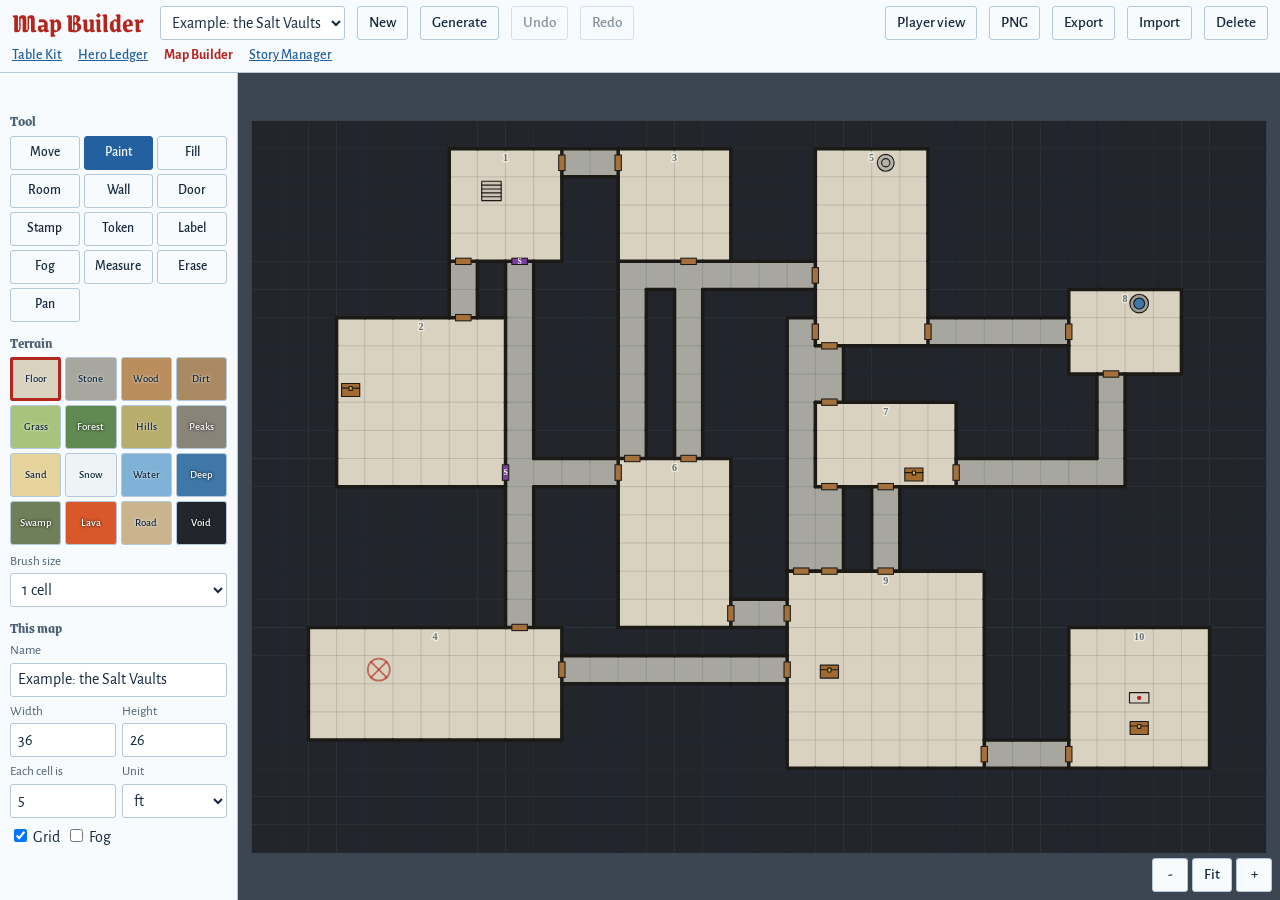
<file: docs/map-builder/index.html>
<!doctype html>
<html lang="en"><head><meta charset="utf-8"><meta name="viewport" content="width=device-width,initial-scale=1,viewport-fit=cover">
<title>Map Builder</title>
<meta name="description" content="Draw and generate square or hex battle maps in your browser, with fog of war and a live player view.">
<link rel="stylesheet" href="https://fonts.googleapis.com/css2?family=Grenze+Gotisch:wght@500;700&family=Grenze:wght@500;700&family=Alegreya+Sans:wght@400;500;700&display=swap">
<link rel="stylesheet" href="../shared.css">
<style>
html,body { height:100% }
body { display:flex; flex-direction:column; overflow:hidden }
.top { display:flex; flex-wrap:wrap; gap:6px 12px; align-items:center; padding:6px 12px; background:var(--card); border-bottom:1px solid var(--line) }
.top h1 { font-size:1.7rem; margin-right:4px }
.top .suite { padding:0; font-size:.88rem }
.top select { width:auto; max-width:200px }
.top .grow { flex:1 }
.work { flex:1; min-height:0; display:grid; grid-template-columns:238px minmax(0,1fr) }
.side { overflow:auto; background:var(--card); border-right:1px solid var(--line); padding:10px; display:flex; flex-direction:column; gap:12px }
.side h3 { font-size:.95rem; color:var(--soft); margin-bottom:5px }
.tools { display:grid; grid-template-columns:repeat(3,minmax(0,1fr)); gap:4px }
.tools button { padding:4px 2px; font-size:.85rem }
.swatches { display:grid; grid-template-columns:repeat(4,minmax(0,1fr)); gap:4px }
.swatch { min-height:44px; padding:2px; font-size:.68rem; line-height:1.05; flex-direction:column; color:#14283f; text-shadow:0 0 3px #fff }
.swatch[aria-pressed="true"] { outline:3px solid var(--accent); outline-offset:-3px; color:#14283f; background:inherit }
.swatch.dark { color:#fff; text-shadow:0 0 3px #000 }
.swatch.dark[aria-pressed="true"] { color:#fff }
.stamps { display:grid; grid-template-columns:repeat(4,minmax(0,1fr)); gap:4px }
.stamps button { padding:2px; min-height:48px; flex-direction:column; gap:0; font-size:.68rem; line-height:1.05 }
.stamps canvas { width:30px; height:30px }
.row { display:grid; grid-template-columns:1fr 1fr; gap:6px }
.stage { position:relative; min-width:0; min-height:0; background:#3b4652; overflow:hidden }
#c { position:absolute; inset:0; width:100%; height:100%; touch-action:none; display:block; cursor:crosshair }
.hud { position:absolute; left:8px; bottom:8px; background:rgba(12,24,38,.85); color:#eef4fa; padding:3px 9px; border-radius:3px; font-size:.85rem; pointer-events:none; max-width:calc(100% - 16px) }
.zoom { position:absolute; right:8px; bottom:8px; display:flex; gap:4px }
.zoom button { min-width:36px }
#msg { min-height:1.3em; font-size:.85rem; color:var(--soft) }
dialog { border:1px solid var(--line); background:var(--card); color:var(--ink); border-radius:3px; width:min(440px,calc(100vw - 32px)); padding:16px }
dialog::backdrop { background:rgba(0,0,0,.45) }
.player .top,.player .side { display:none }
.player .work { grid-template-columns:minmax(0,1fr) }
.player #c { cursor:default }
@media (max-width:760px) {
  .work { grid-template-columns:minmax(0,1fr); grid-template-rows:minmax(0,1fr) 38vh }
  .side { order:2; border-right:0; border-top:1px solid var(--line) }
  .tools { grid-template-columns:repeat(5,minmax(0,1fr)) }
  .swatches,.stamps { grid-template-columns:repeat(6,minmax(0,1fr)) }
  .top .suite { width:100%; order:9 }
}
</style></head>
<body>
<header class="top">
  <h1>Map Builder</h1>
  <select id="pick" aria-label="Open a saved map"></select>
  <button id="new">New</button>
  <button id="gen">Generate</button>
  <button id="undo" title="Undo (Ctrl+Z)">Undo</button>
  <button id="redo" title="Redo (Ctrl+Y)">Redo</button>
  <span class="grow"></span>
  <button id="player" title="Open a window to drag onto a second screen">Player view</button>
  <button id="png">PNG</button>
  <button id="exp">Export</button>
  <button id="imp">Import</button>
  <button id="del">Delete</button>
  <input id="file" type="file" accept=".json,application/json" hidden>
  <nav class="suite" aria-label="Table Kit"><a href="../">Table Kit</a><a href="../hero-ledger/">Hero Ledger</a><b>Map Builder</b><a href="../story-manager/">Story Manager</a></nav>
</header>
<div class="work">
  <aside class="side">
    <div id="msg" role="status"></div>
    <div><h3>Tool</h3><div class="tools" id="tools"></div></div>
    <div id="opt"></div>
    <div><h3>This map</h3>
      <label class="f">Name<input type="text" id="name"></label>
      <div class="row" style="margin-top:6px">
        <label class="f">Width<input type="number" id="w" min="4" max="150"></label>
        <label class="f">Height<input type="number" id="h" min="4" max="150"></label>
        <label class="f">Each cell is<input type="number" id="scale" min="1" max="1000"></label>
        <label class="f">Unit<select id="unit"><option>ft</option><option>m</option><option>mi</option><option>km</option></select></label>
      </div>
      <div class="bar" style="margin-top:8px">
        <label><input type="checkbox" id="grid"> Grid</label>
        <label><input type="checkbox" id="fogon"> Fog</label>
      </div>
    </div>
  </aside>
  <div class="stage">
    <canvas id="c" tabindex="0" aria-label="Map canvas"></canvas>
    <div class="hud" id="hud"></div>
    <div class="zoom"><button id="zo" aria-label="Zoom out">-</button><button id="zf">Fit</button><button id="zi" aria-label="Zoom in">+</button></div>
  </div>
</div>
<dialog id="dlg"><form method="dialog" id="dlgform"></form></dialog>
<script>
"use strict";
const LS = "tablekit-maps", G = 40, $ = (i) => document.getElementById(i);
const isPlayer = new URLSearchParams(location.search).has("player");
if (isPlayer) document.body.classList.add("player");
const lsGet = (k, d) => { try { return JSON.parse(localStorage.getItem(k)) ?? d; } catch { return d; } };
const lsPut = (k, v) => { try { localStorage.setItem(k, JSON.stringify(v)); return true; } catch { say("This browser's storage is full, so the map was not saved. Export it to keep it."); return false; } };
const say = (t) => { $("msg").textContent = t; };
const uid = () => "m" + Date.now().toString(36) + Math.random().toString(36).slice(2, 6);

const TERRAIN = [
  { n: "Erase", c: null },
  { n: "Floor", c: "#d9d2c0" }, { n: "Stone", c: "#a7a79f" }, { n: "Wood", c: "#b98d5c" }, { n: "Dirt", c: "#a98a63" },
  { n: "Grass", c: "#a8c47c" }, { n: "Forest", c: "#5f8a52", d: 1 }, { n: "Hills", c: "#b7ad6d" }, { n: "Peaks", c: "#8a8378", d: 1 },
  { n: "Sand", c: "#e6d39b" }, { n: "Snow", c: "#eef3f6" }, { n: "Water", c: "#7fb2d6" }, { n: "Deep", c: "#3e77a8", d: 1 },
  { n: "Swamp", c: "#6f7f58", d: 1 }, { n: "Lava", c: "#d9572b", d: 1 }, { n: "Road", c: "#c9b48e" }, { n: "Void", c: "#22262c", d: 1 },
];
// Stamps are small vector drawings in a -1..1 box, so maps stay crisp at any zoom and in exported PNGs.
const line = (x, pts) => { x.beginPath(); pts.forEach((p, i) => i ? x.lineTo(p[0], p[1]) : x.moveTo(p[0], p[1])); };
const STAMPS = {
  Tree(x) { x.fillStyle = "#3f7040"; x.beginPath(); x.arc(0, -.15, .62, 0, 7); x.fill(); x.stroke(); x.fillStyle = "#6a4a2c"; x.fillRect(-.1, .4, .2, .45); },
  Pine(x) { x.fillStyle = "#2f5f47"; line(x, [[0, -.9], [.6, .1], [.28, .1], [.7, .7], [-.7, .7], [-.28, .1], [-.6, .1]]); x.closePath(); x.fill(); x.stroke(); },
  Peak(x) { x.fillStyle = "#857e72"; line(x, [[-.9, .7], [-.15, -.8], [.2, -.2], [.42, -.45], [.9, .7]]); x.closePath(); x.fill(); x.stroke(); x.fillStyle = "#fff"; line(x, [[-.42, -.25], [-.15, -.8], [.1, -.3], [-.15, -.42]]); x.closePath(); x.fill(); },
  Town(x) { x.fillStyle = "#c98d5a"; x.fillRect(-.7, -.05, .65, .7); x.strokeRect(-.7, -.05, .65, .7); x.fillRect(.05, .1, .65, .55); x.strokeRect(.05, .1, .65, .55); x.fillStyle = "#8e3b2c"; line(x, [[-.8, -.05], [-.38, -.6], [.05, -.05]]); x.closePath(); x.fill(); x.stroke(); line(x, [[-.03, .1], [.38, -.4], [.8, .1]]); x.closePath(); x.fill(); x.stroke(); },
  Castle(x) { x.fillStyle = "#9c9c98"; line(x, [[-.8, .75], [-.8, -.6], [-.5, -.6], [-.5, -.3], [-.2, -.3], [-.2, -.6], [.2, -.6], [.2, -.3], [.5, -.3], [.5, -.6], [.8, -.6], [.8, .75]]); x.closePath(); x.fill(); x.stroke(); x.fillStyle = "#3a3026"; x.beginPath(); x.moveTo(-.22, .75); x.lineTo(-.22, .25); x.arc(0, .25, .22, Math.PI, 0); x.lineTo(.22, .75); x.closePath(); x.fill(); },
  Door(x) { x.fillStyle = "#8c6239"; x.fillRect(-.45, -.75, .9, 1.5); x.strokeRect(-.45, -.75, .9, 1.5); x.fillStyle = "#222"; x.beginPath(); x.arc(.25, 0, .08, 0, 7); x.fill(); },
  Stairs(x) { x.fillStyle = "#c8c3b5"; x.fillRect(-.75, -.75, 1.5, 1.5); x.strokeRect(-.75, -.75, 1.5, 1.5); for (let i = 1; i < 5; i++) { const y = -.75 + i * .3; line(x, [[-.75, y], [.75, y]]); x.stroke(); } },
  Chest(x) { x.fillStyle = "#a06a30"; x.fillRect(-.7, -.35, 1.4, 1); x.strokeRect(-.7, -.35, 1.4, 1); line(x, [[-.7, 0], [.7, 0]]); x.stroke(); x.fillStyle = "#e3c04f"; x.fillRect(-.12, -.12, .24, .3); x.strokeRect(-.12, -.12, .24, .3); },
  Pillar(x) { x.fillStyle = "#b5b3ab"; x.beginPath(); x.arc(0, 0, .65, 0, 7); x.fill(); x.stroke(); x.beginPath(); x.arc(0, 0, .32, 0, 7); x.stroke(); },
  Trap(x) { x.strokeStyle = "#b3261e"; x.lineWidth = .14; line(x, [[-.6, -.6], [.6, .6]]); x.stroke(); line(x, [[.6, -.6], [-.6, .6]]); x.stroke(); x.beginPath(); x.arc(0, 0, .85, 0, 7); x.stroke(); },
  Altar(x) { x.fillStyle = "#d7d2c4"; x.fillRect(-.75, -.4, 1.5, .8); x.strokeRect(-.75, -.4, 1.5, .8); x.fillStyle = "#b3261e"; x.beginPath(); x.arc(0, 0, .17, 0, 7); x.fill(); },
  Well(x) { x.fillStyle = "#9b9b95"; x.beginPath(); x.arc(0, 0, .72, 0, 7); x.fill(); x.stroke(); x.fillStyle = "#3e77a8"; x.beginPath(); x.arc(0, 0, .42, 0, 7); x.fill(); x.stroke(); },
  Table(x) { x.fillStyle = "#a8783f"; x.fillRect(-.8, -.45, 1.6, .9); x.strokeRect(-.8, -.45, 1.6, .9); },
  Bed(x) { x.fillStyle = "#b5573f"; x.fillRect(-.55, -.8, 1.1, 1.6); x.strokeRect(-.55, -.8, 1.1, 1.6); x.fillStyle = "#f2eee2"; x.fillRect(-.45, -.72, .9, .42); x.strokeRect(-.45, -.72, .9, .42); },
  Rubble(x) { x.fillStyle = "#8f8d85"; [[-.4, .25, .3], [.3, .35, .25], [0, -.2, .36], [-.5, -.4, .18], [.5, -.3, .2]].forEach(([a, b, r]) => { x.beginPath(); x.arc(a, b, r, 0, 7); x.fill(); x.stroke(); }); },
  Skull(x) { x.fillStyle = "#eee8d8"; x.beginPath(); x.arc(0, -.15, .55, 0, 7); x.fill(); x.stroke(); x.fillRect(-.28, .3, .56, .35); x.strokeRect(-.28, .3, .56, .35); x.fillStyle = "#222"; x.beginPath(); x.arc(-.22, -.15, .14, 0, 7); x.arc(.22, -.15, .14, 0, 7); x.fill(); },
};
const STAMP_NAMES = Object.keys(STAMPS);
const TOKEN_COLORS = ["#b3261e", "#23609f", "#1e6b2b", "#7a3fa0", "#b86f12", "#222222"];
const TOOLS = [["select", "Move"], ["paint", "Paint"], ["fill", "Fill"], ["room", "Room"], ["wall", "Wall"], ["door", "Door"], ["stamp", "Stamp"], ["token", "Token"], ["label", "Label"], ["fog", "Fog"], ["measure", "Measure"], ["erase", "Erase"], ["pan", "Pan"]];

function blank(o = {}) {
  const w = o.w || 30, h = o.h || 22;
  return { id: uid(), name: o.name || "Untitled map", kind: o.kind || "square", w, h, scale: o.scale || (o.kind === "hex" ? 6 : 5), unit: o.unit || (o.kind === "hex" ? "mi" : "ft"), grid: true, fogOn: false, base: o.base ?? 1, t: new Array(w * h).fill(o.base ?? 1), fog: new Array(w * h).fill(0), edges: {}, items: [] };
}
function validMap(m) {
  if (!m || typeof m !== "object" || !Number.isInteger(m.w) || !Number.isInteger(m.h) || m.w < 1 || m.h < 1 || m.w > 150 || m.h > 150 || !Array.isArray(m.t) || m.t.length !== m.w * m.h) return null;
  const clean = blank({ w: m.w, h: m.h, kind: m.kind === "hex" ? "hex" : "square", base: 0 });
  clean.id = typeof m.id === "string" ? m.id.slice(0, 40) : clean.id;
  clean.name = String(m.name ?? "Imported map").slice(0, 80);
  clean.scale = Math.max(1, Math.min(1000, +m.scale || 5)); clean.unit = ["ft", "m", "mi", "km"].includes(m.unit) ? m.unit : "ft";
  clean.grid = m.grid !== false; clean.fogOn = !!m.fogOn;
  clean.t = m.t.map((v) => (Number.isInteger(v) && v >= 0 && v < TERRAIN.length ? v : 0));
  clean.fog = Array.isArray(m.fog) && m.fog.length === m.t.length ? m.fog.map((v) => (v ? 1 : 0)) : clean.fog;
  if (m.edges && typeof m.edges === "object") for (const [k, v] of Object.entries(m.edges)) if (/^[hv]:\d+:\d+$/.test(k) && ["wall", "door", "secret"].includes(v)) clean.edges[k] = v;
  clean.items = (Array.isArray(m.items) ? m.items : []).slice(0, 2000).filter((i) => i && ["stamp", "token", "label"].includes(i.type) && isFinite(i.x) && isFinite(i.y)).map((i) => ({
    id: String(i.id ?? uid()).slice(0, 40), type: i.type, x: +i.x, y: +i.y, s: STAMPS[i.s] ? i.s : undefined, text: String(i.text ?? "").slice(0, 120),
    color: /^#[0-9a-f]{6}$/i.test(i.color) ? i.color : "#b3261e", size: Math.max(.5, Math.min(6, +i.size || 1)), gm: !!i.gm }));
  return clean;
}

/* ---------- geometry ---------- */
const HS = G / Math.sqrt(3); // flat-top hex radius, so the hex is G tall
const hexC = (q, r) => ({ x: HS + q * HS * 1.5, y: G / 2 + r * G + (q % 2 ? G / 2 : 0) });
const worldSize = (m) => (m.kind === "hex" ? { w: HS * 2 + (m.w - 1) * HS * 1.5, h: G * m.h + G / 2 } : { w: m.w * G, h: m.h * G });
const center = (m, x, y) => (m.kind === "hex" ? hexC(x, y) : { x: (x + .5) * G, y: (y + .5) * G });
function cellAt(m, px, py) {
  if (m.kind !== "hex") return { x: Math.floor(px / G), y: Math.floor(py / G) };
  const q0 = Math.round((px - HS) / (HS * 1.5)); let best = null, bd = 1e12;
  for (let q = q0 - 1; q <= q0 + 1; q++) { const r0 = Math.round((py - G / 2 - (q % 2 ? G / 2 : 0)) / G); for (let r = r0 - 1; r <= r0 + 1; r++) { const c = hexC(q, r), d = (c.x - px) ** 2 + (c.y - py) ** 2; if (d < bd) { bd = d; best = { x: q, y: r }; } } }
  return best;
}
const inMap = (m, c) => c.x >= 0 && c.y >= 0 && c.x < m.w && c.y < m.h;
const idx = (m, x, y) => y * m.w + x;
const cube = (q, r) => { const z = r - (q - (q & 1)) / 2; return { x: q, z, y: -q - z }; };
const cellDist = (m, a, b) => { if (m.kind !== "hex") return Math.max(Math.abs(a.x - b.x), Math.abs(a.y - b.y)); const p = cube(a.x, a.y), q = cube(b.x, b.y); return (Math.abs(p.x - q.x) + Math.abs(p.y - q.y) + Math.abs(p.z - q.z)) / 2; };
function neighbors(m, c) {
  if (m.kind !== "hex") return [[1, 0], [-1, 0], [0, 1], [0, -1]].map(([a, b]) => ({ x: c.x + a, y: c.y + b }));
  const o = c.x & 1 ? [[1, 0], [-1, 0], [0, -1], [0, 1], [1, 1], [-1, 1]] : [[1, 0], [-1, 0], [0, -1], [0, 1], [1, -1], [-1, -1]];
  return o.map(([a, b]) => ({ x: c.x + a, y: c.y + b }));
}
function hexPath(x, c) { x.beginPath(); for (let i = 0; i < 6; i++) { const a = Math.PI / 3 * i, X = c.x + HS * Math.cos(a), Y = c.y + HS * Math.sin(a); i ? x.lineTo(X, Y) : x.moveTo(X, Y); } x.closePath(); }

/* ---------- state ---------- */
let maps = lsGet(LS, []).map(validMap).filter(Boolean), map = null;
let tool = "paint", terrain = 1, stampName = "Tree", brush = 1, fogMode = "reveal", tokenColor = TOKEN_COLORS[0], itemGM = false;
let view = { x: 0, y: 0, z: 1 }, selected = null, drag = null, ghost = null;
let undoStack = [], redoStack = [], saveTimer = 0;
const chan = "BroadcastChannel" in window ? new BroadcastChannel("tablekit-map") : null;
const cv = $("c"), ctx = cv.getContext("2d");

function snapshot() { undoStack.push(JSON.stringify(map)); if (undoStack.length > 60) undoStack.shift(); redoStack = []; syncButtons(); }
function restore(from, to) { if (!from.length) return; to.push(JSON.stringify(map)); const m = JSON.parse(from.pop()); const i = maps.findIndex((x) => x.id === map.id); maps[i] = m; map = m; selected = null; refreshForm(); changed(); syncButtons(); }
function syncButtons() { if (isPlayer) return; $("undo").disabled = !undoStack.length; $("redo").disabled = !redoStack.length; }
function changed() { draw(); if (isPlayer) return; clearTimeout(saveTimer); saveTimer = setTimeout(() => { lsPut(LS, maps); lsPut(LS + "-current", map.id); chan?.postMessage({ id: map.id, map }); }, 180); }

/* ---------- drawing ---------- */
function resize() { const r = cv.parentElement.getBoundingClientRect(), d = window.devicePixelRatio || 1; cv.width = Math.round(r.width * d); cv.height = Math.round(r.height * d); draw(); }
function fit() { const r = cv.parentElement.getBoundingClientRect(), s = worldSize(map), z = Math.min(r.width / (s.w + G), r.height / (s.h + G)); view.z = Math.max(.1, Math.min(4, z)); view.x = (r.width - s.w * view.z) / 2; view.y = (r.height - s.h * view.z) / 2; draw(); }
function paintMap(x, m, o) {
  const s = worldSize(m);
  x.fillStyle = "#efe7d3"; x.fillRect(0, 0, s.w, s.h);
  for (let cy = 0; cy < m.h; cy++) for (let cx = 0; cx < m.w; cx++) {
    const c = TERRAIN[m.t[idx(m, cx, cy)]].c; if (!c) continue; x.fillStyle = c;
    if (m.kind === "hex") { hexPath(x, hexC(cx, cy)); x.fill(); x.strokeStyle = c; x.lineWidth = .6; x.stroke(); } else x.fillRect(cx * G - .3, cy * G - .3, G + .6, G + .6);
  }
  if (m.grid) {
    x.strokeStyle = "rgba(20,40,63,.22)"; x.lineWidth = 1;
    if (m.kind === "hex") { for (let cy = 0; cy < m.h; cy++) for (let cx = 0; cx < m.w; cx++) { hexPath(x, hexC(cx, cy)); x.stroke(); } }
    else { x.beginPath(); for (let i = 0; i <= m.w; i++) { x.moveTo(i * G, 0); x.lineTo(i * G, m.h * G); } for (let i = 0; i <= m.h; i++) { x.moveTo(0, i * G); x.lineTo(m.w * G, i * G); } x.stroke(); }
  }
  x.lineCap = "round";
  for (const [k, v] of Object.entries(m.edges)) {
    if (v === "secret" && o.player) continue;
    const [d, a, b] = k.split(":"), ex = +a * G, ey = +b * G, tx = d === "h" ? ex + G : ex, ty = d === "h" ? ey : ey + G;
    x.strokeStyle = "#1c1a17"; x.lineWidth = 5; x.beginPath(); x.moveTo(ex, ey); x.lineTo(tx, ty); x.stroke();
    if (v !== "wall") {
      const mx = (ex + tx) / 2, my = (ey + ty) / 2, wd = d === "h" ? 22 : 9, ht = d === "h" ? 9 : 22;
      x.fillStyle = v === "door" ? "#a4713c" : "#7a3fa0"; x.lineWidth = 1.5; x.fillRect(mx - wd / 2, my - ht / 2, wd, ht); x.strokeRect(mx - wd / 2, my - ht / 2, wd, ht);
      if (v === "secret") { x.fillStyle = "#fff"; x.font = "700 11px Georgia,serif"; x.textAlign = "center"; x.textBaseline = "middle"; x.fillText("S", mx, my + .5); }
    }
  }
  for (const it of m.items) {
    if (o.player && it.gm) continue;
    if (o.player && m.fogOn) { const c = cellAt(m, it.x, it.y); if (inMap(m, c) && !m.fog[idx(m, c.x, c.y)]) continue; }
    x.save(); x.translate(it.x, it.y); if (it.gm) x.globalAlpha = .62;
    if (it.type === "stamp") { const r = G * .46 * it.size; x.scale(r, r); x.strokeStyle = "#1c1a17"; x.lineWidth = 1.6 / r; x.lineJoin = "round"; STAMPS[it.s]?.(x); }
    else if (it.type === "token") {
      const r = G * .42 * it.size; x.fillStyle = it.color; x.beginPath(); x.arc(0, 0, r, 0, 7); x.fill(); x.strokeStyle = "#fff"; x.lineWidth = 3; x.stroke();
      x.fillStyle = "#fff"; x.font = `700 ${r * .85}px "Alegreya Sans",sans-serif`; x.textAlign = "center"; x.textBaseline = "middle"; x.fillText(it.text.slice(0, 2).toUpperCase(), 0, 1);
      if (it.text.length > 2) { x.font = '600 11px "Alegreya Sans",sans-serif'; x.lineWidth = 3; x.strokeStyle = "rgba(255,255,255,.9)"; x.fillStyle = "#14283f"; x.strokeText(it.text, 0, r + 9); x.fillText(it.text, 0, r + 9); }
    } else {
      x.font = `700 ${16 * it.size}px "Grenze",Georgia,serif`; x.textAlign = "center"; x.textBaseline = "middle"; x.lineJoin = "round"; x.lineWidth = 4; x.strokeStyle = "rgba(255,252,240,.92)"; x.strokeText(it.text, 0, 0); x.fillStyle = it.color; x.fillText(it.text, 0, 0);
    }
    x.restore();
  }
  if (m.fogOn) for (let cy = 0; cy < m.h; cy++) for (let cx = 0; cx < m.w; cx++) if (!m.fog[idx(m, cx, cy)]) {
    x.fillStyle = o.player ? "#11161c" : "rgba(17,22,28,.5)";
    if (m.kind === "hex") { hexPath(x, hexC(cx, cy)); x.fill(); if (o.player) { x.strokeStyle = "#11161c"; x.lineWidth = 3; x.stroke(); } } else { const b = o.player ? 1.5 : 0; x.fillRect(cx * G - b, cy * G - b, G + b * 2, G + b * 2); }
  }
}
function draw() {
  if (!map) return;
  const d = window.devicePixelRatio || 1;
  ctx.setTransform(1, 0, 0, 1, 0, 0); ctx.clearRect(0, 0, cv.width, cv.height);
  ctx.setTransform(d * view.z, 0, 0, d * view.z, d * view.x, d * view.y);
  paintMap(ctx, map, { player: isPlayer });
  if (selected && !isPlayer) { const it = map.items.find((i) => i.id === selected); if (it) { ctx.strokeStyle = "#ff7a00"; ctx.lineWidth = 2 / view.z; ctx.setLineDash([6 / view.z, 4 / view.z]); const r = G * .55 * it.size; ctx.strokeRect(it.x - r, it.y - r, r * 2, r * 2); ctx.setLineDash([]); } }
  if (ghost) {
    ctx.strokeStyle = ghost.color || "#ff7a00"; ctx.lineWidth = 3 / view.z;
    if (ghost.rect) { const g = ghost.rect; ctx.fillStyle = "rgba(255,122,0,.18)"; ctx.fillRect(g.x * G, g.y * G, g.w * G, g.h * G); ctx.strokeRect(g.x * G, g.y * G, g.w * G, g.h * G); }
    if (ghost.line) { const [a, b] = ghost.line; ctx.beginPath(); ctx.moveTo(a.x, a.y); ctx.lineTo(b.x, b.y); ctx.stroke(); }
  }
}
function hud(t) { $("hud").textContent = t || ""; $("hud").style.display = t ? "" : "none"; }

/* ---------- editing ---------- */
const eye = (e) => { const r = cv.getBoundingClientRect(), sx = e.clientX - r.left, sy = e.clientY - r.top; return { sx, sy, x: (sx - view.x) / view.z, y: (sy - view.y) / view.z }; };
function stroke(c, fn) { const n = brush - 1; for (let dy = -n; dy <= n; dy++) for (let dx = -n; dx <= n; dx++) { const p = { x: c.x + dx, y: c.y + dy }; if (inMap(map, p) && cellDist(map, c, p) <= n) fn(p); } }
const setT = (p, v) => { map.t[idx(map, p.x, p.y)] = v; };
function floodFill(c, v) {
  const from = map.t[idx(map, c.x, c.y)]; if (from === v) return;
  const st = [c]; while (st.length) { const p = st.pop(); if (!inMap(map, p) || map.t[idx(map, p.x, p.y)] !== from) continue; setT(p, v); neighbors(map, p).forEach((n) => { if (map.kind === "hex" || !edgeBetween(p, n)) st.push(n); }); }
}
function edgeBetween(a, b) { if (a.x !== b.x) return map.edges[`v:${Math.max(a.x, b.x)}:${a.y}`]; return map.edges[`h:${a.x}:${Math.max(a.y, b.y)}`]; }
const vertex = (p) => ({ x: Math.max(0, Math.min(map.w, Math.round(p.x / G))), y: Math.max(0, Math.min(map.h, Math.round(p.y / G))) });
function layEdges(a, b, value) { // an L-shaped run from vertex a to vertex b
  const set = (k) => { if (value) map.edges[k] = value; else delete map.edges[k]; };
  for (let x = Math.min(a.x, b.x); x < Math.max(a.x, b.x); x++) set(`h:${x}:${a.y}`);
  for (let y = Math.min(a.y, b.y); y < Math.max(a.y, b.y); y++) set(`v:${b.x}:${y}`);
}
function nearestEdge(p) {
  const fx = p.x / G, fy = p.y / G, cx = Math.floor(fx), cy = Math.floor(fy), o = [[`h:${cx}:${cy}`, fy - cy], [`h:${cx}:${cy + 1}`, cy + 1 - fy], [`v:${cx}:${cy}`, fx - cx], [`v:${cx + 1}:${cy}`, cx + 1 - fx]];
  o.sort((a, b) => a[1] - b[1]); return o[0][0];
}
function hitItem(p) { for (let i = map.items.length - 1; i >= 0; i--) { const it = map.items[i], r = it.type === "label" ? 12 * it.size + it.text.length * 3 : G * .5 * it.size; if (Math.abs(it.x - p.x) <= r && Math.abs(it.y - p.y) <= (it.type === "label" ? 14 * it.size : r)) return it; } return null; }
function snapPoint(p) { const c = cellAt(map, p.x, p.y); return inMap(map, c) ? center(map, c.x, c.y) : { x: p.x, y: p.y }; }
function room(a, b) {
  const x0 = Math.min(a.x, b.x), x1 = Math.max(a.x, b.x), y0 = Math.min(a.y, b.y), y1 = Math.max(a.y, b.y); if (x1 === x0 || y1 === y0) return;
  for (let y = y0; y < y1; y++) for (let x = x0; x < x1; x++) { map.t[idx(map, x, y)] = terrain || 1; if (x > x0) delete map.edges[`v:${x}:${y}`]; if (y > y0) delete map.edges[`h:${x}:${y}`]; }
  for (let x = x0; x < x1; x++) { map.edges[`h:${x}:${y0}`] = "wall"; map.edges[`h:${x}:${y1}`] = "wall"; }
  for (let y = y0; y < y1; y++) { map.edges[`v:${x0}:${y}`] = "wall"; map.edges[`v:${x1}:${y}`] = "wall"; }
}

const pointers = new Map(); let pinch = null;
cv.addEventListener("pointerdown", (e) => {
  cv.setPointerCapture(e.pointerId); pointers.set(e.pointerId, e); cv.focus({ preventScroll: true });
  if (pointers.size === 2) { const [a, b] = [...pointers.values()]; pinch = { d: Math.hypot(a.clientX - b.clientX, a.clientY - b.clientY), z: view.z, vx: view.x, vy: view.y, mx: (a.clientX + b.clientX) / 2, my: (a.clientY + b.clientY) / 2 }; if (drag?.snapped) { map = JSON.parse(undoStack.pop()); maps[maps.findIndex((m) => m.id === map.id)] = map; syncButtons(); } drag = null; ghost = null; draw(); return; }
  const p = eye(e);
  if (isPlayer || tool === "pan" || e.button === 1 || e.button === 2 || spaceDown) { drag = { kind: "pan", sx: e.clientX, sy: e.clientY, vx: view.x, vy: view.y }; e.preventDefault(); return; }
  if (e.button !== 0) return;
  if (map.kind === "hex" && ["room", "wall", "door"].includes(tool)) { say("Walls and doors work on square maps."); return; }
  const c = cellAt(map, p.x, p.y), start = () => { snapshot(); return true; };
  const eraseAt = (q) => { const hit = hitItem(q); if (hit) map.items = map.items.filter((i) => i !== hit); if (map.kind === "square") { const k = nearestEdge(q), f = Math.min(...[q.x / G % 1, 1 - q.x / G % 1, q.y / G % 1, 1 - q.y / G % 1]); if (f < .2) delete map.edges[k]; } const cc = cellAt(map, q.x, q.y); if (!hit && inMap(map, cc)) stroke(cc, (n) => setT(n, 0)); };
  switch (tool) {
    case "select": { const it = hitItem(p); selected = it?.id || null; if (it) { snapshot(); drag = { kind: "item", it, dx: p.x - it.x, dy: p.y - it.y, snapped: true, moved: false }; } renderOpt(); draw(); break; }
    case "paint": if (inMap(map, c)) { start(); drag = { kind: "paint", snapped: true }; stroke(c, (n) => setT(n, terrain)); draw(); } break;
    case "fill": if (inMap(map, c)) { start(); floodFill(c, terrain); changed(); } break;
    case "erase": start(); drag = { kind: "erase", snapped: true, fn: eraseAt }; eraseAt(p); draw(); break;
    case "fog": if (inMap(map, c)) { start(); if (!map.fogOn) { map.fogOn = true; refreshForm(); } drag = { kind: "fog", snapped: true }; stroke(c, (n) => { map.fog[idx(map, n.x, n.y)] = fogMode === "reveal" ? 1 : 0; }); draw(); } break;
    case "room": case "wall": { const v = vertex(p); drag = { kind: tool, a: v, b: v }; break; }
    case "door": { start(); const k = nearestEdge(p), cur = map.edges[k]; const next = { undefined: "door", wall: "door", door: "secret", secret: "wall" }[cur]; map.edges[k] = next; changed(); say(`Set to ${next}. Click again to change it.`); break; }
    case "stamp": { start(); const q = snapPoint(p); map.items.push({ id: uid(), type: "stamp", s: stampName, x: q.x, y: q.y, size: 1, gm: itemGM, text: "", color: "#000000" }); changed(); break; }
    case "token": askText("Token name", "Goblin", (t) => { start(); const q = snapPoint(p); map.items.push({ id: uid(), type: "token", x: q.x, y: q.y, text: t, color: tokenColor, size: 1, gm: itemGM }); changed(); }); break;
    case "label": askText("Label text", "", (t) => { start(); map.items.push({ id: uid(), type: "label", x: p.x, y: p.y, text: t, color: "#14283f", size: 1, gm: itemGM }); changed(); }); break;
    case "measure": drag = { kind: "measure", a: p }; break;
  }
});
cv.addEventListener("pointermove", (e) => {
  if (pointers.has(e.pointerId)) pointers.set(e.pointerId, e);
  if (pinch && pointers.size === 2) { const [a, b] = [...pointers.values()], d = Math.hypot(a.clientX - b.clientX, a.clientY - b.clientY), r = cv.getBoundingClientRect(), mx = (a.clientX + b.clientX) / 2 - r.left, my = (a.clientY + b.clientY) / 2 - r.top, z = Math.max(.1, Math.min(4, pinch.z * d / pinch.d)), k = z / pinch.z; view.z = z; view.x = mx - (pinch.mx - r.left - pinch.vx) * k; view.y = my - (pinch.my - r.top - pinch.vy) * k; draw(); return; }
  const p = eye(e), c = cellAt(map, p.x, p.y);
  if (!drag) { if (!isPlayer) hud(inMap(map, c) ? `${TERRAIN[map.t[idx(map, c.x, c.y)]].n}, column ${c.x + 1}, row ${c.y + 1}, zoom ${Math.round(view.z * 100)}%` : ""); return; }
  switch (drag.kind) {
    case "pan": view.x = drag.vx + e.clientX - drag.sx; view.y = drag.vy + e.clientY - drag.sy; draw(); break;
    case "paint": if (inMap(map, c)) { stroke(c, (n) => setT(n, terrain)); draw(); } break;
    case "erase": drag.fn(p); draw(); break;
    case "fog": if (inMap(map, c)) { stroke(c, (n) => { map.fog[idx(map, n.x, n.y)] = fogMode === "reveal" ? 1 : 0; }); draw(); } break;
    case "item": drag.it.x = p.x - drag.dx; drag.it.y = p.y - drag.dy; drag.moved = true; draw(); break;
    case "room": case "wall": {
      drag.b = vertex(p);
      if (drag.kind === "room") ghost = { rect: { x: Math.min(drag.a.x, drag.b.x), y: Math.min(drag.a.y, drag.b.y), w: Math.abs(drag.a.x - drag.b.x), h: Math.abs(drag.a.y - drag.b.y) } };
      else ghost = { line: [{ x: drag.a.x * G, y: drag.a.y * G }, { x: drag.b.x * G, y: drag.a.y * G }] };
      draw();
      if (drag.kind === "wall") { const d = window.devicePixelRatio || 1; ctx.setTransform(d * view.z, 0, 0, d * view.z, d * view.x, d * view.y); ctx.strokeStyle = "#ff7a00"; ctx.lineWidth = 3 / view.z; ctx.beginPath(); ctx.moveTo(drag.b.x * G, drag.a.y * G); ctx.lineTo(drag.b.x * G, drag.b.y * G); ctx.stroke(); }
      hud(`${Math.abs(drag.a.x - drag.b.x)} by ${Math.abs(drag.a.y - drag.b.y)} cells`); break;
    }
    case "measure": {
      ghost = { line: [drag.a, p], color: "#d4145a" }; draw();
      const a = cellAt(map, drag.a.x, drag.a.y), n = cellDist(map, a, c); hud(`${n} cells = ${n * map.scale} ${map.unit}`); break;
    }
  }
});
function endPointer(e) {
  pointers.delete(e.pointerId); if (pointers.size < 2) pinch = null;
  if (!drag) return;
  const d = drag; drag = null; ghost = null;
  if (d.kind === "room" && (d.a.x !== d.b.x && d.a.y !== d.b.y)) { snapshot(); room(d.a, d.b); }
  if (d.kind === "wall") { if (d.a.x !== d.b.x || d.a.y !== d.b.y) { snapshot(); layEdges(d.a, d.b, "wall"); } }
  if (d.kind === "item" && !d.moved) { undoStack.pop(); syncButtons(); draw(); return; }
  if (d.kind === "item" && map.kind) { const q = snapPoint(d.it); if (d.it.type !== "label") { d.it.x = q.x; d.it.y = q.y; } }
  if (d.kind === "measure") { draw(); return; }
  if (d.kind === "pan") { draw(); return; }
  changed();
}
cv.addEventListener("pointerup", endPointer); cv.addEventListener("pointercancel", endPointer);
cv.addEventListener("contextmenu", (e) => e.preventDefault());
cv.addEventListener("wheel", (e) => { e.preventDefault(); zoomAt(e.deltaY < 0 ? 1.15 : 1 / 1.15, eye(e)); }, { passive: false });
function zoomAt(k, p) { const z = Math.max(.1, Math.min(4, view.z * k)); view.x = p.sx - (p.sx - view.x) * z / view.z; view.y = p.sy - (p.sy - view.y) * z / view.z; view.z = z; draw(); }
const midEye = () => { const r = cv.getBoundingClientRect(); return { sx: r.width / 2, sy: r.height / 2 }; };
let spaceDown = false;
addEventListener("keydown", (e) => {
  const typing = /INPUT|TEXTAREA|SELECT/.test(document.activeElement?.tagName) || $("dlg").open;
  if ((e.ctrlKey || e.metaKey) && e.key.toLowerCase() === "z" && !typing) { e.preventDefault(); e.shiftKey ? restore(redoStack, undoStack) : restore(undoStack, redoStack); syncButtons(); return; }
  if ((e.ctrlKey || e.metaKey) && e.key.toLowerCase() === "y" && !typing) { e.preventDefault(); restore(redoStack, undoStack); syncButtons(); return; }
  if (typing) return;
  if (e.code === "Space") { spaceDown = true; e.preventDefault(); }
  if ((e.key === "Delete" || e.key === "Backspace") && selected) { snapshot(); map.items = map.items.filter((i) => i.id !== selected); selected = null; renderOpt(); changed(); }
});
addEventListener("keyup", (e) => { if (e.code === "Space") spaceDown = false; });

/* ---------- generators ---------- */
function rng(seed) { let s = [...String(seed)].reduce((a, c) => (a * 31 + c.charCodeAt(0)) >>> 0, 2166136261) || 1; return () => { s ^= s << 13; s >>>= 0; s ^= s >>> 17; s ^= s << 5; s >>>= 0; return s / 4294967296; }; }
function genDungeon(w, h, seed, nRooms = 9) {
  const m = blank({ w, h, base: 16, name: "Generated dungeon" }), r = rng(seed), ri = (a, b) => a + Math.floor(r() * (b - a + 1)), rooms = [];
  for (let t = 0; t < 200 && rooms.length < nRooms; t++) { const rw = ri(4, 9), rh = ri(3, 7), x = ri(1, w - rw - 2), y = ri(1, h - rh - 2); if (x < 1 || y < 1) continue; if (rooms.some((q) => x < q.x + q.w + 2 && x + rw + 2 > q.x && y < q.y + q.h + 2 && y + rh + 2 > q.y)) continue; rooms.push({ x, y, w: rw, h: rh }); }
  rooms.sort((a, b) => a.x + a.y - b.x - b.y);
  const open = new Set(), mark = (x, y, v) => { m.t[idx(m, x, y)] = v; open.add(idx(m, x, y)); };
  rooms.forEach((q) => { for (let y = q.y; y < q.y + q.h; y++) for (let x = q.x; x < q.x + q.w; x++) mark(x, y, 1); });
  const inRoom = (x, y) => rooms.some((q) => x >= q.x && x < q.x + q.w && y >= q.y && y < q.y + q.h), doors = [];
  const carve = (x, y) => { if (!open.has(idx(m, x, y))) mark(x, y, 2); };
  for (let i = 1; i < rooms.length; i++) {
    const a = rooms[i - 1], b = rooms[i]; let x = ri(a.x, a.x + a.w - 1), y = ri(a.y, a.y + a.h - 1); const tx = ri(b.x, b.x + b.w - 1), ty = ri(b.y, b.y + b.h - 1); const horizontalFirst = r() < .5;
    const walk = (axis) => { if (axis === "x") while (x !== tx) { const n = x + Math.sign(tx - x); if (inRoom(x, y) !== inRoom(n, y)) doors.push(`v:${Math.max(x, n)}:${y}`); x = n; carve(x, y); } else while (y !== ty) { const n = y + Math.sign(ty - y); if (inRoom(x, y) !== inRoom(x, n)) doors.push(`h:${x}:${Math.max(y, n)}`); y = n; carve(x, y); } };
    walk(horizontalFirst ? "x" : "y"); walk(horizontalFirst ? "y" : "x");
  }
  const solid = (x, y, X, Y) => X < 0 || Y < 0 || X >= w || Y >= h || !open.has(idx(m, X, Y)) || inRoom(x, y) !== inRoom(X, Y);
  for (let y = 0; y < h; y++) for (let x = 0; x < w; x++) if (open.has(idx(m, x, y))) {
    if (solid(x, y, x - 1, y)) m.edges[`v:${x}:${y}`] = "wall"; if (solid(x, y, x + 1, y)) m.edges[`v:${x + 1}:${y}`] = "wall";
    if (solid(x, y, x, y - 1)) m.edges[`h:${x}:${y}`] = "wall"; if (solid(x, y, x, y + 1)) m.edges[`h:${x}:${y + 1}`] = "wall";
  }
  doors.forEach((k) => { m.edges[k] = r() < .1 ? "secret" : "door"; });
  const put = (q, s, gm) => { const c = center(m, ri(q.x, q.x + q.w - 1), ri(q.y, q.y + q.h - 1)); m.items.push({ id: uid(), type: "stamp", s, x: c.x, y: c.y, size: 1, gm: !!gm, text: "", color: "#000000" }); };
  rooms.forEach((q, i) => {
    if (i === 0) put(q, "Stairs"); else if (i === rooms.length - 1) { put(q, "Altar"); put(q, "Chest"); } else { const v = r(); if (v < .25) put(q, "Chest"); else if (v < .45) put(q, "Rubble"); else if (v < .6) put(q, "Pillar"); else if (v < .75) put(q, "Trap", true); else if (v < .85) put(q, "Well"); }
    const c = { x: (q.x + q.w / 2) * G, y: q.y * G + 14 }; m.items.push({ id: uid(), type: "label", x: c.x, y: c.y, text: String(i + 1), color: "#14283f", size: .9, gm: true });
  });
  return m;
}
function genCave(w, h, seed) {
  const m = blank({ w, h, base: 16, name: "Generated cave" }), r = rng(seed); let g = Array.from({ length: h }, (_, y) => Array.from({ length: w }, (_, x) => (x === 0 || y === 0 || x === w - 1 || y === h - 1 || r() < .44 ? 1 : 0)));
  for (let s = 0; s < 5; s++) g = g.map((row, y) => row.map((_, x) => { let n = 0; for (let b = -1; b <= 1; b++) for (let a = -1; a <= 1; a++) if (a || b) n += g[y + b]?.[x + a] ?? 1; return n >= 5 ? 1 : 0; }));
  // Keep only the largest open region, so every part of the cave can be reached.
  const seen = new Set(); let best = [];
  for (let y = 0; y < h; y++) for (let x = 0; x < w; x++) { if (g[y][x] || seen.has(y * w + x)) continue; const st = [[x, y]], reg = []; seen.add(y * w + x); while (st.length) { const [a, b] = st.pop(); reg.push([a, b]); for (const [i, j] of [[1, 0], [-1, 0], [0, 1], [0, -1]]) { const X = a + i, Y = b + j; if (g[Y]?.[X] === 0 && !seen.has(Y * w + X)) { seen.add(Y * w + X); st.push([X, Y]); } } } if (reg.length > best.length) best = reg; }
  const open = new Set(best.map(([x, y]) => y * w + x));
  best.forEach(([x, y]) => { m.t[idx(m, x, y)] = r() < .07 ? 4 : 2; });
  for (const [x, y] of best) { if (!open.has(y * w + x - 1)) m.edges[`v:${x}:${y}`] = "wall"; if (!open.has(y * w + x + 1)) m.edges[`v:${x + 1}:${y}`] = "wall"; if (!open.has((y - 1) * w + x)) m.edges[`h:${x}:${y}`] = "wall"; if (!open.has((y + 1) * w + x)) m.edges[`h:${x}:${y + 1}`] = "wall"; }
  for (let i = 0; i < Math.round(best.length / 45); i++) { const [x, y] = best[Math.floor(r() * best.length)], c = center(m, x, y); m.items.push({ id: uid(), type: "stamp", s: r() < .7 ? "Rubble" : "Skull", x: c.x, y: c.y, size: 1, gm: false, text: "", color: "#000000" }); }
  return m;
}
function genOverland(w, h, seed) {
  const m = blank({ w, h, kind: "hex", base: 5, name: "Generated overland" }), r = rng(seed), lat = Array.from({ length: 6 }, () => Array.from({ length: 6 }, () => r())), lat2 = Array.from({ length: 13 }, () => Array.from({ length: 13 }, () => r()));
  const smooth = (t) => t * t * (3 - 2 * t), sample = (L, n, u, v) => { const X = u * (n - 1), Y = v * (n - 1), x0 = Math.min(n - 2, Math.floor(X)), y0 = Math.min(n - 2, Math.floor(Y)), a = smooth(X - x0), b = smooth(Y - y0); return L[y0][x0] * (1 - a) * (1 - b) + L[y0][x0 + 1] * a * (1 - b) + L[y0 + 1][x0] * (1 - a) * b + L[y0 + 1][x0 + 1] * a * b; };
  for (let y = 0; y < h; y++) for (let x = 0; x < w; x++) {
    const u = x / Math.max(1, w - 1), v = y / Math.max(1, h - 1), e = sample(lat, 6, u, v) * .7 + sample(lat2, 13, u, v) * .3, damp = sample(lat2, 13, v, u);
    m.t[idx(m, x, y)] = e < .3 ? 12 : e < .38 ? 11 : e < .42 ? 9 : e > .74 ? 8 : e > .63 ? 7 : damp > .62 ? 6 : damp < .25 ? 13 : 5;
  }
  const land = []; for (let y = 1; y < h - 1; y++) for (let x = 1; x < w - 1; x++) if ([5, 6, 7].includes(m.t[idx(m, x, y)])) land.push({ x, y });
  const towns = []; for (let t = 0; t < 400 && towns.length < Math.max(3, Math.round(w * h / 90)) && land.length; t++) { const c = land[Math.floor(r() * land.length)]; if (towns.every((q) => cellDist(m, q, c) >= 6)) towns.push(c); }
  towns.forEach((c, i) => { const p = hexC(c.x, c.y); m.t[idx(m, c.x, c.y)] = 5; m.items.push({ id: uid(), type: "stamp", s: i === 0 ? "Castle" : "Town", x: p.x, y: p.y, size: 1, gm: false, text: "", color: "#000000" }); });
  for (let i = 1; i < towns.length; i++) { let c = towns[i - 1]; const end = towns[i]; for (let g = 0; g < 200 && (c.x !== end.x || c.y !== end.y); g++) { c = neighbors(m, c).filter((n) => inMap(m, n)).sort((a, b) => cellDist(m, a, end) - cellDist(m, b, end))[0]; if (![8, 11, 12].includes(m.t[idx(m, c.x, c.y)]) && !(c.x === end.x && c.y === end.y)) m.t[idx(m, c.x, c.y)] = 15; } }
  return m;
}

/* ---------- panels ---------- */
function renderTools() {
  $("tools").innerHTML = ""; TOOLS.forEach(([k, n]) => { const b = document.createElement("button"); b.textContent = n; b.setAttribute("aria-pressed", tool === k); b.onclick = () => { tool = k; selected = k === "select" ? selected : null; renderTools(); renderOpt(); draw(); cv.style.cursor = k === "pan" ? "grab" : k === "select" ? "default" : "crosshair"; }; $("tools").append(b); });
}
function renderOpt() {
  const o = $("opt"); o.innerHTML = "";
  const head = (t) => { const h = document.createElement("h3"); h.textContent = t; o.append(h); };
  const hex = map.kind === "hex";
  if (["paint", "fill", "room"].includes(tool)) {
    head(tool === "room" ? "Room floor" : "Terrain"); const g = document.createElement("div"); g.className = "swatches";
    TERRAIN.forEach((t, i) => { if (i === 0) return; const b = document.createElement("button"); b.className = "swatch" + (t.d ? " dark" : ""); b.style.background = t.c; b.textContent = t.n; b.setAttribute("aria-pressed", terrain === i); b.onclick = () => { terrain = i; renderOpt(); }; g.append(b); }); o.append(g);
  }
  if (["paint", "erase", "fog"].includes(tool)) {
    const l = document.createElement("label"); l.className = "f"; l.style.marginTop = "8px"; l.textContent = "Brush size"; const s = document.createElement("select"); [[1, "1 cell"], [2, "3 across"], [3, "5 across"], [4, "7 across"]].forEach(([v, n]) => { const op = new Option(n, v); s.append(op); }); s.value = brush; s.onchange = () => { brush = +s.value; }; l.append(s); o.append(l);
  }
  if (tool === "fog") {
    const b = document.createElement("div"); b.className = "bar"; b.style.marginTop = "8px";
    [["reveal", "Reveal"], ["hide", "Hide"]].forEach(([v, n]) => { const x = document.createElement("button"); x.textContent = n; x.setAttribute("aria-pressed", fogMode === v); x.onclick = () => { fogMode = v; renderOpt(); }; b.append(x); });
    [["Cover all", 0], ["Clear all", 1]].forEach(([n, v]) => { const x = document.createElement("button"); x.textContent = n; x.onclick = () => { snapshot(); map.fog.fill(v); map.fogOn = true; refreshForm(); changed(); }; b.append(x); });
    o.append(b); const n = document.createElement("p"); n.className = "muted"; n.style.margin = "6px 0 0"; n.style.fontSize = ".85rem"; n.textContent = "Darkened cells are hidden from players. They see solid black in Player view and PNG for players."; o.append(n);
  }
  if (tool === "stamp") {
    head("Stamp"); const g = document.createElement("div"); g.className = "stamps";
    STAMP_NAMES.forEach((s) => { const b = document.createElement("button"), c = document.createElement("canvas"), sp = document.createElement("span"); c.width = c.height = 60; const x = c.getContext("2d"); x.translate(30, 30); x.scale(26, 26); x.strokeStyle = "#1c1a17"; x.lineWidth = .08; x.lineJoin = "round"; STAMPS[s](x); sp.textContent = s; b.append(c, sp); b.setAttribute("aria-pressed", stampName === s); b.onclick = () => { stampName = s; renderOpt(); }; g.append(b); }); o.append(g);
  }
  if (tool === "token") {
    head("Token color"); const g = document.createElement("div"); g.className = "bar"; TOKEN_COLORS.forEach((c) => { const b = document.createElement("button"); b.style.cssText = `background:${c};min-width:32px;${tokenColor === c ? "outline:3px solid var(--blue);outline-offset:1px" : ""}`; b.setAttribute("aria-label", "Color " + c); b.onclick = () => { tokenColor = c; renderOpt(); }; g.append(b); }); o.append(g);
  }
  if (["stamp", "token", "label"].includes(tool)) {
    const l = document.createElement("label"); l.style.cssText = "display:block;margin-top:8px"; const c = document.createElement("input"); c.type = "checkbox"; c.checked = itemGM; c.onchange = () => { itemGM = c.checked; }; l.append(c, " GM only (players never see it)"); o.append(l);
  }
  if (tool === "wall" || tool === "door" || tool === "room") if (hex) { const p = document.createElement("p"); p.className = "muted"; p.textContent = "Walls and doors work on square maps. Use terrain and stamps on hex maps."; o.append(p); }
  if (tool === "door") { const p = document.createElement("p"); p.className = "muted"; p.style.fontSize = ".88rem"; p.textContent = "Click an edge: door, then secret door (GM only), then plain wall."; o.append(p); }
  if (tool === "measure") { const p = document.createElement("p"); p.className = "muted"; p.textContent = "Drag between two points. Diagonals count as one cell, the 5e default."; o.append(p); }
  if (tool === "pan") { const p = document.createElement("p"); p.className = "muted"; p.textContent = "Tip: hold Space and drag, or drag with the right mouse button, from any tool."; o.append(p); }
  if (tool === "select") {
    const it = map.items.find((i) => i.id === selected);
    if (!it) { const p = document.createElement("p"); p.className = "muted"; p.textContent = "Click a stamp, token or label to move or edit it."; o.append(p); return; }
    head("Selected " + it.type);
    if (it.type !== "stamp") { const l = document.createElement("label"); l.className = "f"; l.textContent = "Text"; const i = document.createElement("input"); i.type = "text"; i.value = it.text; i.onchange = () => { snapshot(); it.text = i.value.slice(0, 120); changed(); }; l.append(i); o.append(l); }
    const l2 = document.createElement("label"); l2.className = "f"; l2.textContent = "Size"; const s = document.createElement("input"); s.type = "number"; s.min = .5; s.max = 6; s.step = .5; s.value = it.size; s.onchange = () => { snapshot(); it.size = Math.max(.5, Math.min(6, +s.value || 1)); changed(); }; l2.append(s); o.append(l2);
    const l3 = document.createElement("label"); l3.style.cssText = "display:block;margin:6px 0"; const c = document.createElement("input"); c.type = "checkbox"; c.checked = it.gm; c.onchange = () => { snapshot(); it.gm = c.checked; changed(); }; l3.append(c, " GM only"); o.append(l3);
    const d = document.createElement("button"); d.textContent = "Remove"; d.onclick = () => { snapshot(); map.items = map.items.filter((i) => i !== it); selected = null; renderOpt(); changed(); }; o.append(d);
  }
}
function refreshForm() {
  $("name").value = map.name; $("w").value = map.w; $("h").value = map.h; $("scale").value = map.scale; $("unit").value = map.unit; $("grid").checked = map.grid; $("fogon").checked = map.fogOn;
  const p = $("pick"); p.innerHTML = ""; maps.forEach((m) => p.append(new Option(m.name, m.id))); p.value = map.id; renderOpt();
}
function resizeMap(w, h) {
  w = Math.max(4, Math.min(150, w | 0)); h = Math.max(4, Math.min(150, h | 0)); if (w === map.w && h === map.h) return; snapshot();
  const t = new Array(w * h).fill(0), f = new Array(w * h).fill(0);
  for (let y = 0; y < Math.min(h, map.h); y++) for (let x = 0; x < Math.min(w, map.w); x++) { t[y * w + x] = map.t[idx(map, x, y)]; f[y * w + x] = map.fog[idx(map, x, y)]; }
  map.w = w; map.h = h; map.t = t; map.fog = f;
  for (const k of Object.keys(map.edges)) { const [d, a, b] = k.split(":"); if (+a > w || +b > h || (d === "h" && +a >= w) || (d === "v" && +b >= h)) delete map.edges[k]; }
  const s = worldSize(map); map.items = map.items.filter((i) => i.x < s.w && i.y < s.h); refreshForm(); fit(); changed();
}
function openMap(id) { const m = maps.find((x) => x.id === id); if (!m) return; map = m; undoStack = []; redoStack = []; selected = null; syncButtons(); refreshForm(); fit(); changed(); }
function addMap(m) { maps.push(m); openMap(m.id); }

function askText(title, value, then) {
  const f = $("dlgform"); f.innerHTML = ""; const h = document.createElement("h2"); h.textContent = title; const i = document.createElement("input"); i.type = "text"; i.value = value; i.maxLength = 120;
  const b = document.createElement("div"); b.className = "bar"; b.style.marginTop = "12px"; const ok = document.createElement("button"); ok.className = "primary"; ok.textContent = "Add"; ok.value = "ok"; const no = document.createElement("button"); no.textContent = "Cancel"; no.value = "no"; b.append(ok, no); f.append(h, i, b);
  $("dlg").returnValue = ""; $("dlg").onclose = () => { if ($("dlg").returnValue === "ok" && i.value.trim()) then(i.value.trim()); }; $("dlg").showModal(); i.select();
}
function newDialog() {
  const f = $("dlgform"); f.innerHTML = `<h2>New map</h2><div class="row"><label class="f">Grid<select id="n-k"><option value="square">Square (battle map)</option><option value="hex">Hex (overland)</option></select></label><label class="f">Start with<select id="n-b"><option value="1">Floor</option><option value="5">Grass</option><option value="16">Void (dungeon rock)</option><option value="0">Blank paper</option></select></label><label class="f">Width<input type="number" id="n-w" min="4" max="150" value="30"></label><label class="f">Height<input type="number" id="n-h" min="4" max="150" value="22"></label></div><div class="bar" style="margin-top:12px"><button class="primary" value="ok">Create</button><button value="no">Cancel</button></div>`;
  $("dlg").returnValue = ""; $("dlg").onclose = () => { if ($("dlg").returnValue !== "ok") return; const v = (i) => document.getElementById(i).value; addMap(blank({ kind: v("n-k"), base: +v("n-b"), w: Math.max(4, Math.min(150, +v("n-w") || 30)), h: Math.max(4, Math.min(150, +v("n-h") || 22)) })); }; $("dlg").showModal();
}
function genDialog() {
  const f = $("dlgform"); f.innerHTML = `<h2>Generate a map</h2><label class="f">Kind<select id="g-k"><option value="dungeon">Dungeon: rooms and corridors</option><option value="cave">Cave: winding open space</option><option value="overland">Overland: hex region with towns</option></select></label><div class="row" style="margin-top:6px"><label class="f">Width<input type="number" id="g-w" min="16" max="120" value="36"></label><label class="f">Height<input type="number" id="g-h" min="12" max="120" value="26"></label></div><label class="f" style="margin-top:6px">Seed (the same seed makes the same map)<input type="text" id="g-s" maxlength="40"></label><div class="bar" style="margin-top:12px"><button class="primary" value="ok">Generate</button><button value="no">Cancel</button></div>`;
  document.getElementById("g-s").value = Math.random().toString(36).slice(2, 8);
  $("dlg").returnValue = ""; $("dlg").onclose = () => { if ($("dlg").returnValue !== "ok") return; const v = (i) => document.getElementById(i).value, w = Math.max(16, Math.min(120, +v("g-w") || 36)), h = Math.max(12, Math.min(120, +v("g-h") || 26)), k = v("g-k"), s = v("g-s") || "1"; const m = k === "dungeon" ? genDungeon(w, h, s, Math.max(5, Math.round(w * h / 90))) : k === "cave" ? genCave(w, h, s) : genOverland(w, h, s); m.name += " " + s; addMap(m); say(`Made ${m.name}. Undo does not cross maps, so delete it if you do not want it.`); }; $("dlg").showModal();
}
function savePNG(player) {
  const s = worldSize(map), k = Math.min(2, 8000 / Math.max(s.w, s.h)), c = document.createElement("canvas"); c.width = Math.ceil(s.w * k); c.height = Math.ceil(s.h * k); const x = c.getContext("2d"); x.scale(k, k); paintMap(x, map, { player });
  c.toBlob((b) => download(b, safe(map.name) + (player ? " (players)" : "") + ".png"));
}
const safe = (n) => n.replace(/[^\w -]+/g, "").trim() || "map";
function download(blob, name) { const u = URL.createObjectURL(blob), a = document.createElement("a"); a.href = u; a.download = name; document.body.append(a); a.click(); a.remove(); setTimeout(() => URL.revokeObjectURL(u), 1000); }

/* ---------- wiring ---------- */
function wire() {
  $("new").onclick = newDialog; $("gen").onclick = genDialog;
  $("undo").onclick = () => restore(undoStack, redoStack); $("redo").onclick = () => restore(redoStack, undoStack);
  $("zi").onclick = () => zoomAt(1.25, midEye()); $("zo").onclick = () => zoomAt(.8, midEye()); $("zf").onclick = fit;
  $("pick").onchange = (e) => openMap(e.target.value);
  $("name").onchange = (e) => { snapshot(); map.name = e.target.value.slice(0, 80) || "Untitled map"; refreshForm(); changed(); };
  $("w").onchange = $("h").onchange = () => resizeMap(+$("w").value, +$("h").value);
  $("scale").onchange = (e) => { map.scale = Math.max(1, Math.min(1000, +e.target.value || 5)); changed(); };
  $("unit").onchange = (e) => { map.unit = e.target.value; changed(); };
  $("grid").onchange = (e) => { map.grid = e.target.checked; changed(); };
  $("fogon").onchange = (e) => { snapshot(); map.fogOn = e.target.checked; if (map.fogOn && !map.fog.some(Boolean)) say("Fog is on and everything is hidden. Use the Fog tool to reveal areas."); changed(); };
  $("player").onclick = () => { lsPut(LS, maps); lsPut(LS + "-current", map.id); window.open("?player=1#" + map.id, "tablekit-player", "width=1100,height=760"); };
  $("png").onclick = () => { const f = $("dlgform"); f.innerHTML = `<h2>Save as PNG</h2><p>The GM copy shows everything. The players copy leaves out GM-only marks and secret doors, and fogged areas are solid black.</p><div class="bar"><button class="primary" value="gm">GM copy</button><button value="player">Players copy</button><button value="no">Cancel</button></div>`; $("dlg").returnValue = ""; $("dlg").onclose = () => { const v = $("dlg").returnValue; if (v === "gm") savePNG(false); if (v === "player") savePNG(true); }; $("dlg").showModal(); };
  $("exp").onclick = () => { download(new Blob([JSON.stringify(map)], { type: "application/json" }), safe(map.name) + ".json"); say("Exported " + map.name + ". Exports include GM-only marks, so share the PNG with players."); };
  $("imp").onclick = () => $("file").click();
  $("file").onchange = async (e) => { const f = e.target.files[0]; e.target.value = ""; if (!f) return; try { const m = validMap(JSON.parse(await f.text())); if (!m) throw 0; m.id = uid(); addMap(m); say("Imported " + m.name + "."); } catch { say("That file is not a Map Builder export."); } };
  let confirmDel = false;
  $("del").onclick = () => { if (!confirmDel) { confirmDel = true; $("del").textContent = "Really delete?"; setTimeout(() => { confirmDel = false; $("del").textContent = "Delete"; }, 4000); return; } confirmDel = false; $("del").textContent = "Delete"; const name = map.name; maps = maps.filter((m) => m !== map); if (!maps.length) maps.push(genDungeon(36, 26, "wrenhold", 10)); openMap(maps[0].id); say("Deleted " + name + "."); };
  new ResizeObserver(resize).observe(cv.parentElement);
}
function boot() {
  const wanted = location.hash.slice(1);
  if (isPlayer) {
    new ResizeObserver(resize).observe(cv.parentElement);
    $("zi").onclick = () => zoomAt(1.25, midEye()); $("zo").onclick = () => zoomAt(.8, midEye()); $("zf").onclick = fit;
    map = maps.find((m) => m.id === wanted) || maps[0] || blank(); hud(""); resize(); fit();
    let shown = map.id;
    if (chan) chan.onmessage = (e) => { const m = validMap(e.data.map); if (m) { map = m; if (m.id !== shown) { shown = m.id; fit(); } draw(); } };
    return;
  }
  if (!maps.length) { const m = genDungeon(36, 26, "wrenhold", 10); m.name = "Example: the Salt Vaults"; maps.push(m); }
  wire(); renderTools();
  const cur = lsGet(LS + "-current", null); map = maps.find((m) => m.id === wanted) || maps.find((m) => m.id === cur) || maps[0];
  hud(""); refreshForm(); resize(); fit(); syncButtons(); lsPut(LS, maps);
}
boot();
</script>
</body></html>
</file>
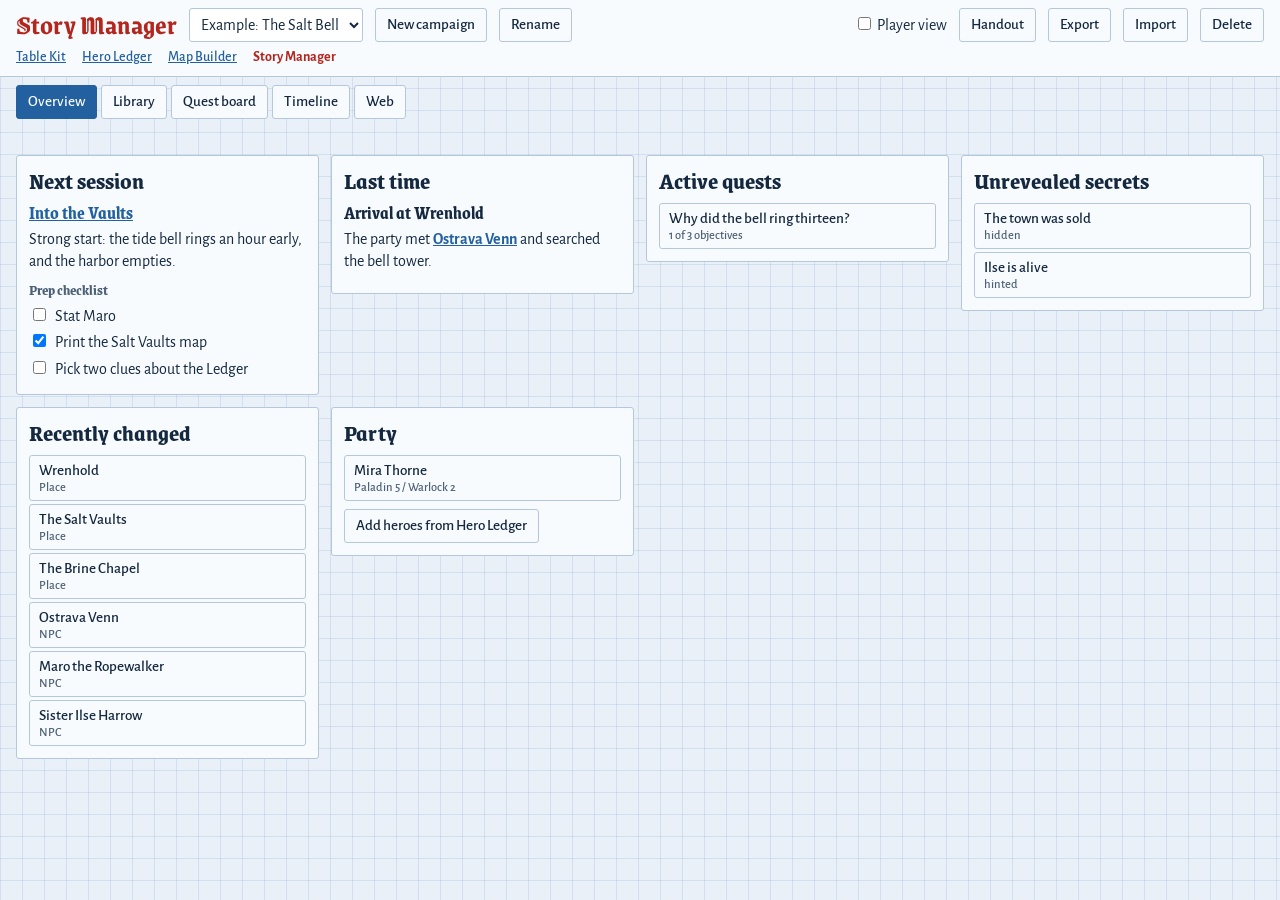
<file: docs/story-manager/index.html>
<!doctype html>
<html lang="en"><head><meta charset="utf-8"><meta name="viewport" content="width=device-width,initial-scale=1,viewport-fit=cover">
<title>Story Manager</title>
<meta name="description" content="A linked campaign notebook for sessions, quests, NPCs, places, factions and secrets.">
<link rel="stylesheet" href="https://fonts.googleapis.com/css2?family=Grenze+Gotisch:wght@500;700&family=Grenze:wght@500;700&family=Alegreya+Sans:wght@400;500;700&display=swap">
<link rel="stylesheet" href="../shared.css">
<style>
.top { display:flex; flex-wrap:wrap; gap:6px 12px; align-items:center; padding:8px 16px; background:var(--card); border-bottom:1px solid var(--line); position:sticky; top:0; z-index:5 }
.top h1 { font-size:1.7rem }
.top select { width:auto; max-width:230px }
.top .grow { flex:1 }
.top .suite { padding:0; font-size:.88rem }
.tabs { display:flex; flex-wrap:wrap; gap:4px; padding:8px 16px 0; max-width:1320px; margin:0 auto }
main { max-width:1320px; margin:0 auto; padding:12px 16px 40px }
#msg { min-height:1.3em; color:var(--soft); font-size:.9rem; padding:0 16px; max-width:1320px; margin:6px auto 0 }
.dash { display:grid; grid-template-columns:repeat(auto-fit,minmax(290px,1fr)); gap:12px; align-items:start }
.lib { display:grid; grid-template-columns:minmax(230px,300px) minmax(0,1fr); gap:12px; align-items:start }
.list { display:flex; flex-direction:column; gap:3px; max-height:calc(100vh - 250px); overflow:auto; margin-top:8px }
.li { display:block; width:100%; text-align:left; justify-content:flex-start; padding:6px 9px; min-height:0 }
.li small { display:block; color:var(--soft); font-size:.78rem }
.li[aria-current="true"] { border:2px solid var(--accent); padding:5px 8px }
.pill { display:inline-block; font-size:.72rem; letter-spacing:.04em; text-transform:uppercase; padding:0 6px; border-radius:2px; background:var(--tint); color:var(--soft); margin-right:4px }
.pill.st-active,.pill.st-next { background:var(--okbg); color:var(--ok) }
.pill.st-failed,.pill.st-dead { background:var(--badbg); color:var(--bad) }
.grid2 { display:grid; grid-template-columns:repeat(auto-fit,minmax(170px,1fr)); gap:8px }
.body { margin-top:6px }
.render p { margin:0 0 8px; overflow-wrap:anywhere }
.render ul { margin:0 0 8px; padding-left:20px }
a.wl { font-weight:700; cursor:pointer }
a.wl.missing { color:var(--bad); font-weight:500; text-decoration-style:dashed }
.gm { border-left:4px solid var(--accent); padding:6px 10px; background:var(--tint); margin-top:8px }
.checks label { display:flex; gap:6px; align-items:flex-start; padding:2px 0 }
.checks input[type=text] { flex:1 }
.board { display:grid; grid-template-columns:repeat(4,minmax(190px,1fr)); gap:10px; overflow-x:auto }
.col { background:var(--card); border:1px solid var(--line); border-radius:3px; padding:8px; min-height:140px }
.col h3 { display:flex; justify-content:space-between }
.qcard { border:1px solid var(--line); border-radius:3px; background:var(--field); padding:6px 8px; margin-top:6px }
.qcard .bar { margin-top:4px }
.qcard button { min-height:28px; padding:2px 7px; font-size:.82rem }
.tl { list-style:none; margin:0; padding:0 0 0 16px; border-left:3px solid var(--line) }
.tl li { position:relative; padding:0 0 12px 8px }
.tl li::before { content:""; position:absolute; left:-24px; top:6px; width:13px; height:13px; background:var(--accent); transform:rotate(45deg) }
.web { width:100%; height:min(70vh,680px); display:block; background:var(--card); border:1px solid var(--line); border-radius:3px; touch-action:none }
.web text { font:600 12px var(--body); fill:var(--ink); paint-order:stroke; stroke:var(--card); stroke-width:3px; pointer-events:none }
.web line { stroke:var(--line); stroke-width:1.4 }
.web circle { stroke:var(--card); stroke-width:2; cursor:pointer }
.legend { display:flex; flex-wrap:wrap; gap:4px 12px; font-size:.85rem; margin:0 0 8px }
.dot { display:inline-block; width:11px; height:11px; border-radius:50%; margin-right:4px; vertical-align:-1px }
body.pv .gmonly { display:none !important }
@media (max-width:800px) { .lib { grid-template-columns:minmax(0,1fr) } .list { max-height:230px } .board { grid-template-columns:repeat(4,minmax(200px,1fr)) } }
@media print { .top,.tabs,#msg,.noprint { display:none !important } body { background:#fff } }
</style></head>
<body>
<header class="top">
  <h1>Story Manager</h1>
  <select id="pick" aria-label="Open a campaign"></select>
  <button id="newc">New campaign</button>
  <button id="renc">Rename</button>
  <span class="grow"></span>
  <label title="Hide GM notes and secret entries while screen-sharing"><input type="checkbox" id="pv"> Player view</label>
  <button id="handout">Handout</button>
  <button id="exp">Export</button>
  <button id="imp">Import</button>
  <button id="delc">Delete</button>
  <input id="file" type="file" accept=".json,application/json" hidden>
  <nav class="suite" aria-label="Table Kit"><a href="../">Table Kit</a><a href="../hero-ledger/">Hero Ledger</a><a href="../map-builder/">Map Builder</a><b>Story Manager</b></nav>
</header>
<nav class="tabs" id="tabs" aria-label="Views"></nav>
<div id="msg" role="status"></div>
<main id="main"></main>
<script>
"use strict";
const LS = "tablekit-story", $ = (i) => document.getElementById(i);
const lsGet = (k, d) => { try { return JSON.parse(localStorage.getItem(k)) ?? d; } catch { return d; } };
const say = (t) => { $("msg").textContent = t; };
const uid = () => "e" + Date.now().toString(36) + Math.random().toString(36).slice(2, 6);
// Builds DOM with textContent only, so nothing from an imported file can run as markup.
function h(tag, attrs, ...kids) {
  const el = document.createElement(tag);
  for (const [k, v] of Object.entries(attrs || {})) {
    if (v === undefined || v === null || v === false) continue;
    if (k.startsWith("on")) el[k] = v; else if (k === "class") el.className = v; else if (k === "value") el.value = v; else if (k === "checked") el.checked = !!v; else el.setAttribute(k, v === true ? "" : v);
  }
  for (const c of kids.flat()) if (c !== null && c !== undefined && c !== false) el.append(c);
  return el;
}
const TYPES = {
  session: { n: "Session", p: "Sessions", color: "#b3261e", status: ["planned", "next", "played"], fields: [["num", "Number", "number"], ["date", "Real date", "date"], ["when", "In-world date (number of days)", "number"]], checks: "Prep checklist" },
  quest: { n: "Quest", p: "Quests", color: "#b86f12", status: ["rumored", "active", "done", "failed"], fields: [["giver", "Given by", "link"], ["reward", "Reward", "text"]], checks: "Objectives" },
  npc: { n: "NPC", p: "NPCs", color: "#23609f", status: ["alive", "dead", "missing", "unknown"], fields: [["role", "Role", "text"], ["place", "Usually found at", "link"], ["faction", "Faction", "link"], ["attitude", "Attitude to party", "select", ["ally", "friendly", "neutral", "wary", "hostile"]], ["voice", "Voice or quirk", "text"]] },
  pc: { n: "Player character", p: "Party", color: "#1e6b2b", status: ["active", "away", "retired", "dead"], fields: [["player", "Played by", "text"], ["summary", "Class and level", "text"], ["goal", "Goal or bond", "text"]] },
  place: { n: "Place", p: "Places", color: "#3f8f7a", status: [], fields: [["parent", "Inside", "link"], ["map", "Map", "map"]] },
  faction: { n: "Faction", p: "Factions", color: "#7a3fa0", status: ["active", "fallen", "hidden"], fields: [["goal", "Goal", "text"], ["attitude", "Attitude to party", "select", ["ally", "friendly", "neutral", "wary", "hostile"]]] },
  item: { n: "Item", p: "Items", color: "#8c6239", status: [], fields: [["holder", "Held by", "link"]] },
  lore: { n: "Lore", p: "Lore", color: "#5d6b7a", status: [], fields: [] },
  secret: { n: "Secret", p: "Secrets", color: "#222f3e", status: ["hidden", "hinted", "revealed"], fields: [["about", "About", "link"]], gm: true },
  event: { n: "Event", p: "Events", color: "#a3365f", status: [], fields: [["when", "In-world date (number of days)", "number"]] },
};
const VIEWS = [["home", "Overview"], ["library", "Library"], ["quests", "Quest board"], ["timeline", "Timeline"], ["web", "Web"]];

function entry(type, title, o = {}) { return { id: uid(), type, title, status: TYPES[type].status[0] || "", body: "", gm: "", tags: [], fields: {}, checks: [], updated: Date.now(), ...o }; }
function example() {
  const c = { id: uid(), name: "Example: The Salt Bell", calendarNote: "Day 1 is the morning the party reaches Wrenhold.", entries: [] }, add = (...a) => { const e = entry(...a); c.entries.push(e); return e; };
  add("place", "Wrenhold", { body: "A salt-mining port built on stilts over grey tidal flats. Everyone keeps time by [[The Salt Bell]]." });
  add("place", "The Salt Vaults", { fields: { parent: "Wrenhold" }, body: "Worked-out mine galleries under the harbor, sealed for a generation." });
  add("place", "The Brine Chapel", { fields: { parent: "The Salt Vaults" }, body: "A drowned shrine at the deepest level. The bell's twin hangs here." });
  add("npc", "Ostrava Venn", { fields: { role: "Harbormaster", place: "Wrenhold", faction: "The Tidewardens", attitude: "friendly", voice: "Counts things under their breath" }, body: "Hired the party. Fair, tired, and frightened of the tide tables.", gm: "Has been paying [[Maro the Ropewalker]] to keep the Vaults shut." });
  add("npc", "Maro the Ropewalker", { fields: { role: "Smuggler", place: "The Salt Vaults", faction: "The Quiet Tally", attitude: "wary", voice: "Never stands on the floor if a beam will do" }, body: "Knows every gallery in [[The Salt Vaults]]. Will trade routes for favors." });
  add("npc", "Sister Ilse Harrow", { status: "missing", fields: { role: "Bell-ringer", place: "Wrenhold" }, body: "Vanished the night [[The Salt Bell]] rang thirteen." });
  add("faction", "The Tidewardens", { fields: { goal: "Keep the harbor open at any cost", attitude: "friendly" }, body: "Wrenhold's port authority. Led by [[Ostrava Venn]]." });
  add("faction", "The Quiet Tally", { status: "hidden", fields: { goal: "Ring the twin bell and call in an old debt", attitude: "hostile" }, body: "Rumored guild of debt collectors. Nobody admits to owing them." });
  add("item", "The Salt Bell", { fields: { holder: "Wrenhold" }, body: "Harbor bell cast from mine salt and iron. Never rings by itself." });
  add("item", "Tide Ledger", { fields: { holder: "Maro the Ropewalker" }, body: "Water-stained record of what [[The Quiet Tally]] is owed." });
  add("lore", "The Thirteenth Toll", { body: "Old miners say a thirteenth toll means the sea has come to collect." });
  add("secret", "The town was sold", { status: "hidden", fields: { about: "Wrenhold" }, body: "The founders pledged Wrenhold itself to [[The Quiet Tally]] in exchange for the salt seam.", gm: "Reveal through the [[Tide Ledger]]." });
  add("secret", "Ilse is alive", { status: "hinted", fields: { about: "Sister Ilse Harrow" }, body: "She is ringing the twin bell in [[The Brine Chapel]] to hold back the debt." });
  add("quest", "Why did the bell ring thirteen?", { status: "active", fields: { giver: "Ostrava Venn", reward: "300 gp and harbor rights" }, body: "Find out what happened the night [[Sister Ilse Harrow]] vanished.", checks: [{ t: "Search the bell tower", d: true }, { t: "Find a way into the Vaults", d: false }, { t: "Reach the Brine Chapel", d: false }] });
  add("quest", "Maro's favor", { status: "rumored", fields: { giver: "Maro the Ropewalker", reward: "A safe route through the Vaults" }, body: "Steal back the [[Tide Ledger]] copy held by the Tidewardens." });
  add("pc", "Mira Thorne", { fields: { player: "Example", summary: "Paladin 5 / Warlock 2", goal: "Find who holds her patron's debt" } });
  add("event", "The founders' pledge", { fields: { when: -21900 }, body: "[[Wrenhold]] is founded on a bargain." });
  add("event", "The thirteenth toll", { fields: { when: -3 }, body: "[[The Salt Bell]] rings thirteen and [[Sister Ilse Harrow]] disappears." });
  add("session", "Arrival at Wrenhold", { status: "played", fields: { num: 1, when: 1 }, body: "The party met [[Ostrava Venn]] and searched the bell tower.", gm: "Plant the wet footprints on the stairs." });
  add("session", "Into the Vaults", { status: "next", fields: { num: 2, when: 3 }, body: "Strong start: the tide bell rings an hour early, and the harbor empties.", checks: [{ t: "Stat Maro", d: false }, { t: "Print the Salt Vaults map", d: true }, { t: "Pick two clues about the Ledger", d: false }] });
  return c;
}
function validCampaign(c) {
  if (!c || typeof c !== "object" || !Array.isArray(c.entries)) return null;
  const str = (v, n) => String(v ?? "").slice(0, n);
  return { id: typeof c.id === "string" ? c.id.slice(0, 40) : uid(), name: str(c.name, 100) || "Imported campaign", calendarNote: str(c.calendarNote, 300),
    entries: c.entries.slice(0, 5000).filter((e) => e && TYPES[e.type] && e.title).map((e) => {
      const fields = {}; if (e.fields && typeof e.fields === "object") for (const [k, , kind] of TYPES[e.type].fields) if (e.fields[k] !== undefined && e.fields[k] !== "") fields[k] = kind === "number" ? (isFinite(+e.fields[k]) ? +e.fields[k] : "") : str(e.fields[k], 300);
      return { id: typeof e.id === "string" ? e.id.slice(0, 40) : uid(), type: e.type, title: str(e.title, 120), status: TYPES[e.type].status.includes(e.status) ? e.status : TYPES[e.type].status[0] || "", body: str(e.body, 50000), gm: str(e.gm, 50000), tags: Array.isArray(e.tags) ? e.tags.slice(0, 30).map((t) => str(t, 40)) : [], fields, checks: Array.isArray(e.checks) ? e.checks.slice(0, 200).map((k) => ({ t: str(k?.t, 300), d: !!k?.d })) : [], updated: +e.updated || Date.now() };
    }) };
}

let store = lsGet(LS, []).map(validCampaign).filter(Boolean), camp = null, view = "home", openId = null, filter = "all", q = "", confirmDelC = false, editing = false, saveT = 0;
const entries = () => camp.entries.filter((e) => !(playerView() && (TYPES[e.type].gm && e.status !== "revealed")));
const playerView = () => $("pv").checked;
const byTitle = (t) => camp.entries.find((e) => e.title.toLowerCase() === String(t).trim().toLowerCase());
const save = () => { clearTimeout(saveT); saveT = setTimeout(() => { try { localStorage.setItem(LS, JSON.stringify(store)); localStorage.setItem(LS + "-current", JSON.stringify(camp.id)); } catch { say("This browser's storage is full, so changes were not saved. Export your campaign."); } }, 200); };
const linksIn = (e) => { const out = new Set(), rx = /\[\[([^\]\n]{1,120})\]\]/g; let m; for (const s of [e.body, playerView() ? "" : e.gm]) while ((m = rx.exec(s || ""))) out.add(m[1].trim().toLowerCase()); for (const [k, , kind] of TYPES[e.type].fields) if (kind === "link" && e.fields[k]) out.add(String(e.fields[k]).trim().toLowerCase()); return out; };
const backlinks = (e) => entries().filter((x) => x !== e && linksIn(x).has(e.title.toLowerCase()));
const go = (id, v = "library") => { openId = id; view = v; editing = false; render(); scrollTo(0, 0); };

function rich(text, into) {
  const inline = (s, el) => {
    const rx = /\[\[([^\]\n]{1,120})\]\]|\*\*([^*\n]+)\*\*/g; let last = 0, m;
    while ((m = rx.exec(s))) {
      if (m.index > last) el.append(s.slice(last, m.index));
      if (m[2]) el.append(h("b", null, m[2]));
      else { const t = m[1].trim(), tgt = byTitle(t), hidden = tgt && playerView() && TYPES[tgt.type].gm && tgt.status !== "revealed";
        if (hidden) el.append(t);
        else if (tgt) el.append(h("a", { class: "wl", href: "#" + tgt.id, onclick: (e) => { e.preventDefault(); go(tgt.id); } }, tgt.title));
        else el.append(h("a", { class: "wl missing", href: "#", title: "Not written yet. Click to create it.", onclick: (e) => { e.preventDefault(); const n = entry("lore", t); camp.entries.push(n); save(); editing = true; openId = n.id; view = "library"; render(); } }, t)); }
      last = rx.lastIndex;
    }
    if (last < s.length) el.append(s.slice(last));
  };
  let ul = null;
  String(text || "").split(/\n/).forEach((ln) => {
    if (/^\s*[-*]\s+/.test(ln)) { if (!ul) { ul = h("ul"); into.append(ul); } const li = h("li"); inline(ln.replace(/^\s*[-*]\s+/, ""), li); ul.append(li); return; }
    ul = null; if (ln.trim()) { const p = h("p"); inline(ln, p); into.append(p); }
  });
  return into;
}
const pill = (s) => s ? h("span", { class: "pill st-" + s }, s) : null;
const dayLabel = (d) => (d === undefined || d === "" ? "" : d > 0 ? "Day " + d : d === 0 ? "Day 0" : `${-d} day${d === -1 ? "" : "s"} before day 0`);

/* ---------- views ---------- */
function renderHome() {
  const all = entries(), next = all.filter((e) => e.type === "session" && e.status !== "played").sort((a, b) => (a.fields.num ?? 1e9) - (b.fields.num ?? 1e9))[0];
  const last = all.filter((e) => e.type === "session" && e.status === "played").sort((a, b) => (b.fields.num ?? 0) - (a.fields.num ?? 0))[0];
  const act = all.filter((e) => e.type === "quest" && e.status === "active"), sec = camp.entries.filter((e) => e.type === "secret" && e.status !== "revealed");
  const list = (arr, sub) => arr.length ? h("div", { class: "list", style: "max-height:none" }, arr.map((e) => h("button", { class: "li", onclick: () => go(e.id) }, e.title, sub && h("small", null, sub(e))))) : h("p", { class: "muted" }, "Nothing yet.");
  const empty = !camp.entries.length;
  const blankCards = () => h("div", { class: "card" }, h("h2", null, "A blank campaign"), h("p", null, "Start with your next session, or a person or place the story turns on. Link entries by writing a title in double brackets, like [[Wrenhold]]."), h("div", { class: "bar" }, ["session", "npc", "place", "quest"].map((t) => h("button", { onclick: () => create(t) }, "Add " + TYPES[t].n.toLowerCase()))));
  return h("div", { class: "dash" }, empty ? blankCards() : [
    h("section", { class: "card" }, h("h2", null, "Next session"), next ? [h("h3", null, h("a", { class: "wl", href: "#", onclick: (e) => { e.preventDefault(); go(next.id); } }, next.title)), rich(next.body, h("div", { class: "render" })), checksView(next, true)] : h("div", null, h("p", { class: "muted" }, "No session planned."), h("button", { onclick: () => create("session") }, "Plan one"))),
    last && h("section", { class: "card" }, h("h2", null, "Last time"), h("h3", null, last.title), rich(last.body, h("div", { class: "render" }))),
    h("section", { class: "card" }, h("h2", null, "Active quests"), list(act, (e) => { const d = e.checks.filter((k) => k.d).length; return e.checks.length ? `${d} of ${e.checks.length} objectives` : ""; })),
    !playerView() && h("section", { class: "card" }, h("h2", null, "Unrevealed secrets"), list(sec, (e) => e.status)),
    h("section", { class: "card" }, h("h2", null, "Recently changed"), list([...all].sort((a, b) => b.updated - a.updated).slice(0, 6), (e) => TYPES[e.type].n)),
    h("section", { class: "card" }, h("h2", null, "Party"), list(all.filter((e) => e.type === "pc"), (e) => e.fields.summary || ""), h("div", { class: "bar noprint", style: "margin-top:8px" }, h("button", { onclick: importHeroes }, "Add heroes from Hero Ledger"))),
  ]);
}
function checksView(e, compact) {
  if (!TYPES[e.type].checks) return null;
  if (compact && !e.checks.length) return null;
  const box = h("div", { class: "checks" }, h("h3", { style: compact ? "font-size:.95rem;color:var(--soft)" : "" }, TYPES[e.type].checks));
  e.checks.forEach((k) => box.append(h("label", null, h("input", { type: "checkbox", checked: k.d, onchange: (ev) => { k.d = ev.target.checked; touch(e); render(); } }), k.t)));
  return box;
}
function touch(e) { e.updated = Date.now(); save(); }
function create(type) { const base = "New " + TYPES[type].n.toLowerCase(); let t = base, i = 2; while (byTitle(t)) t = `${base} ${i++}`; const e = entry(type, t); if (type === "session") e.fields.num = Math.max(0, ...camp.entries.filter((x) => x.type === "session").map((x) => +x.fields.num || 0)) + 1; camp.entries.push(e); save(); openId = e.id; view = "library"; editing = true; render(); setTimeout(() => { const i2 = $("e-title"); i2?.focus(); i2?.select(); }, 0); }
function matches(e) { if (filter !== "all" && e.type !== filter) return false; if (!q) return true; const n = q.toLowerCase(); return [e.title, e.body, playerView() ? "" : e.gm, e.tags.join(" "), Object.values(e.fields).join(" ")].some((s) => String(s).toLowerCase().includes(n)); }
function renderLibrary() {
  const all = entries().filter(matches).sort((a, b) => a.title.localeCompare(b.title));
  const si = h("input", { type: "search", id: "search", placeholder: "Search everything", "aria-label": "Search", value: q, oninput: (e) => { q = e.target.value; renderListOnly(); } });
  const sf = h("select", { "aria-label": "Filter by type", onchange: (e) => { filter = e.target.value; renderListOnly(); } }, new Option("All types", "all"), Object.entries(TYPES).filter(([, t]) => !(t.gm && playerView())).map(([k, t]) => new Option(t.p, k))); sf.value = filter;
  const addSel = h("select", { "aria-label": "Add an entry", class: "noprint", onchange: (e) => { if (e.target.value) create(e.target.value); } }, new Option("+ Add entry", ""), Object.entries(TYPES).map(([k, t]) => new Option(t.n, k)));
  const list = h("div", { class: "list", id: "elist" }); fillList(list, all);
  const open = entries().find((e) => e.id === openId);
  return h("div", { class: "lib" }, h("aside", { class: "card" }, addSel, h("div", { style: "height:6px" }), si, h("div", { style: "height:6px" }), sf, list),
    h("section", { class: "card", id: "detail" }, open ? (editing && !playerView() ? editor(open) : reader(open)) : h("p", { class: "muted" }, "Choose an entry to read it.")));
}
function fillList(list, arr) { list.innerHTML = ""; if (!arr.length) list.append(h("p", { class: "muted" }, "No entries match.")); arr.forEach((e) => list.append(h("button", { class: "li", "aria-current": e.id === openId ? "true" : null, onclick: () => go(e.id) }, e.title, h("small", null, TYPES[e.type].n + (e.status ? ", " + e.status : ""))))); }
function renderListOnly() { fillList($("elist"), entries().filter(matches).sort((a, b) => a.title.localeCompare(b.title))); }
function reader(e) {
  const T = TYPES[e.type], fld = [];
  for (const [k, label, kind] of T.fields) {
    const v = e.fields[k]; if (v === undefined || v === "") continue; let val;
    if (kind === "link") { val = h("span", { class: "render" }); rich(`[[${v}]]`, val); val = val.firstChild; val.style.margin = 0; val.style.display = "inline"; }
    else if (kind === "map") { const m = mapsList().find((x) => x.id === v); val = m ? h("a", { href: "../map-builder/#" + encodeURIComponent(m.id) }, m.name) : "Map not found in this browser"; }
    else if (k === "when") val = dayLabel(v); else val = String(v);
    fld.push(h("div", null, h("small", { class: "muted", style: "display:block" }, label), val));
  }
  const back = backlinks(e), inside = entries().filter((x) => x.type === "place" && x.fields.parent && x.fields.parent.toLowerCase() === e.title.toLowerCase());
  return h("article", null,
    h("div", { class: "bar", style: "justify-content:space-between" }, h("h2", { style: "margin:0;color:var(--accent)" }, e.title), !playerView() && h("button", { class: "noprint", onclick: () => { editing = true; render(); } }, "Edit")),
    h("p", { style: "margin:2px 0 8px" }, h("span", { class: "pill" }, T.n), pill(e.status), e.tags.map((t) => h("span", { class: "pill" }, "#" + t))),
    fld.length && h("div", { class: "grid2", style: "margin-bottom:10px" }, fld),
    rich(e.body, h("div", { class: "render body" })),
    checksView(e, false),
    !playerView() && e.gm && h("div", { class: "gm gmonly" }, h("h3", null, "GM notes"), rich(e.gm, h("div", { class: "render" }))),
    inside.length ? h("div", { style: "margin-top:10px" }, h("h3", null, "Places inside"), inside.map((x, i) => [i ? ", " : "", h("a", { class: "wl", href: "#", onclick: (ev) => { ev.preventDefault(); go(x.id); } }, x.title)])) : null,
    h("div", { style: "margin-top:10px" }, h("h3", null, "Linked from"), back.length ? back.map((x, i) => [i ? ", " : "", h("a", { class: "wl", href: "#", onclick: (ev) => { ev.preventDefault(); go(x.id); } }, x.title)]) : h("span", { class: "muted" }, "Nothing links here yet.")));
}
const mapsList = () => { const m = lsGet("tablekit-maps", []); return Array.isArray(m) ? m.filter((x) => x && typeof x.id === "string").map((x) => ({ id: x.id, name: String(x.name ?? "Map") })) : []; };
function editor(e) {
  const T = TYPES[e.type], titles = [...new Set(camp.entries.filter((x) => x !== e).map((x) => x.title))].sort();
  const dlId = "titles-dl", update = (fn) => { fn(); touch(e); };
  const fields = T.fields.map(([k, label, kind, opts]) => {
    const cur = e.fields[k] ?? ""; let c;
    const set = (v) => update(() => { if (v === "" || v === undefined) delete e.fields[k]; else e.fields[k] = v; });
    if (kind === "select") { c = h("select", { onchange: (ev) => set(ev.target.value) }, new Option("", ""), opts.map((o) => new Option(o, o))); c.value = cur; }
    else if (kind === "map") { const ms = mapsList(); c = h("select", { onchange: (ev) => set(ev.target.value) }, new Option(ms.length ? "No map" : "No maps in this browser yet", ""), ms.map((m) => new Option(m.name, m.id))); c.value = cur; }
    else if (kind === "link") c = h("input", { type: "text", list: dlId, value: cur, onchange: (ev) => set(ev.target.value.trim().slice(0, 120)) });
    else if (kind === "number") c = h("input", { type: "number", value: cur, onchange: (ev) => set(ev.target.value === "" ? "" : +ev.target.value) });
    else if (kind === "date") c = h("input", { type: "date", value: cur, onchange: (ev) => set(ev.target.value) });
    else c = h("input", { type: "text", value: cur, onchange: (ev) => set(ev.target.value.slice(0, 300)) });
    return h("label", { class: "f" }, label, c);
  });
  const rename = (ev) => { const v = ev.target.value.trim().slice(0, 120); if (!v) { ev.target.value = e.title; return; } const other = byTitle(v); if (other && other !== e) { say(`Another entry is already called ${other.title}. Titles must be different so links work.`); ev.target.value = e.title; return; } const old = e.title; if (old === v) return; const rx = new RegExp("\\[\\[\\s*" + old.replace(/[.*+?^${}()|[\]\\]/g, "\\$&") + "\\s*\\]\\]", "gi"); let n = 0;
    camp.entries.forEach((x) => { for (const f of ["body", "gm"]) x[f] = x[f].replace(rx, () => { n++; return `[[${v}]]`; }); for (const [k, , kind] of TYPES[x.type].fields) if (kind === "link" && String(x.fields[k] ?? "").toLowerCase() === old.toLowerCase()) { x.fields[k] = v; n++; } }); e.title = v; touch(e); if (n) say(`Renamed and updated ${n} link${n === 1 ? "" : "s"}.`); };
  const checks = T.checks ? h("div", { class: "checks", style: "margin-top:8px" }, h("h3", null, T.checks), e.checks.map((k, i) => h("label", null, h("input", { type: "checkbox", checked: k.d, onchange: (ev) => { k.d = ev.target.checked; touch(e); } }), h("input", { type: "text", value: k.t, "aria-label": "Item text", onchange: (ev) => { k.t = ev.target.value.slice(0, 300); touch(e); } }), h("button", { "aria-label": "Remove item", onclick: (ev) => { ev.preventDefault(); e.checks.splice(i, 1); touch(e); render(); } }, "x"))), h("button", { onclick: () => { e.checks.push({ t: "", d: false }); touch(e); render(); } }, "Add item")) : null;
  let confirmDel = false;
  return h("div", null,
    h("datalist", { id: dlId }, titles.map((t) => h("option", { value: t }))),
    h("div", { class: "bar", style: "justify-content:space-between;margin-bottom:8px" }, h("span", { class: "pill" }, T.n), h("div", { class: "bar" }, h("button", { class: "primary", onclick: () => { editing = false; render(); } }, "Done"), h("button", { onclick: (ev) => { if (!confirmDel) { confirmDel = true; ev.target.textContent = "Really delete?"; return; } camp.entries = camp.entries.filter((x) => x !== e); openId = null; editing = false; save(); render(); say("Deleted " + e.title + "."); } }, "Delete"))),
    h("div", { class: "grid2" }, h("label", { class: "f", style: "grid-column:1/-1" }, "Title", h("input", { type: "text", id: "e-title", value: e.title, onchange: rename })),
      T.status.length ? h("label", { class: "f" }, "Status", (() => { const s = h("select", { onchange: (ev) => update(() => { e.status = ev.target.value; }) }, T.status.map((o) => new Option(o, o))); s.value = e.status; return s; })()) : null,
      fields, h("label", { class: "f" }, "Tags, separated by commas", h("input", { type: "text", value: e.tags.join(", "), onchange: (ev) => update(() => { e.tags = ev.target.value.split(",").map((t) => t.trim().slice(0, 40)).filter(Boolean).slice(0, 30); }) }))),
    h("label", { class: "f", style: "margin-top:8px" }, T.gm ? "The secret" : "What players can know", h("textarea", { rows: 7, value: e.body, oninput: (ev) => { e.body = ev.target.value.slice(0, 50000); touch(e); } })),
    h("p", { class: "muted", style: "font-size:.85rem;margin:2px 0 6px" }, "Link with [[Title]]. Use **bold** and - for lists."),
    h("label", { class: "f" }, "GM notes (never shown in Player view or handouts)", h("textarea", { rows: 4, value: e.gm, oninput: (ev) => { e.gm = ev.target.value.slice(0, 50000); touch(e); } })),
    checks);
}
function renderQuests() {
  const cols = TYPES.quest.status, all = entries().filter((e) => e.type === "quest");
  return h("div", null, h("div", { class: "bar noprint", style: "margin-bottom:8px" }, !playerView() && h("button", { onclick: () => create("quest") }, "Add quest")),
    h("div", { class: "board" }, cols.map((st, ci) => { const list = all.filter((e) => e.status === st); return h("section", { class: "col" }, h("h3", null, st[0].toUpperCase() + st.slice(1), h("span", { class: "muted" }, String(list.length))), list.map((e) => { const d = e.checks.filter((k) => k.d).length; return h("div", { class: "qcard" }, h("a", { class: "wl", href: "#", onclick: (ev) => { ev.preventDefault(); go(e.id); } }, e.title), e.checks.length ? h("div", null, h("small", { class: "muted" }, `${d} of ${e.checks.length} objectives`)) : null, e.fields.reward ? h("div", null, h("small", { class: "muted" }, "Reward: " + e.fields.reward)) : null, !playerView() && h("div", { class: "bar noprint" }, ci > 0 && h("button", { "aria-label": "Move " + e.title + " to " + cols[ci - 1], onclick: () => { e.status = cols[ci - 1]; touch(e); render(); } }, "← " + cols[ci - 1]), ci < cols.length - 1 && h("button", { "aria-label": "Move " + e.title + " to " + cols[ci + 1], onclick: () => { e.status = cols[ci + 1]; touch(e); render(); } }, cols[ci + 1] + " →"))); })); })));
}
function renderTimeline() {
  const dated = entries().filter((e) => e.fields.when !== undefined && e.fields.when !== "").sort((a, b) => a.fields.when - b.fields.when);
  return h("div", { class: "card" }, h("h2", null, "Timeline"), camp.calendarNote ? h("p", { class: "muted" }, camp.calendarNote) : null,
    !playerView() && h("label", { class: "f noprint", style: "max-width:520px;margin-bottom:12px" }, "Calendar note", h("input", { type: "text", value: camp.calendarNote || "", onchange: (e) => { camp.calendarNote = e.target.value.slice(0, 300); save(); } })),
    dated.length ? h("ol", { class: "tl" }, dated.map((e) => h("li", null, h("small", { class: "muted" }, dayLabel(e.fields.when) + " · " + TYPES[e.type].n), h("div", null, h("a", { class: "wl", href: "#", onclick: (ev) => { ev.preventDefault(); go(e.id); } }, e.title)), rich(e.body.split("\n")[0], h("div", { class: "render" }))))) : h("p", { class: "muted" }, "Sessions and events with an in-world day appear here."),
    !playerView() && h("button", { class: "noprint", onclick: () => create("event") }, "Add event"));
}
function renderWeb() {
  const all = entries(), N = all.map((e, i) => ({ e, x: 400 + 260 * Math.cos(i * 2.4) * Math.sqrt((i + 1) / all.length), y: 300 + 220 * Math.sin(i * 2.4) * Math.sqrt((i + 1) / all.length), vx: 0, vy: 0 })), ix = new Map(all.map((e, i) => [e.title.toLowerCase(), i])), L = [];
  N.forEach((n, i) => linksIn(n.e).forEach((t) => { const j = ix.get(t); if (j !== undefined && j !== i && !L.some((l) => (l[0] === j && l[1] === i) || (l[0] === i && l[1] === j))) L.push([i, j]); }));
  // A fixed number of force steps on load, so the same notes give the same layout and nothing moves while you read.
  for (let s = 0; s < 260; s++) { const k = 1 - s / 260;
    for (let i = 0; i < N.length; i++) for (let j = i + 1; j < N.length; j++) { const a = N[i], b = N[j]; let dx = a.x - b.x, dy = a.y - b.y, d2 = dx * dx + dy * dy || 1; const f = 14000 / d2; a.vx += dx * f / Math.sqrt(d2); a.vy += dy * f / Math.sqrt(d2); b.vx -= dx * f / Math.sqrt(d2); b.vy -= dy * f / Math.sqrt(d2); }
    L.forEach(([i, j]) => { const a = N[i], b = N[j], dx = b.x - a.x, dy = b.y - a.y, f = (Math.hypot(dx, dy) - 130) * .03; a.vx += dx / (Math.hypot(dx, dy) || 1) * f * 3; a.vy += dy / (Math.hypot(dx, dy) || 1) * f * 3; b.vx -= dx / (Math.hypot(dx, dy) || 1) * f * 3; b.vy -= dy / (Math.hypot(dx, dy) || 1) * f * 3; });
    N.forEach((n) => { n.vx += (400 - n.x) * .008; n.vy += (300 - n.y) * .008; n.x += Math.max(-12, Math.min(12, n.vx)) * k; n.y += Math.max(-12, Math.min(12, n.vy)) * k; n.vx *= .55; n.vy *= .55; }); }
  N.forEach((n) => { n.x = 400 + (n.x - 400) * 1.7; });
  const xs = N.map((n) => n.x), ys = N.map((n) => n.y), pad = 70, minX = Math.min(800, ...xs) - pad, maxX = Math.max(0, ...xs) + pad, minY = Math.min(600, ...ys) - pad, maxY = Math.max(0, ...ys) + pad;
  const NS = "http://www.w3.org/2000/svg", S = (t, a, ...k) => { const el = document.createElementNS(NS, t); for (const [x, v] of Object.entries(a)) el.setAttribute(x, v); el.append(...k); return el; };
  const svg = S("svg", { class: "web", viewBox: `${minX} ${minY} ${maxX - minX} ${maxY - minY}`, role: "img", "aria-label": "Web of links between entries" });
  L.forEach(([i, j]) => svg.append(S("line", { x1: N[i].x, y1: N[i].y, x2: N[j].x, y2: N[j].y })));
  N.forEach((n) => { const deg = L.filter((l) => all[l[0]] === n.e || all[l[1]] === n.e).length, c = S("circle", { cx: n.x, cy: n.y, r: 7 + Math.min(9, deg * 1.4), fill: TYPES[n.e.type].color }); c.append(S("title", {}, n.e.title)); c.addEventListener("click", () => go(n.e.id)); svg.append(c, S("text", { x: n.x, y: n.y + 24 + Math.min(6, deg), "text-anchor": "middle" }, n.e.title)); });
  return h("div", null, h("div", { class: "legend" }, Object.entries(TYPES).filter(([k, t]) => !(t.gm && playerView()) && all.some((e) => e.type === k)).map(([, t]) => h("span", null, h("span", { class: "dot", style: `background:${t.color}` }), t.p))), all.length ? svg : h("p", { class: "muted" }, "Add entries and link them to see the web."));
}
function render() {
  document.body.classList.toggle("pv", playerView());
  const p = $("pick"); p.innerHTML = ""; store.forEach((c) => p.append(new Option(c.name, c.id))); p.value = camp.id;
  $("tabs").innerHTML = ""; VIEWS.forEach(([k, n]) => $("tabs").append(h("button", { "aria-pressed": String(view === k), onclick: () => { view = k; render(); } }, n)));
  const m = $("main"); m.innerHTML = "";
  m.append({ home: renderHome, library: renderLibrary, quests: renderQuests, timeline: renderTimeline, web: renderWeb }[view]());
}
function importHeroes() {
  const roster = lsGet("hero-ledger-roster", []); if (!Array.isArray(roster) || !roster.length) { say("No saved heroes in this browser. Save one in Hero Ledger first."); return; }
  let n = 0; roster.forEach((r) => { if (!r || !r.name || byTitle(r.name)) return; const cls = Array.isArray(r.classes) ? r.classes.filter((c) => c && c.cls).map((c) => `${c.cls} ${c.lvl ?? c.level ?? ""}`.trim()).join(" / ") : ""; camp.entries.push(entry("pc", String(r.name).slice(0, 120), { status: "active", fields: { summary: cls.slice(0, 300) } })); n++; });
  save(); render(); say(n ? `Added ${n} hero${n === 1 ? "" : "es"} from Hero Ledger.` : "All your saved heroes are already in this campaign.");
}
function download(text, name, type) { const u = URL.createObjectURL(new Blob([text], { type })), a = document.createElement("a"); a.href = u; a.download = name; document.body.append(a); a.click(); a.remove(); setTimeout(() => URL.revokeObjectURL(u), 1000); }
const safe = (n) => n.replace(/[^\w -]+/g, "").trim() || "campaign";
function handoutText() { // Player-safe: no GM notes, no unrevealed secrets.
  const out = [`# ${camp.name}`, ""];
  for (const [k, T] of Object.entries(TYPES)) {
    const list = camp.entries.filter((e) => e.type === k && !(T.gm && e.status !== "revealed")).sort((a, b) => (a.fields.num ?? 0) - (b.fields.num ?? 0) || a.title.localeCompare(b.title)); if (!list.length) continue;
    out.push(`## ${T.p}`, "");
    list.forEach((e) => { out.push(`### ${e.title}${e.status ? ` (${e.status})` : ""}`); const fl = T.fields.filter(([f, , kind]) => e.fields[f] !== undefined && e.fields[f] !== "" && kind !== "map").map(([f, label]) => `${label}: ${f === "when" ? dayLabel(e.fields[f]) : e.fields[f]}`); if (fl.length) out.push(fl.join("  \n")); if (e.body) out.push("", stripHidden(e.body)); if (e.type === "quest" && e.checks.length) out.push("", ...e.checks.map((c) => `- [${c.d ? "x" : " "}] ${c.t}`)); out.push(""); });
  }
  return out.join("\n");
}
function stripHidden(s) { return s.replace(/\[\[([^\]\n]{1,120})\]\]/g, "$1"); }
function boot() {
  if (!store.length) store.push(validCampaign(example()));
  const cur = lsGet(LS + "-current", null); camp = store.find((c) => c.id === cur) || store[0];
  $("pick").onchange = (e) => { camp = store.find((c) => c.id === e.target.value); openId = null; editing = false; save(); render(); };
  $("newc").onclick = () => { const c = { id: uid(), name: "New campaign", calendarNote: "", entries: [] }; store.push(c); camp = c; view = "home"; openId = null; save(); render(); const n = prompt("Name this campaign", "New campaign"); if (n?.trim()) { c.name = n.trim().slice(0, 100); save(); render(); } };
  $("renc").onclick = () => { const n = prompt("Rename this campaign", camp.name); if (n?.trim()) { camp.name = n.trim().slice(0, 100); save(); render(); } };
  $("pv").onchange = () => { editing = false; if (openId && !entries().some((e) => e.id === openId)) openId = null; render(); say(playerView() ? "Player view is on: GM notes and unrevealed secrets are hidden. Turn it off to edit." : ""); };
  $("exp").onclick = () => { download(JSON.stringify(camp, null, 1), safe(camp.name) + ".json", "application/json"); say("Exported the whole campaign, including GM notes and secrets. Use Handout for anything you give to players."); };
  $("handout").onclick = () => { download(handoutText(), safe(camp.name) + " handout.md", "text/markdown"); say("Saved a handout without GM notes or unrevealed secrets. Secret entries that were revealed are included."); };
  $("imp").onclick = () => $("file").click();
  $("file").onchange = async (e) => { const f = e.target.files[0]; e.target.value = ""; if (!f) return; try { const c = validCampaign(JSON.parse(await f.text())); if (!c) throw 0; c.id = uid(); store.push(c); camp = c; openId = null; view = "home"; save(); render(); say("Imported " + c.name + "."); } catch { say("That file is not a Story Manager export."); } };
  $("delc").onclick = () => { if (!confirmDelC) { confirmDelC = true; $("delc").textContent = "Really delete?"; setTimeout(() => { confirmDelC = false; $("delc").textContent = "Delete"; }, 4000); return; } confirmDelC = false; $("delc").textContent = "Delete"; const name = camp.name; store = store.filter((c) => c !== camp); if (!store.length) store.push({ id: uid(), name: "New campaign", calendarNote: "", entries: [] }); camp = store[0]; openId = null; view = "home"; save(); render(); say("Deleted " + name + "."); };
  save(); render();
}
boot();
</script>
</body></html>
</file>
<file: docs/shared.css>
/* Shared by the Table Kit pages: the same graph-paper sheet as Hero Ledger. */
:root {
  --paper:#e9f0f8; --grid:rgba(47,109,181,.13); --card:#f8fbfe; --ink:#14283f; --soft:#4d6176; --line:#b4c7db; --accent:#b3261e; --accentink:#fff; --field:#fff; --blue:#23609f; --tint:#dfe9f4;
  --ok:#1e6b2b; --okbg:#dcefdc; --bad:#a3211a; --badbg:#f9dcd8;
  --display:"Grenze Gotisch","Palatino Linotype",Georgia,serif; --num:"Grenze",Georgia,serif; --body:"Alegreya Sans","Trebuchet MS",system-ui,sans-serif;
}
@media (prefers-color-scheme: dark) { :root:not([data-theme="light"]) {
  --paper:#0c1826; --grid:rgba(126,170,222,.08); --card:#14243a; --ink:#dde8f4; --soft:#9db1c6; --line:#2e4763; --accent:#f07a70; --accentink:#2a0a07; --field:#0f1e30; --blue:#8ab9ec; --tint:#1c3048;
  --ok:#8bd69a; --okbg:#173522; --bad:#ffa79f; --badbg:#42191a; color-scheme:dark } }
:root[data-theme="dark"] {
  --paper:#0c1826; --grid:rgba(126,170,222,.08); --card:#14243a; --ink:#dde8f4; --soft:#9db1c6; --line:#2e4763; --accent:#f07a70; --accentink:#2a0a07; --field:#0f1e30; --blue:#8ab9ec; --tint:#1c3048;
  --ok:#8bd69a; --okbg:#173522; --bad:#ffa79f; --badbg:#42191a; color-scheme:dark }
* { box-sizing:border-box }
html { -webkit-text-size-adjust:100% }
body { margin:0; background-color:var(--paper); background-image:linear-gradient(var(--grid) 1px,transparent 1px),linear-gradient(90deg,var(--grid) 1px,transparent 1px); background-size:22px 22px; color:var(--ink); font:16px/1.4 var(--body); font-variant-numeric:lining-nums }
a { color:var(--blue) }
h1 { font:700 clamp(2rem,5vw,3rem)/1 var(--display); margin:0; color:var(--accent) }
h2 { font:700 1.5rem/1.1 var(--num); margin:0 0 8px }
h3 { font:700 1.1rem/1.2 var(--num); margin:0 0 4px }
.suite { display:flex; flex-wrap:wrap; gap:4px 16px; padding:8px 16px; font-weight:500; font-size:.95rem }
.suite b { color:var(--accent) }
button,.btn { font:500 .95rem var(--body); color:var(--ink); background:var(--card); border:1px solid var(--line); border-radius:3px; padding:6px 11px; cursor:pointer; min-height:34px; text-decoration:none; display:inline-flex; align-items:center; justify-content:center; gap:6px }
button:hover,.btn:hover { border-color:var(--blue) }
button.primary { background:var(--accent); color:var(--accentink); border-color:var(--accent); font-weight:700 }
button[aria-pressed="true"] { background:var(--blue); color:var(--card); border-color:var(--blue) }
button:disabled { opacity:.5; cursor:default }
:focus-visible { outline:2px solid var(--blue); outline-offset:1px }
select,input[type=text],input[type=number],input[type=search],input[type=date],textarea { width:100%; min-width:0; min-height:34px; font:1rem var(--body); color:var(--ink); background:var(--field); border:1px solid var(--line); border-radius:3px; padding:4px 7px }
textarea { resize:vertical; line-height:1.4 }
label.f { display:block; font-size:.82rem; color:var(--soft) }
label.f > * { margin-top:2px; color:var(--ink) }
.card { background:var(--card); border:1px solid var(--line); border-radius:3px; padding:12px }
.bar { display:flex; flex-wrap:wrap; gap:6px; align-items:center }
.muted { color:var(--soft) }
.sr { position:absolute; width:1px; height:1px; overflow:hidden; clip-path:inset(50%) }
footer { color:var(--soft); font-size:.85rem; padding:16px }
</file>
